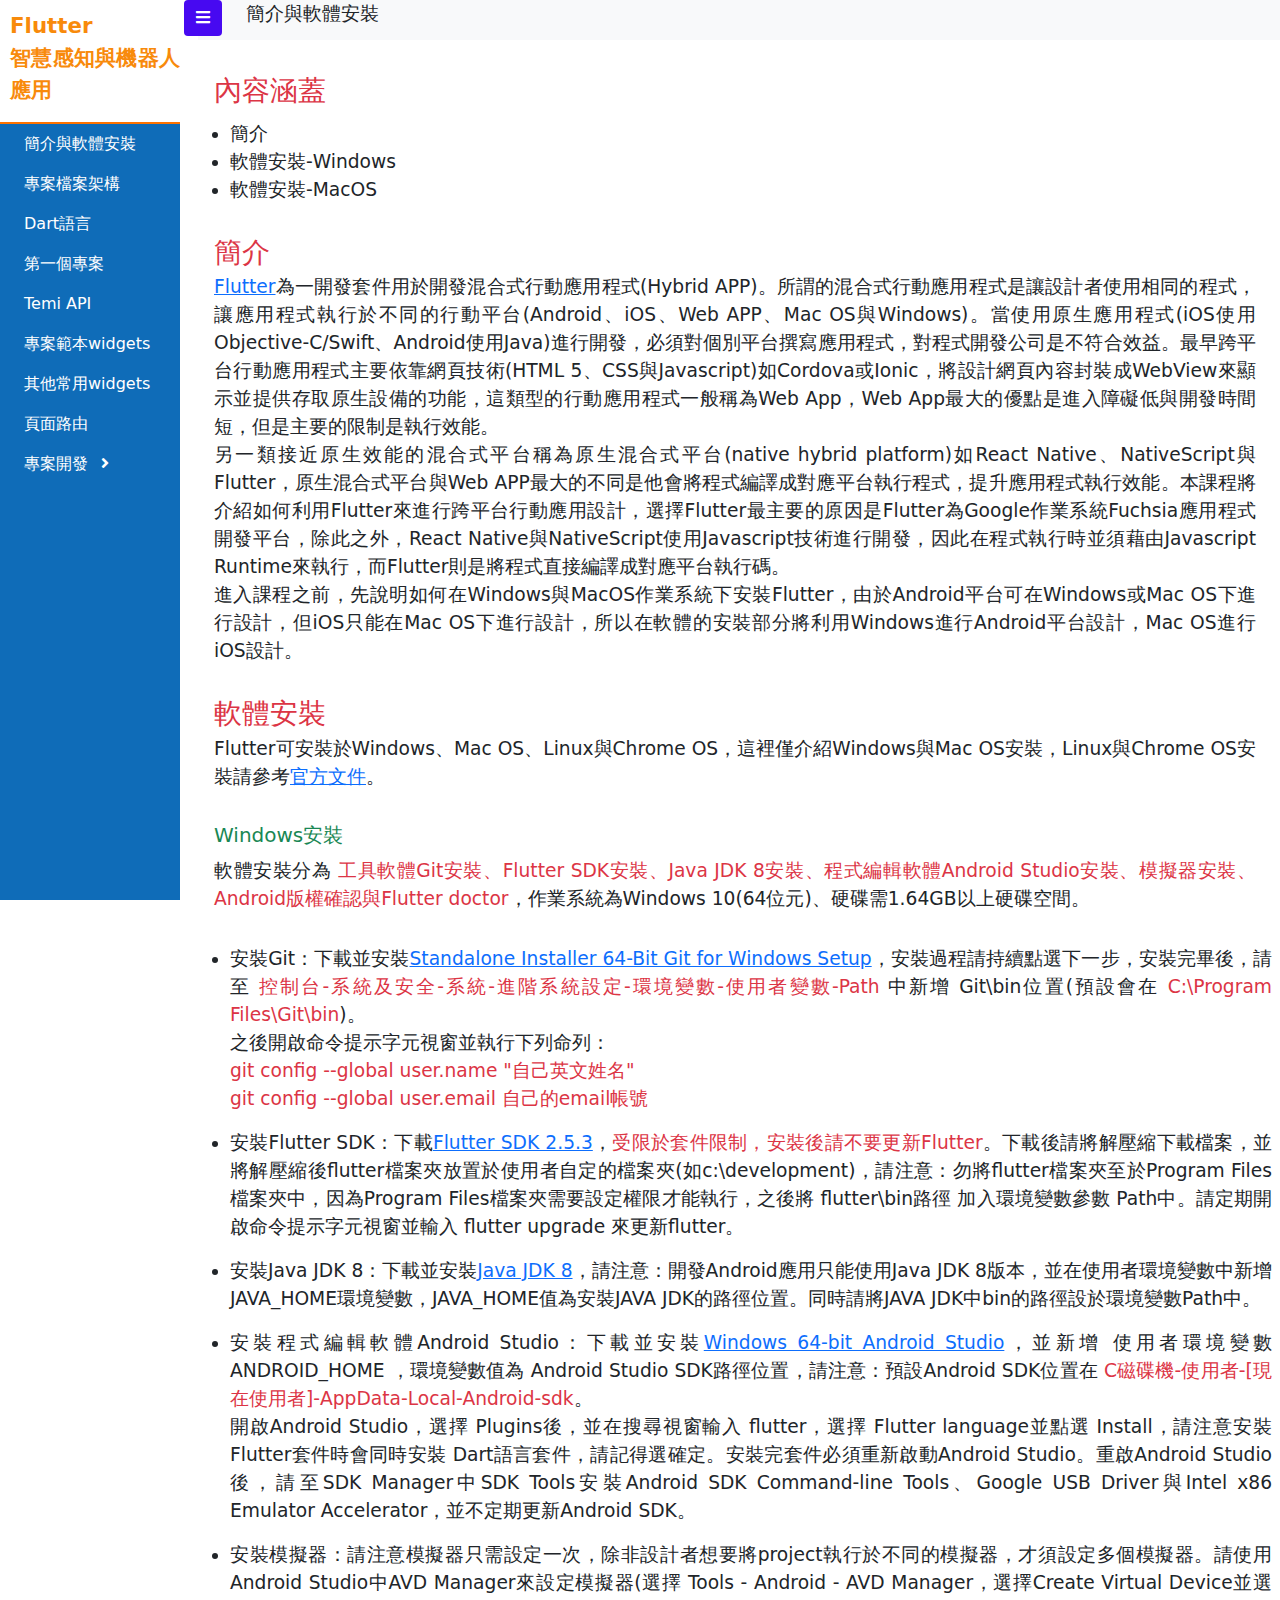
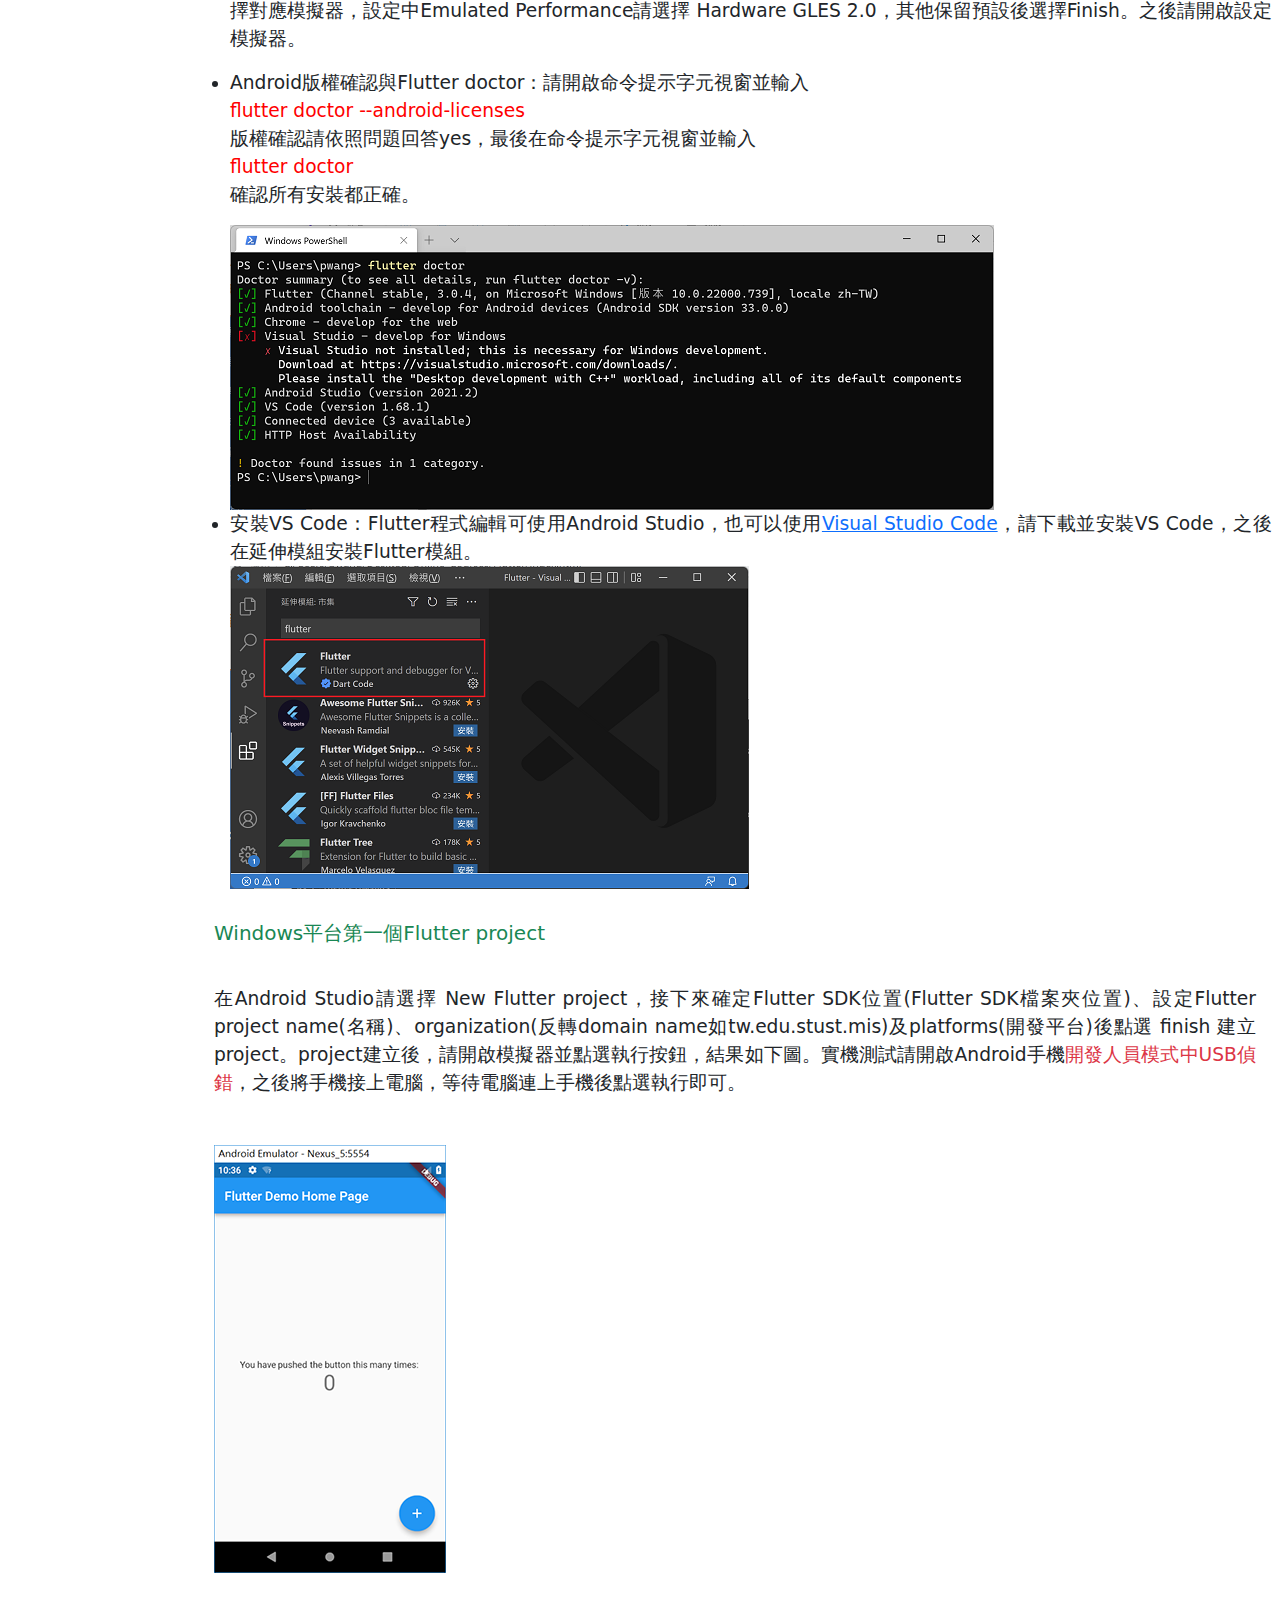
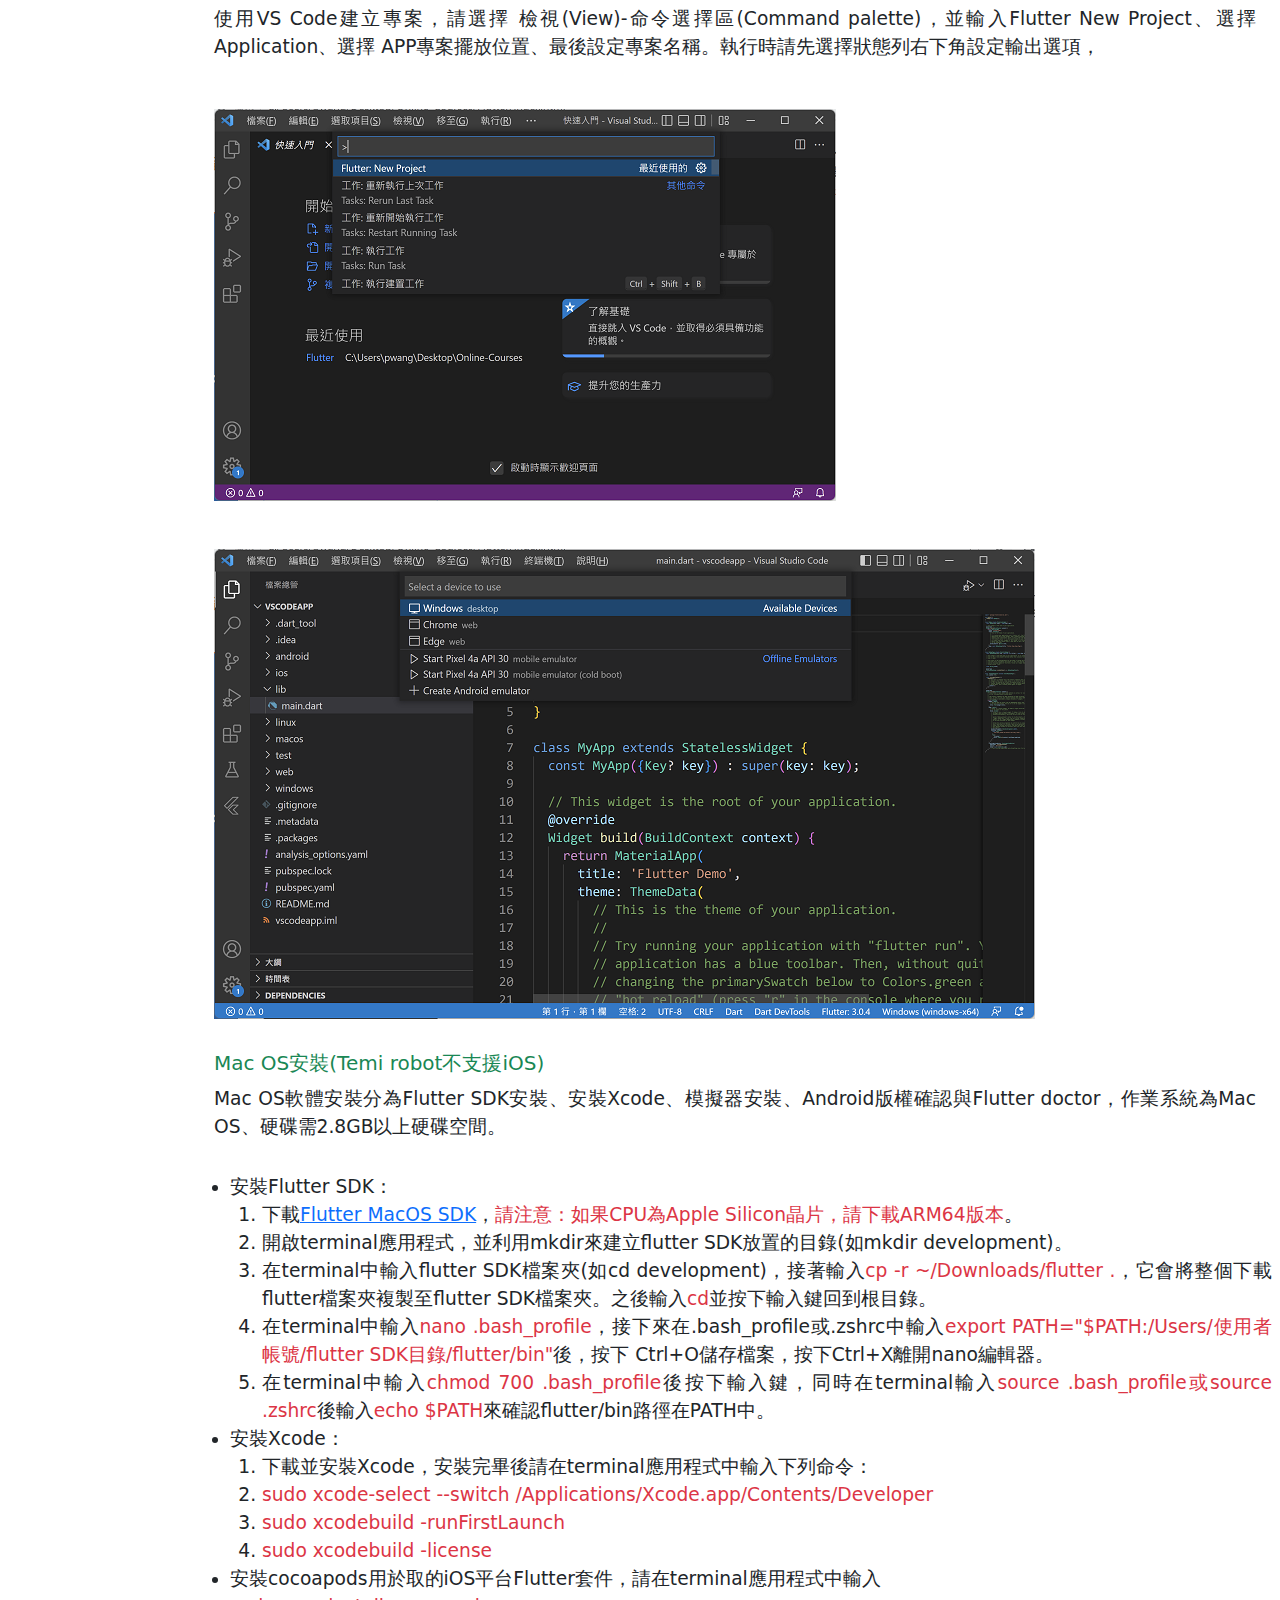
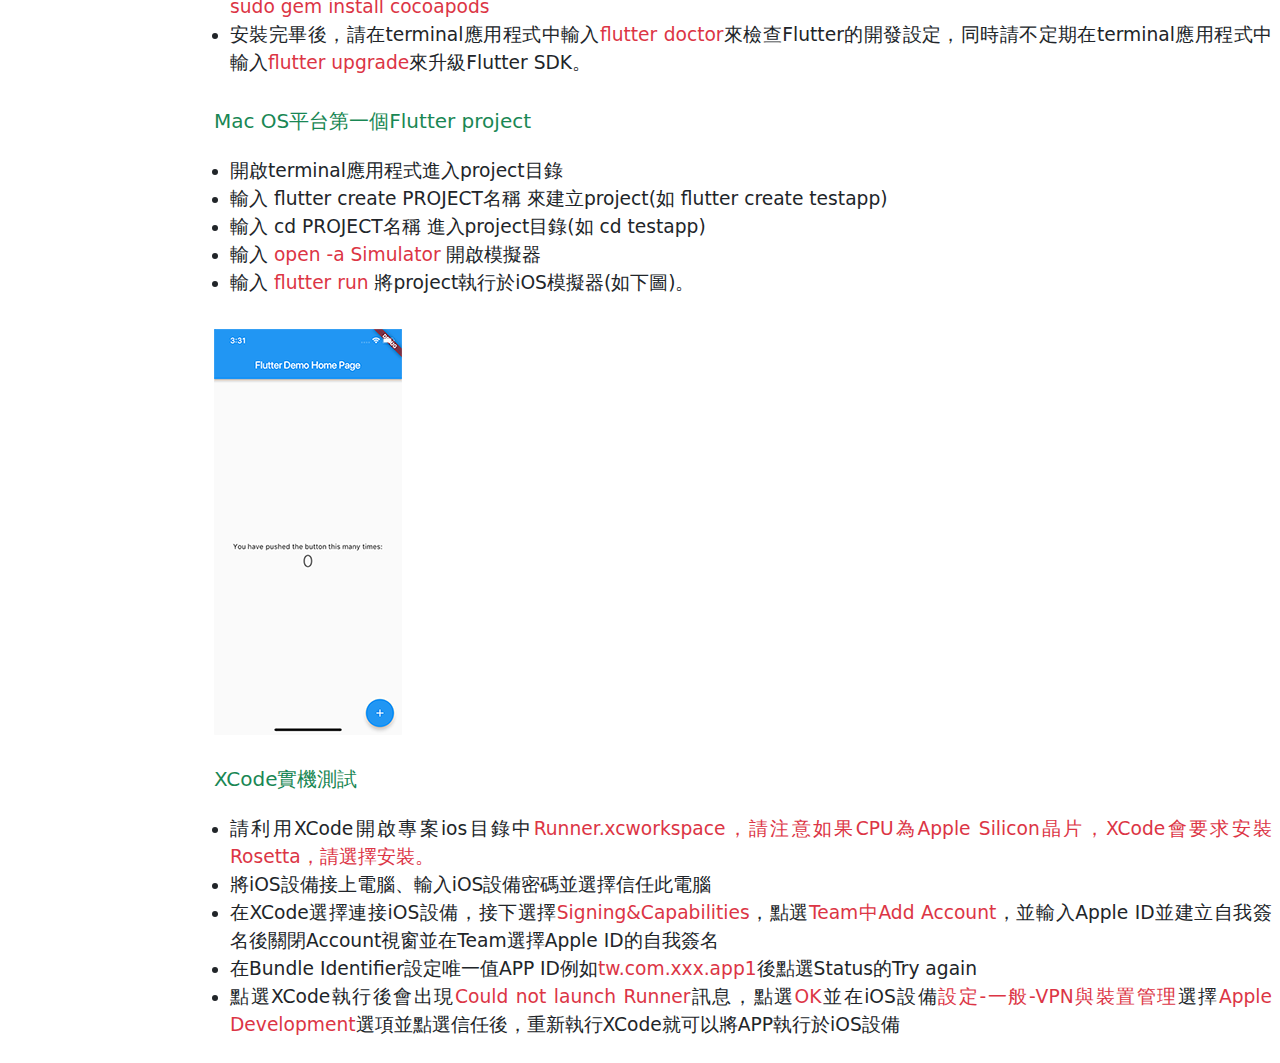
<file: index.html>
<!DOCTYPE html>
<html>
  <head>
    <meta charset="UTF-8" />
    <meta name="viewport" content="width=device-width, initial-scale=1.0" />
    <title>Flutter</title>
    <link href="css/bootstrap.min.css" rel="stylesheet"/>
    <link href="css/all.min.css" rel="stylesheet"/>
    <link rel="stylesheet" href="css/style.css" />
  </head>

  <body>

    <!-- Side-Nav -->
    <div class="side-navbar active-nav d-flex justify-content-between flex-wrap flex-column" id="sidebar">
      <ul class="nav flex-column text-white w-100">
        <li class="nav-item" style="background-color: #fff;padding-left:10px;padding-top:10px;border-bottom: rgb(255, 115, 0) 2px solid;font-size: 16pt;">
          <p style="color:rgb(248, 138, 11);font-weight: 700;">Flutter<br/>智慧感知與機器人應用</p>
        </li>
        <li class="mx-2">
          <span class="menuitem"><a href="index.html" class="nav-link">簡介與軟體安裝</a></span>
        </li>
        <li class="mx-2">
          <span class="menuitem"><a class="nav-link" href="project_structire.html">專案檔案架構</a></span>
        </li>
        <li class="mx-2">
          <span class="menuitem"><a class="nav-link" href="dart.html">Dart語言</a></span>
        </li>
        <li class="mx-2">
          <span class="menuitem"><a class="nav-link" href="first_project.html">第一個專案</a></span>
        </li>
        <li class="mx-2">
          <span class="menuitem"><a class="nav-link" href="temiapi.html">Temi API</a></span>
        </li>
        <li class="mx-2">
          <span class="menuitem"><a class="nav-link" href="material_widgets_1.html">專案範本widgets</a></span>
        </li>        
        <li class="mx-2">
          <span class="menuitem"><a class="nav-link" href="material_widgets_2.html">其他常用widgets</a></span>
        </li>
        <li class="mx-2">
          <span class="menuitem"><a class="nav-link" href="navigator_route.html">頁面路由</a></span>
        </li>
        <li class="nav-item">
          <div class="nav-link" href="#topic2" class="nav-item" data-bs-toggle="collapse" aria-expanded="false" aria-controls="topic2">
            <span class="mx-2">專案開發</span>
            <i class="fas fa-angle-right"></i>
          </div>
          <div class="collapse" id="topic2">
            <ul>
              <li class="menuitem"><a class="nav-link" href="project_1_launchicon.html">Launch icons</a></li>
              <li class="menuitem"><a class="nav-link" href="project_2_splashscreen.html">Splash screen</a></li>
              <li class="menuitem"><a class="nav-link" href="project_3_checklogin.html">是否登入</a></li>
              <li class="menuitem"><a class="nav-link" href="project_4_login.html">Login頁面</a></li>
            </ul>
          </div>
        </li>
            
      </ul>
    </div>


    <!-- Main Wrapper -->
    <div class="p-2 my-container active-cont">
      <!-- Breadcrumb -->
      <div class="bg-light px-5" aria-label="breadcrumb" style="height:40px;position:fixed;width:100%;top:0;">
        <a class="btn border-0" id="menu-btn" style="position:fixed"><i class="fas fa-bars"></i></a>
        <ol class="breadcrumb">
          <li class="breadcrumb-item">簡介與軟體安裝</li>
        </ol>
      </div>
      <!--End Top Nav -->

      <!-- main page -->
      <div style="margin-top:50px;">
        <h3 class="text-danger p-3">內容涵蓋</h3>
        <p class="px-3" style="margin-top:-20px;">
          <ul>
            <li>簡介</li>
            <li>軟體安裝-Windows</li>
            <li>軟體安裝-MacOS</li>
          </ul>
        </p>
        <h3 class="text-danger p-3">簡介</h3>
        <p class="px-3" style="margin-top:-20px;">
          <a href="https://flutter.io/">Flutter</a>為一開發套件用於開發混合式行動應用程式(Hybrid APP)。所謂的混合式行動應用程式是讓設計者使用相同的程式，讓應用程式執行於不同的行動平台(Android、iOS、Web APP、Mac OS與Windows)。當使用原生應用程式(iOS使用Objective-C/Swift、Android使用Java)進行開發，必須對個別平台撰寫應用程式，對程式開發公司是不符合效益。最早跨平台行動應用程式主要依靠網頁技術(HTML 5、CSS與Javascript)如Cordova或Ionic，將設計網頁內容封裝成WebView來顯示並提供存取原生設備的功能，這類型的行動應用程式一般稱為Web App，Web App最大的優點是進入障礙低與開發時間短，但是主要的限制是執行效能。<br/>
          另一類接近原生效能的混合式平台稱為原生混合式平台(native hybrid platform)如React Native、NativeScript與Flutter，原生混合式平台與Web APP最大的不同是他會將程式編譯成對應平台執行程式，提升應用程式執行效能。本課程將介紹如何利用Flutter來進行跨平台行動應用設計，選擇Flutter最主要的原因是Flutter為Google作業系統Fuchsia應用程式開發平台，除此之外，React Native與NativeScript使用Javascript技術進行開發，因此在程式執行時並須藉由Javascript Runtime來執行，而Flutter則是將程式直接編譯成對應平台執行碼。<br/>
          進入課程之前，先說明如何在Windows與MacOS作業系統下安裝Flutter，由於Android平台可在Windows或Mac OS下進行設計，但iOS只能在Mac OS下進行設計，所以在軟體的安裝部分將利用Windows進行Android平台設計，Mac OS進行iOS設計。
        </p>
        <h3 class="text-danger p-3">軟體安裝</h3>
        <p class="px-3" style="margin-top:-20px;">
          Flutter可安裝於Windows、Mac OS、Linux與Chrome OS，這裡僅介紹Windows與Mac OS安裝，Linux與Chrome OS安裝請參考<a href="https://docs.flutter.dev/get-started/install" target="_blank">官方文件</a>。
        </p>
        <h5 class="text-success p-3">Windows安裝</h5>
        <p class="p-3" style="margin-top:-30px;">軟體安裝分為 <span class="text-danger">工具軟體Git安裝、Flutter SDK安裝、Java JDK 8安裝、程式編輯軟體Android Studio安裝、模擬器安裝、Android版權確認與Flutter doctor</span>，作業系統為Windows 10(64位元)、硬碟需1.64GB以上硬碟空間。</p>
        <ul>
          <li>
            安裝Git：下載並安裝<a href="https://git-scm.com/download/win">Standalone Installer 64-Bit Git for Windows Setup</a>，安裝過程請持續點選下一步，安裝完畢後，請至 <span class="text-danger">控制台-系統及安全-系統-進階系統設定-環境變數-使用者變數-Path</span> 中新增 Git\bin位置(預設會在 <span class="text-danger">C:\Program Files\Git\bin</span>)。<br/>之後開啟命令提示字元視窗並執行下列命列：<br/><span class="text-danger">git config --global user.name "自己英文姓名"</span><br/><span class="text-danger">git config --global user.email 自己的email帳號</span><p></p>
          </li>
          <li>
            安裝Flutter SDK：下載<a href="https://docs.flutter.dev/development/tools/sdk/releases" target="_blank">Flutter SDK 2.5.3</a>，<span class="text-danger">受限於套件限制，安裝後請不要更新Flutter</span>。下載後請將解壓縮下載檔案，並將解壓縮後flutter檔案夾放置於使用者自定的檔案夾(如c:\development)，請注意：勿將flutter檔案夾至於Program Files檔案夾中，因為Program Files檔案夾需要設定權限才能執行，之後將 flutter\bin路徑 加入環境變數參數 Path中。請定期開啟命令提示字元視窗並輸入 flutter upgrade 來更新flutter。<p></p>
          </li>
          <li>
            安裝Java JDK 8：下載並安裝<a href="https://www.oracle.com/tw/java/technologies/javase/javase8u211-later-archive-downloads.html" target="_blank">Java JDK 8</a>，請注意：開發Android應用只能使用Java JDK 8版本，並在使用者環境變數中新增JAVA_HOME環境變數，JAVA_HOME值為安裝JAVA JDK的路徑位置。同時請將JAVA JDK中bin的路徑設於環境變數Path中。<p></p>
          </li>
          <li>
            安裝程式編輯軟體Android Studio：下載並安裝<a href="https://developer.android.com/studio" target="_blank">Windows 64-bit Android Studio</a>，並新增 使用者環境變數 ANDROID_HOME ，環境變數值為 Android Studio SDK路徑位置，請注意：預設Android SDK位置在 <span class="text-danger">C磁碟機-使用者-[現在使用者]-AppData-Local-Android-sdk</span>。<br/>開啟Android Studio，選擇 Plugins後，並在搜尋視窗輸入 flutter，選擇 Flutter language並點選 Install，請注意安裝Flutter套件時會同時安裝 Dart語言套件，請記得選確定。安裝完套件必須重新啟動Android Studio。重啟Android Studio後，請至SDK Manager中SDK Tools安裝Android SDK Command-line Tools、Google USB Driver與Intel x86 Emulator Accelerator，並不定期更新Android SDK。<p></p>
          </li>
          <li>
            安裝模擬器：請注意模擬器只需設定一次，除非設計者想要將project執行於不同的模擬器，才須設定多個模擬器。請使用Android Studio中AVD Manager來設定模擬器(選擇 Tools - Android - AVD Manager，選擇Create Virtual Device並選擇對應模擬器，設定中Emulated Performance請選擇 Hardware GLES 2.0，其他保留預設後選擇Finish。之後請開啟設定模擬器。<p></p>
          </li>
          <li>
            Android版權確認與Flutter doctor：請開啟命令提示字元視窗並輸入<br/><span style="color:#f00">flutter doctor --android-licenses</span><br/>版權確認請依照問題回答yes，最後在命令提示字元視窗並輸入<br/><span style="color:#f00">flutter doctor</span><br/>確認所有安裝都正確。<p></p>
          </li>
          <img src="imgs/introduction/flutter-doctor.png">
          <li>
            安裝VS Code：Flutter程式編輯可使用Android Studio，也可以使用<a href="https://code.visualstudio.com/" target="_blank">Visual Studio Code</a>，請下載並安裝VS Code，之後在延伸模組安裝Flutter模組。
          </li>
          <img src="imgs/introduction/vscode1.png">
        </ul>
        <h5 class="text-success p-3">Windows平台第一個Flutter project</h5>
        <p class="p-3">在Android Studio請選擇 New Flutter project，接下來確定Flutter SDK位置(Flutter SDK檔案夾位置)、設定Flutter project name(名稱)、organization(反轉domain name如tw.edu.stust.mis)及platforms(開發平台)後點選 finish 建立project。project建立後，請開啟模擬器並點選執行按鈕，結果如下圖。實機測試請開啟Android手機<span class="text-danger">開發人員模式中USB偵錯</span>，之後將手機接上電腦，等待電腦連上手機後點選執行即可。</p>
        <img src="imgs/introduction/wintestapp.png" class="p-3"/>
        <p class="p-3">
          使用VS Code建立專案，請選擇 檢視(View)-命令選擇區(Command palette)，並輸入Flutter New Project、選擇Application、選擇 APP專案擺放位置、最後設定專案名稱。執行時請先選擇狀態列右下角設定輸出選項，
        </p>
        <img src="imgs/introduction/vscode2.png" class="p-3"/><p></p>
        <img src="imgs/introduction/vscode3.png" class="p-3"/>
        
        <h5 class="text-success p-3">Mac OS安裝(Temi robot不支援iOS)</h5>
        <p class="p-3" style="margin-top:-30px;">Mac OS軟體安裝分為Flutter SDK安裝、安裝Xcode、模擬器安裝、Android版權確認與Flutter doctor，作業系統為Mac OS、硬碟需2.8GB以上硬碟空間。</p>
        <ul>
          <li>
            安裝Flutter SDK：
            <ol>
              <li>
                下載<a href="https://docs.flutter.dev/get-started/install/macos" target="_blank">Flutter MacOS SDK</a>，<span class="text-danger">請注意：如果CPU為Apple Silicon晶片，請下載ARM64版本</span>。
              </li>
              <li>
                開啟terminal應用程式，並利用mkdir來建立flutter SDK放置的目錄(如mkdir development)。
              </li>
              <li>
                在terminal中輸入flutter SDK檔案夾(如cd development)，接著輸入<text class="text-danger">cp -r ~/Downloads/flutter .</text>，它會將整個下載flutter檔案夾複製至flutter SDK檔案夾。之後輸入<text class="text-danger">cd</text>並按下輸入鍵回到根目錄。
              </li>
              <li>
                在terminal中輸入<span class="text-danger">nano .bash_profile</span>，接下來在.bash_profile或.zshrc中輸入<span class="text-danger">export PATH="$PATH:/Users/使用者帳號/flutter SDK目錄/flutter/bin"</span>後，按下 Ctrl+O儲存檔案，按下Ctrl+X離開nano編輯器。
              </li>
              <li>
                在terminal中輸入<span class="text-danger">chmod 700 .bash_profile</span>後按下輸入鍵，同時在terminal輸入<span class="text-danger">source .bash_profile或source .zshrc</span>後輸入<span class="text-danger">echo $PATH</span>來確認flutter/bin路徑在PATH中。
              </li>
            </ol>
          </li>
          <li>
            安裝Xcode：
            <ol>
              <li>下載並安裝Xcode，安裝完畢後請在terminal應用程式中輸入下列命令：</li>
              <li>
                <span class="text-danger">sudo xcode-select --switch /Applications/Xcode.app/Contents/Developer</span>
              </li>
              <li>
                <span class="text-danger">sudo xcodebuild -runFirstLaunch</span>
              </li>
              <li>
                <span class="text-danger">sudo xcodebuild -license</span>
              </li>
            </ol>
          </li>
          <li>
            安裝cocoapods用於取的iOS平台Flutter套件，請在terminal應用程式中輸入<br/><span class="text-danger">sudo gem install cocoapods</span>
          </li>
          <li>
            安裝完畢後，請在terminal應用程式中輸入<span class="text-danger">flutter doctor</span>來檢查Flutter的開發設定，同時請不定期在terminal應用程式中輸入<span class="text-danger">flutter upgrade</span>來升級Flutter SDK。
          </li>
        </ul>
        <h5 class="text-success p-3">Mac OS平台第一個Flutter project</h5>
          <ul>
            <li>
              開啟terminal應用程式進入project目錄
            </li>
            <li>
              輸入 flutter create PROJECT名稱 來建立project(如 flutter create testapp)
            </li>
            <li>
              輸入 cd PROJECT名稱 進入project目錄(如 cd testapp)
            </li>
            <li>
              輸入 <span class="text-danger">open -a Simulator</span> 開啟模擬器
            </li>
            <li>
              輸入 <span class="text-danger">flutter run</span> 將project執行於iOS模擬器(如下圖)。
            </li>
          </ul>
        <img src="imgs/introduction/maciPhoneX.png" class="p-3"/>
        <h5 class="text-success p-3">XCode實機測試</h5>
          <ul>
            <li>
              請利用XCode開啟專案ios目錄中<span class="text-danger">Runner.xcworkspace，請注意如果CPU為Apple Silicon晶片，XCode會要求安裝Rosetta，請選擇安裝。</span>
            </li>
            <li>
              將iOS設備接上電腦、輸入iOS設備密碼並選擇信任此電腦
            </li>
            <li>
              在XCode選擇連接iOS設備，接下選擇<span class="text-danger">Signing&Capabilities</span>，點選<span class="text-danger">Team中Add Account</span>，並輸入Apple ID並建立自我簽名後關閉Account視窗並在Team選擇Apple ID的自我簽名
            </li>
            <li>
              在Bundle Identifier設定唯一值APP ID例如<span class="text-danger">tw.com.xxx.app1</span>後點選Status的Try again
            </li>
            <li>
              點選XCode執行後會出現<span class="text-danger">Could not launch Runner</span>訊息，點選<span class="text-danger">OK</span>並在iOS設備<span class="text-danger">設定-一般-VPN與裝置管理</span>選擇<span class="text-danger">Apple Development</span>選項並點選信任後，重新執行XCode就可以將APP執行於iOS設備
            </li>
          </ul>
      </div>
    </div>

    <!-- bootstrap js -->
    <script src="js/popper.min.js"></script>
    <script src="js/bootstrap.bundle.min.js"></script>  
    
    <!-- custom js -->
    <script>
      var menu_btn = document.querySelector("#menu-btn");
      var sidebar = document.querySelector("#sidebar");
      var container = document.querySelector(".my-container");
      menu_btn.addEventListener("click", () => {
        sidebar.classList.toggle("active-nav");
        container.classList.toggle("active-cont");
      });
    </script>
  </body>
</html>
</file>
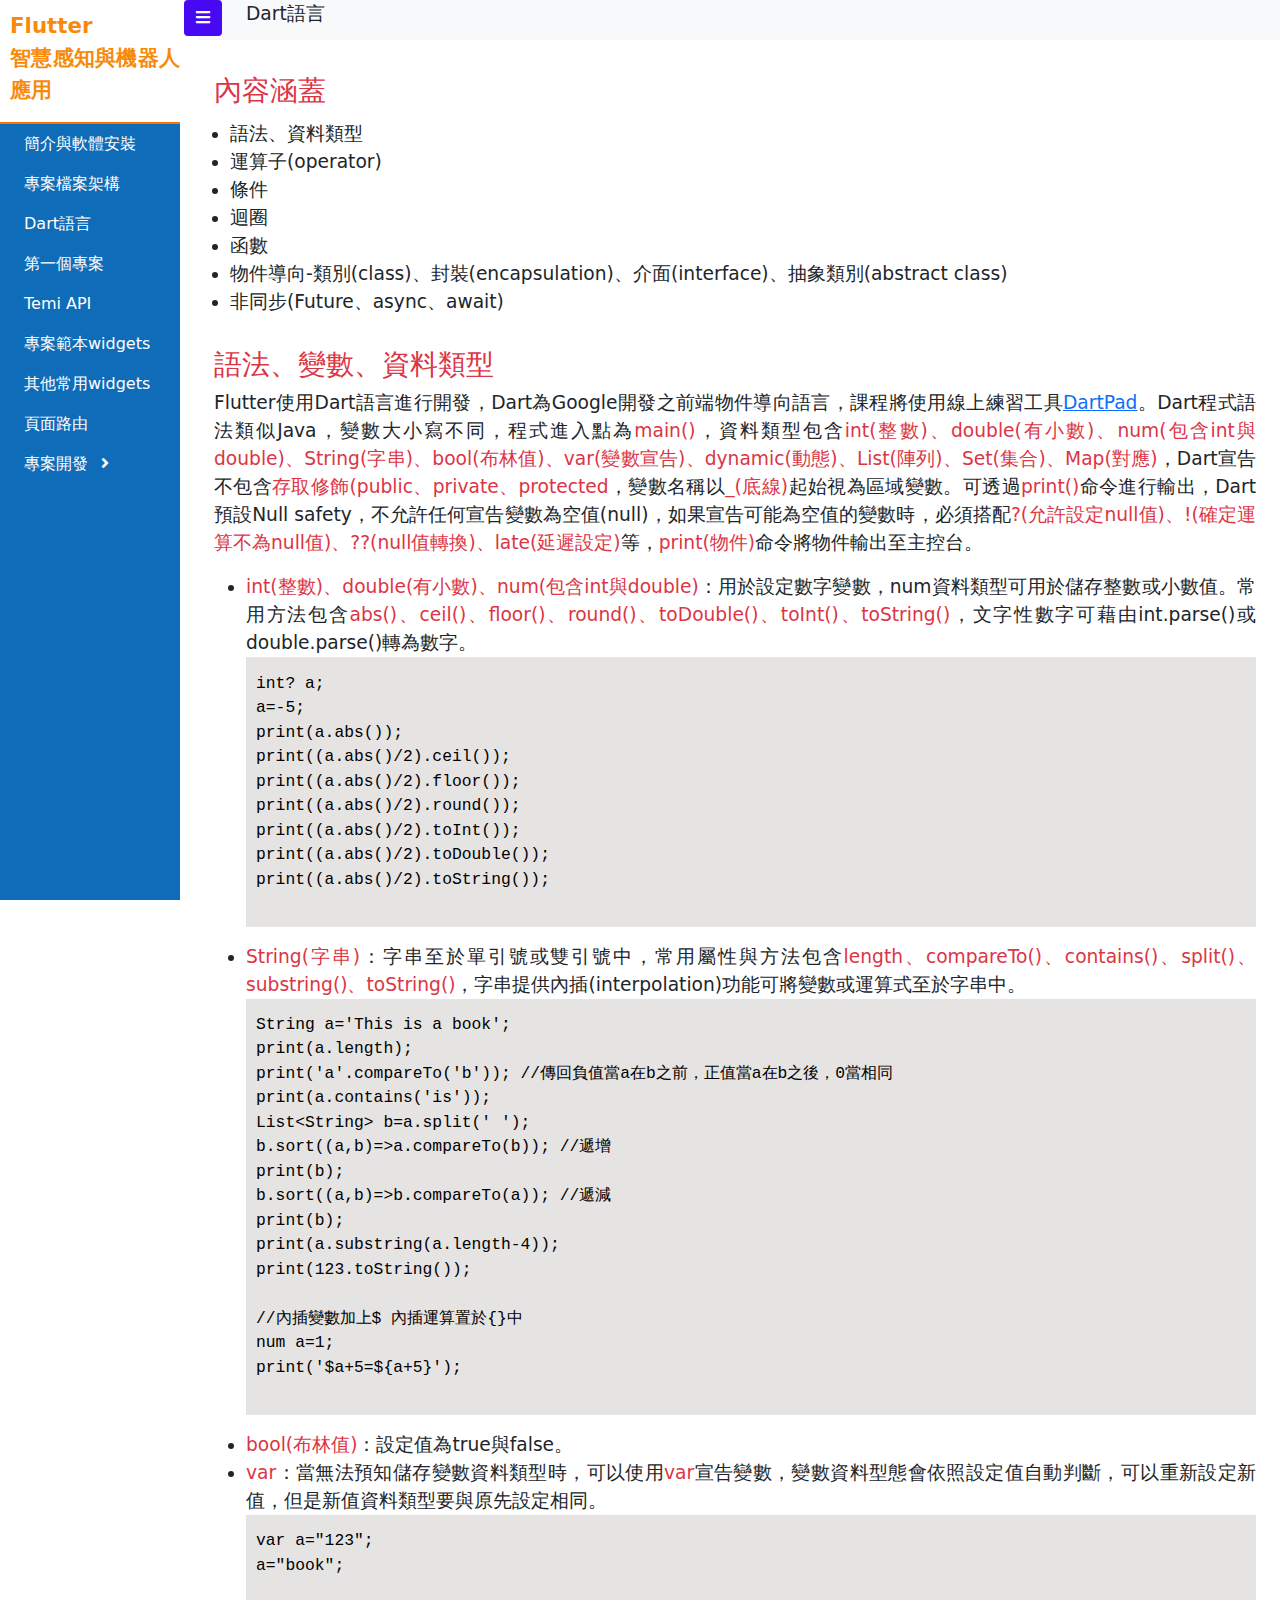
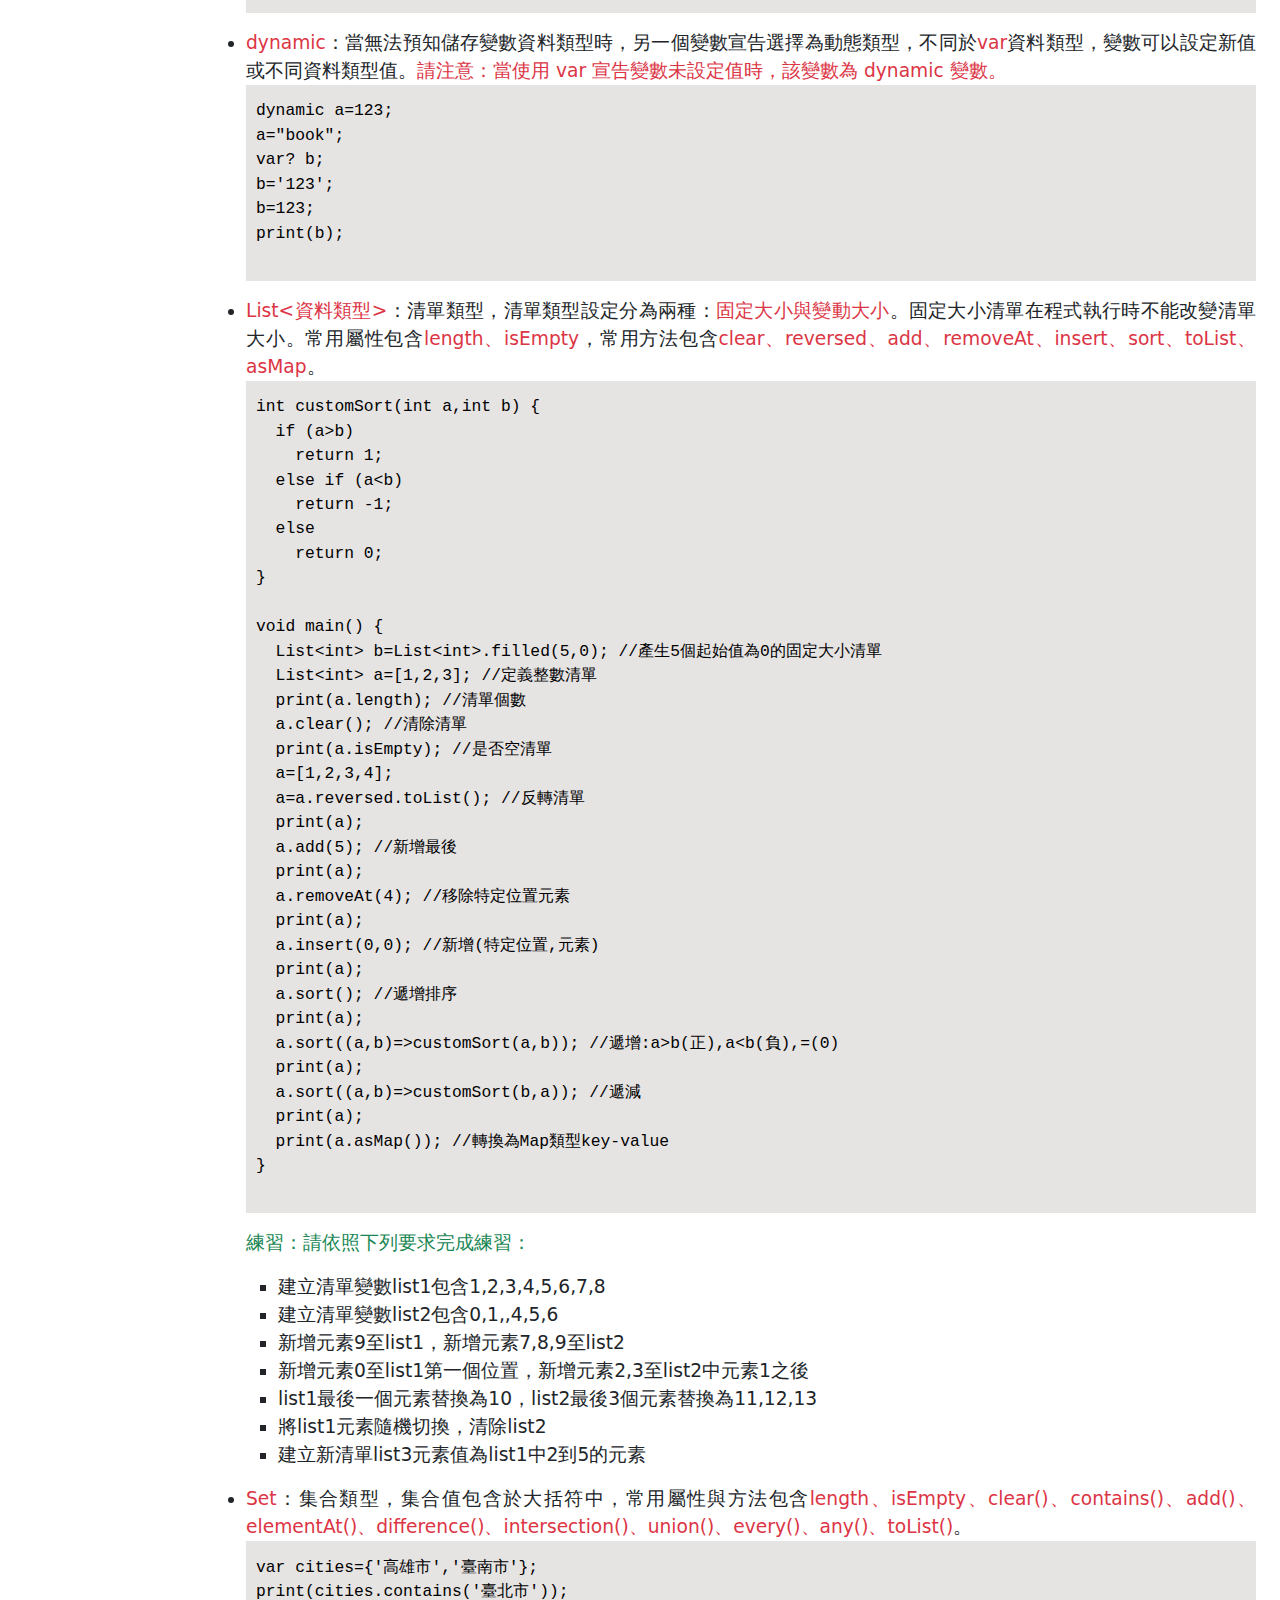
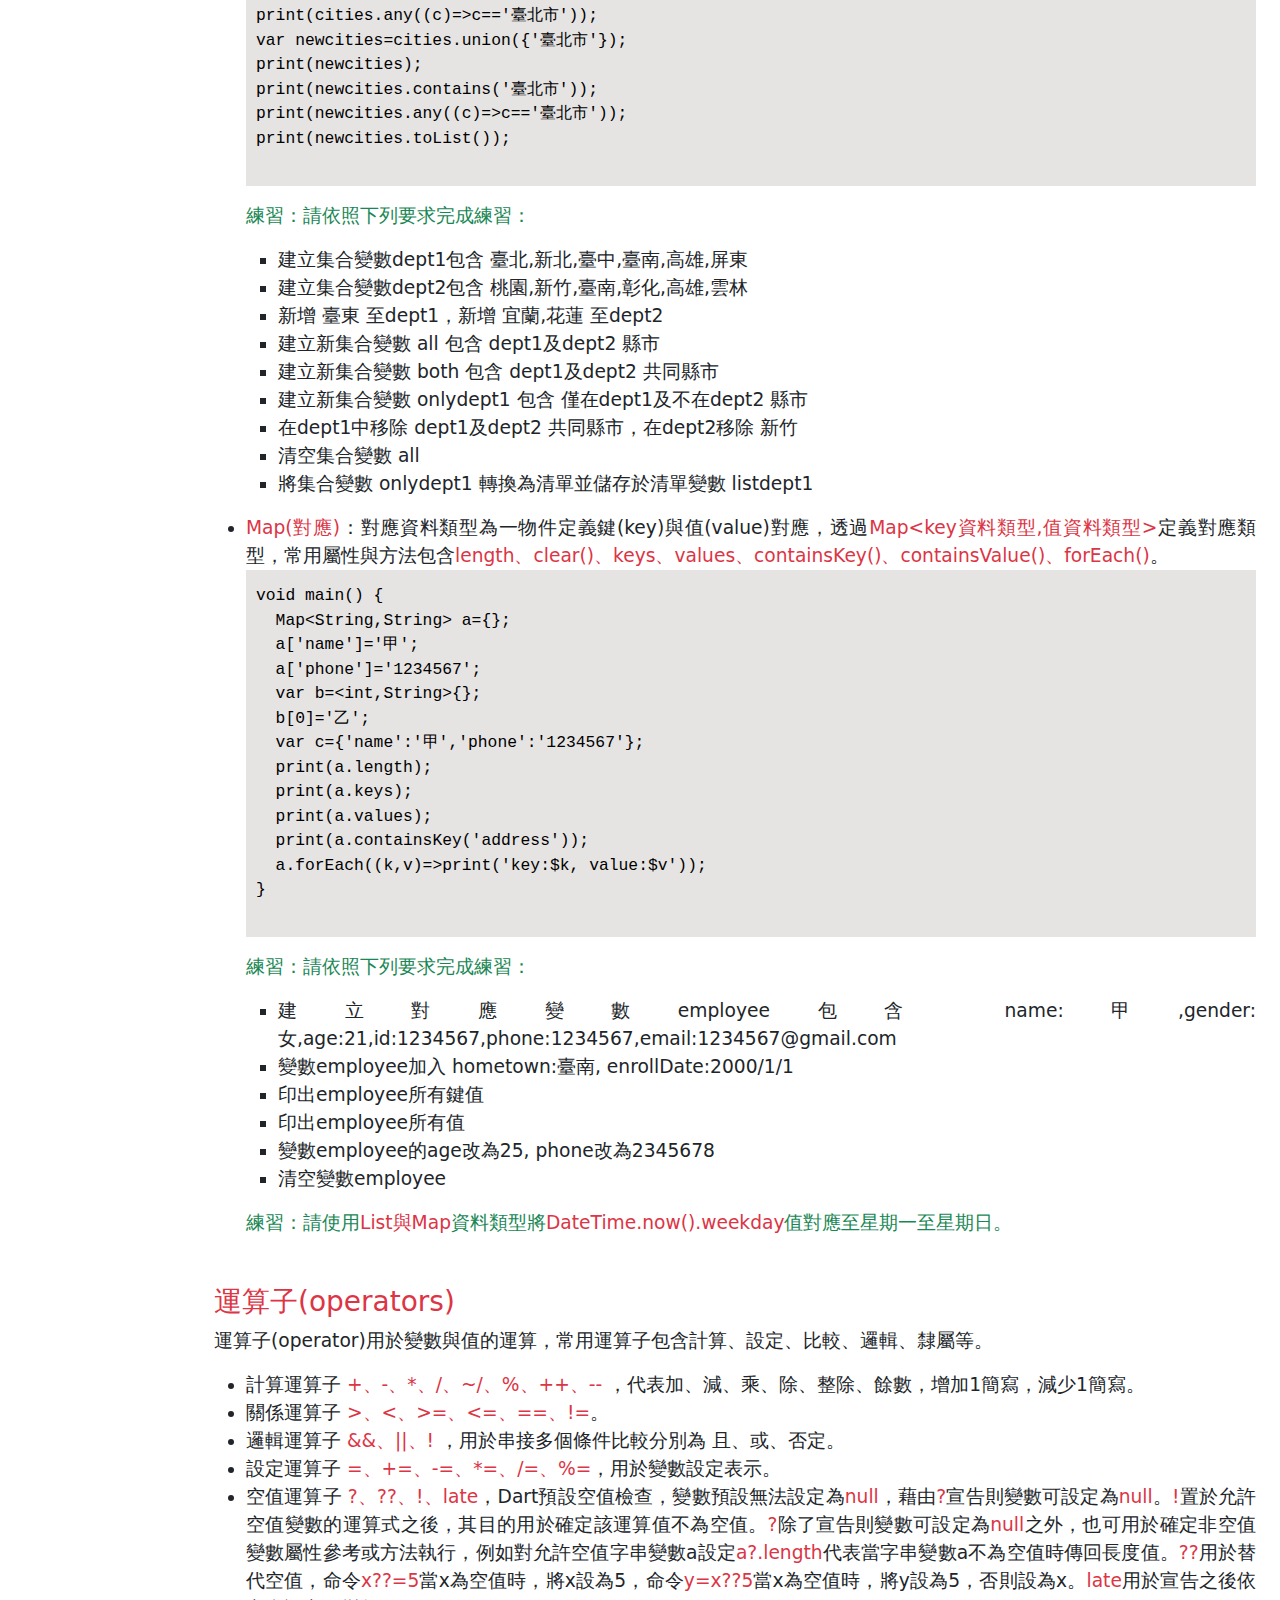
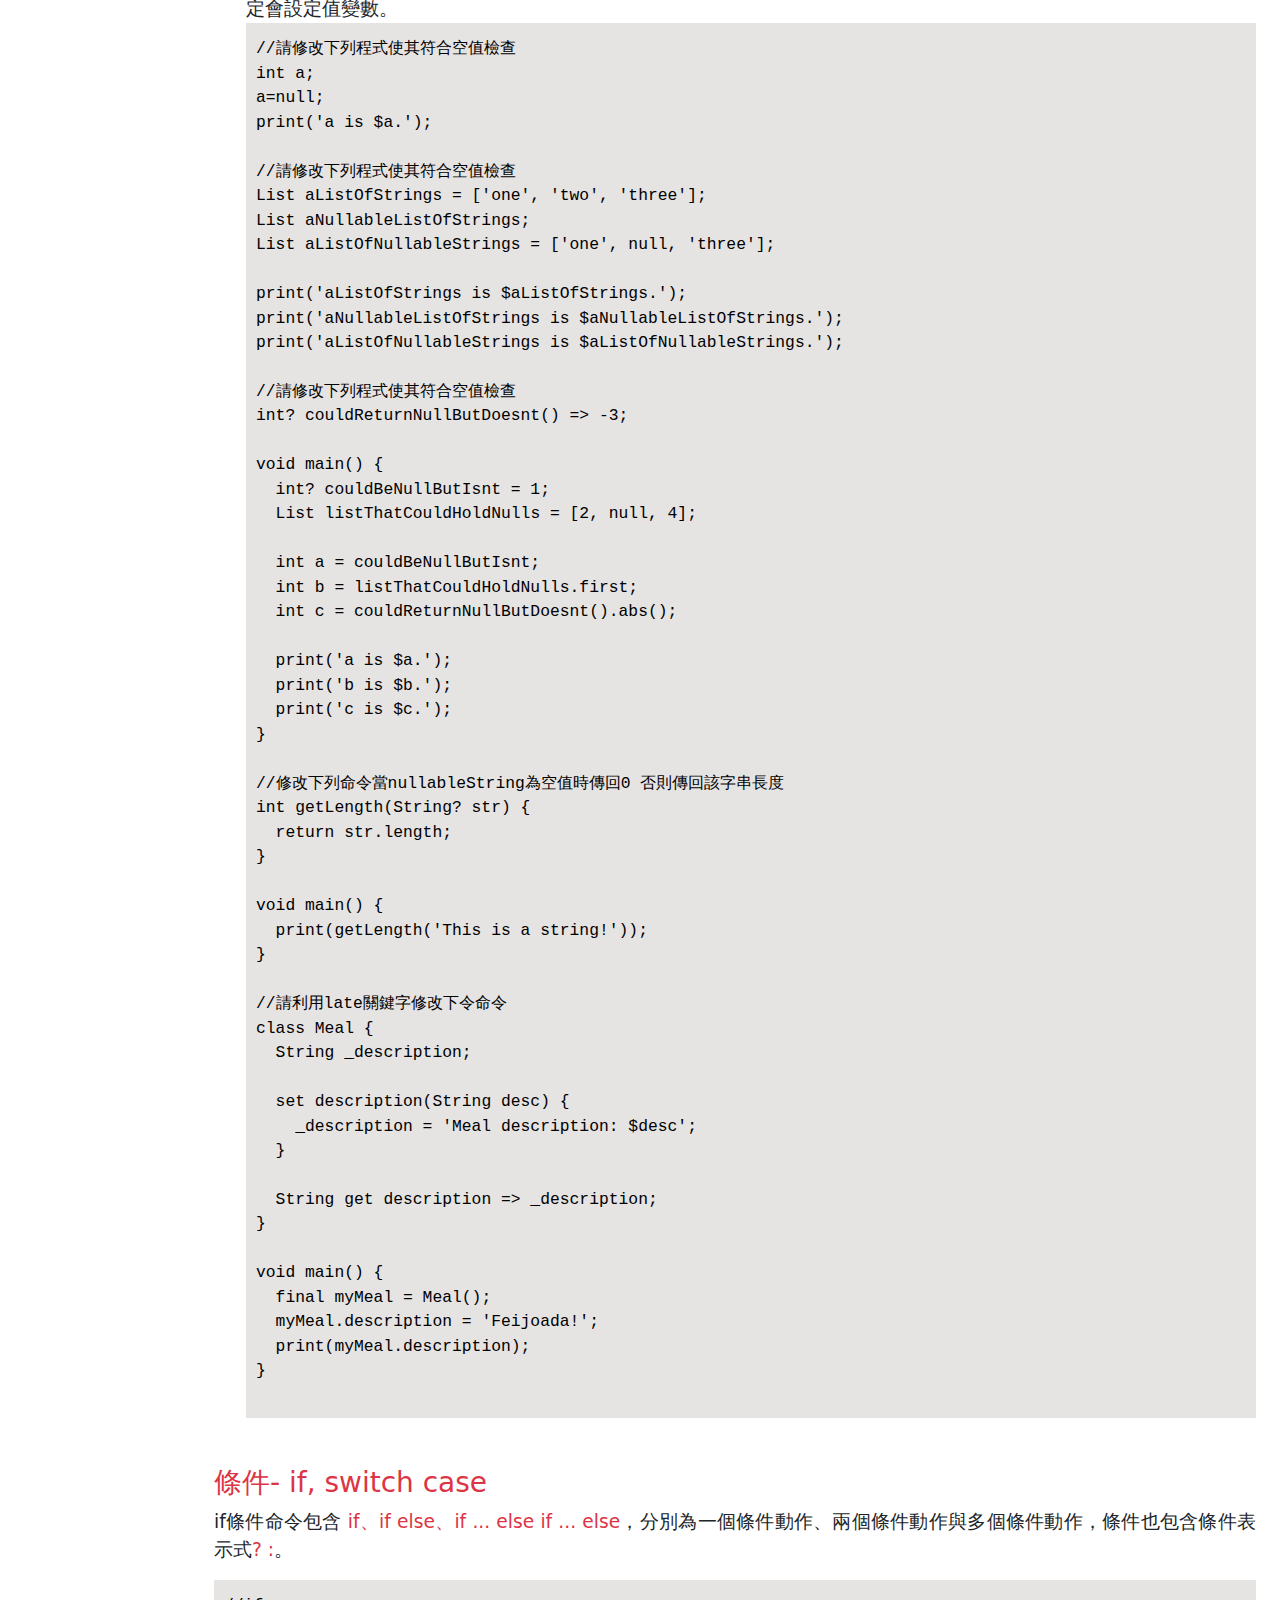
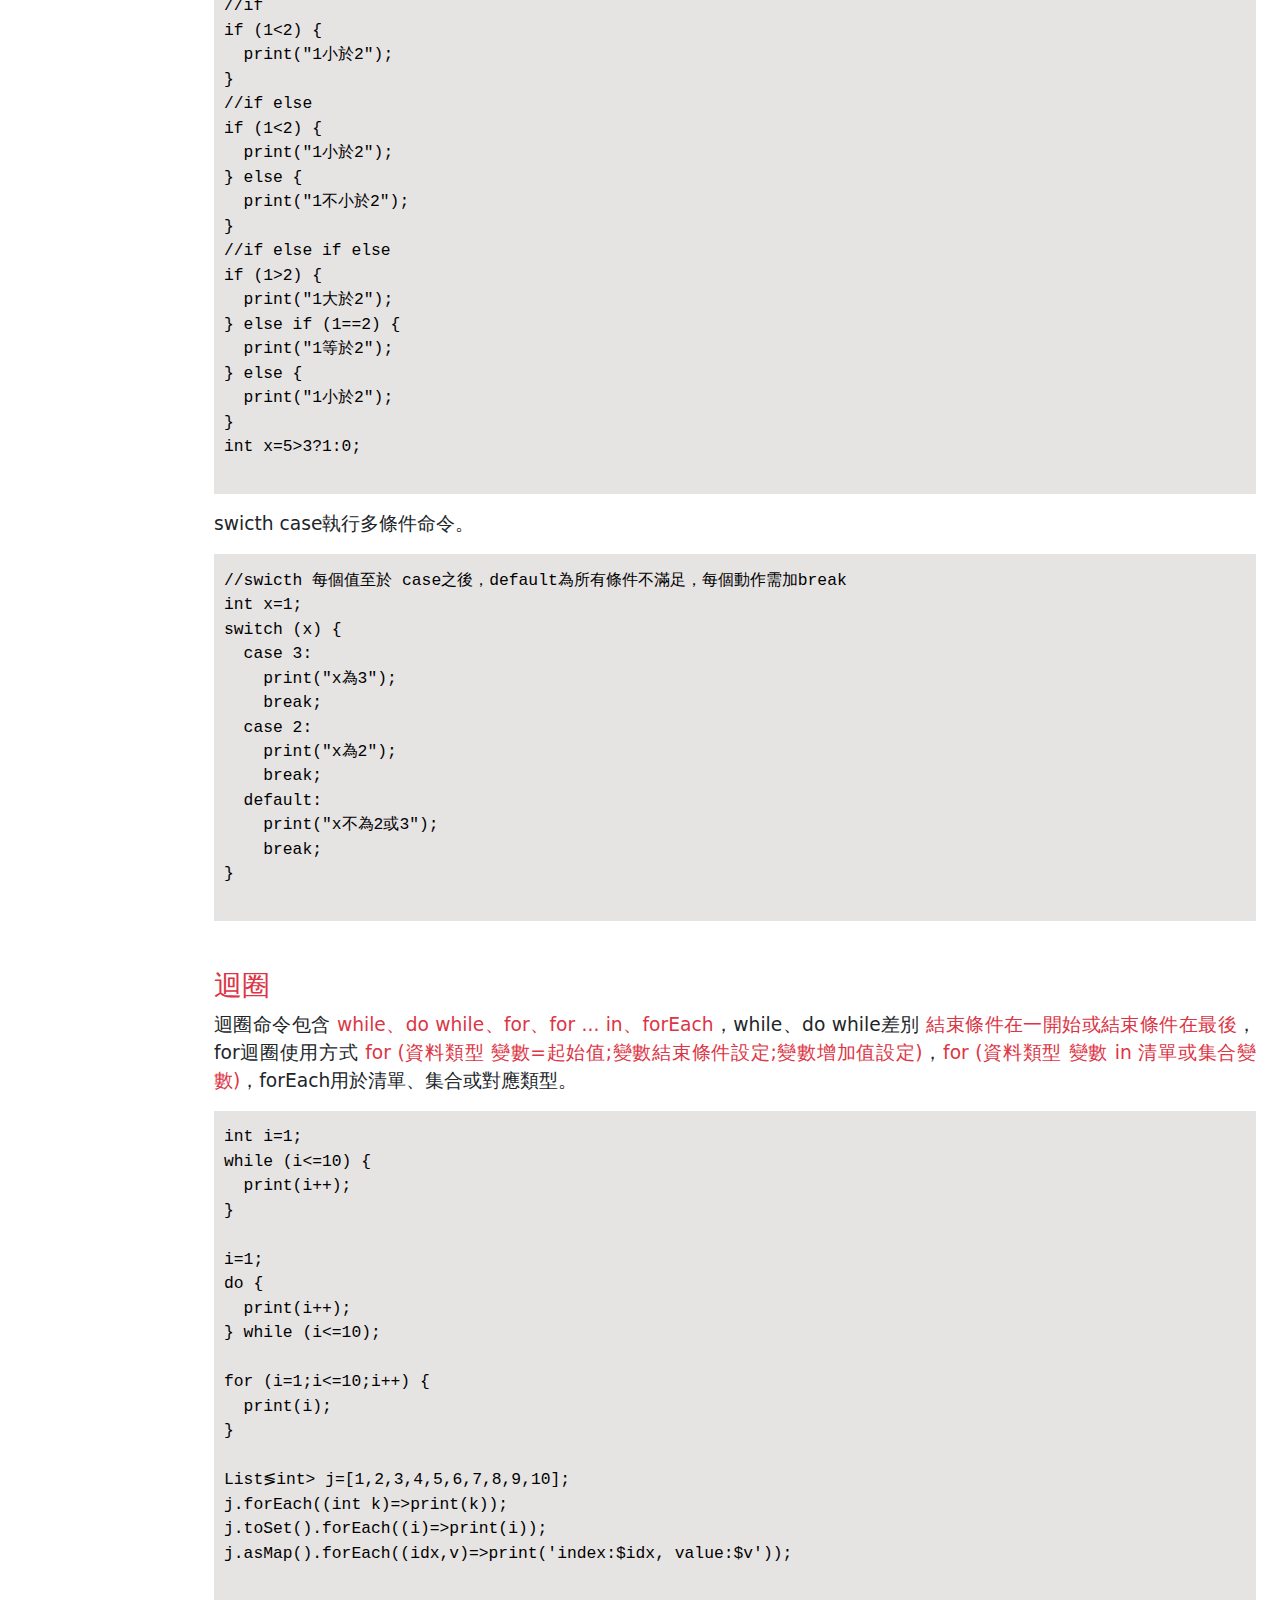
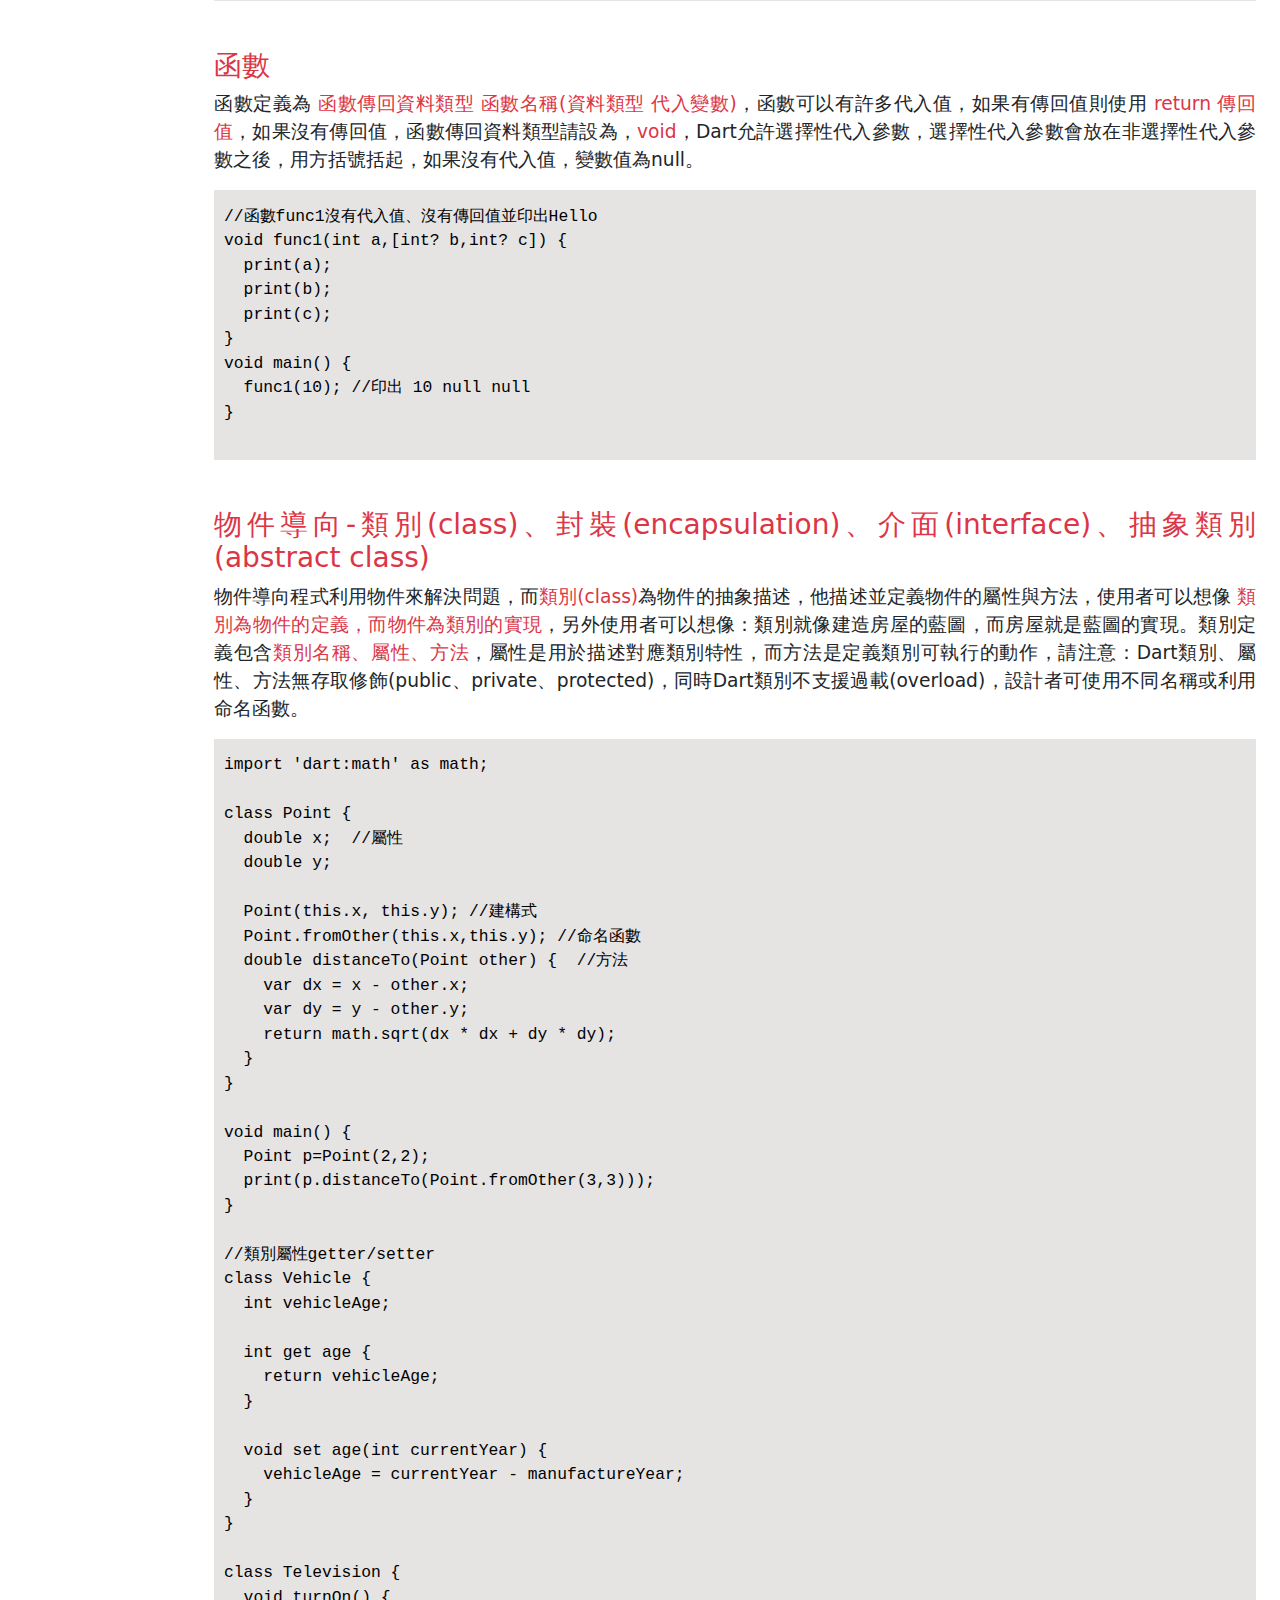
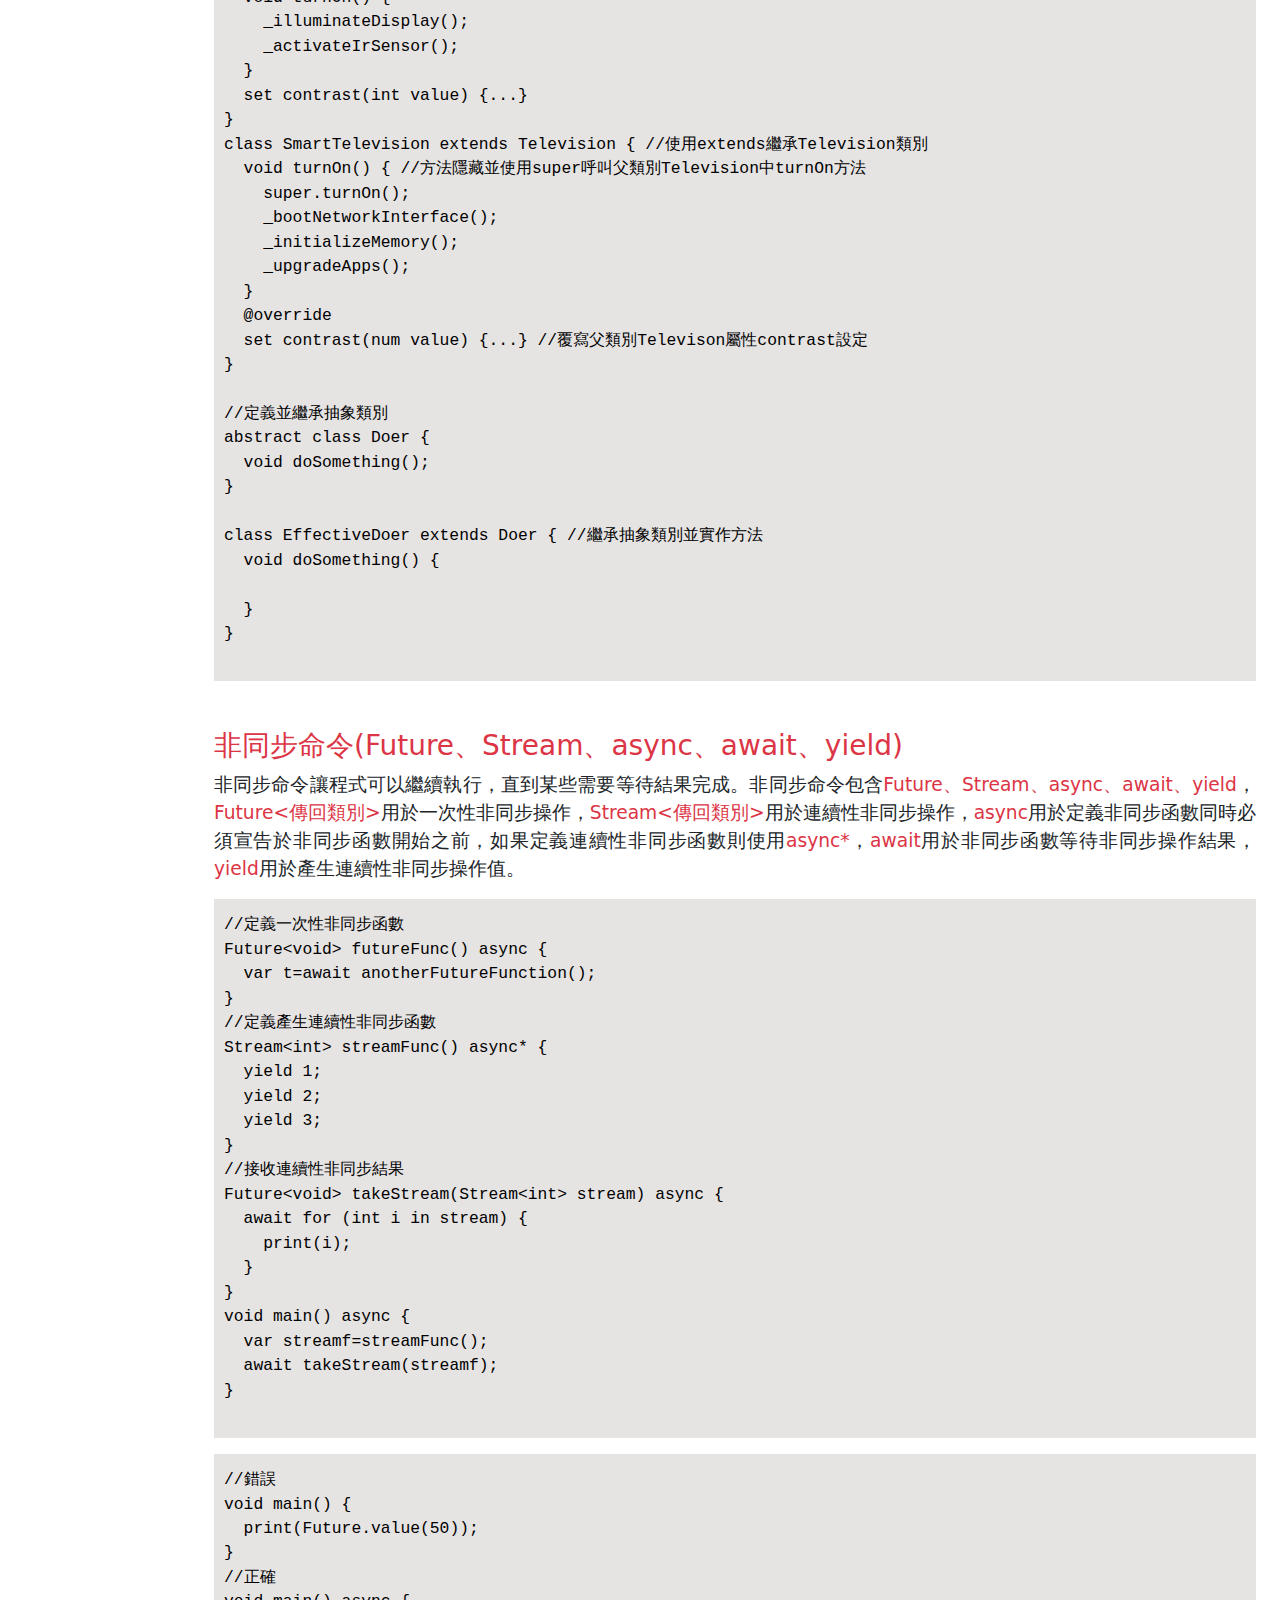
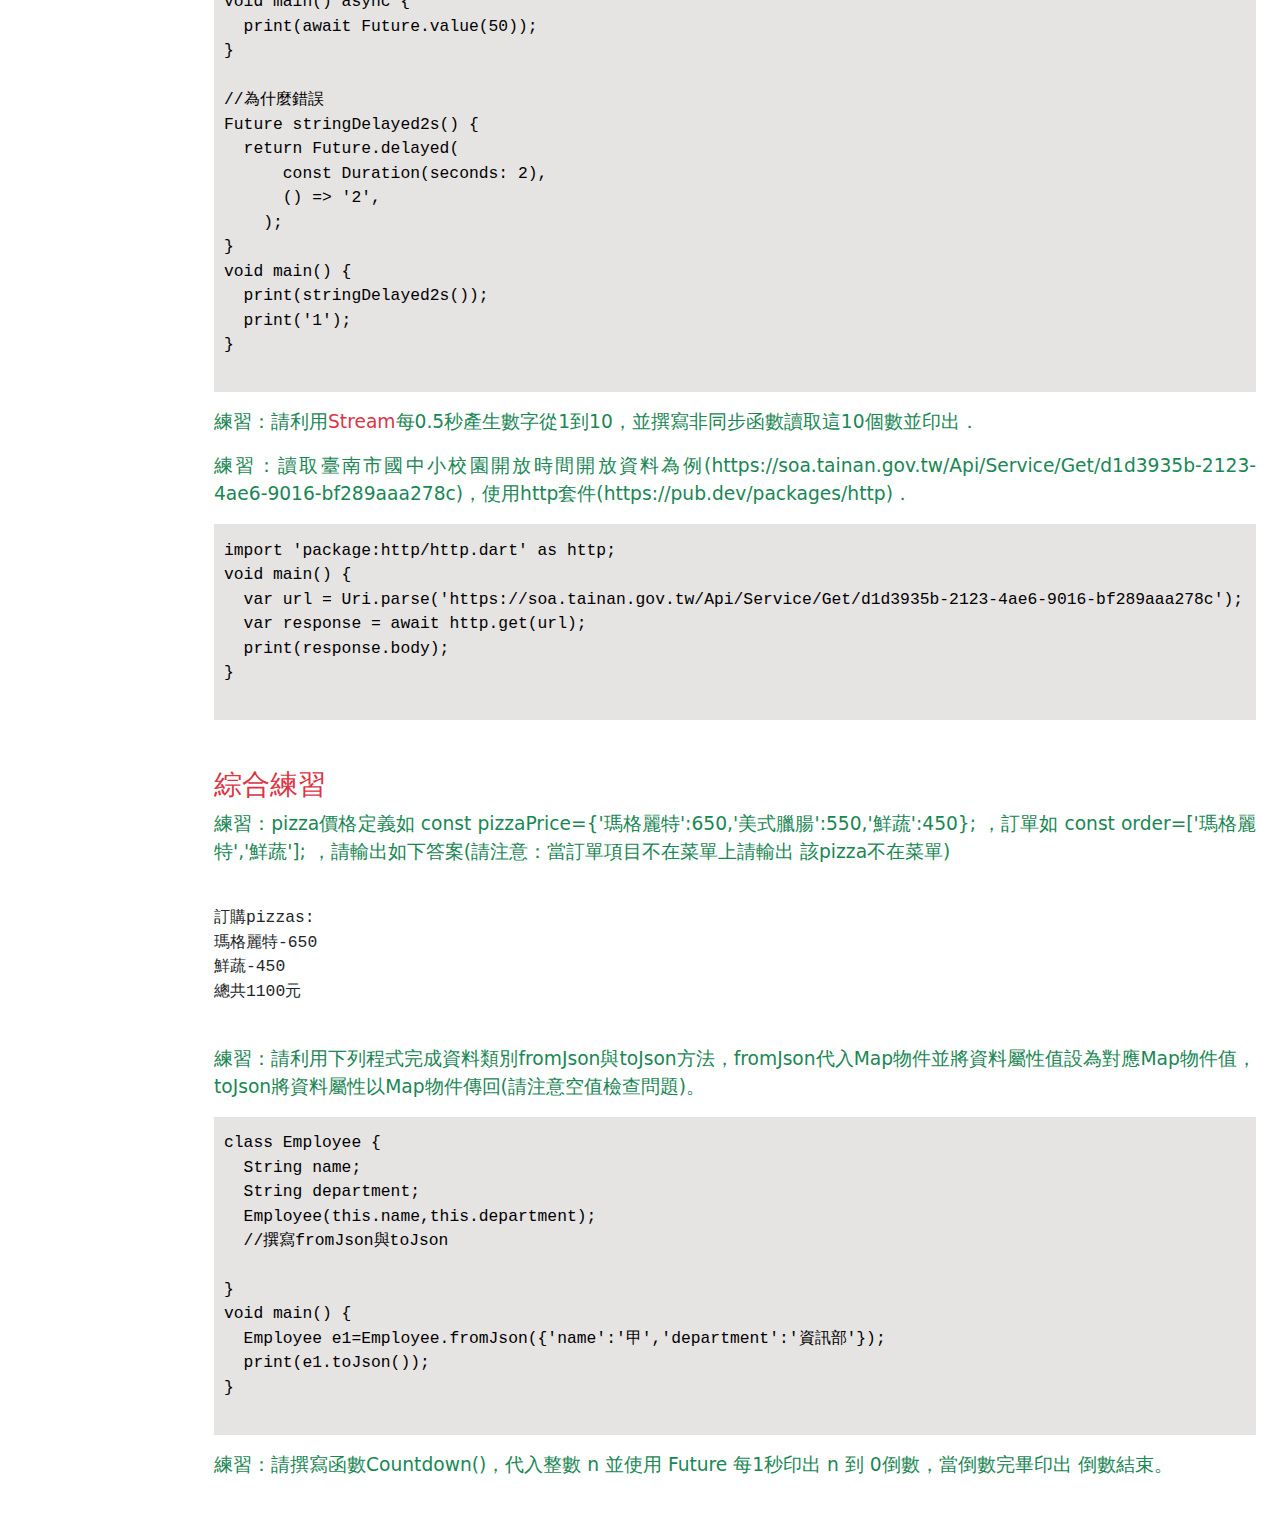
<file: dart.html>
<!DOCTYPE html>
<html>
  <head>
    <meta charset="UTF-8" />
    <meta name="viewport" content="width=device-width, initial-scale=1.0" />
    <title>Flutter</title>
    <link href="css/bootstrap.min.css" rel="stylesheet"/>
    <link href="css/all.min.css" rel="stylesheet"/>
    <link rel="stylesheet" href="css/style.css" />
  </head>

  <body>

    <!-- Side-Nav -->
    <div class="side-navbar active-nav d-flex justify-content-between flex-wrap flex-column" id="sidebar">
      <ul class="nav flex-column text-white w-100">
        <li class="nav-item" style="background-color: #fff;padding-left:10px;padding-top:10px;border-bottom: rgb(255, 115, 0) 2px solid;font-size: 16pt;">
          <p style="color:rgb(248, 138, 11);font-weight: 700;">Flutter<br/>智慧感知與機器人應用</p>
        </li>
        <li class="mx-2">
          <span class="menuitem"><a href="index.html" class="nav-link">簡介與軟體安裝</a></span>
        </li>
        <li class="mx-2">
          <span class="menuitem"><a class="nav-link" href="project_structire.html">專案檔案架構</a></span>
        </li>
        <li class="mx-2">
          <span class="menuitem"><a class="nav-link" href="dart.html">Dart語言</a></span>
        </li>
        <li class="mx-2">
          <span class="menuitem"><a class="nav-link" href="first_project.html">第一個專案</a></span>
        </li>
        <li class="mx-2">
          <span class="menuitem"><a class="nav-link" href="temiapi.html">Temi API</a></span>
        </li>
        <li class="mx-2">
          <span class="menuitem"><a class="nav-link" href="material_widgets_1.html">專案範本widgets</a></span>
        </li>        
        <li class="mx-2">
          <span class="menuitem"><a class="nav-link" href="material_widgets_2.html">其他常用widgets</a></span>
        </li>
        <li class="mx-2">
          <span class="menuitem"><a class="nav-link" href="navigator_route.html">頁面路由</a></span>
        </li>
        <li class="nav-item">
          <div class="nav-link" href="#topic2" class="nav-item" data-bs-toggle="collapse" aria-expanded="false" aria-controls="topic2">
            <span class="mx-2">專案開發</span>
            <i class="fas fa-angle-right"></i>
          </div>
          <div class="collapse" id="topic2">
            <ul>
              <li class="menuitem"><a class="nav-link" href="project_1_launchicon.html">Launch icons</a></li>
              <li class="menuitem"><a class="nav-link" href="project_2_splashscreen.html">Splash screen</a></li>
              <li class="menuitem"><a class="nav-link" href="project_3_checklogin.html">是否登入</a></li>
              <li class="menuitem"><a class="nav-link" href="project_4_login.html">Login頁面</a></li>
            </ul>
          </div>
        </li>
            
      </ul>
    </div>


    <!-- Main Wrapper -->
    <div class="p-2 my-container active-cont">
      <!-- Breadcrumb -->
      <div class="bg-light px-5" aria-label="breadcrumb" style="height:40px;position:fixed;width:100%;top:0;">
        <a class="btn border-0" id="menu-btn" style="position:fixed"><i class="fas fa-bars"></i></a>
        <ol class="breadcrumb">
          <li class="breadcrumb-item">Dart語言</li>
        </ol>
      </div>
      <!--End Top Nav -->

      <!-- main page -->
      <div style="margin-top:50px;">
        <h3 class="text-danger p-3">內容涵蓋</h3>
        <p class="px-3" style="margin-top:-20px;">
          <ul>
            <li>語法、資料類型</li>
            <li>運算子(operator)</li>
            <li>條件</li>
            <li>迴圈</li>
            <li>函數</li>
            <li>物件導向-類別(class)、封裝(encapsulation)、介面(interface)、抽象類別(abstract class)</li>
            <li>非同步(Future、async、await)</li>
          </ul>
        </p>
        <div class="p-3">
          <h3 class="text-danger">語法、變數、資料類型</h3>
          <p>
            Flutter使用Dart語言進行開發，Dart為Google開發之前端物件導向語言，課程將使用線上練習工具<a href="https://dartpad.dev/?" target="_blank">DartPad</a>。Dart程式語法類似Java，變數大小寫不同，程式進入點為<span class="text-danger">main()</span>，資料類型包含<span class="text-danger">int(整數)、double(有小數)、num(包含int與double)、String(字串)、bool(布林值)、var(變數宣告)、dynamic(動態)、List(陣列)、Set(集合)、Map(對應)</span>，Dart宣告不包含<span class="text-danger">存取修飾(public、private、protected</span>，變數名稱以<span class="text-danger">_(底線)</span>起始視為區域變數。可透過<span class="text-danger">print()</span>命令進行輸出，Dart預設Null safety，不允許任何宣告變數為空值(null)，如果宣告可能為空值的變數時，必須搭配<span class="text-danger">?(允許設定null值)、!(確定運算不為null值)、??(null值轉換)、late(延遲設定)</span>等，<span class="text-danger">print(物件)</span>命令將物件輸出至主控台。
            <ul>
              <li>
                <span class="text-danger">int(整數)、double(有小數)、num(包含int與double)</span>：用於設定數字變數，num資料類型可用於儲存整數或小數值。常用方法包含<span class="text-danger">abs()、ceil()、floor()、round()、toDouble()、toInt()、toString()</span>，文字性數字可藉由int.parse()或double.parse()轉為數字。
                <pre><code>
int? a;
a=-5;
print(a.abs());
print((a.abs()/2).ceil());
print((a.abs()/2).floor());
print((a.abs()/2).round());
print((a.abs()/2).toInt());
print((a.abs()/2).toDouble());
print((a.abs()/2).toString());
                </code></pre>             
              </li>
              <li>
                <span class="text-danger">String(字串)</span>：字串至於單引號或雙引號中，常用屬性與方法包含<span class="text-danger">length、compareTo()、contains()、split()、substring()、toString()</span>，字串提供內插(interpolation)功能可將變數或運算式至於字串中。
                <pre><code>
String a='This is a book';
print(a.length);
print('a'.compareTo('b')); //傳回負值當a在b之前，正值當a在b之後，0當相同
print(a.contains('is'));
List&lt;String&gt; b=a.split(' ');
b.sort((a,b)=>a.compareTo(b)); //遞增
print(b);
b.sort((a,b)=>b.compareTo(a)); //遞減
print(b);
print(a.substring(a.length-4));
print(123.toString());

//內插變數加上$ 內插運算置於{}中
num a=1;
print('$a+5=${a+5}');
                </code></pre>             
              </li>
              <li>
                <span class="text-danger">bool(布林值)</span>：設定值為true與false。            
              </li>
              <li>
                <span class="text-danger">var</span>：當無法預知儲存變數資料類型時，可以使用<span class="text-danger">var</span>宣告變數，變數資料型態會依照設定值自動判斷，可以重新設定新值，但是新值資料類型要與原先設定相同。
                <pre><code>
var a="123";
a="book";
                </code></pre>             
              </li>             
              <li>
                <span class="text-danger">dynamic</span>：當無法預知儲存變數資料類型時，另一個變數宣告選擇為動態類型，不同於<span class="text-danger">var</span>資料類型，變數可以設定新值或不同資料類型值。<span class="text-danger">請注意：當使用 var 宣告變數未設定值時，該變數為 dynamic 變數。</span>
                <pre><code>
dynamic a=123;
a="book";
var? b;
b='123';
b=123;
print(b);
                </code></pre>         
              </li>
              <li>
                <span class="text-danger">List&lt;資料類型&gt;</span>：清單類型，清單類型設定分為兩種：<span class="text-danger">固定大小與變動大小</span>。固定大小清單在程式執行時不能改變清單大小。常用屬性包含<span class="text-danger">length、isEmpty</span>，常用方法包含<span class="text-danger">clear、reversed、add、removeAt、insert、sort、toList、asMap</span>。
                <pre><code>
int customSort(int a,int b) {
  if (a&gt;b)
    return 1;
  else if (a&lt;b)
    return -1;
  else
    return 0;
}

void main() {
  List&lt;int&gt; b=List&lt;int&gt;.filled(5,0); //產生5個起始值為0的固定大小清單
  List&lt;int&gt; a=[1,2,3]; //定義整數清單
  print(a.length); //清單個數
  a.clear(); //清除清單
  print(a.isEmpty); //是否空清單
  a=[1,2,3,4];
  a=a.reversed.toList(); //反轉清單
  print(a);
  a.add(5); //新增最後
  print(a);
  a.removeAt(4); //移除特定位置元素
  print(a);
  a.insert(0,0); //新增(特定位置,元素)
  print(a);
  a.sort(); //遞增排序
  print(a);
  a.sort((a,b)=>customSort(a,b)); //遞增:a&gt;b(正),a&lt;b(負),=(0)
  print(a);
  a.sort((a,b)=>customSort(b,a)); //遞減
  print(a);
  print(a.asMap()); //轉換為Map類型key-value
}
                </code></pre>
                <p class="text-success">練習：請依照下列要求完成練習：
                  <ul>
                    <li style="list-style:square">
                      建立清單變數list1包含1,2,3,4,5,6,7,8
                    </li>
                    <li style="list-style:square">
                      建立清單變數list2包含0,1,,4,5,6
                    </li>
                    <li style="list-style:square">
                      新增元素9至list1，新增元素7,8,9至list2
                    </li>
                    <li style="list-style:square">
                      新增元素0至list1第一個位置，新增元素2,3至list2中元素1之後
                    </li>
                    <li style="list-style:square">
                      list1最後一個元素替換為10，list2最後3個元素替換為11,12,13
                    </li>
                    <li style="list-style:square">
                      將list1元素隨機切換，清除list2
                    </li>
                    <li style="list-style:square">
                      建立新清單list3元素值為list1中2到5的元素
                    </li>
                  </ul>
                </p>      
              </li>
              <li>
                <span class="text-danger">Set</span>：集合類型，集合值包含於大括符中，常用屬性與方法包含<span class="text-danger">length、isEmpty、clear()、contains()、add()、elementAt()、difference()、intersection()、union()、every()、any()、toList()</span>。
                <pre><code>
var cities={'高雄市','臺南市'};
print(cities.contains('臺北市'));
print(cities.any((c)=>c=='臺北市'));
var newcities=cities.union({'臺北市'});
print(newcities);
print(newcities.contains('臺北市'));
print(newcities.any((c)=>c=='臺北市'));
print(newcities.toList());
                </code></pre>
                <p class="text-success">練習：請依照下列要求完成練習：
                  <ul>
                    <li style="list-style:square">
                      建立集合變數dept1包含 臺北,新北,臺中,臺南,高雄,屏東
                    </li>
                    <li style="list-style:square">
                      建立集合變數dept2包含 桃園,新竹,臺南,彰化,高雄,雲林
                    </li>
                    <li style="list-style:square">
                      新增 臺東 至dept1，新增 宜蘭,花蓮 至dept2
                    </li>
                    <li style="list-style:square">
                      建立新集合變數 all 包含 dept1及dept2 縣市
                    </li>
                    <li style="list-style:square">
                      建立新集合變數 both 包含 dept1及dept2 共同縣市
                    </li>
                    <li style="list-style:square">
                      建立新集合變數 onlydept1 包含 僅在dept1及不在dept2 縣市
                    </li>
                    <li style="list-style:square">
                      在dept1中移除 dept1及dept2 共同縣市，在dept2移除 新竹
                    </li>
                    <li style="list-style:square">
                      清空集合變數 all
                    </li>
                    <li style="list-style:square">
                      將集合變數 onlydept1 轉換為清單並儲存於清單變數 listdept1
                    </li>
                  </ul>
                </p>       
              </li>
              <li>
                <span class="text-danger">Map(對應)</span>：對應資料類型為一物件定義鍵(key)與值(value)對應，透過<span class="text-danger">Map&lt;key資料類型,值資料類型&gt;</span>定義對應類型，常用屬性與方法包含<span class="text-danger">length、clear()、keys、values、containsKey()、containsValue()、forEach()</span>。
              </li>
              <pre><code>
void main() {
  Map&lt;String,String&gt; a={};
  a['name']='甲';
  a['phone']='1234567';
  var b=&lt;int,String&gt;{};
  b[0]='乙';
  var c={'name':'甲','phone':'1234567'};
  print(a.length);
  print(a.keys);
  print(a.values);
  print(a.containsKey('address'));
  a.forEach((k,v)=>print('key:$k, value:$v'));
}
              </code></pre>
              <p class="text-success">練習：請依照下列要求完成練習：
                <ul>
                  <li style="list-style:square">
                    建立對應變數employee包含 name:甲,gender:女,age:21,id:1234567,phone:1234567,email:1234567@gmail.com
                  </li>
                  <li style="list-style:square">
                    變數employee加入 hometown:臺南, enrollDate:2000/1/1
                  </li>
                  <li style="list-style:square">
                    印出employee所有鍵值
                  </li>
                  <li style="list-style:square">
                    印出employee所有值
                  </li>
                  <li style="list-style:square">
                    變數employee的age改為25, phone改為2345678
                  </li>
                  <li style="list-style:square">
                    清空變數employee
                  </li>
                </ul>
              </p>
              <p class="text-success">練習：請使用<span class="text-danger">List與Map</span>資料類型將<span class="text-danger">DateTime.now().weekday</span>值對應至星期一至星期日。</p>
            </ul>
          </p>         
        </div>
        <div class="p-3">
          <h3 class="text-danger">運算子(operators)</h3>
          <p>
            運算子(operator)用於變數與值的運算，常用運算子包含計算、設定、比較、邏輯、隸屬等。
            </p>
            <ul>
              <li>
                計算運算子 <span class="text-danger">+、-、*、/、~/、%、++、--</span> ，代表加、減、乘、除、整除、餘數，增加1簡寫，減少1簡寫。
              </li>
              <li>
                關係運算子 <span class="text-danger">&gt;、&lt;、&gt;=、&lt;=、==、!=</span>。
              </li>
              <li>
                邏輯運算子 <span class="text-danger">&&、||、!</span> ，用於串接多個條件比較分別為 且、或、否定。
              </li>
              <li>
                設定運算子 <span class="text-danger">=、+=、-=、*=、/=、%=</span>，用於變數設定表示。
              </li>
              <li>
                空值運算子 <span class="text-danger">?、??、!、late</span>，Dart預設空值檢查，變數預設無法設定為<span class="text-danger">null</span>，藉由<span class="text-danger">?</span>宣告則變數可設定為<span class="text-danger">null</span>。<span class="text-danger">!</span>置於允許空值變數的運算式之後，其目的用於確定該運算值不為空值。<span class="text-danger">?</span>除了宣告則變數可設定為<span class="text-danger">null</span>之外，也可用於確定非空值變數屬性參考或方法執行，例如對允許空值字串變數a設定<span class="text-danger">a?.length</span>代表當字串變數a不為空值時傳回長度值。<span class="text-danger">??</span>用於替代空值，命令<span class="text-danger">x??=5</span>當x為空值時，將x設為5，命令<span class="text-danger">y=x??5</span>當x為空值時，將y設為5，否則設為x。<span class="text-danger">late</span>用於宣告之後依定會設定值變數。
                <pre><code>
//請修改下列程式使其符合空值檢查
int a;
a=null;
print('a is $a.');

//請修改下列程式使其符合空值檢查
List<String> aListOfStrings = ['one', 'two', 'three'];
List<String> aNullableListOfStrings;
List<String> aListOfNullableStrings = ['one', null, 'three'];

print('aListOfStrings is $aListOfStrings.');
print('aNullableListOfStrings is $aNullableListOfStrings.');
print('aListOfNullableStrings is $aListOfNullableStrings.');

//請修改下列程式使其符合空值檢查
int? couldReturnNullButDoesnt() => -3;

void main() {
  int? couldBeNullButIsnt = 1;
  List<int?> listThatCouldHoldNulls = [2, null, 4];

  int a = couldBeNullButIsnt;
  int b = listThatCouldHoldNulls.first;
  int c = couldReturnNullButDoesnt().abs();

  print('a is $a.');
  print('b is $b.');
  print('c is $c.');
}

//修改下列命令當nullableString為空值時傳回0 否則傳回該字串長度
int getLength(String? str) {
  return str.length;
}

void main() {
  print(getLength('This is a string!'));
}

//請利用late關鍵字修改下令命令
class Meal {
  String _description;

  set description(String desc) {
    _description = 'Meal description: $desc';
  }

  String get description => _description;
}

void main() {
  final myMeal = Meal();
  myMeal.description = 'Feijoada!';
  print(myMeal.description);
}
                </code></pre>
              </li>
            </ul>         
        </div>
        <div class="p-3">
          <h3 class="text-danger">條件- if, switch case</h3>
          <p>
            if條件命令包含 <span class="text-danger">if、if else、if ... else if ... else</span>，分別為一個條件動作、兩個條件動作與多個條件動作，條件也包含條件表示式<span class="text-danger">? :</span>。
          </p>
          <pre><code>
//if
if (1&lt;2) {
  print("1小於2");
}
//if else
if (1&lt;2) {
  print("1小於2");
} else {
  print("1不小於2");
}
//if else if else
if (1&gt;2) {
  print("1大於2");
} else if (1==2) {
  print("1等於2");
} else {
  print("1小於2");
}
int x=5>3?1:0;
          </code></pre>
          <p>
            swicth case執行多條件命令。
          </p>
          <pre><code>
//swicth 每個值至於 case之後，default為所有條件不滿足，每個動作需加break
int x=1;
switch (x) {
  case 3:
    print("x為3");
    break;
  case 2:
    print("x為2");
    break;
  default:
    print("x不為2或3");
    break;
}
          </code></pre>
      </div>
      <div class="p-3">
          <h3 class="text-danger">迴圈</h3>
          <p>
              迴圈命令包含 <span class="text-danger">while、do while、for、for ... in、forEach</span>，while、do while差別 <span class="text-danger">結束條件在一開始或結束條件在最後</span>，for迴圈使用方式 <span class="text-danger">for (資料類型 變數=起始值;變數結束條件設定;變數增加值設定)</span>，<span class="text-danger">for (資料類型 變數 in 清單或集合變數)</span>，forEach用於清單、集合或對應類型。
          </p>
          <pre><code>
int i=1;
while (i&lt;=10) {
  print(i++);
}

i=1;
do {
  print(i++);
} while (i&lt;=10);

for (i=1;i&lt;=10;i++) {
  print(i);
}

List&lg;int&gt; j=[1,2,3,4,5,6,7,8,9,10];
j.forEach((int k)=>print(k));
j.toSet().forEach((i)=>print(i));
j.asMap().forEach((idx,v)=>print('index:$idx, value:$v'));
          </code></pre>
      </div>
      <div class="p-3">
        <h3 class="text-danger">函數</h3>
        <p>
            函數定義為 <span class="text-danger">函數傳回資料類型 函數名稱(資料類型 代入變數)</span>，函數可以有許多代入值，如果有傳回值則使用 <span class="text-danger">return 傳回值</span>，如果沒有傳回值，函數傳回資料類型請設為，<span class="text-danger">void</span>，Dart允許選擇性代入參數，選擇性代入參數會放在非選擇性代入參數之後，用方括號括起，如果沒有代入值，變數值為null。
        </p>
        <pre><code>
//函數func1沒有代入值、沒有傳回值並印出Hello
void func1(int a,[int? b,int? c]) {
  print(a);
  print(b);
  print(c);
}
void main() {
  func1(10); //印出 10 null null
}
        </code></pre>
    </div>
    <div class="p-3">
      <h3 class="text-danger">物件導向-類別(class)、封裝(encapsulation)、介面(interface)、抽象類別(abstract class)</h3>
      <p>
        物件導向程式利用物件來解決問題，而<span class="text-danger">類別(class)</span>為物件的抽象描述，他描述並定義物件的屬性與方法，使用者可以想像<span class="text-danger"> 類別為物件的定義，而物件為類別的實現</span>，另外使用者可以想像：類別就像建造房屋的藍圖，而房屋就是藍圖的實現。類別定義包含<span class="text-danger">類別名稱、屬性、方法</span>，屬性是用於描述對應類別特性，而方法是定義類別可執行的動作，請注意：Dart類別、屬性、方法無存取修飾(public、private、protected)，同時Dart類別不支援過載(overload)，設計者可使用不同名稱或利用命名函數。
      </p>
      <pre><code>
import 'dart:math' as math;

class Point {
  double x;  //屬性
  double y;
        
  Point(this.x, this.y); //建構式
  Point.fromOther(this.x,this.y); //命名函數    
  double distanceTo(Point other) {  //方法
    var dx = x - other.x;
    var dy = y - other.y;
    return math.sqrt(dx * dx + dy * dy);
  }
}

void main() {
  Point p=Point(2,2);
  print(p.distanceTo(Point.fromOther(3,3)));
}

//類別屬性getter/setter
class Vehicle {
  int vehicleAge;

  int get age {
    return vehicleAge;
  }

  void set age(int currentYear) {
    vehicleAge = currentYear - manufactureYear;
  }
}

class Television {
  void turnOn() {
    _illuminateDisplay();
    _activateIrSensor();
  }
  set contrast(int value) {...}
}
class SmartTelevision extends Television { //使用extends繼承Television類別
  void turnOn() { //方法隱藏並使用super呼叫父類別Television中turnOn方法
    super.turnOn();
    _bootNetworkInterface();
    _initializeMemory();
    _upgradeApps();
  }
  @override
  set contrast(num value) {...} //覆寫父類別Televison屬性contrast設定
}

//定義並繼承抽象類別
abstract class Doer {
  void doSomething(); 
}

class EffectiveDoer extends Doer { //繼承抽象類別並實作方法
  void doSomething() {
    
  }
}
      </code></pre>
      </div>
      <div class="p-3">
        <h3 class="text-danger">非同步命令(Future、Stream、async、await、yield)</h3>
        <p>
          非同步命令讓程式可以繼續執行，直到某些需要等待結果完成。非同步命令包含<span class="text-danger">Future、Stream、async、await、yield</span>，<span class="text-danger">Future&lt;傳回類別&gt;</span>用於一次性非同步操作，<span class="text-danger">Stream&lt;傳回類別&gt;</span>用於連續性非同步操作，<span class="text-danger">async</span>用於定義非同步函數同時必須宣告於非同步函數開始之前，如果定義連續性非同步函數則使用<span class="text-danger">async*</span>，<span class="text-danger">await</span>用於非同步函數等待非同步操作結果，<span class="text-danger">yield</span>用於產生連續性非同步操作值。
        </p>
        <pre><code>
//定義一次性非同步函數
Future&lt;void&gt; futureFunc() async {
  var t=await anotherFutureFunction();
}
//定義產生連續性非同步函數
Stream&lt;int&gt; streamFunc() async* {
  yield 1;
  yield 2;
  yield 3;
}
//接收連續性非同步結果
Future&lt;void&gt; takeStream(Stream&lt;int&gt; stream) async {
  await for (int i in stream) {
    print(i);
  }
}
void main() async {
  var streamf=streamFunc();
  await takeStream(streamf);
}
        </code></pre>
        <pre><code>
//錯誤
void main() {
  print(Future.value(50)); 
}
//正確
void main() async {
  print(await Future.value(50)); 
}

//為什麼錯誤
Future<String> stringDelayed2s() {
  return Future.delayed(
      const Duration(seconds: 2),
      () => '2',
    );
}
void main() {
  print(stringDelayed2s());
  print('1');
}
        </code></pre>
        <p class="text-success">
          練習：請利用<span class="text-danger">Stream</span>每0.5秒產生數字從1到10，並撰寫非同步函數讀取這10個數並印出．
        </p>
        <p class="text-success">
          練習：讀取臺南市國中小校園開放時間開放資料為例(https://soa.tainan.gov.tw/Api/Service/Get/d1d3935b-2123-4ae6-9016-bf289aaa278c)，使用http套件(https://pub.dev/packages/http)．
        </p>
        <pre><code>
import 'package:http/http.dart' as http;
void main() {
  var url = Uri.parse('https://soa.tainan.gov.tw/Api/Service/Get/d1d3935b-2123-4ae6-9016-bf289aaa278c');
  var response = await http.get(url);
  print(response.body);
}
        </code></pre>
      </div>
      <div class="p-3">
        <h3 class="text-danger">綜合練習</h3>
        <p class="text-success">
          練習：pizza價格定義如 const pizzaPrice={'瑪格麗特':650,'美式臘腸':550,'鮮蔬':450}; ，訂單如 const order=['瑪格麗特','鮮蔬']; ，請輸出如下答案(請注意：當訂單項目不在菜單上請輸出 該pizza不在菜單)
        </p>
        <pre><core>
訂購pizzas:
瑪格麗特-650
鮮蔬-450
總共1100元
        </core></pre>
        <p class="text-success">
          練習：請利用下列程式完成資料類別fromJson與toJson方法，fromJson代入Map物件並將資料屬性值設為對應Map物件值，toJson將資料屬性以Map物件傳回(請注意空值檢查問題)。
          <pre><code>
class Employee {
  String name;
  String department;
  Employee(this.name,this.department);
  //撰寫fromJson與toJson
  
}
void main() {
  Employee e1=Employee.fromJson({'name':'甲','department':'資訊部'});
  print(e1.toJson());
}
          </code></pre>
        </p>
        <p class="text-success">
          練習：請撰寫函數Countdown()，代入整數 n 並使用 Future 每1秒印出 n 到 0倒數，當倒數完畢印出 倒數結束。
        </p>
      </div>
        
        


      </div>
    </div>

    <!-- bootstrap js -->
    <script src="js/popper.min.js"></script>
    <script src="js/bootstrap.bundle.min.js"></script>  
    
    <!-- custom js -->
    <script>
      var menu_btn = document.querySelector("#menu-btn");
      var sidebar = document.querySelector("#sidebar");
      var container = document.querySelector(".my-container");
      menu_btn.addEventListener("click", () => {
        sidebar.classList.toggle("active-nav");
        container.classList.toggle("active-cont");
      });
    </script>
  </body>
</html>
</file>
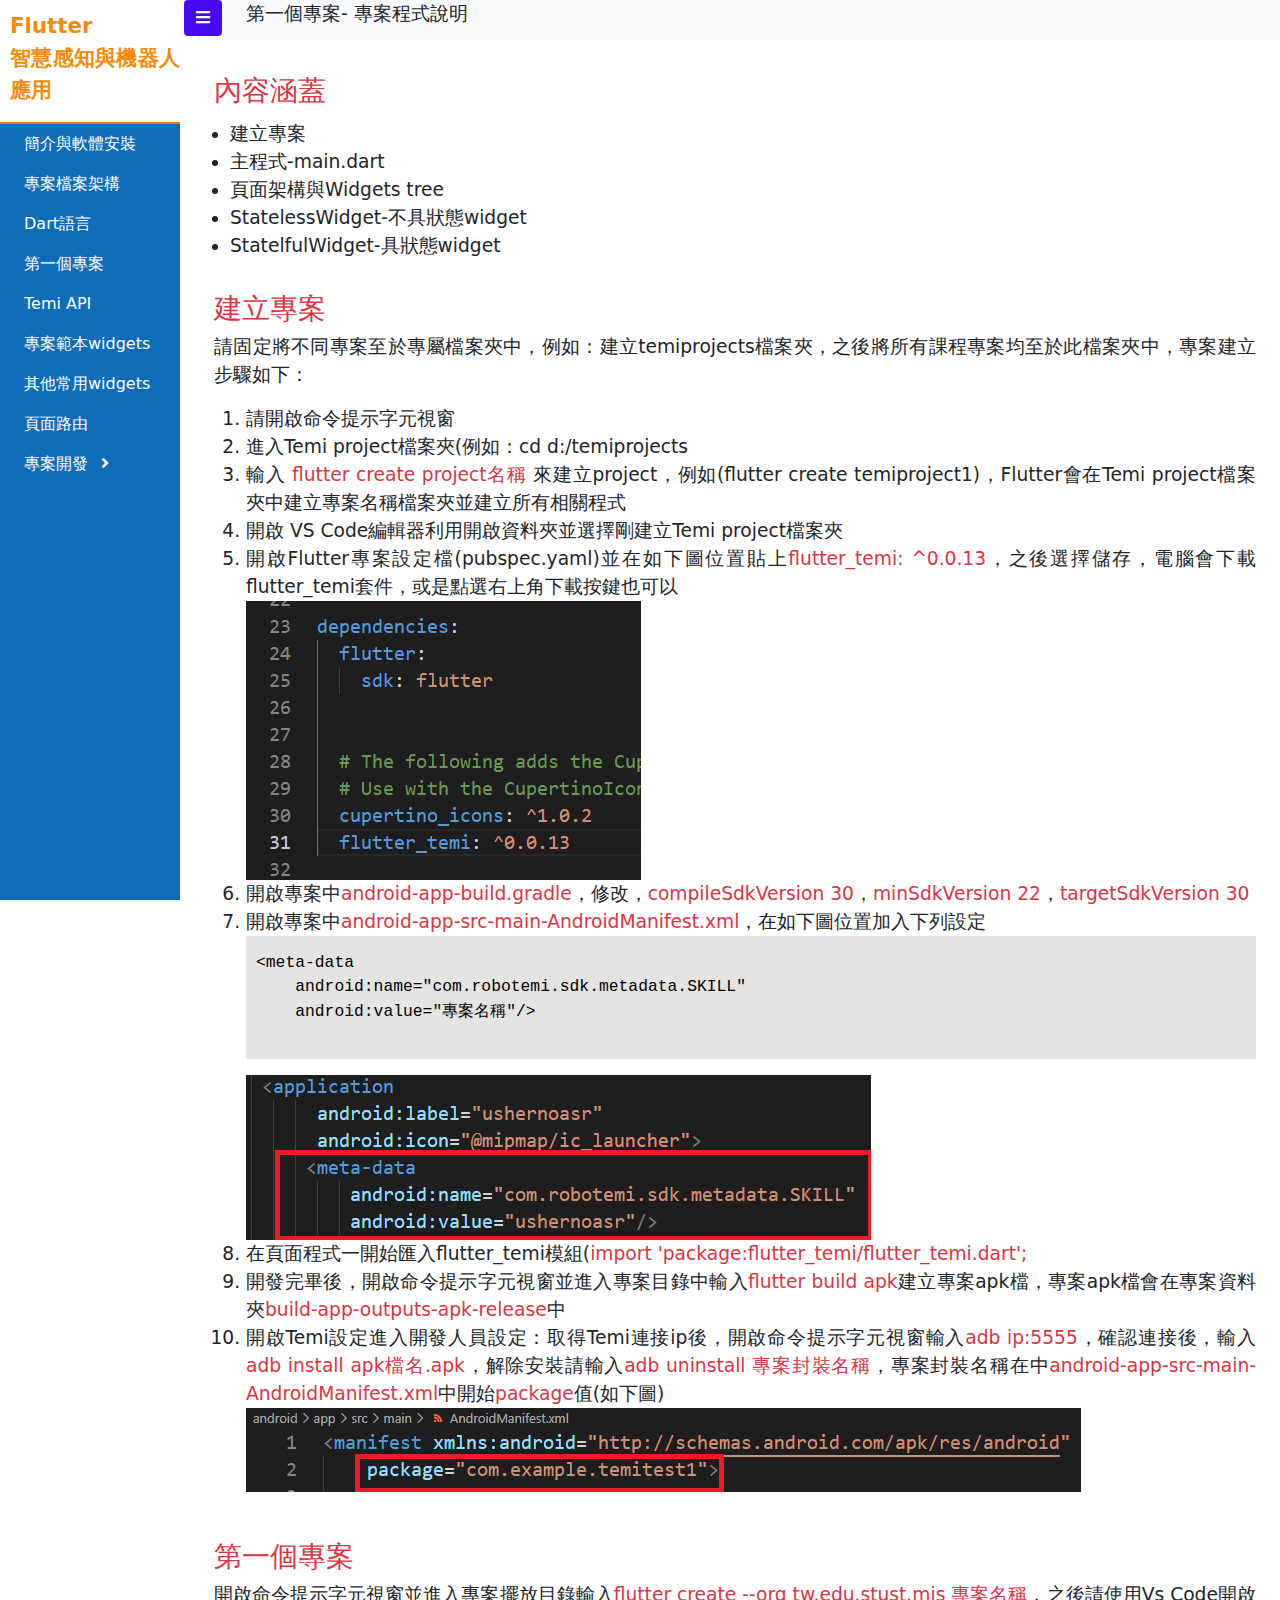
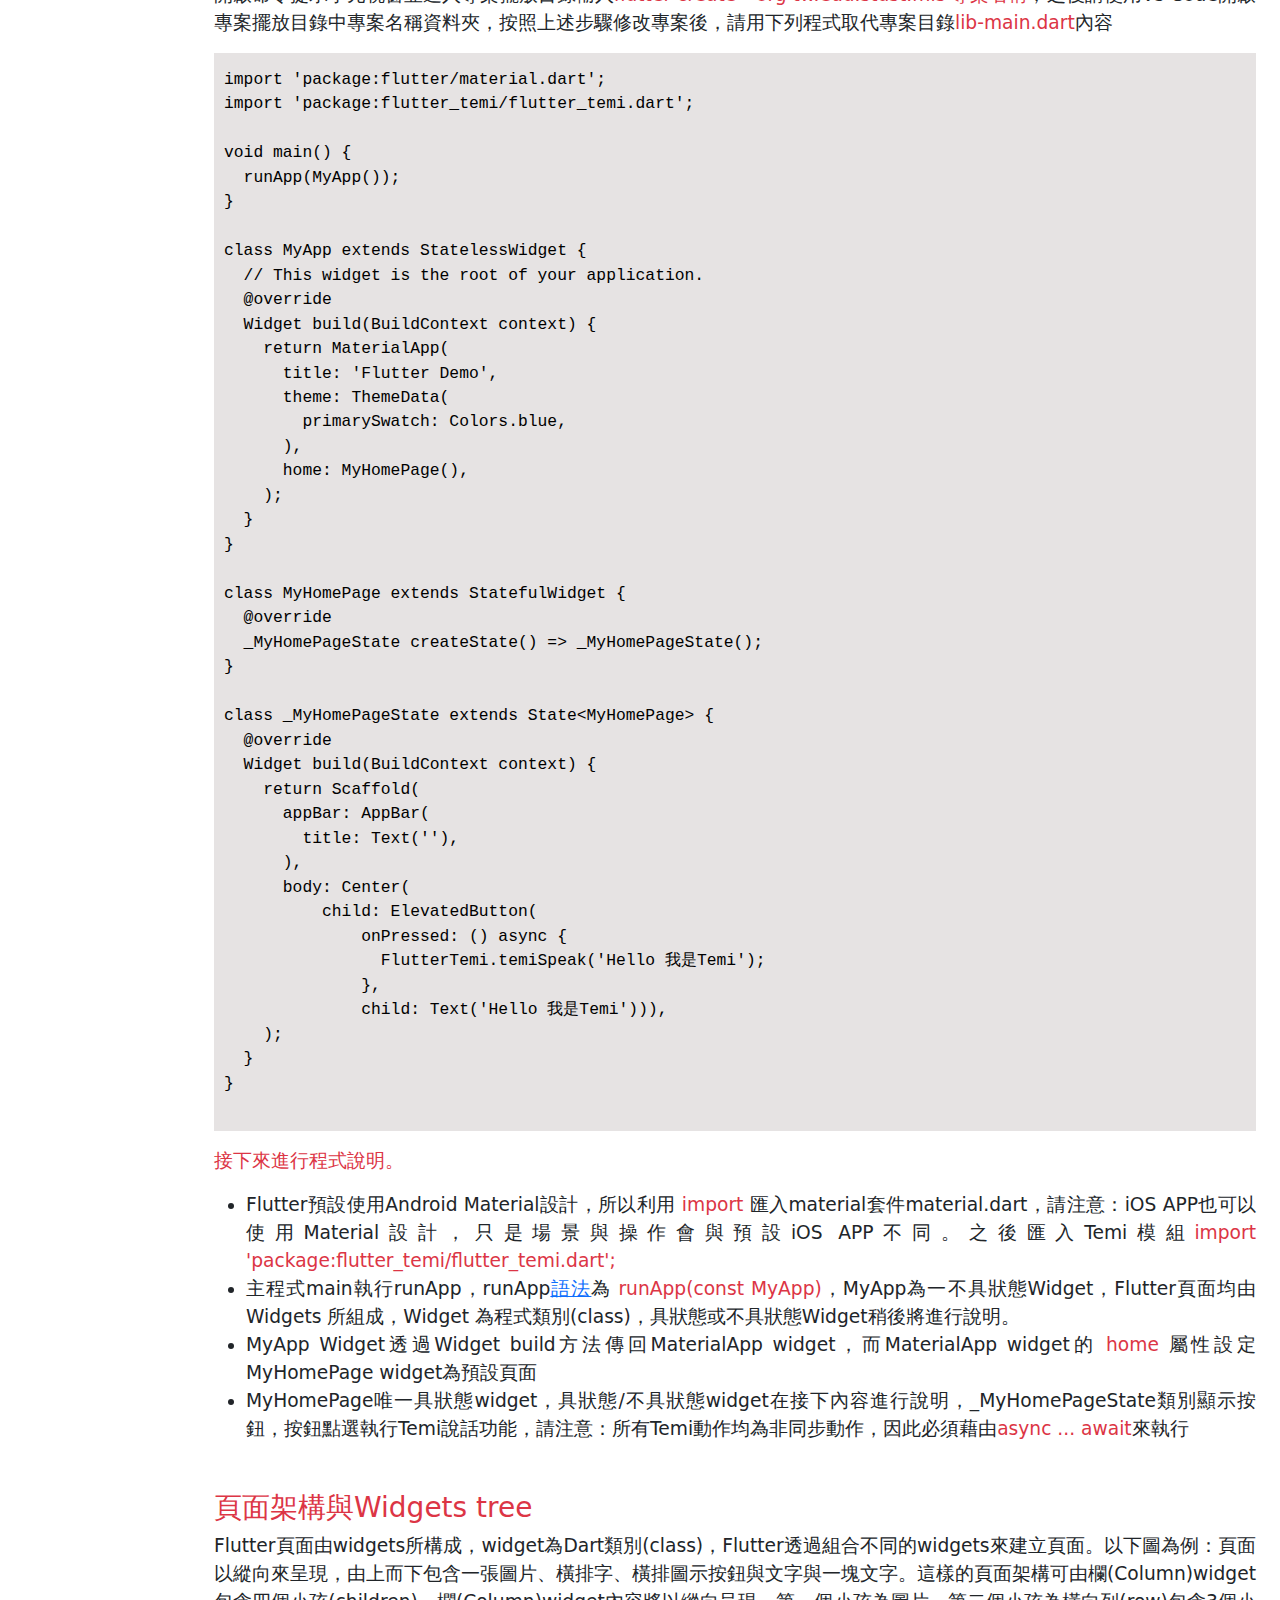
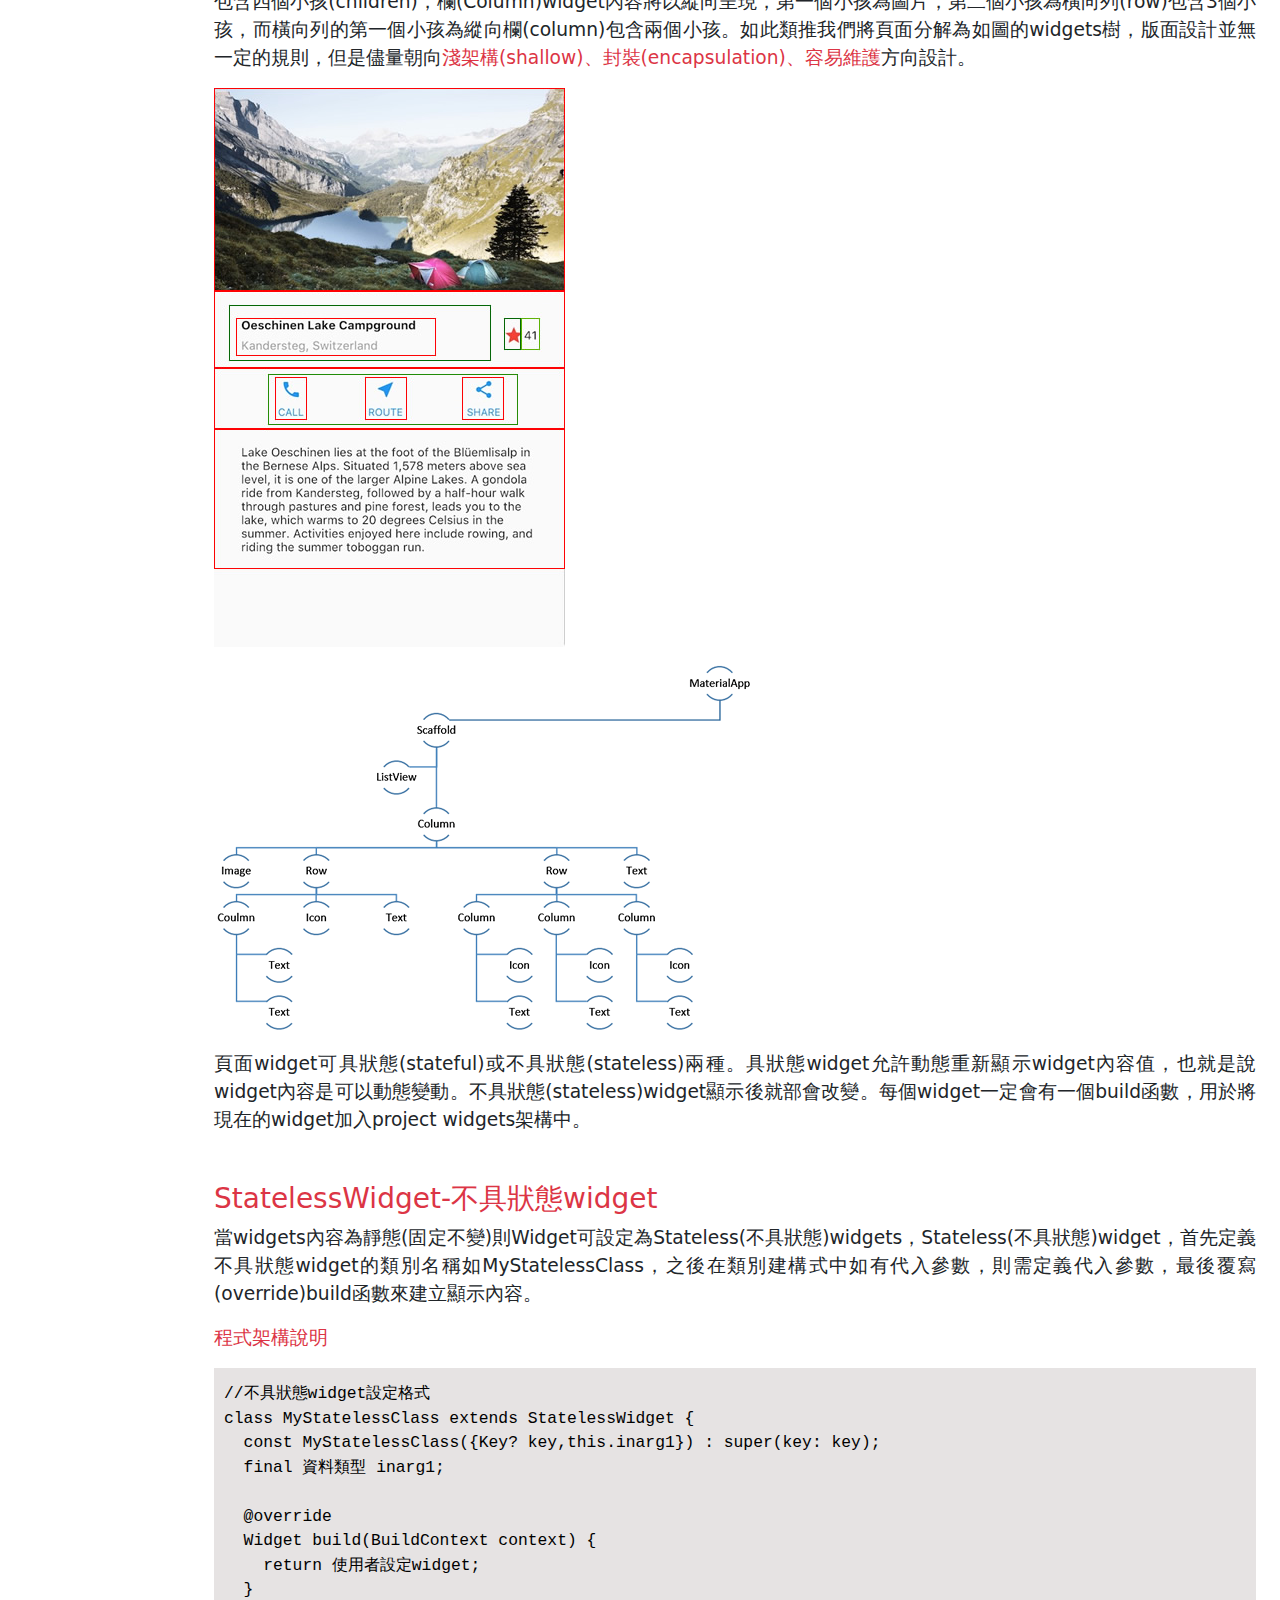
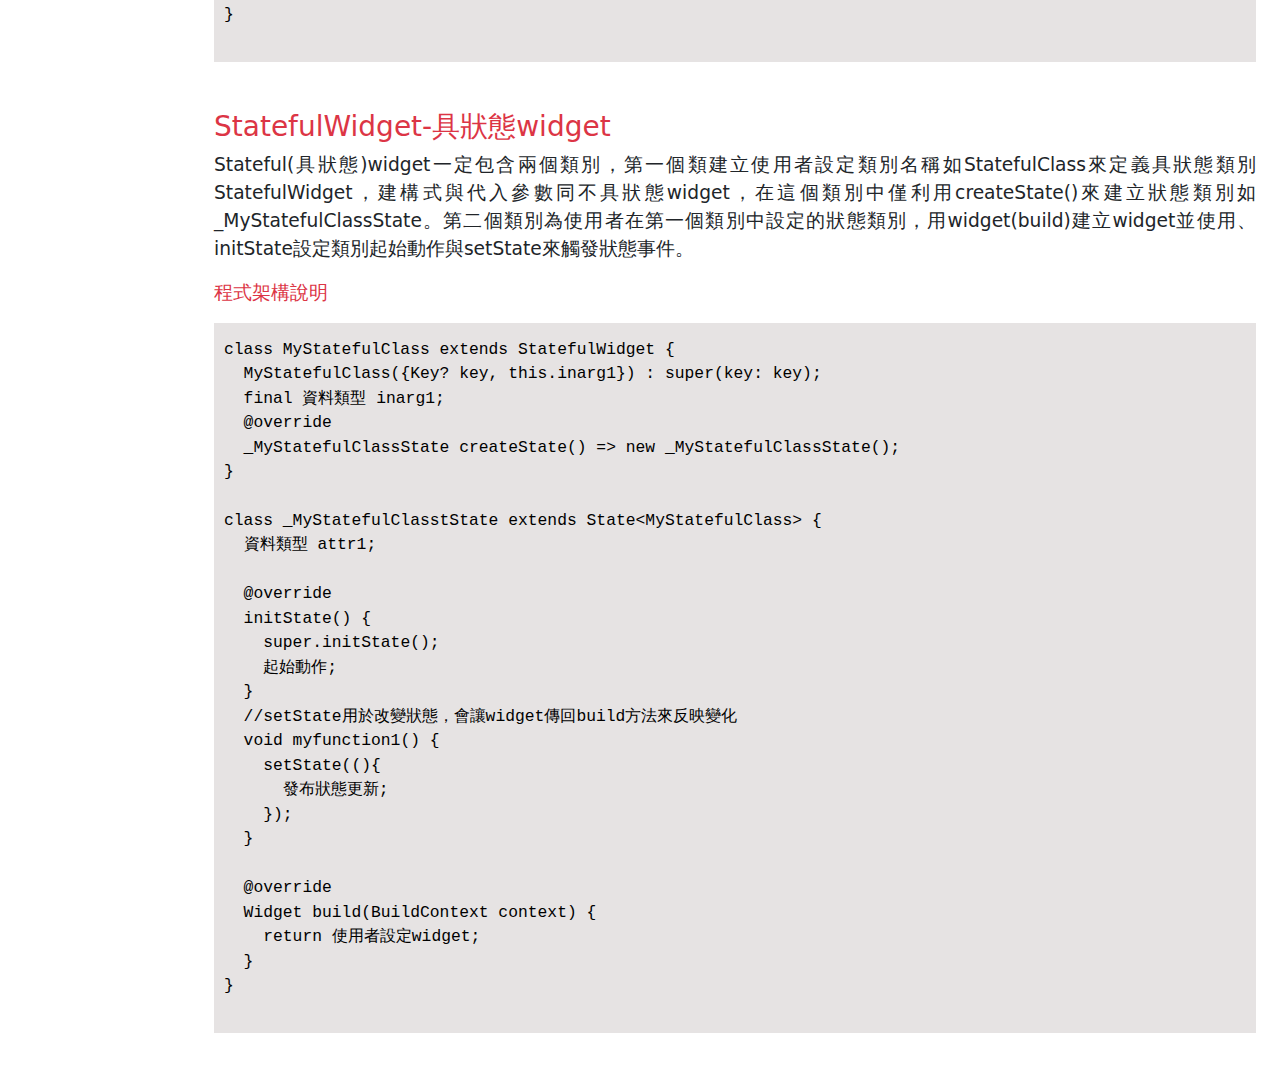
<file: first_project.html>
<!DOCTYPE html>
<html>
  <head>
    <meta charset="UTF-8" />
    <meta name="viewport" content="width=device-width, initial-scale=1.0" />
    <title>Flutter</title>
    <link href="css/bootstrap.min.css" rel="stylesheet"/>
    <link href="css/all.min.css" rel="stylesheet"/>
    <link rel="stylesheet" href="css/style.css" />
  </head>

  <body>

    <!-- Side-Nav -->
    <div class="side-navbar active-nav d-flex justify-content-between flex-wrap flex-column" id="sidebar">
      <ul class="nav flex-column text-white w-100">
        <li class="nav-item" style="background-color: #fff;padding-left:10px;padding-top:10px;border-bottom: rgb(255, 115, 0) 2px solid;font-size: 16pt;">
          <p style="color:rgb(248, 138, 11);font-weight: 700;">Flutter<br/>智慧感知與機器人應用</p>
        </li>
        <li class="mx-2">
          <span class="menuitem"><a href="index.html" class="nav-link">簡介與軟體安裝</a></span>
        </li>
        <li class="mx-2">
          <span class="menuitem"><a class="nav-link" href="project_structire.html">專案檔案架構</a></span>
        </li>
        <li class="mx-2">
          <span class="menuitem"><a class="nav-link" href="dart.html">Dart語言</a></span>
        </li>
        <li class="mx-2">
          <span class="menuitem"><a class="nav-link" href="first_project.html">第一個專案</a></span>
        </li>
        <li class="mx-2">
          <span class="menuitem"><a class="nav-link" href="temiapi.html">Temi API</a></span>
        </li>
        <li class="mx-2">
          <span class="menuitem"><a class="nav-link" href="material_widgets_1.html">專案範本widgets</a></span>
        </li>        
        <li class="mx-2">
          <span class="menuitem"><a class="nav-link" href="material_widgets_2.html">其他常用widgets</a></span>
        </li>
        <li class="mx-2">
          <span class="menuitem"><a class="nav-link" href="navigator_route.html">頁面路由</a></span>
        </li>
        <li class="nav-item">
          <div class="nav-link" href="#topic2" class="nav-item" data-bs-toggle="collapse" aria-expanded="false" aria-controls="topic2">
            <span class="mx-2">專案開發</span>
            <i class="fas fa-angle-right"></i>
          </div>
          <div class="collapse" id="topic2">
            <ul>
              <li class="menuitem"><a class="nav-link" href="project_1_launchicon.html">Launch icons</a></li>
              <li class="menuitem"><a class="nav-link" href="project_2_splashscreen.html">Splash screen</a></li>
              <li class="menuitem"><a class="nav-link" href="project_3_checklogin.html">是否登入</a></li>
              <li class="menuitem"><a class="nav-link" href="project_4_login.html">Login頁面</a></li>
            </ul>
          </div>
        </li>
            
      </ul>
    </div>


    <!-- Main Wrapper -->
    <div class="p-2 my-container active-cont">
      <!-- Breadcrumb -->
      <div class="bg-light px-5" aria-label="breadcrumb" style="height:40px;position:fixed;width:100%;top:0;">
        <a class="btn border-0" id="menu-btn" style="position:fixed"><i class="fas fa-bars"></i></a>
        <ol class="breadcrumb">
          <li class="breadcrumb-item">第一個專案- 專案程式說明</li>
        </ol>
      </div>
      <!--End Top Nav -->

      <!-- main page -->
      <div style="margin-top:50px;">
        <h3 class="text-danger p-3">內容涵蓋</h3>
        <p class="px-3" style="margin-top:-20px;">
          <ul>
            <li>建立專案</li>
            <li>主程式-main.dart</li>
            <li>頁面架構與Widgets tree</li>
            <li>StatelessWidget-不具狀態widget</li>
            <li>StatelfulWidget-具狀態widget</li>
          </ul>
        </p>
        <div class="p-3">
          <h3 class="text-danger">建立專案</h3>
          <p>
            請固定將不同專案至於專屬檔案夾中，例如：建立temiprojects檔案夾，之後將所有課程專案均至於此檔案夾中，專案建立步驟如下：
          </p>
          <ol>
            <li>請開啟命令提示字元視窗</li>
            <li>進入Temi project檔案夾(例如：cd d:/temiprojects</li>
            <li>輸入 <span class="text-danger">flutter create project名稱</span> 來建立project，例如(flutter create temiproject1)，Flutter會在Temi project檔案夾中建立專案名稱檔案夾並建立所有相關程式</li>
            <li>開啟 VS Code編輯器利用開啟資料夾並選擇剛建立Temi project檔案夾</li>
            <li>開啟Flutter專案設定檔(pubspec.yaml)並在如下圖位置貼上<span class="text-danger">flutter_temi: ^0.0.13</span>，之後選擇儲存，電腦會下載flutter_temi套件，或是點選右上角下載按鍵也可以</li>
            <img src="imgs/introduction/temipackage.png"/>
            <li>開啟專案中<span class="text-danger">android-app-build.gradle</span>，修改，<span class="text-danger">compileSdkVersion 30</span>，<span class="text-danger">minSdkVersion 22</span>，<span class="text-danger">targetSdkVersion 30</span></li>
            <li>開啟專案中<span class="text-danger">android-app-src-main-AndroidManifest.xml</span>，在如下圖位置加入下列設定</span></li>
            <pre><code>
&lt;meta-data
    android:name="com.robotemi.sdk.metadata.SKILL"
    android:value="專案名稱"/&gt;
            </code></pre>
            <img src="imgs/first_project/setmanifest.png"/>
            <li>在頁面程式一開始匯入flutter_temi模組(<span class="text-danger">import 'package:flutter_temi/flutter_temi.dart';</span></li>
            <li>開發完畢後，開啟命令提示字元視窗並進入專案目錄中輸入<span class="text-danger">flutter build apk</span>建立專案apk檔，專案apk檔會在專案資料夾<span class="text-danger">build-app-outputs-apk-release</span>中</li>
            <li>
              開啟Temi設定進入開發人員設定：取得Temi連接ip後，開啟命令提示字元視窗輸入<span class="text-danger">adb ip:5555</span>，確認連接後，輸入<span class="text-danger">adb install apk檔名.apk</span>，解除安裝請輸入<span class="text-danger">adb uninstall 專案封裝名稱</span>，專案封裝名稱在中<span class="text-danger">android-app-src-main-AndroidManifest.xml</span>中開始<span class="text-danger">package</span>值(如下圖)
            </li>
            <img src="imgs/first_project/manifestpackagename.png"/>
          </ol>
        </div>
        <div class="p-3">
          <h3 class="text-danger">第一個專案</h3>
          <p>
            開啟命令提示字元視窗並進入專案擺放目錄輸入<span class="text-danger">flutter create --org tw.edu.stust.mis 專案名稱</span>，之後請使用Vs Code開啟專案擺放目錄中專案名稱資料夾，按照上述步驟修改專案後，請用下列程式取代專案目錄<span class="text-danger">lib-main.dart</span>內容
          </p>
          <pre><code>
import 'package:flutter/material.dart';
import 'package:flutter_temi/flutter_temi.dart';

void main() {
  runApp(MyApp());
}

class MyApp extends StatelessWidget {
  // This widget is the root of your application.
  @override
  Widget build(BuildContext context) {
    return MaterialApp(
      title: 'Flutter Demo',
      theme: ThemeData(
        primarySwatch: Colors.blue,
      ),
      home: MyHomePage(),
    );
  }
}

class MyHomePage extends StatefulWidget {
  @override
  _MyHomePageState createState() => _MyHomePageState();
}

class _MyHomePageState extends State&lt;MyHomePage&gt; {
  @override
  Widget build(BuildContext context) {
    return Scaffold(
      appBar: AppBar(
        title: Text(''),
      ),
      body: Center(
          child: ElevatedButton(
              onPressed: () async {
                FlutterTemi.temiSpeak('Hello 我是Temi');
              },
              child: Text('Hello 我是Temi'))),
    );
  }
}
          </code></pre>
          <p class="text-danger">
            接下來進行程式說明。
            <ul>
              <li>
                Flutter預設使用Android Material設計，所以利用 <span class="text-danger">import</span> 匯入material套件material.dart，請注意：iOS APP也可以使用Material設計，只是場景與操作會與預設iOS APP不同。之後匯入Temi模組<span class="text-danger">import 'package:flutter_temi/flutter_temi.dart';</span>
              </li>
              <li>
                主程式main執行runApp，runApp<a href="https://api.flutter.dev/flutter/widgets/runApp.html" target="_blank">語法</a>為 <span class="text-danger">runApp(const MyApp)</span>，MyApp為一不具狀態Widget，Flutter頁面均由 Widgets 所組成，Widget 為程式類別(class)，具狀態或不具狀態Widget稍後將進行說明。
              </li>
              <li>
                MyApp Widget透過Widget build方法傳回MaterialApp widget，而MaterialApp widget的 <span class="text-danger">home</span> 屬性設定MyHomePage widget為預設頁面
              </li>
              <li>MyHomePage唯一具狀態widget，具狀態/不具狀態widget在接下內容進行說明，_MyHomePageState類別顯示按鈕，按鈕點選執行Temi說話功能，請注意：所有Temi動作均為非同步動作，因此必須藉由<span class="text-danger">async ... await</span>來執行</li>
            </ul>
          </p>
        </div>

        <div class="p-3">
          <h3 class="text-danger">頁面架構與Widgets tree</h3>
          <p>
            Flutter頁面由widgets所構成，widget為Dart類別(class)，Flutter透過組合不同的widgets來建立頁面。以下圖為例：頁面以縱向來呈現，由上而下包含一張圖片、橫排字、橫排圖示按鈕與文字與一塊文字。這樣的頁面架構可由欄(Column)widget包含四個小孩(children)，欄(Column)widget內容將以縱向呈現，第一個小孩為圖片，第二個小孩為橫向列(row)包含3個小孩，而橫向列的第一個小孩為縱向欄(column)包含兩個小孩。如此類推我們將頁面分解為如圖的widgets樹，版面設計並無一定的規則，但是儘量朝向<span class="text-danger">淺架構(shallow)、封裝(encapsulation)、容易維護</span>方向設計。
          </p>
          <p><img src="imgs/material_widgets/pagesample.jpg"></p>
          <p><img src="imgs/material_widgets/samplewidgetstree.png"></p>
          <p>
            頁面widget可具狀態(stateful)或不具狀態(stateless)兩種。具狀態widget允許動態重新顯示widget內容值，也就是說widget內容是可以動態變動。不具狀態(stateless)widget顯示後就部會改變。每個widget一定會有一個build函數，用於將現在的widget加入project widgets架構中。
          </p>
            
        </div>
        <div class="p-3">
          <h3 class="text-danger">StatelessWidget-不具狀態widget</h3>
          <p>
            當widgets內容為靜態(固定不變)則Widget可設定為Stateless(不具狀態)widgets，Stateless(不具狀態)widget，首先定義不具狀態widget的類別名稱如MyStatelessClass，之後在類別建構式中如有代入參數，則需定義代入參數，最後覆寫(override)build函數來建立顯示內容。
          </p>
          <p class="text-danger">程式架構說明</p>
          <pre><code>
//不具狀態widget設定格式
class MyStatelessClass extends StatelessWidget {
  const MyStatelessClass({Key? key,this.inarg1}) : super(key: key);
  final 資料類型 inarg1;
              
  @override
  Widget build(BuildContext context) {
    return 使用者設定widget;
  }
}
          </code></pre>
        </div>
        <div class="p-3">
          <h3 class="text-danger">StatefulWidget-具狀態widget</h3>
          <p>
            Stateful(具狀態)widget一定包含兩個類別，第一個類建立使用者設定類別名稱如StatefulClass來定義具狀態類別StatefulWidget，建構式與代入參數同不具狀態widget，在這個類別中僅利用createState()來建立狀態類別如_MyStatefulClassState。第二個類別為使用者在第一個類別中設定的狀態類別，用widget(build)建立widget並使用、initState設定類別起始動作與setState來觸發狀態事件。
          </p>
          <p class="text-danger">程式架構說明</p>
          <pre><code>
class MyStatefulClass extends StatefulWidget {
  MyStatefulClass({Key? key, this.inarg1}) : super(key: key);
  final 資料類型 inarg1;
  @override
  _MyStatefulClassState createState() => new _MyStatefulClassState();
}
            
class _MyStatefulClasstState extends State&lt;MyStatefulClass&gt; {
  資料類型 attr1;
            
  @override
  initState() {
    super.initState();
    起始動作;
  }
  //setState用於改變狀態，會讓widget傳回build方法來反映變化
  void myfunction1() {
    setState((){
      發布狀態更新;
    });
  }
            
  @override
  Widget build(BuildContext context) {
    return 使用者設定widget;
  }
}
          </code></pre>
        </div>
        


      </div>
    </div>

    <!-- bootstrap js -->
    <script src="js/popper.min.js"></script>
    <script src="js/bootstrap.bundle.min.js"></script>  
    
    <!-- custom js -->
    <script>
      var menu_btn = document.querySelector("#menu-btn");
      var sidebar = document.querySelector("#sidebar");
      var container = document.querySelector(".my-container");
      menu_btn.addEventListener("click", () => {
        sidebar.classList.toggle("active-nav");
        container.classList.toggle("active-cont");
      });
    </script>
  </body>
</html>
</file>
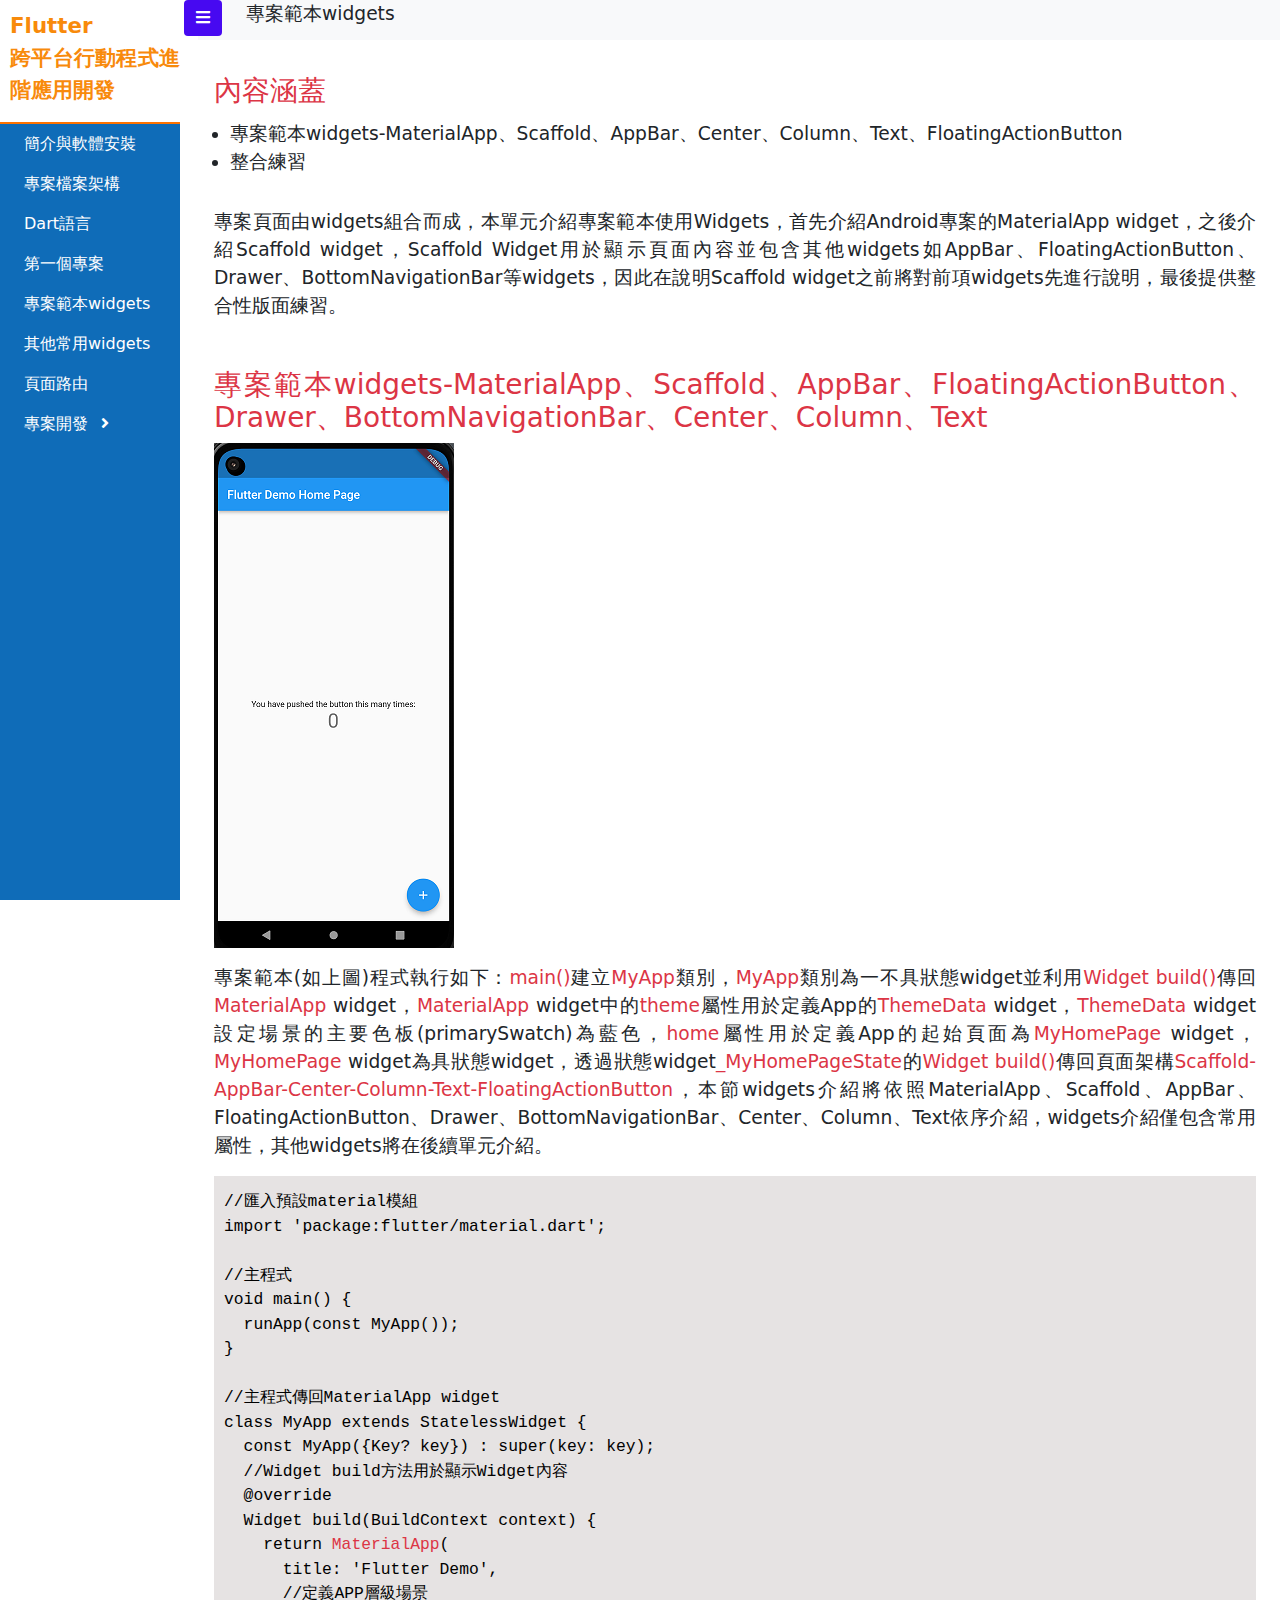
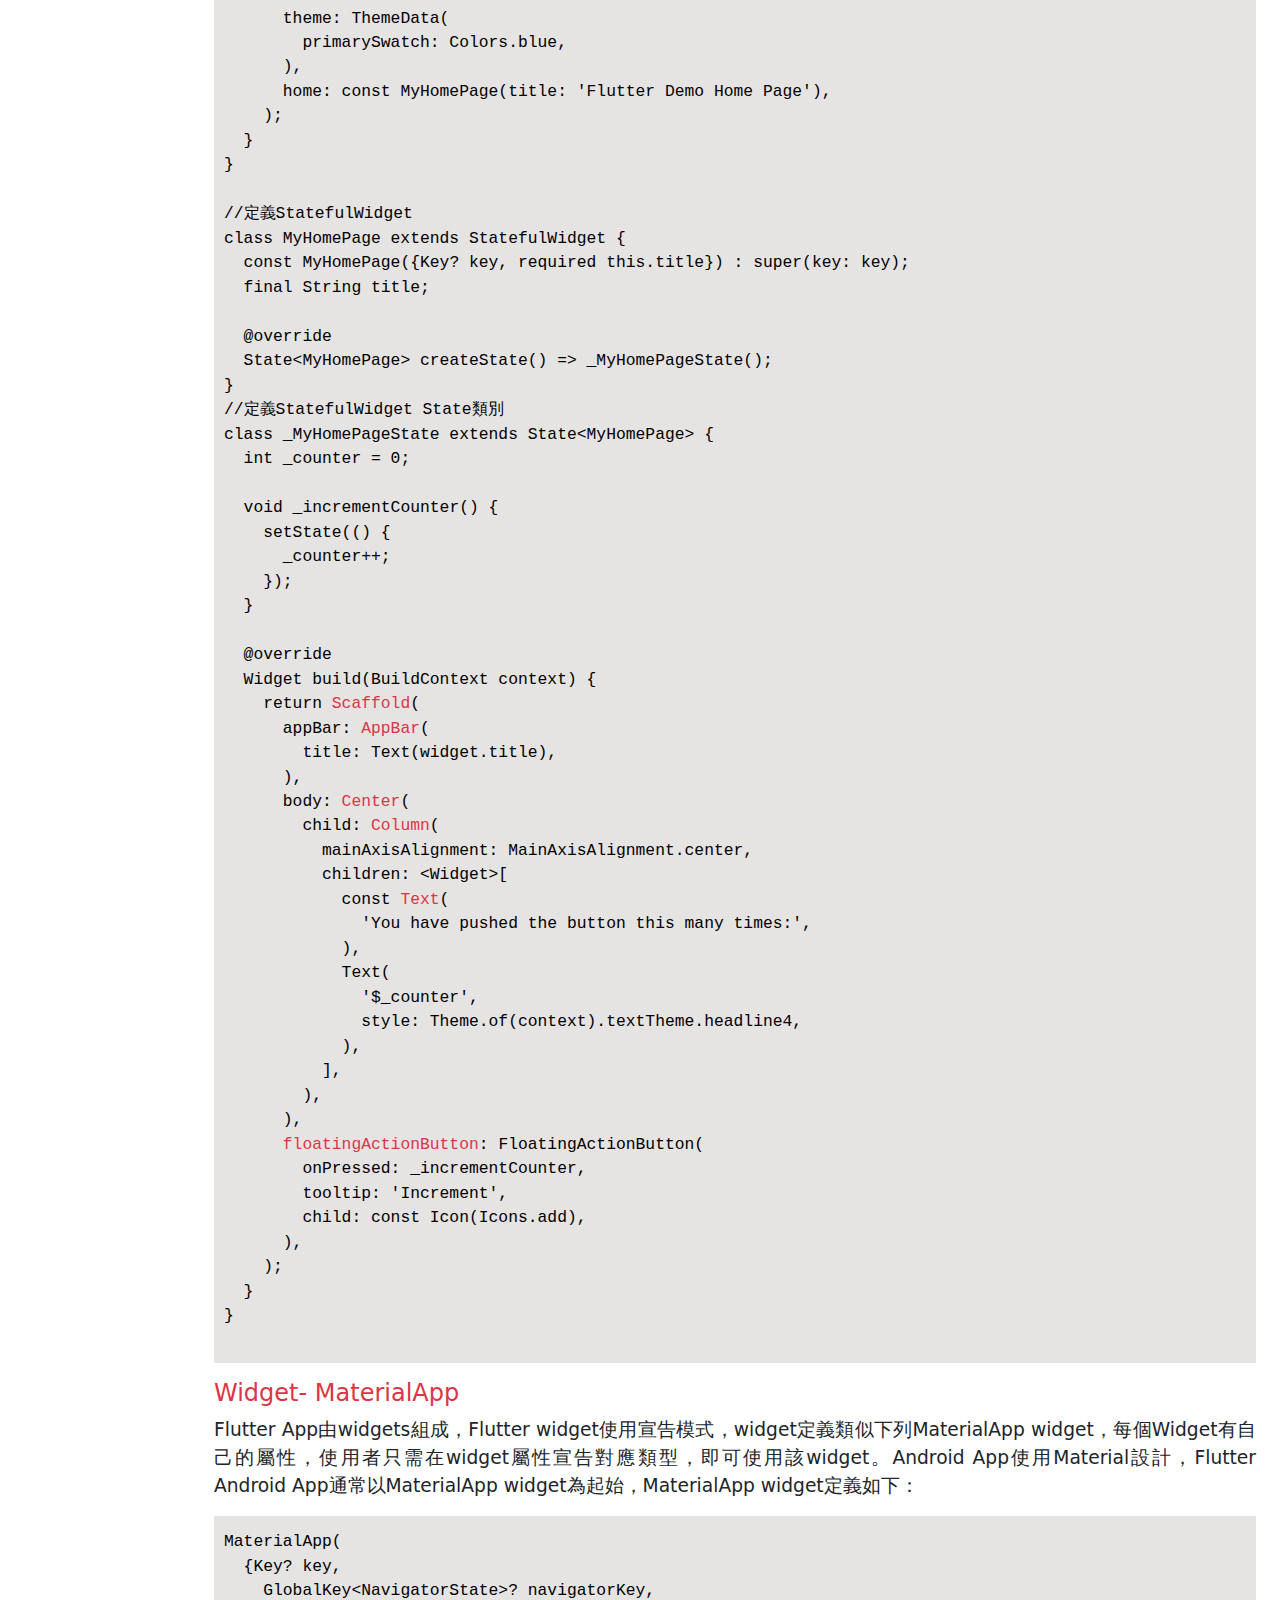
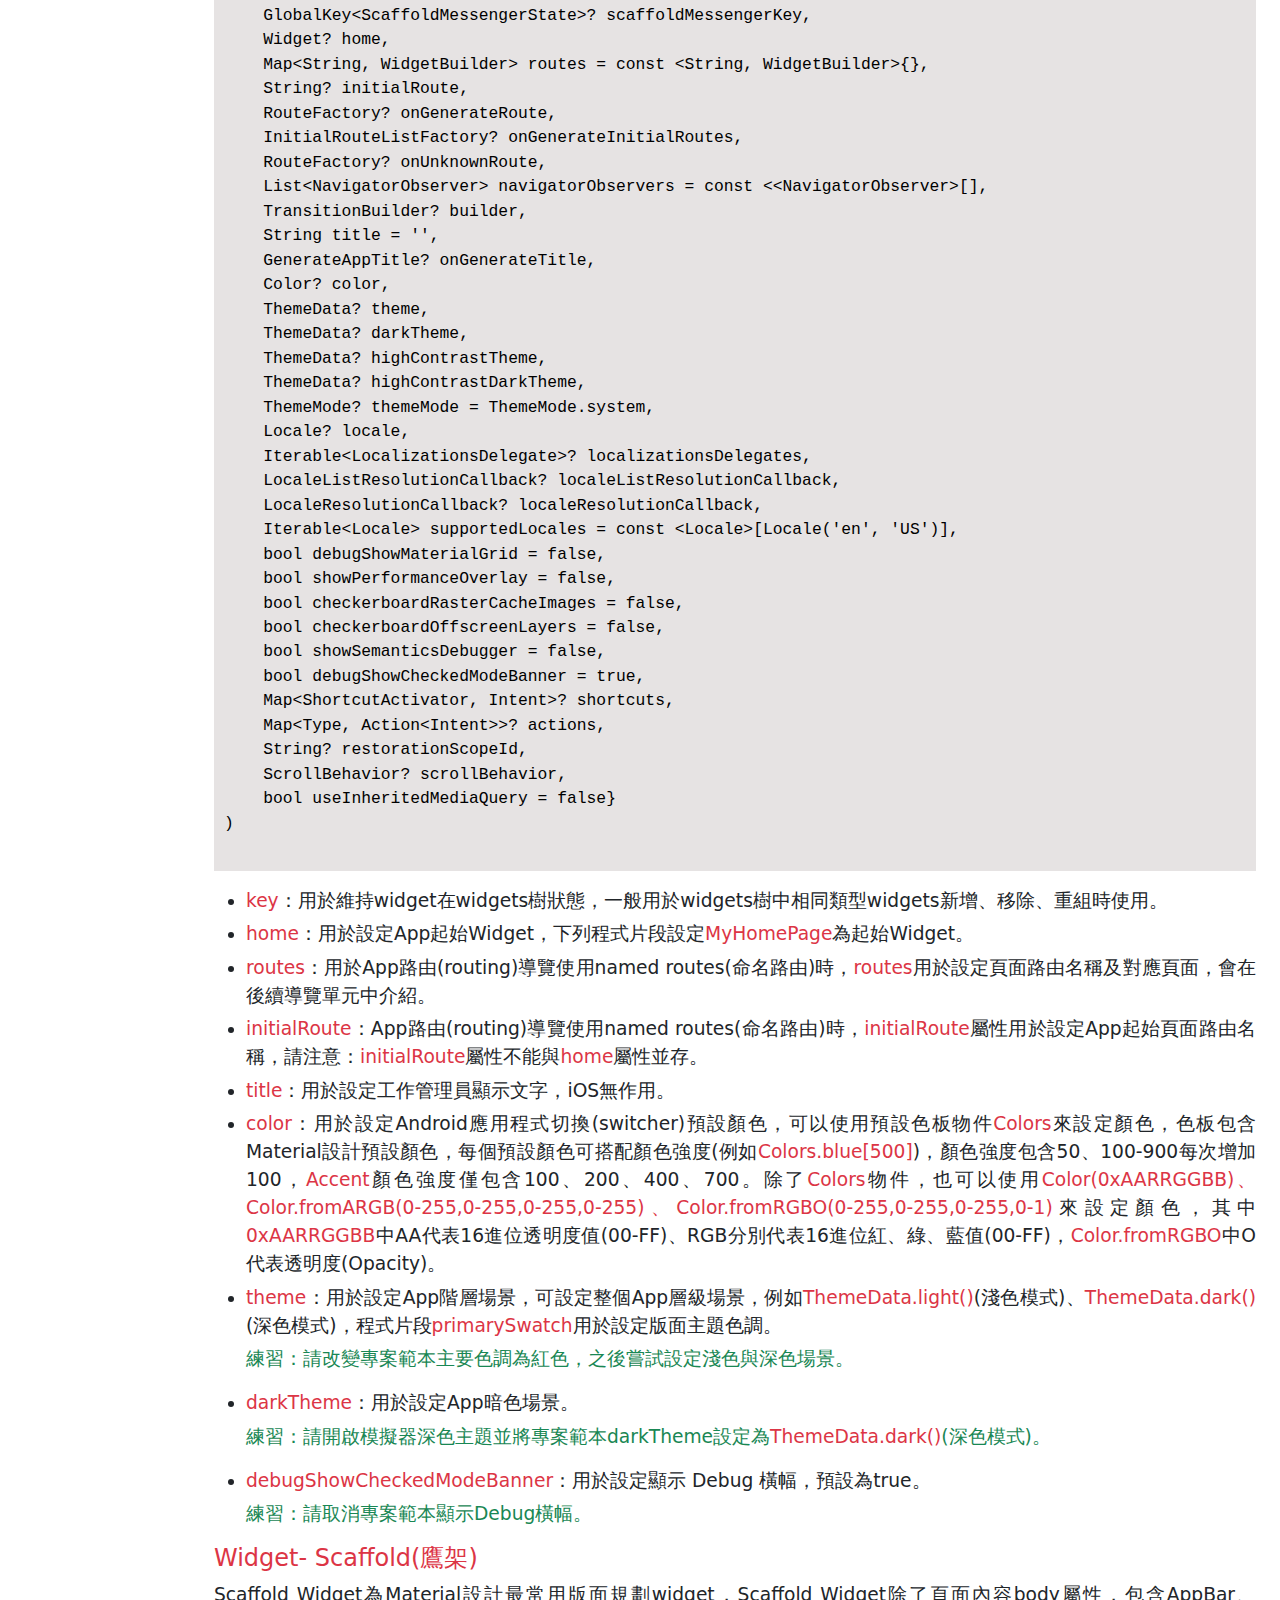
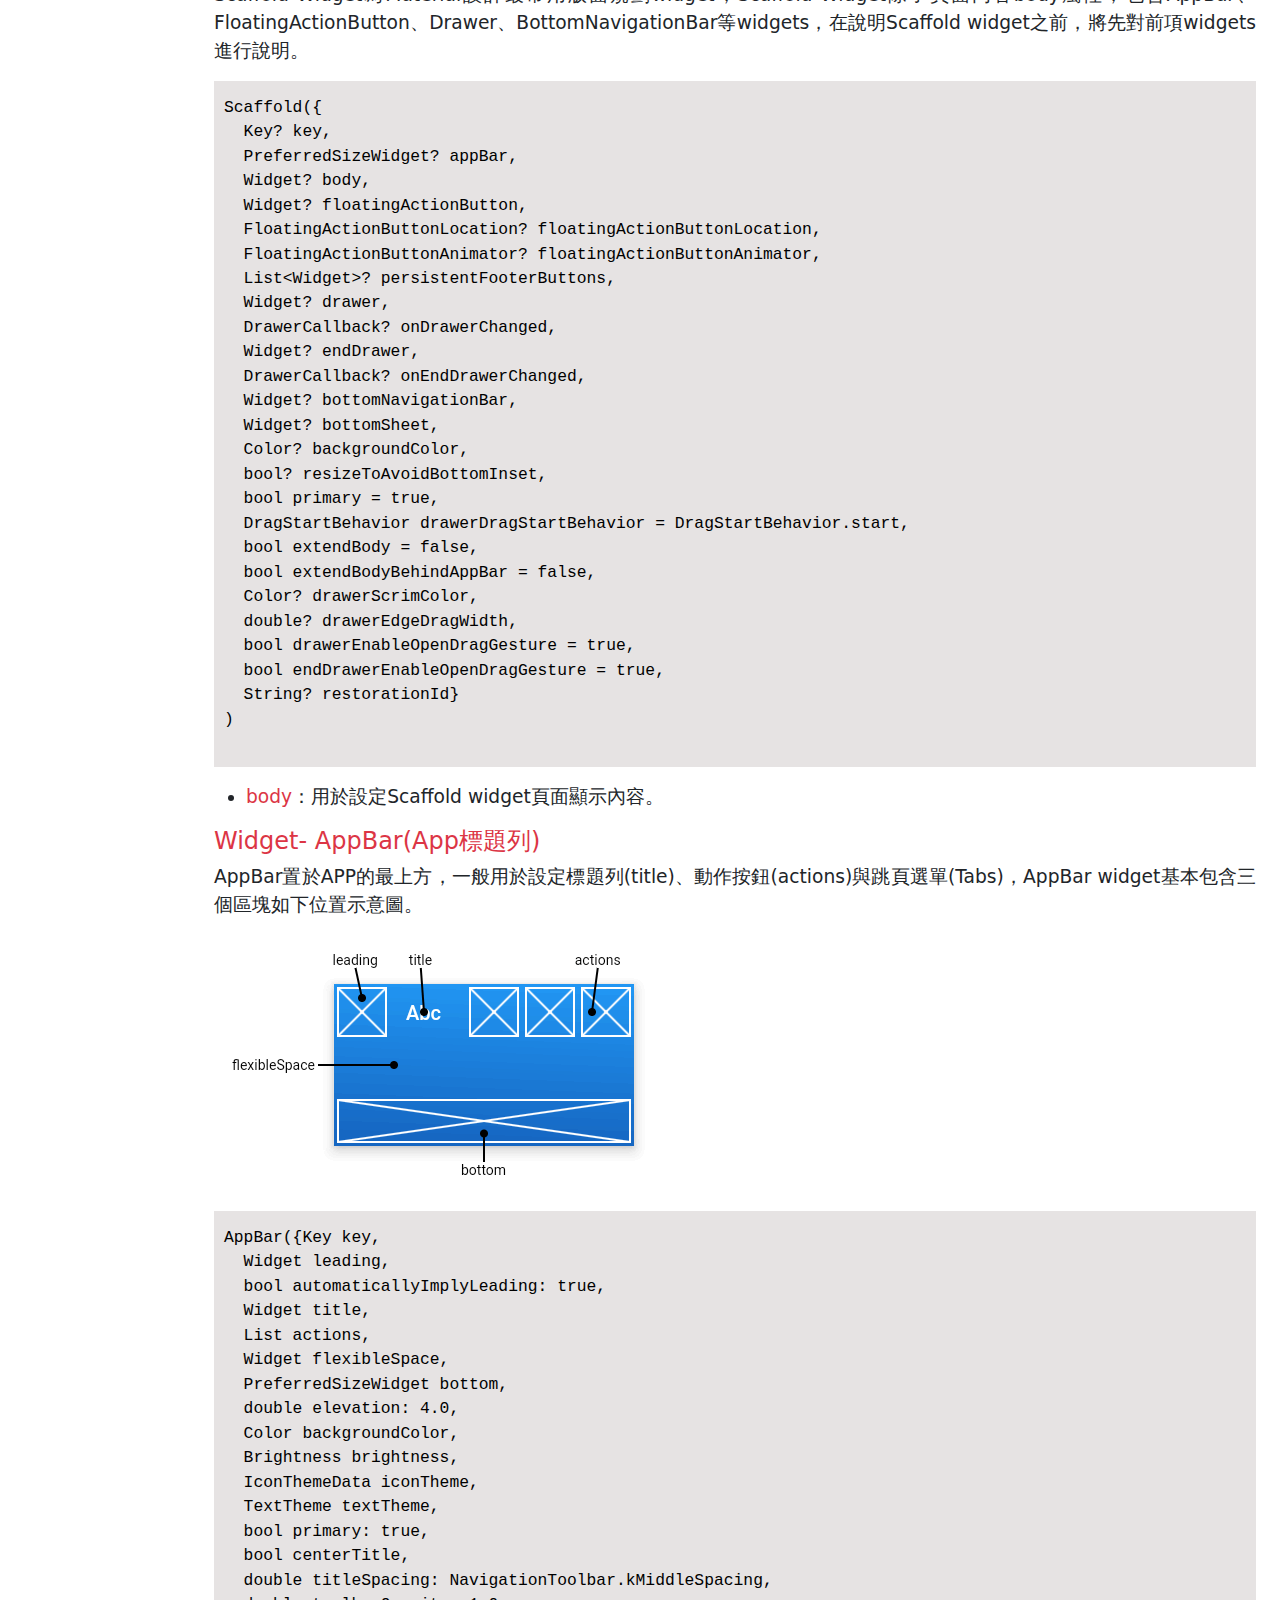
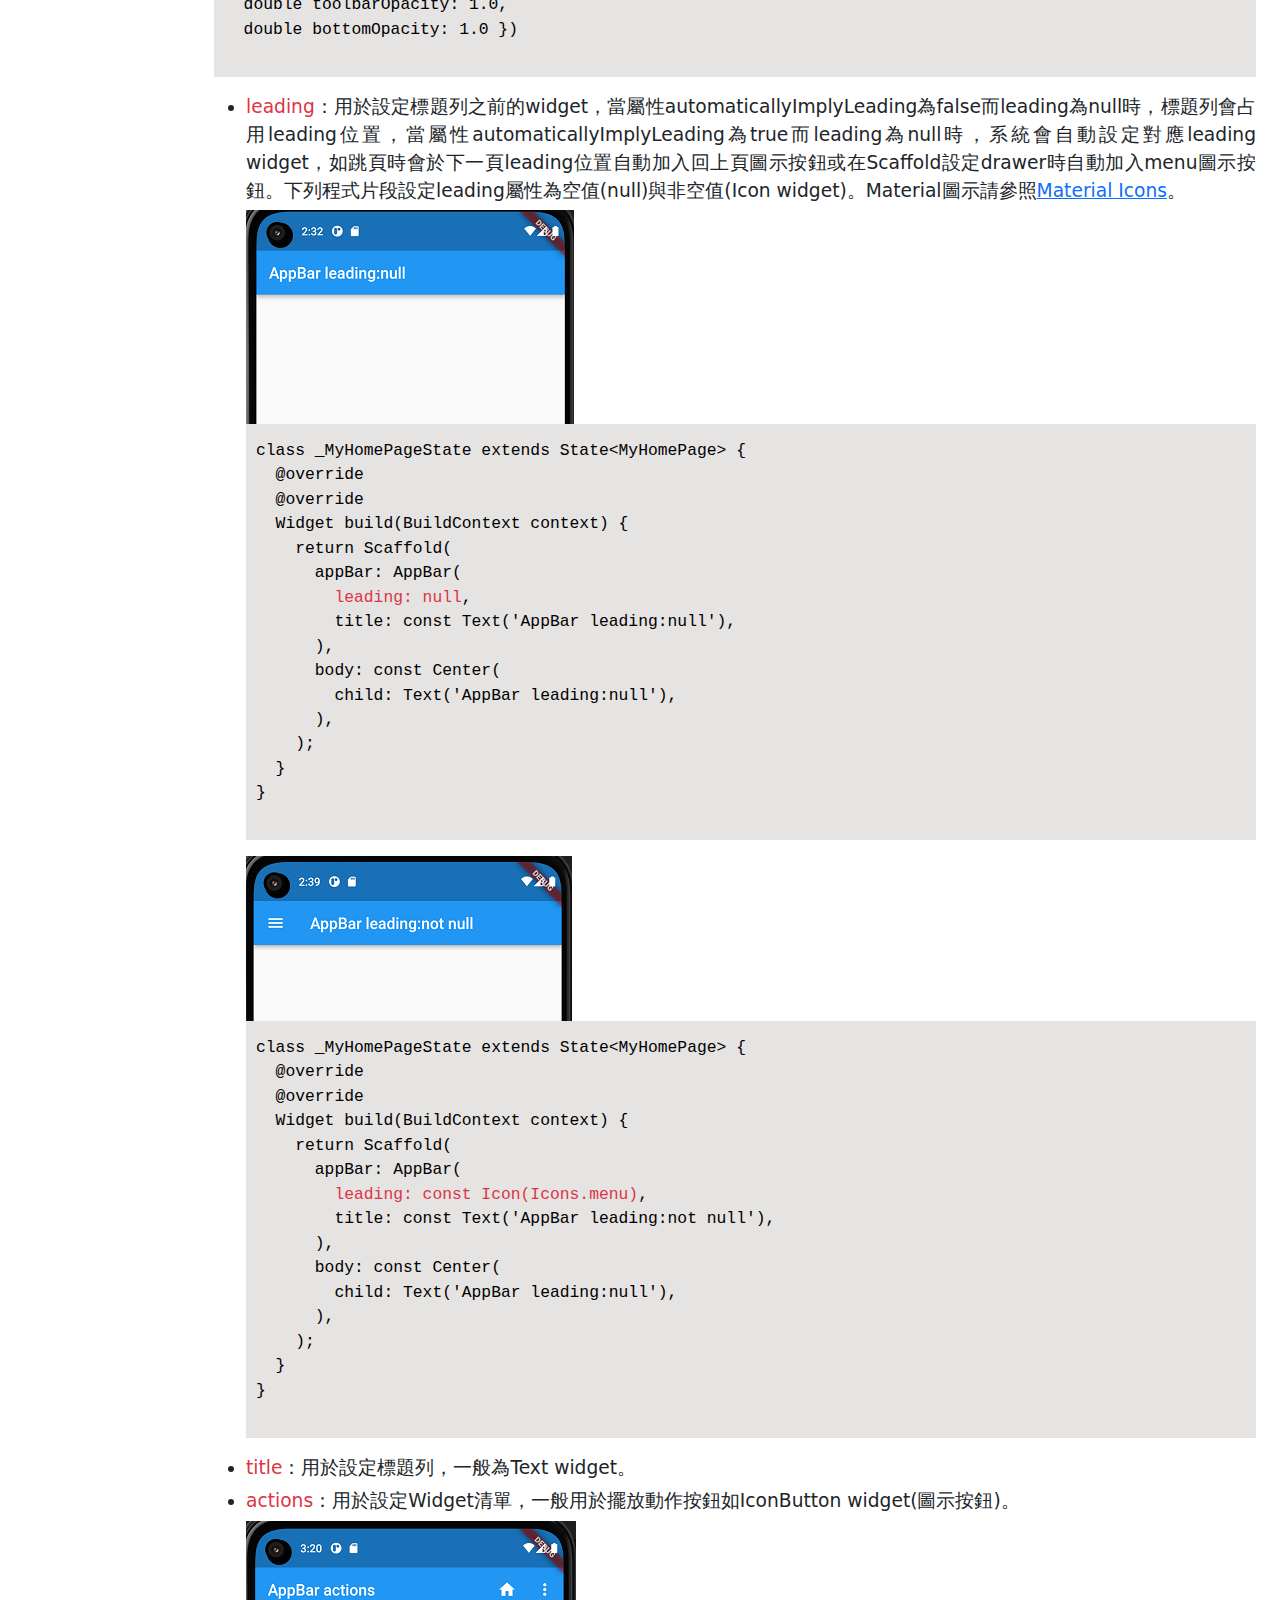
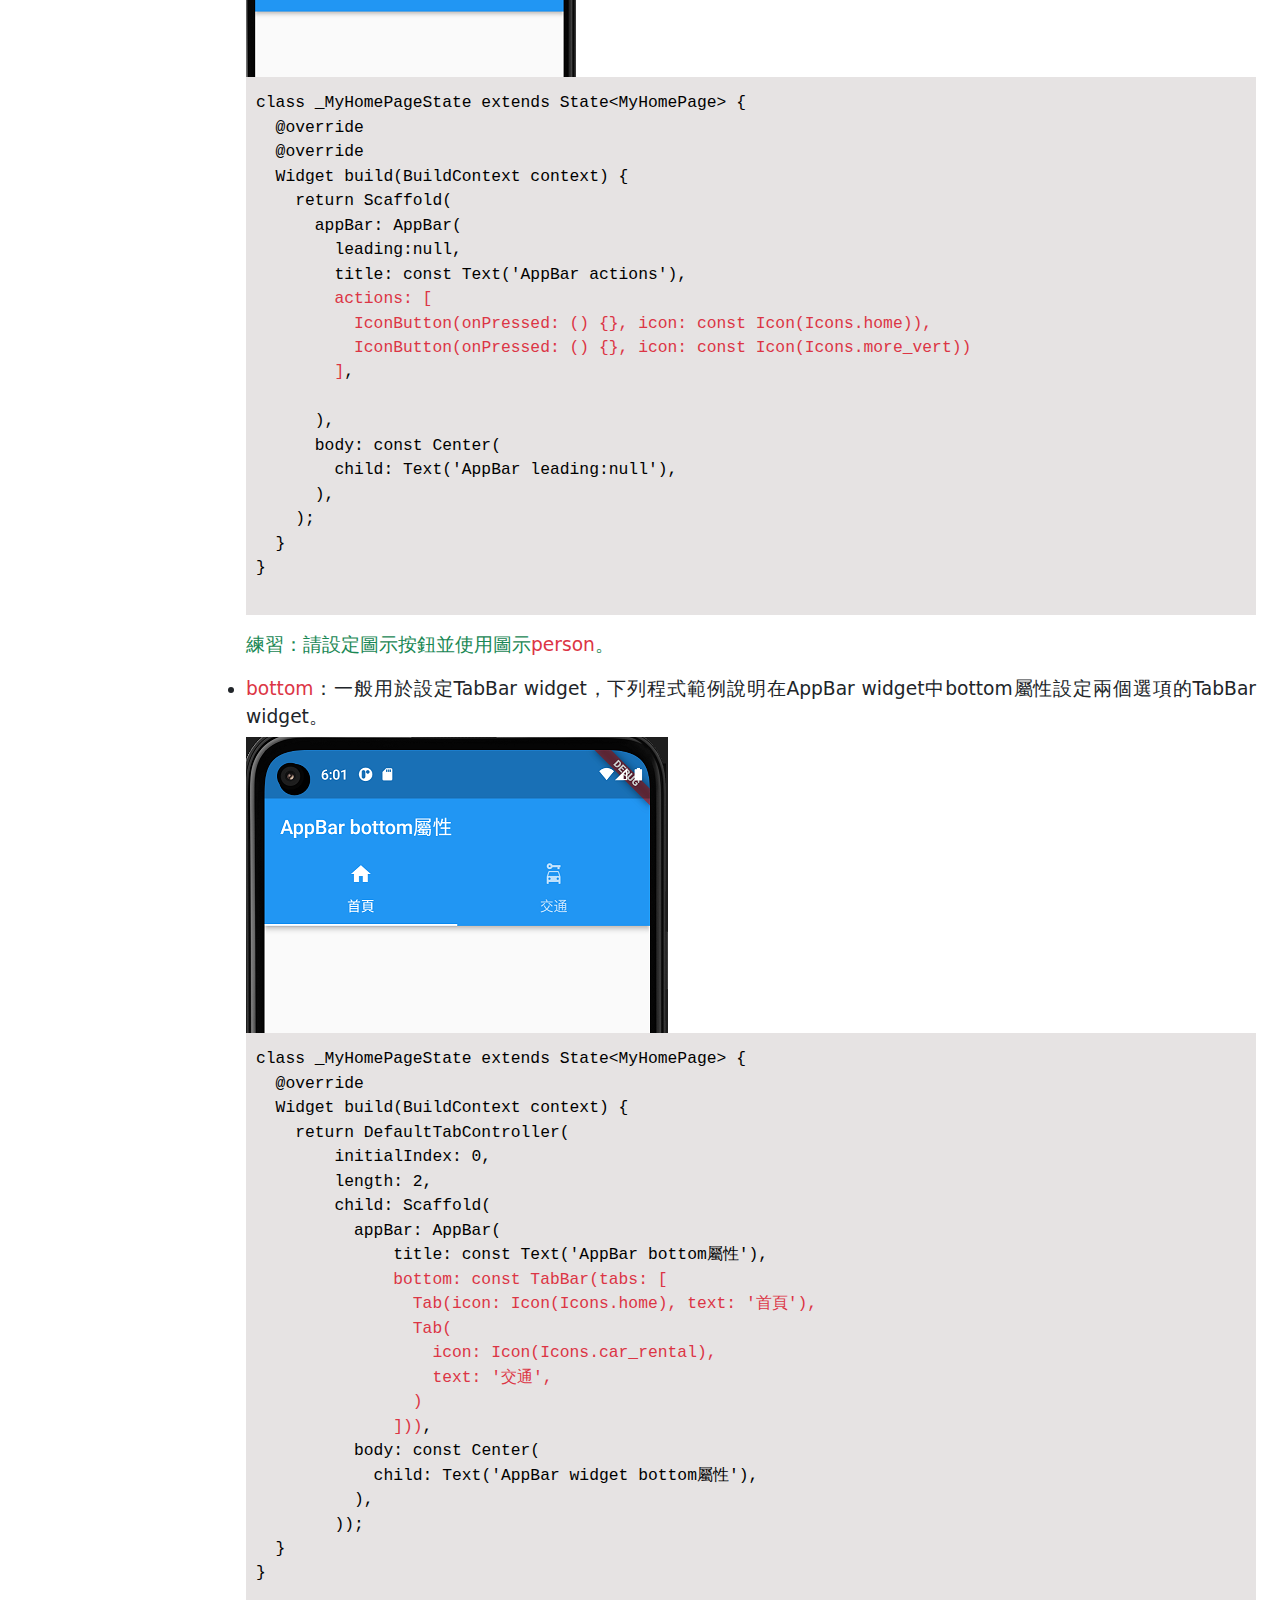
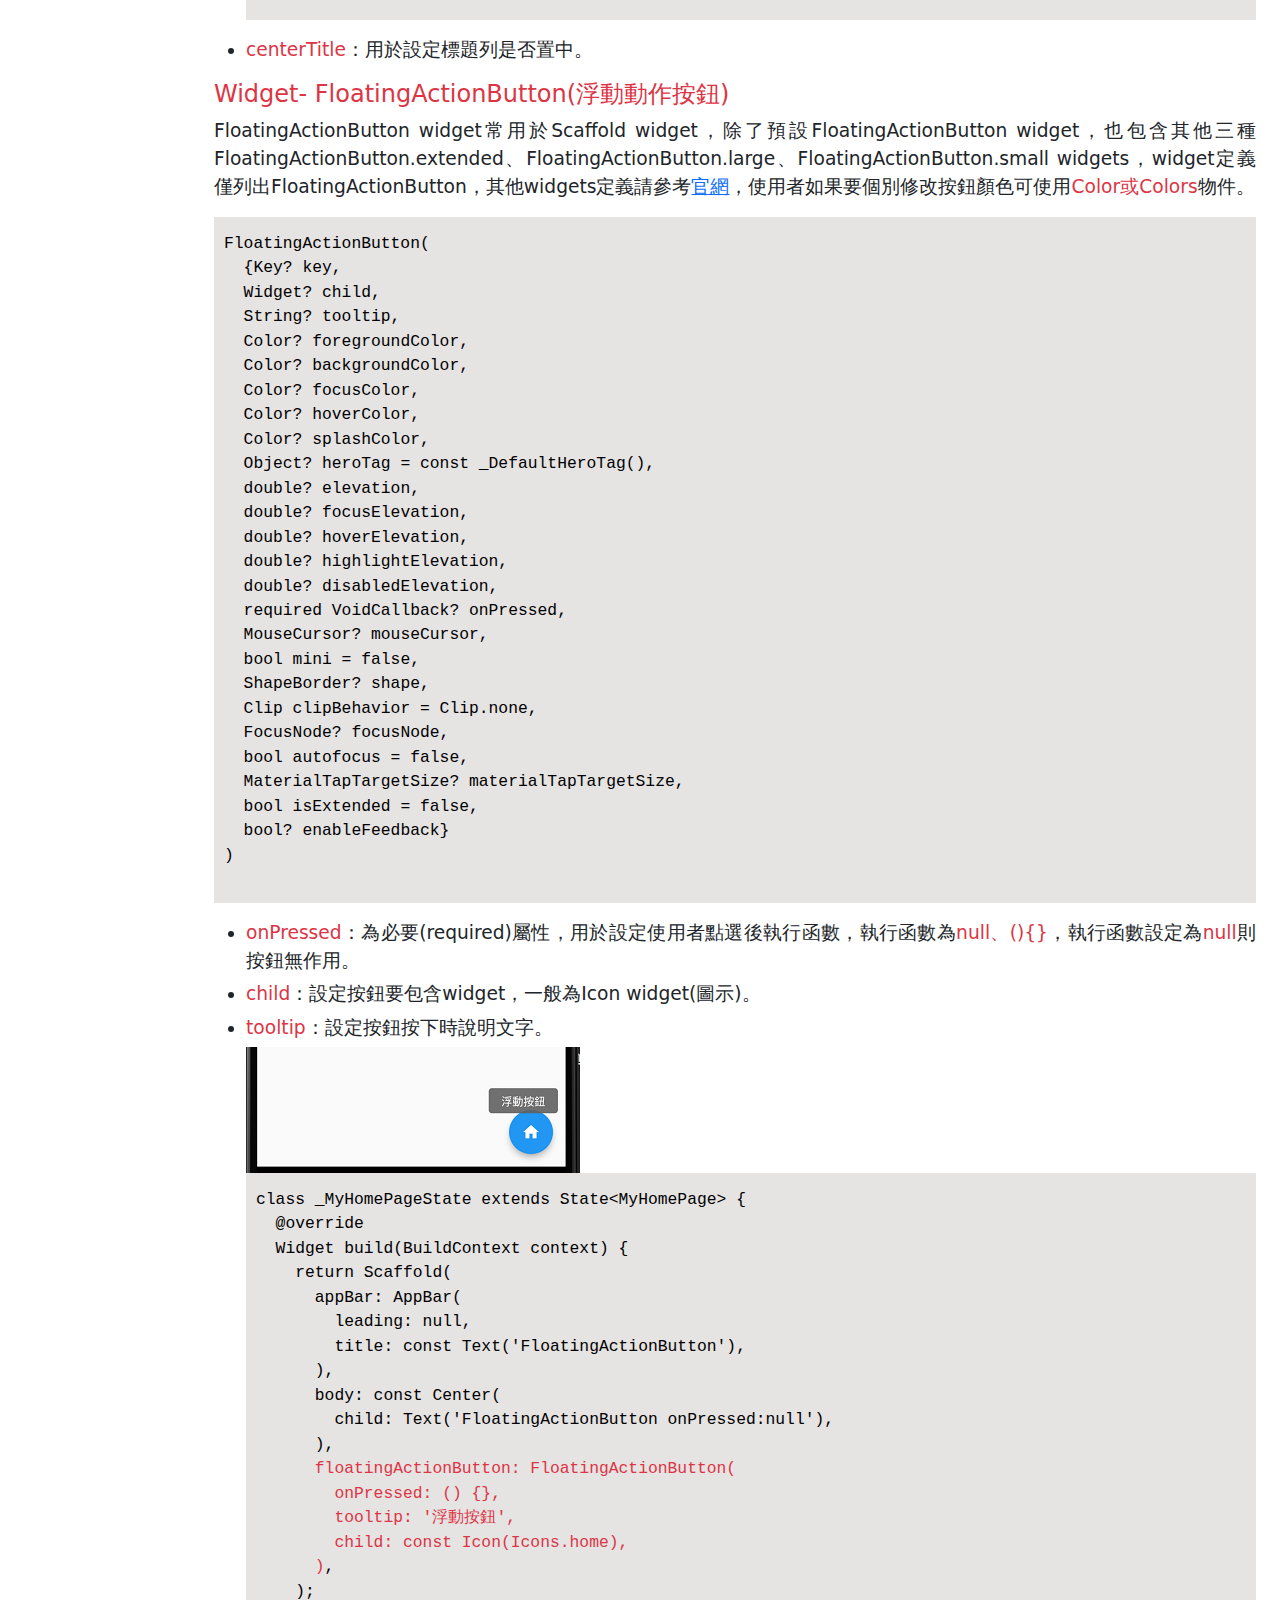
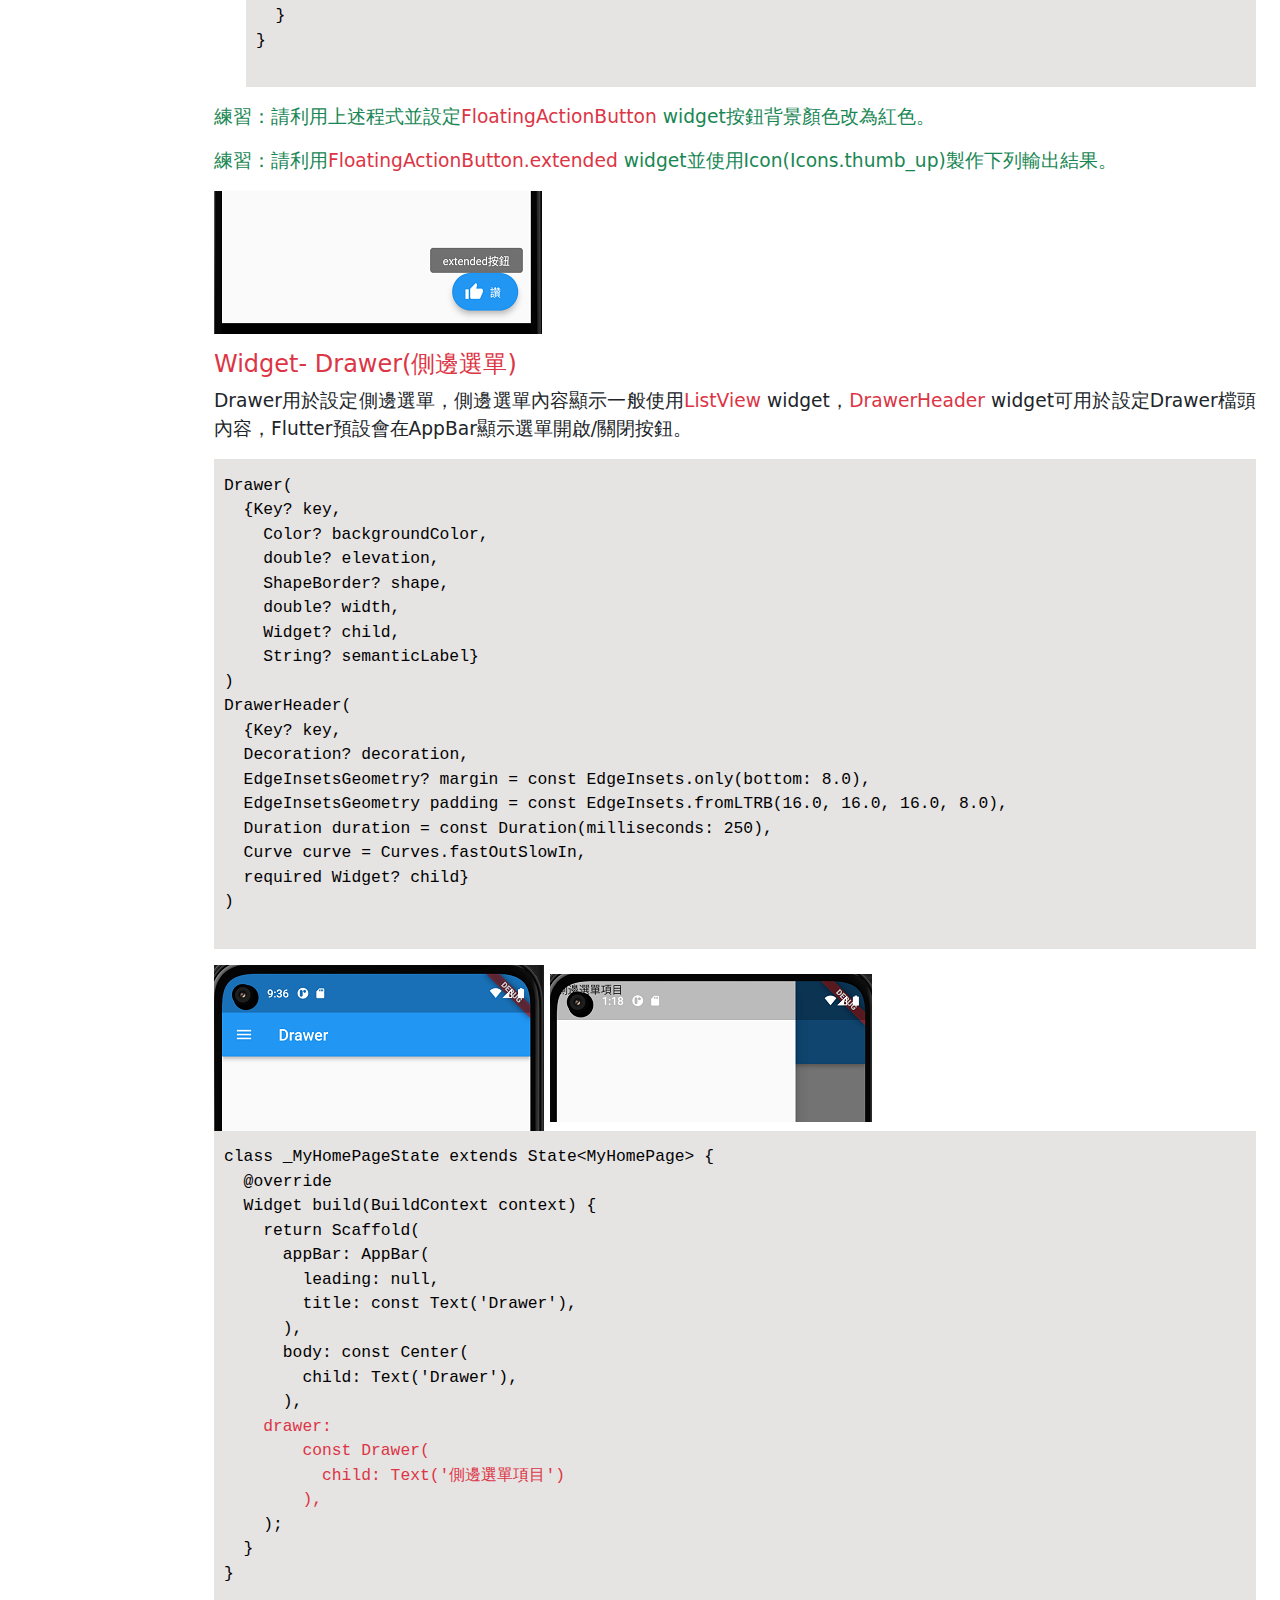
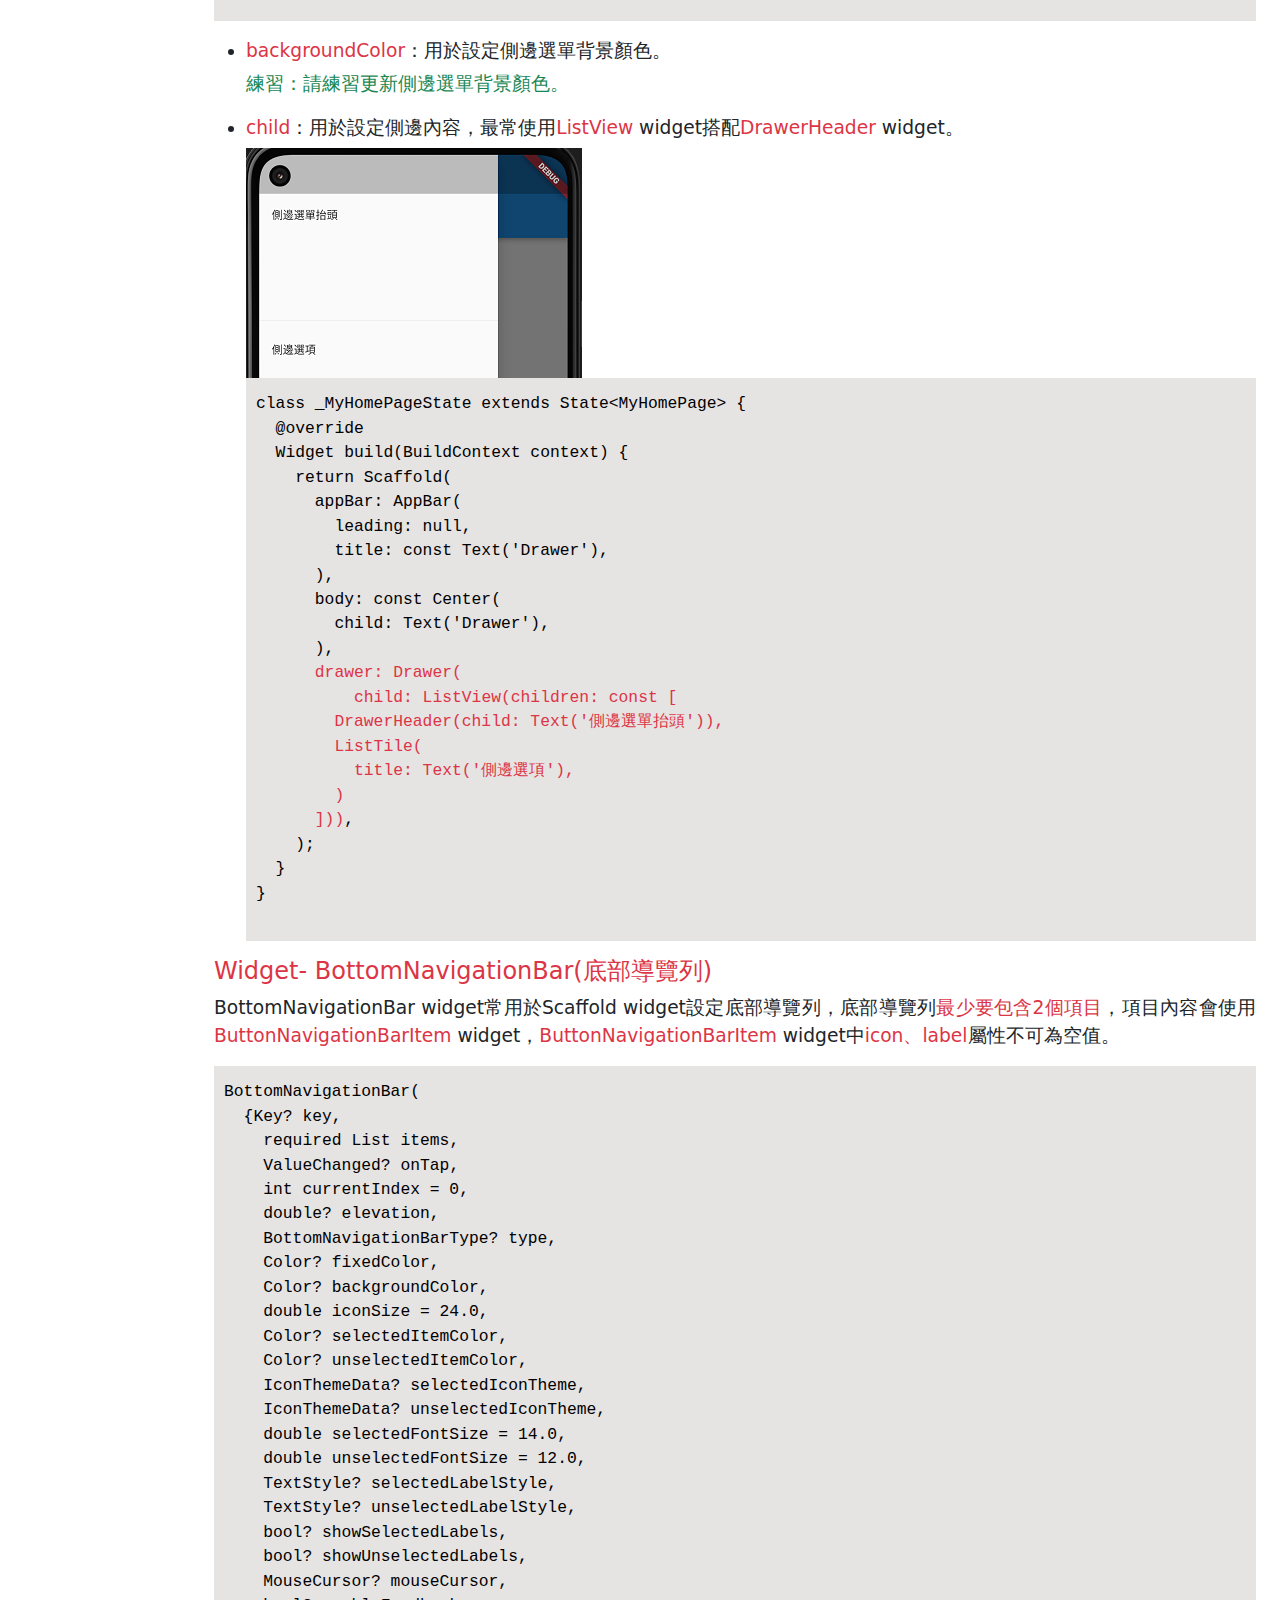
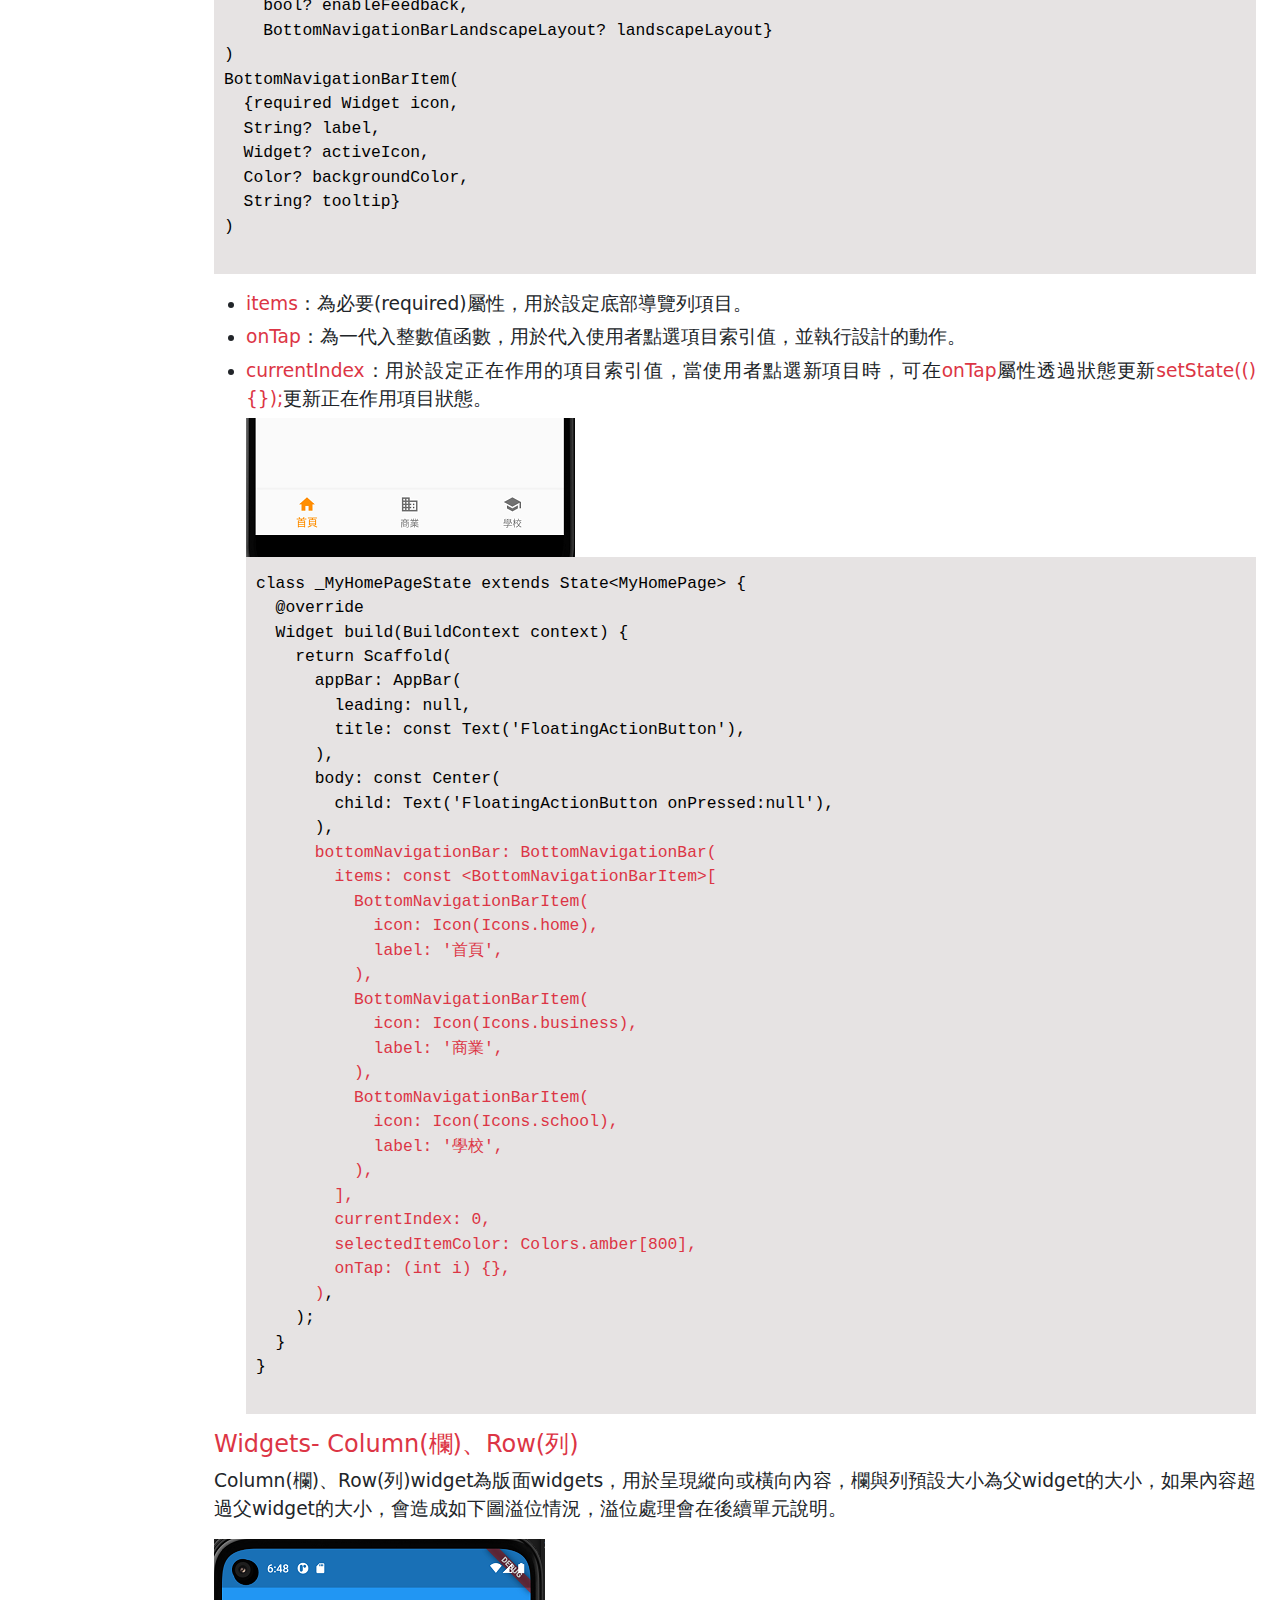
<file: material_widgets_1.html>
<!DOCTYPE html>
<html>
  <head>
    <meta charset="UTF-8" />
    <meta name="viewport" content="width=device-width, initial-scale=1.0" />
    <title>Flutter</title>
    <link href="css/bootstrap.min.css" rel="stylesheet"/>
    <link href="css/all.min.css" rel="stylesheet"/>
    <link rel="stylesheet" href="css/style.css" />
  </head>

  <body>

    <!-- Side-Nav -->
    <div class="side-navbar active-nav d-flex justify-content-between flex-wrap flex-column" id="sidebar">
      <ul class="nav flex-column text-white w-100">
        <li class="nav-item" style="background-color: #fff;padding-left:10px;padding-top:10px;border-bottom: rgb(255, 115, 0) 2px solid;font-size: 16pt;">
          <p style="color:rgb(248, 138, 11);font-weight: 700;">Flutter<br/>跨平台行動程式進階應用開發</p>
        </li>
        <li class="mx-2">
          <span class="menuitem"><a href="index.html" class="nav-link">簡介與軟體安裝</a></span>
        </li>
        <li class="mx-2">
          <span class="menuitem"><a class="nav-link" href="project_structire.html">專案檔案架構</a></span>
        </li>
        <li class="mx-2">
          <span class="menuitem"><a class="nav-link" href="dart.html">Dart語言</a></span>
        </li>
        <li class="mx-2">
          <span class="menuitem"><a class="nav-link" href="first_project.html">第一個專案</a></span>
        </li>
        <li class="mx-2">
          <span class="menuitem"><a class="nav-link" href="material_widgets_1.html">專案範本widgets</a></span>
        </li>        
        <li class="mx-2">
          <span class="menuitem"><a class="nav-link" href="material_widgets_2.html">其他常用widgets</a></span>
        </li>
        <li class="mx-2">
          <span class="menuitem"><a class="nav-link" href="navigator_route.html">頁面路由</a></span>
        </li>
        <li class="nav-item">
          <div class="nav-link" href="#topic2" class="nav-item" data-bs-toggle="collapse" aria-expanded="false" aria-controls="topic2">
            <span class="mx-2">專案開發</span>
            <i class="fas fa-angle-right"></i>
          </div>
          <div class="collapse" id="topic2">
            <ul>
              <li class="menuitem"><a class="nav-link" href="project_1_launchicon.html">Launch icons</a></li>
              <li class="menuitem"><a class="nav-link" href="project_2_splashscreen.html">Splash screen</a></li>
              <li class="menuitem"><a class="nav-link" href="project_3_checklogin.html">是否登入</a></li>
              <li class="menuitem"><a class="nav-link" href="project_4_login.html">Login頁面</a></li>
            </ul>
          </div>
        </li>
            
      </ul>
    </div>


    <!-- Main Wrapper -->
    <div class="p-2 my-container active-cont">
      <!-- Breadcrumb -->
      <div class="bg-light px-5" aria-label="breadcrumb" style="height:40px;position:fixed;width:100%;top:0;">
        <a class="btn border-0" id="menu-btn" style="position:fixed"><i class="fas fa-bars"></i></a>
        <ol class="breadcrumb">
          <li class="breadcrumb-item">專案範本widgets</li>
        </ol>
      </div>
      <!--End Top Nav -->

      <!-- main page -->
      <div style="margin-top:50px;">
        <h3 class="text-danger p-3">內容涵蓋</h3>
        <p class="px-3" style="margin-top:-20px;">
          <ul>            
            <li>專案範本widgets-MaterialApp、Scaffold、AppBar、Center、Column、Text、FloatingActionButton</li>
            <li>整合練習</li>
          </ul>
        </p>
        <p class="p-3">
          專案頁面由widgets組合而成，本單元介紹專案範本使用Widgets，首先介紹Android專案的MaterialApp widget，之後介紹Scaffold widget，Scaffold Widget用於顯示頁面內容並包含其他widgets如AppBar、FloatingActionButton、Drawer、BottomNavigationBar等widgets，因此在說明Scaffold widget之前將對前項widgets先進行說明，最後提供整合性版面練習。
        </p>
        
        <div class="p-3">
          <h3 class="text-danger">專案範本widgets-MaterialApp、Scaffold、AppBar、FloatingActionButton、Drawer、BottomNavigationBar、Center、Column、Text</h3>
          <p>
            <img src="imgs/material_widgets/sampleapp.png"/>
          </p>
          <p>
            專案範本(如上圖)程式執行如下：<span class='text-danger'>main()</span>建立<span class='text-danger'>MyApp</span>類別，<span class='text-danger'>MyApp</span>類別為一不具狀態widget並利用<span class='text-danger'>Widget build()</span>傳回<span class='text-danger'>MaterialApp</span> widget，<span class='text-danger'>MaterialApp</span> widget中的<span class='text-danger'>theme</span>屬性用於定義App的<span class='text-danger'>ThemeData</span> widget，<span class='text-danger'>ThemeData</span> widget設定場景的主要色板(primarySwatch)為藍色，<span class='text-danger'>home</span>屬性用於定義App的起始頁面為<span class='text-danger'>MyHomePage</span> widget，<span class='text-danger'>MyHomePage</span> widget為具狀態widget，透過狀態widget<span class='text-danger'>_MyHomePageState</span>的<span class='text-danger'>Widget build()</span>傳回頁面架構<span class='text-danger'>Scaffold-AppBar-Center-Column-Text-FloatingActionButton</span>，本節widgets介紹將依照MaterialApp、Scaffold、AppBar、FloatingActionButton、Drawer、BottomNavigationBar、Center、Column、Text依序介紹，widgets介紹僅包含常用屬性，其他widgets將在後續單元介紹。
          </p>
          <pre><code>
//匯入預設material模組
import 'package:flutter/material.dart';

//主程式
void main() {
  runApp(const MyApp());
}

//主程式傳回MaterialApp widget
class MyApp extends StatelessWidget {
  const MyApp({Key? key}) : super(key: key);
  //Widget build方法用於顯示Widget內容
  @override
  Widget build(BuildContext context) {
    return <span class='text-danger'>MaterialApp</span>(
      title: 'Flutter Demo',
      //定義APP層級場景
      theme: ThemeData(
        primarySwatch: Colors.blue,
      ),
      home: const MyHomePage(title: 'Flutter Demo Home Page'),
    );
  }
}

//定義StatefulWidget
class MyHomePage extends StatefulWidget {
  const MyHomePage({Key? key, required this.title}) : super(key: key);
  final String title;

  @override
  State&lt;MyHomePage&gt; createState() => _MyHomePageState();
}
//定義StatefulWidget State類別
class _MyHomePageState extends State&lt;MyHomePage&gt; {
  int _counter = 0;

  void _incrementCounter() {
    setState(() {
      _counter++;
    });
  }

  @override
  Widget build(BuildContext context) {
    return <span class='text-danger'>Scaffold</span>(
      appBar: <span class='text-danger'>AppBar</span>(
        title: Text(widget.title),
      ),
      body: <span class='text-danger'>Center</span>(
        child: <span class='text-danger'>Column</span>(
          mainAxisAlignment: MainAxisAlignment.center,
          children: &lt;Widget&gt;[
            const <span class='text-danger'>Text</span>(
              'You have pushed the button this many times:',
            ),
            Text(
              '$_counter',
              style: Theme.of(context).textTheme.headline4,
            ),
          ],
        ),
      ),
      <span class='text-danger'>floatingActionButton</span>: FloatingActionButton(
        onPressed: _incrementCounter,
        tooltip: 'Increment',
        child: const Icon(Icons.add),
      ),
    );
  }
}
          </code></pre>
          <h4 class="text-danger">Widget- MaterialApp</h4>
          <p>
            Flutter App由widgets組成，Flutter widget使用宣告模式，widget定義類似下列MaterialApp widget，每個Widget有自己的屬性，使用者只需在widget屬性宣告對應類型，即可使用該widget。Android App使用Material設計，Flutter Android App通常以MaterialApp widget為起始，MaterialApp widget定義如下：
          </p>
          <pre><code>
MaterialApp(
  {Key? key,
    GlobalKey&lt;NavigatorState&gt;? navigatorKey,
    GlobalKey&lt;ScaffoldMessengerState&gt;? scaffoldMessengerKey,
    Widget? home,
    Map&lt;String, WidgetBuilder> routes = const &lt;String, WidgetBuilder&gt;{},
    String? initialRoute,
    RouteFactory? onGenerateRoute,
    InitialRouteListFactory? onGenerateInitialRoutes,
    RouteFactory? onUnknownRoute,
    List&lt;NavigatorObserver&gt; navigatorObservers = const &lt;&lt;NavigatorObserver&gt;[],
    TransitionBuilder? builder,
    String title = '',
    GenerateAppTitle? onGenerateTitle,
    Color? color,
    ThemeData? theme,
    ThemeData? darkTheme,
    ThemeData? highContrastTheme,
    ThemeData? highContrastDarkTheme,
    ThemeMode? themeMode = ThemeMode.system,
    Locale? locale,
    Iterable&lt;LocalizationsDelegate&gt;? localizationsDelegates,
    LocaleListResolutionCallback? localeListResolutionCallback,
    LocaleResolutionCallback? localeResolutionCallback,
    Iterable&lt;Locale&gt; supportedLocales = const &lt;Locale&gt;[Locale('en', 'US')],
    bool debugShowMaterialGrid = false,
    bool showPerformanceOverlay = false,
    bool checkerboardRasterCacheImages = false,
    bool checkerboardOffscreenLayers = false,
    bool showSemanticsDebugger = false,
    bool debugShowCheckedModeBanner = true,
    Map&lt;ShortcutActivator, Intent&gt;? shortcuts,
    Map&lt;Type, Action&lt;Intent&gt;&gt;? actions,
    String? restorationScopeId,
    ScrollBehavior? scrollBehavior,
    bool useInheritedMediaQuery = false}
)         
          </code></pre>
          <ul>
            <li style="margin-bottom:0.5ex;">
              <span class="text-danger">key</span>：用於維持widget在widgets樹狀態，一般用於widgets樹中相同類型widgets新增、移除、重組時使用。
            </li>
            <li style="margin-bottom:0.5ex;">
              <span class="text-danger">home</span>：用於設定App起始Widget，下列程式片段設定<span class="text-danger">MyHomePage</span>為起始Widget。
            </li>
            <li style="margin-bottom:0.5ex;">
              <span class="text-danger">routes</span>：用於App路由(routing)導覽使用named routes(命名路由)時，<span class="text-danger">routes</span>用於設定頁面路由名稱及對應頁面，會在後續導覽單元中介紹。
            </li>
            <li style="margin-bottom:0.5ex;">
              <span class="text-danger">initialRoute</span>：App路由(routing)導覽使用named routes(命名路由)時，<span class="text-danger">initialRoute</span>屬性用於設定App起始頁面路由名稱，請注意：<span class="text-danger">initialRoute</span>屬性不能與<span class="text-danger">home</span>屬性並存。
            </li>
            <li style="margin-bottom:0.5ex;">
              <span class="text-danger">title</span>：用於設定工作管理員顯示文字，iOS無作用。
            </li>
            <li style="margin-bottom:0.5ex;">
              <span class="text-danger">color</span>：用於設定Android應用程式切換(switcher)預設顏色，可以使用預設色板物件<span class="text-danger">Colors</span>來設定顏色，色板包含Material設計預設顏色，每個預設顏色可搭配顏色強度(例如<span class="text-danger">Colors.blue[500]</span>)，顏色強度包含50、100-900每次增加100，<span class="text-danger">Accent</span>顏色強度僅包含100、200、400、700。除了<span class="text-danger">Colors</span>物件，也可以使用<span class="text-danger">Color(0xAARRGGBB)、Color.fromARGB(0-255,0-255,0-255,0-255)、Color.fromRGBO(0-255,0-255,0-255,0-1)</span>來設定顏色，其中<span class="text-danger">0xAARRGGBB</span>中AA代表16進位透明度值(00-FF)、RGB分別代表16進位紅、綠、藍值(00-FF)，<span class="text-danger">Color.fromRGBO</span>中O代表透明度(Opacity)。
            </li>
            <li style="margin-bottom:0.5ex;">
              <span class="text-danger">theme</span>：用於設定App階層場景，可設定整個App層級場景，例如<span class="text-danger">ThemeData.light()</span>(淺色模式)、<span class="text-danger">ThemeData.dark()</span>(深色模式)，程式片段<span class="text-danger">primarySwatch</span>用於設定版面主題色調。       
            </li>
            <p class="text-success">練習：請改變專案範本主要色調為紅色，之後嘗試設定淺色與深色場景。</p>
            <li style="margin-bottom:0.5ex;">
              <span class="text-danger">darkTheme</span>：用於設定App暗色場景。       
            </li>
            <p class="text-success">練習：請開啟模擬器深色主題並將專案範本darkTheme設定為<span class="text-danger">ThemeData.dark()</span>(深色模式)。</p>           
            <li style="margin-bottom:0.5ex;">
              <span class="text-danger">debugShowCheckedModeBanner</span>：用於設定顯示 Debug 橫幅，預設為true。
            </li>
            <p class="text-success">
              練習：請取消專案範本顯示Debug橫幅。
            </p>            
          </ul>
          <h4 class="text-danger">Widget- Scaffold(鷹架)</h4>
          <p>
            Scaffold Widget為Material設計最常用版面規劃widget，Scaffold Widget除了頁面內容body屬性，包含AppBar、FloatingActionButton、Drawer、BottomNavigationBar等widgets，在說明Scaffold widget之前，將先對前項widgets進行說明。
          </p>
          <pre><code>
Scaffold({
  Key? key,
  PreferredSizeWidget? appBar,
  Widget? body,
  Widget? floatingActionButton,
  FloatingActionButtonLocation? floatingActionButtonLocation,
  FloatingActionButtonAnimator? floatingActionButtonAnimator,
  List&lt;Widget&gt;? persistentFooterButtons,
  Widget? drawer,
  DrawerCallback? onDrawerChanged,
  Widget? endDrawer,
  DrawerCallback? onEndDrawerChanged,
  Widget? bottomNavigationBar,
  Widget? bottomSheet,
  Color? backgroundColor,
  bool? resizeToAvoidBottomInset,
  bool primary = true,
  DragStartBehavior drawerDragStartBehavior = DragStartBehavior.start,
  bool extendBody = false,
  bool extendBodyBehindAppBar = false,
  Color? drawerScrimColor,
  double? drawerEdgeDragWidth,
  bool drawerEnableOpenDragGesture = true,
  bool endDrawerEnableOpenDragGesture = true,
  String? restorationId}
)     
          </code></pre>
          <ul>
            <li style="margin-bottom:0.5ex;">
              <span class="text-danger">body</span>：用於設定Scaffold widget頁面顯示內容。
            </li>
          </ul>
          <h4 class="text-danger">Widget- AppBar(App標題列)</h4>
          <p>
            AppBar置於APP的最上方，一般用於設定標題列(title)、動作按鈕(actions)與跳頁選單(Tabs)，AppBar widget基本包含三個區塊如下位置示意圖。
          </p>
          <p><img src="imgs/material_widgets/scaffold_appbar.png"></p>
          <pre><code>
AppBar({Key key,
  Widget leading,
  bool automaticallyImplyLeading: true,
  Widget title,
  List actions,
  Widget flexibleSpace,
  PreferredSizeWidget bottom,
  double elevation: 4.0,
  Color backgroundColor,
  Brightness brightness,
  IconThemeData iconTheme,
  TextTheme textTheme,
  bool primary: true,
  bool centerTitle,
  double titleSpacing: NavigationToolbar.kMiddleSpacing,
  double toolbarOpacity: 1.0,
  double bottomOpacity: 1.0 })     
          </code></pre>
          <ul>
            <li style="margin-bottom:0.5ex;">
              <span class="text-danger">leading</span>：用於設定標題列之前的widget，當屬性automaticallyImplyLeading為false而leading為null時，標題列會占用leading位置，當屬性automaticallyImplyLeading為true而leading為null時，系統會自動設定對應leading widget，如跳頁時會於下一頁leading位置自動加入回上頁圖示按鈕或在Scaffold設定drawer時自動加入menu圖示按鈕。下列程式片段設定leading屬性為空值(null)與非空值(Icon widget)。Material圖示請參照<a href="https://fonts.google.com/icons?selected=Material+Icons" target="_blank">Material Icons</a>。
            </li>
            <img src="imgs/material_widgets/appbar_leadingnull.png"/>
            <pre><code>
class _MyHomePageState extends State&lt;MyHomePage&gt; {
  @override
  @override
  Widget build(BuildContext context) {
    return Scaffold(
      appBar: AppBar(
        <span class="text-danger">leading: null</span>,
        title: const Text('AppBar leading:null'),
      ),
      body: const Center(
        child: Text('AppBar leading:null'),
      ),
    );
  }
}
            </code></pre>
            <img src="imgs/material_widgets/appbar_leadingnotnull.png"/>
            <pre><code>
class _MyHomePageState extends State&lt;MyHomePage&gt; {
  @override
  @override
  Widget build(BuildContext context) {
    return Scaffold(
      appBar: AppBar(
        <span class="text-danger">leading: const Icon(Icons.menu)</span>,
        title: const Text('AppBar leading:not null'),
      ),
      body: const Center(
        child: Text('AppBar leading:null'),
      ),
    );
  }
}
            </code></pre>
            <li style="margin-bottom:0.5ex;">
              <span class="text-danger">title</span>：用於設定標題列，一般為Text widget。
            </li>
            <li style="margin-bottom:0.5ex;">
              <span class="text-danger">actions</span>：用於設定Widget清單，一般用於擺放動作按鈕如IconButton widget(圖示按鈕)。
            </li>
            <img src="imgs/material_widgets/appbar_actions.png"/>
            <pre><code>
class _MyHomePageState extends State&lt;MyHomePage&gt; {
  @override
  @override
  Widget build(BuildContext context) {
    return Scaffold(
      appBar: AppBar(
        leading:null,
        title: const Text('AppBar actions'),
        <span class="text-danger">actions: [
          IconButton(onPressed: () {}, icon: const Icon(Icons.home)),
          IconButton(onPressed: () {}, icon: const Icon(Icons.more_vert))
        ]</span>,

      ),
      body: const Center(
        child: Text('AppBar leading:null'),
      ),
    );
  }
}
            </code></pre>
            <p class="text-success">練習：請設定圖示按鈕並使用圖示<span class="text-danger">person</span>。</p>
            <li style="margin-bottom:0.5ex;">
              <span class="text-danger">bottom</span>：一般用於設定TabBar widget，下列程式範例說明在AppBar widget中bottom屬性設定兩個選項的TabBar widget。
            </li>
            <img src="imgs/material_widgets/appbar_bottom.png"/>
            <pre><code>
class _MyHomePageState extends State&lt;MyHomePage&gt; {
  @override
  Widget build(BuildContext context) {
    return DefaultTabController(
        initialIndex: 0,
        length: 2,
        child: Scaffold(
          appBar: AppBar(
              title: const Text('AppBar bottom屬性'),
              <span class="text-danger">bottom: const TabBar(tabs: [
                Tab(icon: Icon(Icons.home), text: '首頁'),
                Tab(
                  icon: Icon(Icons.car_rental),
                  text: '交通',
                )
              ]))</span>,
          body: const Center(
            child: Text('AppBar widget bottom屬性'),
          ),
        ));
  }
}
            </code></pre>            
            <li style="margin-bottom:0.5ex;">
              <span class="text-danger">centerTitle</span>：用於設定標題列是否置中。
            </li>
          </ul>
          <h4 class="text-danger">Widget- FloatingActionButton(浮動動作按鈕)</h4>
          <p>
            FloatingActionButton widget常用於Scaffold widget，除了預設FloatingActionButton widget，也包含其他三種FloatingActionButton.extended、FloatingActionButton.large、FloatingActionButton.small widgets，widget定義僅列出FloatingActionButton，其他widgets定義請參考<a href="https://api.flutter.dev/flutter/material/FloatingActionButton-class.html" target="_blank">官網</a>，使用者如果要個別修改按鈕顏色可使用<span class="text-danger">Color或Colors</span>物件。
          </p>
          <pre><code>
FloatingActionButton(
  {Key? key,
  Widget? child,
  String? tooltip,
  Color? foregroundColor,
  Color? backgroundColor,
  Color? focusColor,
  Color? hoverColor,
  Color? splashColor,
  Object? heroTag = const _DefaultHeroTag(),
  double? elevation,
  double? focusElevation,
  double? hoverElevation,
  double? highlightElevation,
  double? disabledElevation,
  required VoidCallback? onPressed,
  MouseCursor? mouseCursor,
  bool mini = false,
  ShapeBorder? shape,
  Clip clipBehavior = Clip.none,
  FocusNode? focusNode,
  bool autofocus = false,
  MaterialTapTargetSize? materialTapTargetSize,
  bool isExtended = false,
  bool? enableFeedback}
)     
          </code></pre>
          <ul>
            <li style="margin-bottom:0.5ex;">
              <span class="text-danger">onPressed</span>：為必要(required)屬性，用於設定使用者點選後執行函數，執行函數為<span class="text-danger">null、(){}</span>，執行函數設定為<span class="text-danger">null</span>則按鈕無作用。
            </li>
            <li style="margin-bottom:0.5ex;">
              <span class="text-danger">child</span>：設定按鈕要包含widget，一般為Icon widget(圖示)。
            </li>
            <li style="margin-bottom:0.5ex;">
              <span class="text-danger">tooltip</span>：設定按鈕按下時說明文字。
            </li style="margin-bottom:0.5ex;">
            <img src="imgs/material_widgets/floatingactionbutton.png"/>
            <pre><code>
class _MyHomePageState extends State&lt;MyHomePage&gt; {
  @override
  Widget build(BuildContext context) {
    return Scaffold(
      appBar: AppBar(
        leading: null,
        title: const Text('FloatingActionButton'),
      ),
      body: const Center(
        child: Text('FloatingActionButton onPressed:null'),
      ),
      <span class="text-danger">floatingActionButton: FloatingActionButton(
        onPressed: () {},
        tooltip: '浮動按鈕',
        child: const Icon(Icons.home),
      )</span>,
    );
  }
}
            </code></pre> 
          </ul>
          <p class="text-success">練習：請利用上述程式並設定<span class="text-danger">FloatingActionButton</span> widget按鈕背景顏色改為紅色。</p>
          <p class="text-success">練習：請利用<span class="text-danger">FloatingActionButton.extended</span> widget並使用Icon(Icons.thumb_up)製作下列輸出結果。</p>
          <img src="imgs/material_widgets/floatingactionbutton_extend_exer.png"/><p></p>
          <h4 class="text-danger">Widget- Drawer(側邊選單)</h4>
          <p>
            Drawer用於設定側邊選單，側邊選單內容顯示一般使用<span class="text-danger">ListView</span> widget，<span class="text-danger">DrawerHeader</span> widget可用於設定Drawer檔頭內容，Flutter預設會在AppBar顯示選單開啟/關閉按鈕。
          </p>
          <pre><code>
Drawer(
  {Key? key,
    Color? backgroundColor,
    double? elevation,
    ShapeBorder? shape,
    double? width,
    Widget? child,
    String? semanticLabel}
)
DrawerHeader(
  {Key? key,
  Decoration? decoration,
  EdgeInsetsGeometry? margin = const EdgeInsets.only(bottom: 8.0),
  EdgeInsetsGeometry padding = const EdgeInsets.fromLTRB(16.0, 16.0, 16.0, 8.0),
  Duration duration = const Duration(milliseconds: 250),
  Curve curve = Curves.fastOutSlowIn,
  required Widget? child}
)   
          </code></pre>
          <img src="imgs/material_widgets/drawer_1.png"/>
            <img src="imgs/material_widgets/drawer_2.png"/>
             <pre><code>
class _MyHomePageState extends State&lt;MyHomePage&gt; {
  @override
  Widget build(BuildContext context) {
    return Scaffold(
      appBar: AppBar(
        leading: null,
        title: const Text('Drawer'),
      ),
      body: const Center(
        child: Text('Drawer'),
      ),
    <span class="text-danger">drawer:
        const Drawer(
          child: Text('側邊選單項目')
        ),</span>
    );
  }
}   
          </code></pre>
          <ul>
            <li style="margin-bottom:0.5ex;">
              <span class="text-danger">backgroundColor</span>：用於設定側邊選單背景顏色。
            </li>
            <p class="text-success">
              練習：請練習更新側邊選單背景顏色。
            </p>
            <li style="margin-bottom:0.5ex;">
              <span class="text-danger">child</span>：用於設定側邊內容，最常使用<span class="text-danger">ListView</span> widget搭配<span class="text-danger">DrawerHeader</span> widget。
            </li>
            <img src="imgs/material_widgets/drawer_3.png"/>
             <pre><code>
class _MyHomePageState extends State&lt;MyHomePage&gt; {
  @override
  Widget build(BuildContext context) {
    return Scaffold(
      appBar: AppBar(
        leading: null,
        title: const Text('Drawer'),
      ),
      body: const Center(
        child: Text('Drawer'),
      ),
      <span class="text-danger">drawer: Drawer(
          child: ListView(children: const [
        DrawerHeader(child: Text('側邊選單抬頭')),
        ListTile(
          title: Text('側邊選項'),
        )
      ]))</span>,
    );
  }
}   
          </code></pre>
          </ul>

          <h4 class="text-danger">Widget- BottomNavigationBar(底部導覽列)</h4>
          <p>
            BottomNavigationBar widget常用於Scaffold widget設定底部導覽列，底部導覽列<span class="text-danger">最少要包含2個項目</span>，項目內容會使用<span class="text-danger">ButtonNavigationBarItem</span> widget，<span class="text-danger">ButtonNavigationBarItem</span> widget中<span class="text-danger">icon、label</span>屬性不可為空值。
          </p>
          <pre><code>
BottomNavigationBar(
  {Key? key,
    required List<BottomNavigationBarItem> items,
    ValueChanged<int>? onTap,
    int currentIndex = 0,
    double? elevation,
    BottomNavigationBarType? type,
    Color? fixedColor,
    Color? backgroundColor,
    double iconSize = 24.0,
    Color? selectedItemColor,
    Color? unselectedItemColor,
    IconThemeData? selectedIconTheme,
    IconThemeData? unselectedIconTheme,
    double selectedFontSize = 14.0,
    double unselectedFontSize = 12.0,
    TextStyle? selectedLabelStyle,
    TextStyle? unselectedLabelStyle,
    bool? showSelectedLabels,
    bool? showUnselectedLabels,
    MouseCursor? mouseCursor,
    bool? enableFeedback,
    BottomNavigationBarLandscapeLayout? landscapeLayout}
)
BottomNavigationBarItem(
  {required Widget icon,
  String? label,
  Widget? activeIcon,
  Color? backgroundColor,
  String? tooltip}
)   
          </code></pre>
          <ul>
            <li style="margin-bottom:0.5ex;">
              <span class="text-danger">items</span>：為必要(required)屬性，用於設定底部導覽列項目。
            </li>
            <li style="margin-bottom:0.5ex;">
              <span class="text-danger">onTap</span>：為一代入整數值函數，用於代入使用者點選項目索引值，並執行設計的動作。
            </li>
            <li style="margin-bottom:0.5ex;">
              <span class="text-danger">currentIndex</span>：用於設定正在作用的項目索引值，當使用者點選新項目時，可在<span class="text-danger">onTap</span>屬性透過狀態更新<span class="text-danger">setState((){});</span>更新正在作用項目狀態。
            </li>
            <img src="imgs/material_widgets/bottomnavigationbar.png"/>
            <pre><code>
class _MyHomePageState extends State&lt;MyHomePage&gt; {
  @override
  Widget build(BuildContext context) {
    return Scaffold(
      appBar: AppBar(
        leading: null,
        title: const Text('FloatingActionButton'),
      ),
      body: const Center(
        child: Text('FloatingActionButton onPressed:null'),
      ),
      <span class="text-danger">bottomNavigationBar: BottomNavigationBar(
        items: const &lt;BottomNavigationBarItem&gt;[
          BottomNavigationBarItem(
            icon: Icon(Icons.home),
            label: '首頁',
          ),
          BottomNavigationBarItem(
            icon: Icon(Icons.business),
            label: '商業',
          ),
          BottomNavigationBarItem(
            icon: Icon(Icons.school),
            label: '學校',
          ),
        ],
        currentIndex: 0,
        selectedItemColor: Colors.amber[800],
        onTap: (int i) {},
      )</span>,
    );
  }
}
            </code></pre> 
          </ul>

          <h4 class="text-danger">Widgets- Column(欄)、Row(列)</h4>
          <p>
            Column(欄)、Row(列)widget為版面widgets，用於呈現縱向或橫向內容，欄與列預設大小為父widget的大小，如果內容超過父widget的大小，會造成如下圖溢位情況，溢位處理會在後續單元說明。
          </p>
          <img src="imgs/material_widgets/row_overflow.png"/><p></p>
          <pre><code>
Column(
  {Key key, 
  MainAxisAlignment mainAxisAlignment: MainAxisAlignment.start,
  MainAxisSize mainAxisSize: MainAxisSize.max,
  CrossAxisAlignment crossAxisAlignment: CrossAxisAlignment.center,
  TextDirection textDirection,
  VerticalDirection verticalDirection: VerticalDirection.down,
  TextBaseline textBaseline,
  List children: const [] }
)

Row(
  {Key key,
  MainAxisAlignment mainAxisAlignment: MainAxisAlignment.start,
  MainAxisSize mainAxisSize: MainAxisSize.max,
  CrossAxisAlignment crossAxisAlignment: CrossAxisAlignment.center,
  TextDirection textDirection,
  VerticalDirection verticalDirection: VerticalDirection.down,
  TextBaseline textBaseline,
  List children: const [] }
  )     
          </code></pre>
          <ul>
            <li style="margin-bottom:0.5ex;">
              <span class="text-danger">mainAxisAlignment</span>：設定放置區域主要坐標軸對齊方式(列為橫，欄為直)，使用MainAxisAlignment列舉類別。包含center(置中)、end(列靠右、欄靠下)、spaceAround(項目中間先平均空間，剩下再平均)、spaceBetween(項目中間平均空間)、spaceEvenly(全部平均空間)與start(列靠左、欄靠上)，預設為start。程式片段僅顯示MainAxisAlignment.start設定。
            </li>
            <img src="imgs/material_widgets/row_mainaxisalignment_start.png"/>
            <img src="imgs/material_widgets/row_mainaxisalignment_center.png"/><p></p>
            <img src="imgs/material_widgets/row_mainaxisalignment_end.png"/>
            <img src="imgs/material_widgets/row_mainaxisalignment_spacearound.png"/><p></p>
            <img src="imgs/material_widgets/row_mainaxisalignment_spacebetween.png"/>
            <img src="imgs/material_widgets/row_mainaxisalignment_spaceevenly.png"/>
            <pre><code>
class _MyHomePageState extends State&lt;MyHomePage&gt; {
  @override
  Widget build(BuildContext context) {
    return Scaffold(
      appBar: AppBar(
        leading: null,
        title: const Text('Row-MainAxisAlignment.start'),
      ),
      body: Row(
          mainAxisAlignment: MainAxisAlignment.start,
          children: const [Text('How'), Text('are'), Text('you?')]),
    );
  }
}
            </code></pre> 
            <li style="margin-bottom:0.5ex;">
              <span class="text-danger">mainAxisSize</span>：設定放置區域主要坐標軸方向的大小，Column為縱向，Row為橫向，MainAxisSize列舉類別。包含max(最大)與min(最小)，預設為max(最大)。
            </li>
            <p class="text-success">
              練習：請設定Row widget主要坐標軸方向的大小為min，搭配<span class="text-danger">mainAxisAlignment</span>，解釋為何結果與前項結果不同。
            </p>
            <li style="margin-bottom:0.5ex;">
              <span class="text-danger">crossAxisAlignment</span>：設定Column或Row次要坐標軸方向對齊方式(Row為縱向直，Column為橫向)，使用CrossAxisAlignment列舉類別。包含baseline(基線)、center(置中)、end(列靠下、欄靠右)。<span class="text-danger">思考下列程式結果並加修改</span>。
            </li>
            <pre><code>
class _MyHomePageState extends State&lt;MyHomePage&gt; {
  @override
  Widget build(BuildContext context) {
    return Scaffold(
      appBar: AppBar(
        leading: null,
        title: const Text('Row-MainAxisAlignment.start'),
      ),
      body: Row(
          mainAxisAlignment: MainAxisAlignment.start,
          crossAxisAlignment: CrossAxisAlignment.center,
          children: const [Text('How'), Text('are'), Text('you?')]),
    );
  }
}
            </code></pre>
            <li style="margin-bottom:0.5ex;">
              <span class="text-danger">textDirection</span>：設定文字方向，使用TextDirection列舉類別。包含TextDirection.ltr(左到右)與TextDirection.rtl(右到左)，預設為ltr。
            </li>
            <li style="margin-bottom:0.5ex;">
              <span class="text-danger">verticalDirection</span>：設定垂直的擺放方向(欄)，使用VerticalDirection列舉類別。包含VerticalDirection.down(由上往下擺放)與VerticalDirection.up(由下往上擺放)。
            </li>
            <li style="margin-bottom:0.5ex;">
              <span class="text-danger">textBaseline</span>：設定文字對齊基礎線(baseline)，使用TextBaseline列舉類別。包含TextBaseline.alphabetic(用於設定文字)與TextBaseline.ideographic(用於設定示意圖)。
            </li>
            
          </ul>
          <h4 class="text-danger">Widget- Center(置中)</h4>
          <p>
            Center widget相對於父widget大小將內容置中，Center widget置中取決於父widget是否為限制大小，會於後續單元說明。
          </p>
          <pre><code>
Center(
{Key? key,
double? widthFactor,
double? heightFactor,
Widget? child}
)  
          </code></pre>
          <ul>
            <li>
              <span class="text-danger">child</span>：欲置中的內容。
            </li>
            <pre><code>
class _MyHomePageState extends State&lt;MyHomePage&gt; {
  @override
  Widget build(BuildContext context) {
    return Scaffold(
      appBar: AppBar(
        leading: null,
        title: const Text('Center'),
      ),
      body: const <span class="text-danger">Center(
        child: Text('Center'),
      )</span>,
    );
  }
}
            </code></pre> 
          </ul>
          <h4 class="text-danger">基本Widgets- Text(文字)</h4>
          <p>
            Text widget用於顯示文字。Text widgets包含Text與Text.rich widgets，Text widget所有的文字套用相同文字樣式，而Text.rich widget可對部分文字設定不同樣式。請注意設定文字可包含特殊符號如<span class="text-danger">\n(強迫跳行)、\t(跳格)</span>等。
          </p>
          <pre><code>
Text(String data,
  { Key key,
    TextStyle style,
    TextAlign textAlign,
    TextDirection textDirection,
    Locale locale,
    bool softWrap,
    TextOverflow overflow,
    double textScaleFactor,
    int maxLines, 
    String semanticsLabel })   
          </code></pre>
          <ul>
            <li>
              <span class="text-danger">String data</span>：欲顯示的文字，置於單括號或雙括內。
            </li>
            <li>
              <span class="text-danger">textAlign</span>：使用TextAlign列舉類別包含center(置中)、end(文字方向左到右則靠右，文字方向又到左則靠左)、justify(分散對其)、left(靠左)、right(靠右)、start((文字方向左到右則靠左，文字方向又到左則靠右)。
            </li>
            <li>
              <span class="text-danger">textDirection</span>：利用TextDirection列舉類別，包含ltr(文字左到右)與rtl(文字右到左)。
            </li>
            <li>
              <span class="text-danger">locale</span>：在地化設定，用於設定語言及國家。
            </li>
            <li>
              <span class="text-danger">softWrap</span>：布林值用於設定是否自動跳行。
            </li>
            <li>
              <span class="text-danger">style</span>：利用TextStyle類別來設定文字樣式包含color(顏色)、fontSize(字體大小)、fontWeight(字體粗細)、fontStyle(字體樣式如斜體)、letterSpaceing(字母間距)、wordSpacing(字間距)、textBaseline(文字對齊基準線)、height(行高)、locale(設定本地化語言)、foreground(前景樣式)、background(背景樣式)、decoration(設定底線或刪除線等裝飾)、decorationColor(設定裝飾線顏色)、decorationStyle(設定裝飾線樣式)、debugLabel(除錯狀態樣式說明文字)、fontFamily(字型)與package(套件名稱)。
            </li>
            <pre><code>
  TextStyle({bool inherit: true,
    Color color,
    double fontSize,
    FontWeight fontWeight,
    FontStyle fontStyle,
    double letterSpacing,
    double wordSpacing,
    TextBaseline textBaseline,
    double height,
    Locale locale,
    Paint foreground,
    Paint background,
    TextDecoration decoration,
    Color decorationColor,
    TextDecorationStyle decorationStyle,
    String debugLabel,
    String fontFamily,
    String package })
            </code></pre>
            <ul>
              <li>
                <span class="text-danger">color</span>：用於設定顏色，使用Colors或Color類別。Colors藉由選擇顏色並套用顏色樣本值來設定顏色強度，顏色強度值在0到900之間，例如Colors.green代表預設強度為500的綠色(Colors.green[500])。Color類別則是代入透明度及紅綠藍的16進位值如Color(0xAARRGGBB)，其中AA,RR,GG,BB為16進位數字從00到ff，分別代表透明度與紅綠藍的值(例如Color(0xffff0000)為紅色完全不透明)。使用者也可使用Color.fromARGB(AA,RR,GG,BB)代入透明度與紅綠藍的值，代入值可以是16進位或10進位值。Color.fromRGBO(RR,GG,BB,O)，其中O為透明度，值從0.0到1.0，分別代表完全透明到完全不透明。
                <p class="text-success">練習：請使用Colors與Color類別練習不同顏色與透明度設定。</p>
              </li>
              <li>
                <span class="text-danger">fontWeight</span>：FontWeight類別用於設定字體粗細，可用normal、bold或w100到w900等常數來設定字體粗細。
              </li>
              <li>
                <span class="text-danger">fontStyle</span>：FontStyle類別，使用normal或italic常數設定正常字體或斜體。
              </li>
              <li>
                <span class="text-danger">textBaseline</span>：TextBaseline類別，用於設定底線對齊，包含alphabetic(文字)與ideographic(表意圖示)兩個常數值。
              </li>
              <li>
                <span class="text-danger">decoration</span>：TextDecoration類別，用於設定lineThrough(刪除線)、overline(上標線)與underline(底線)。
              </li>
              <li>
                <span class="text-danger">decorationStyle</span>：TextDecorationStyle類別，用於設定decoration樣式包含常數dashed(虛線)、dotted(點線)、double(雙線)、solid(實線)與wavy(波浪線)。
              </li>
            </ul>
          </ul>
          <p>
            當設計者希望將不同的樣式套用於一段文字，則需使用Text.rich widget，Text.rich widget使用TextSpan widget來包含多段不同樣式的文字，TextSpan widget又可包含多個TextSpan widgets，而每個TextSpan均可設定樣式。
          </p>
          <pre><code>
Text.rich(TextSpan textSpan,
{ Key key,
  TextStyle style,
  TextAlign textAlign,
  TextDirection textDirection,
  Locale locale,
  bool softWrap,
  TextOverflow overflow,
  double textScaleFactor,
  int maxLines, 
  String semanticsLabel })
  
TextSpan({TextStyle style,
  String text,
  List children,
  GestureRecognizer recognizer })
          </code></pre>


        </div>





        <div class="p-3">
          <h3 class="text-danger">Widget-重新審視</h3>
          <p>
            Widgets可以透過宣告方式來進行設定，也可以透過<span class="text-danger">函數傳回widget或宣告具狀態/不具狀態類別完成</span>。
          </p>
          <p class="text-success">練習：請用宣告方式在Scaffold頁面置中顯示一段文字。</p>
          <p class="text-success">練習：請用函數傳回方式在Scaffold頁面置中顯示一段文字。</p>
          <p class="text-success">練習：請用不具狀態類別方式在Scaffold頁面置中顯示一段文字。</p>
          <p class="text-success">練習：請用具狀態類別方式在Scaffold頁面置中顯示一段文字。</p>
        </div>


      </div>
    </div>

    <!-- bootstrap js -->
    <script src="js/popper.min.js"></script>
    <script src="js/bootstrap.bundle.min.js"></script>  
    
    <!-- custom js -->
    <script>
      var menu_btn = document.querySelector("#menu-btn");
      var sidebar = document.querySelector("#sidebar");
      var container = document.querySelector(".my-container");
      menu_btn.addEventListener("click", () => {
        sidebar.classList.toggle("active-nav");
        container.classList.toggle("active-cont");
      });
    </script>
  </body>
</html>
</file>
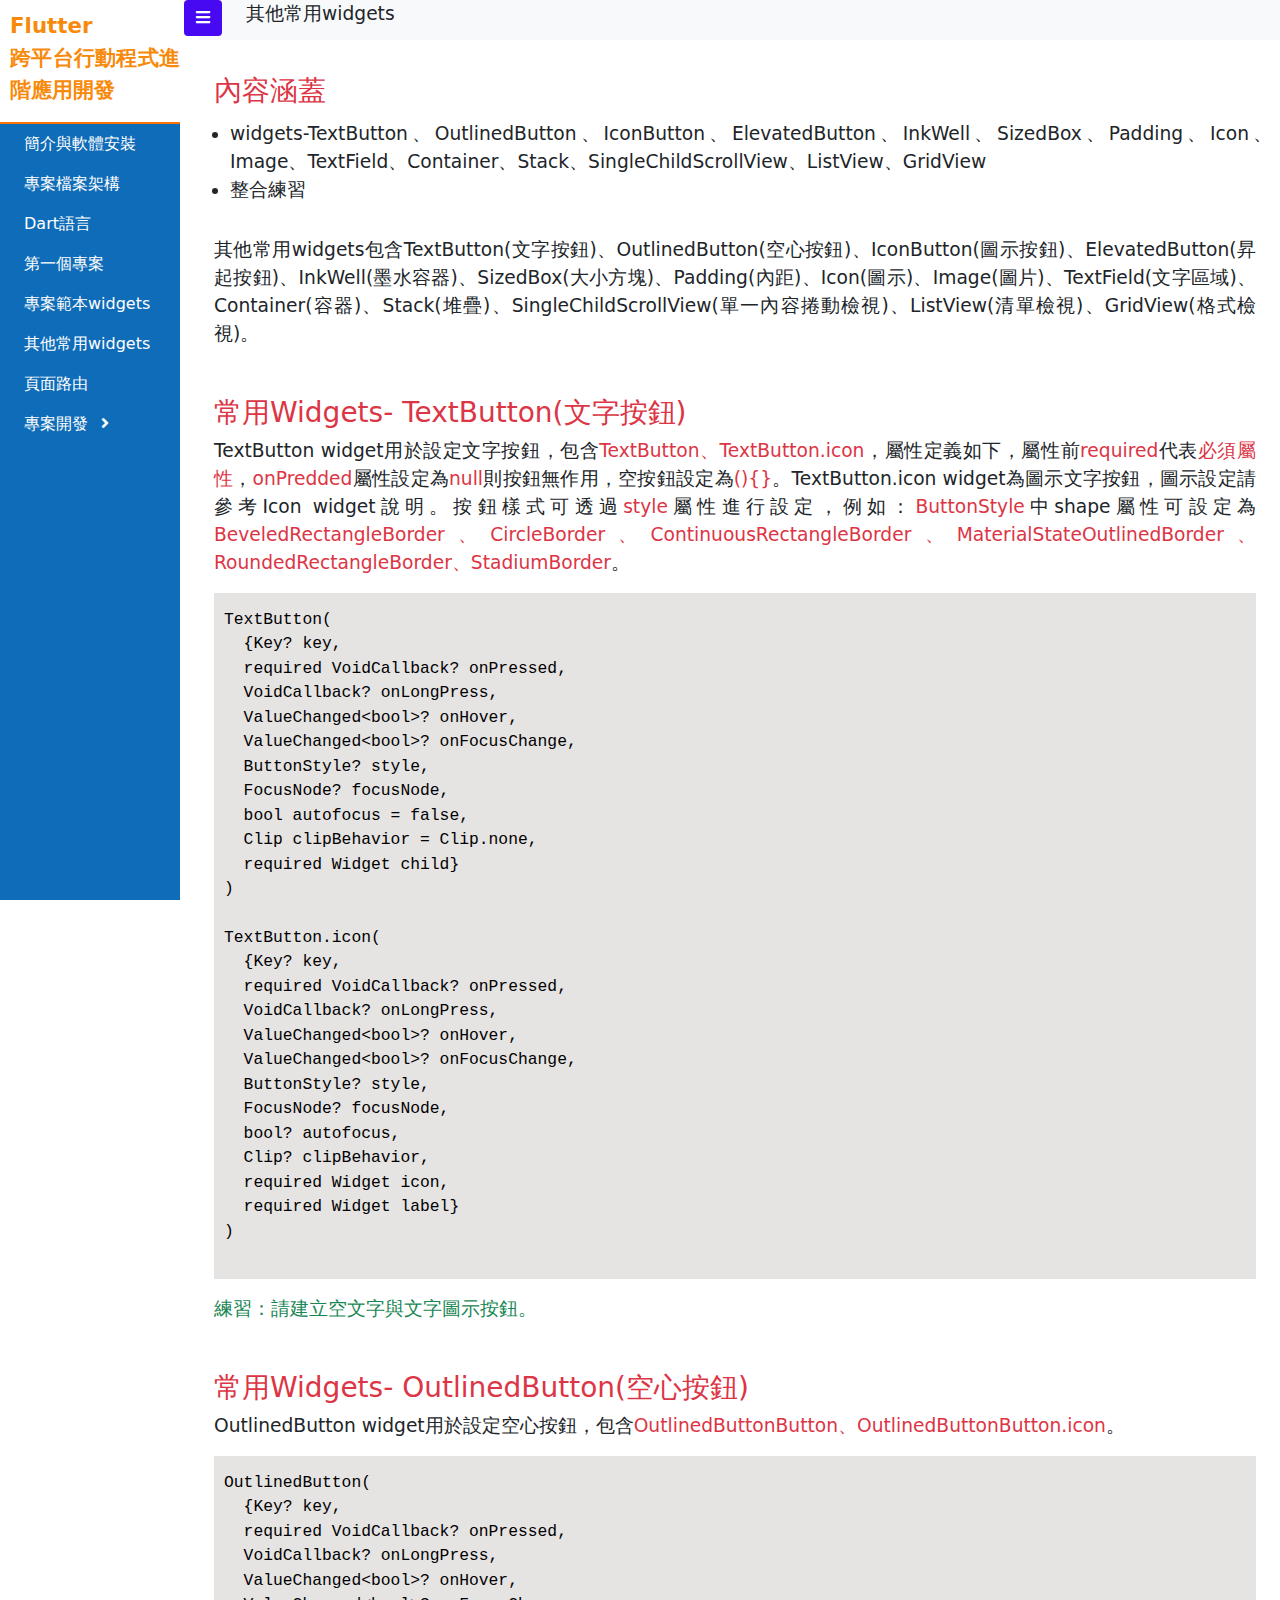
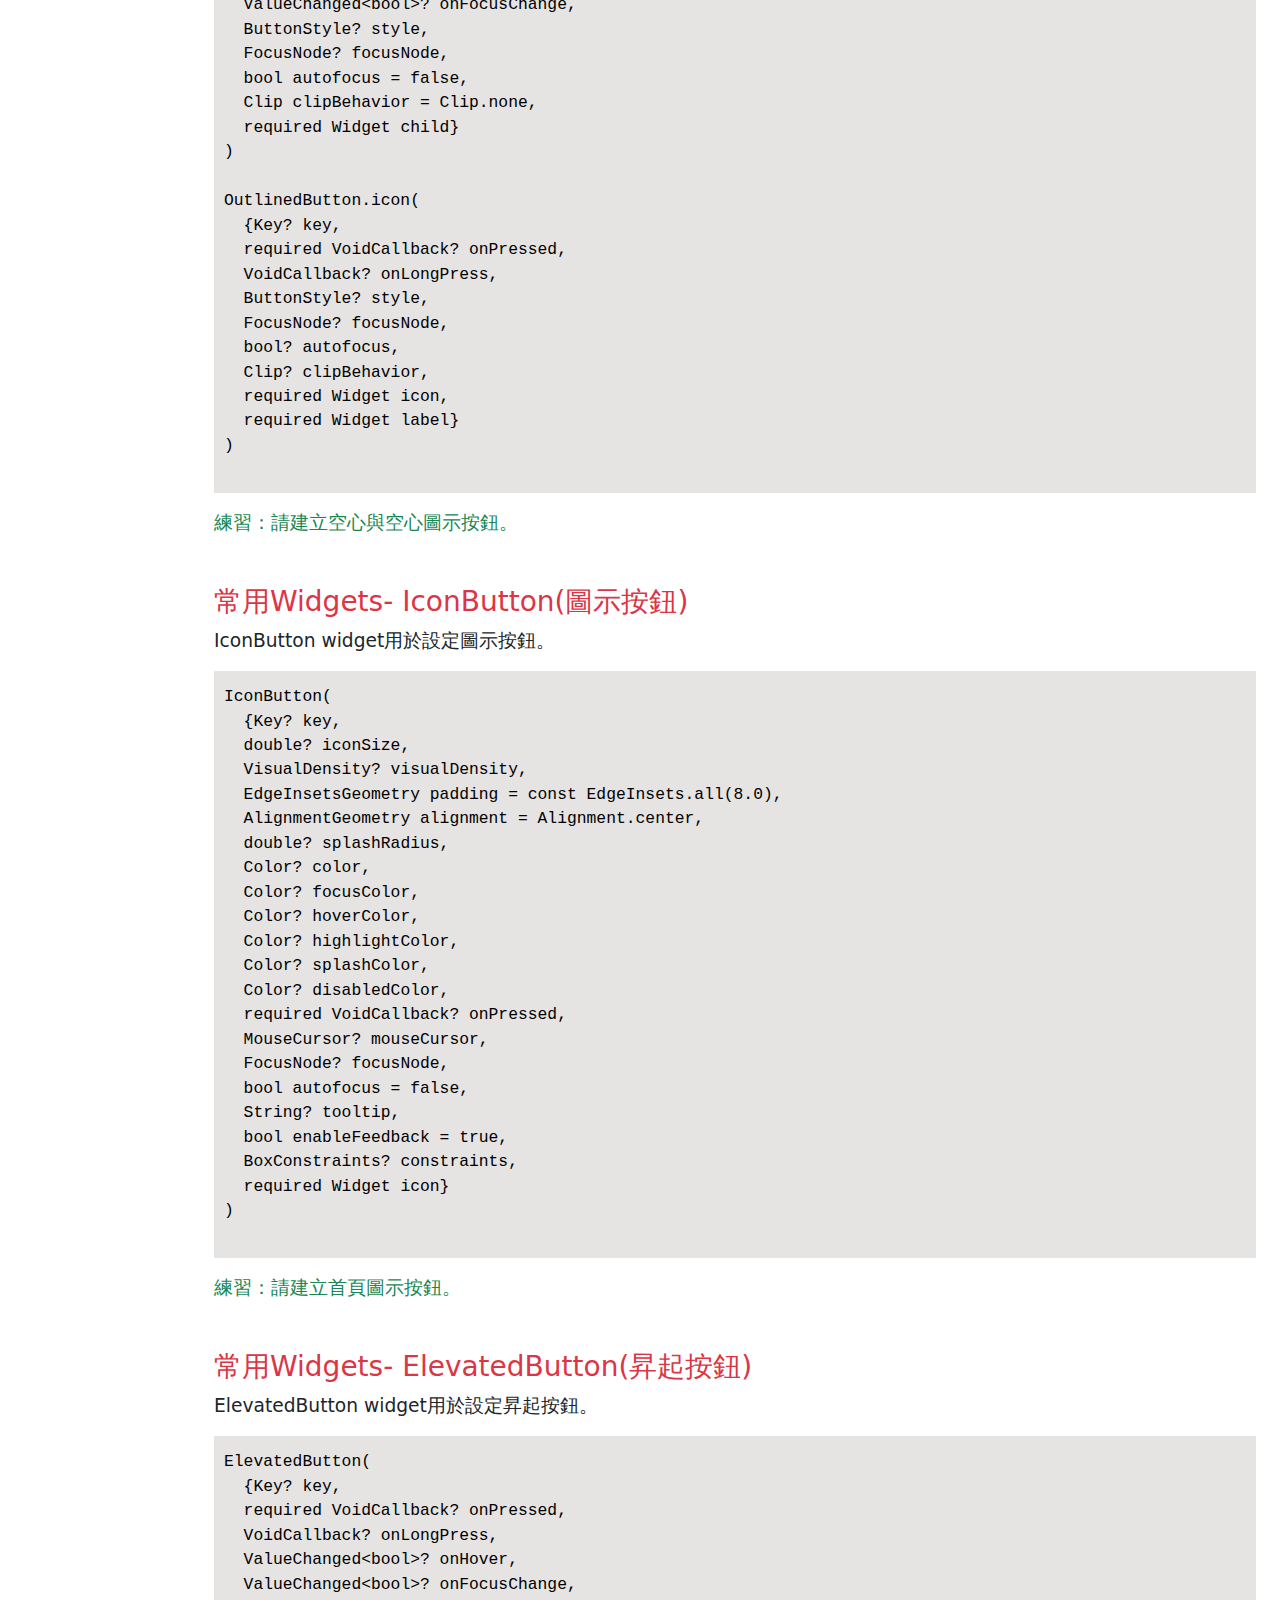
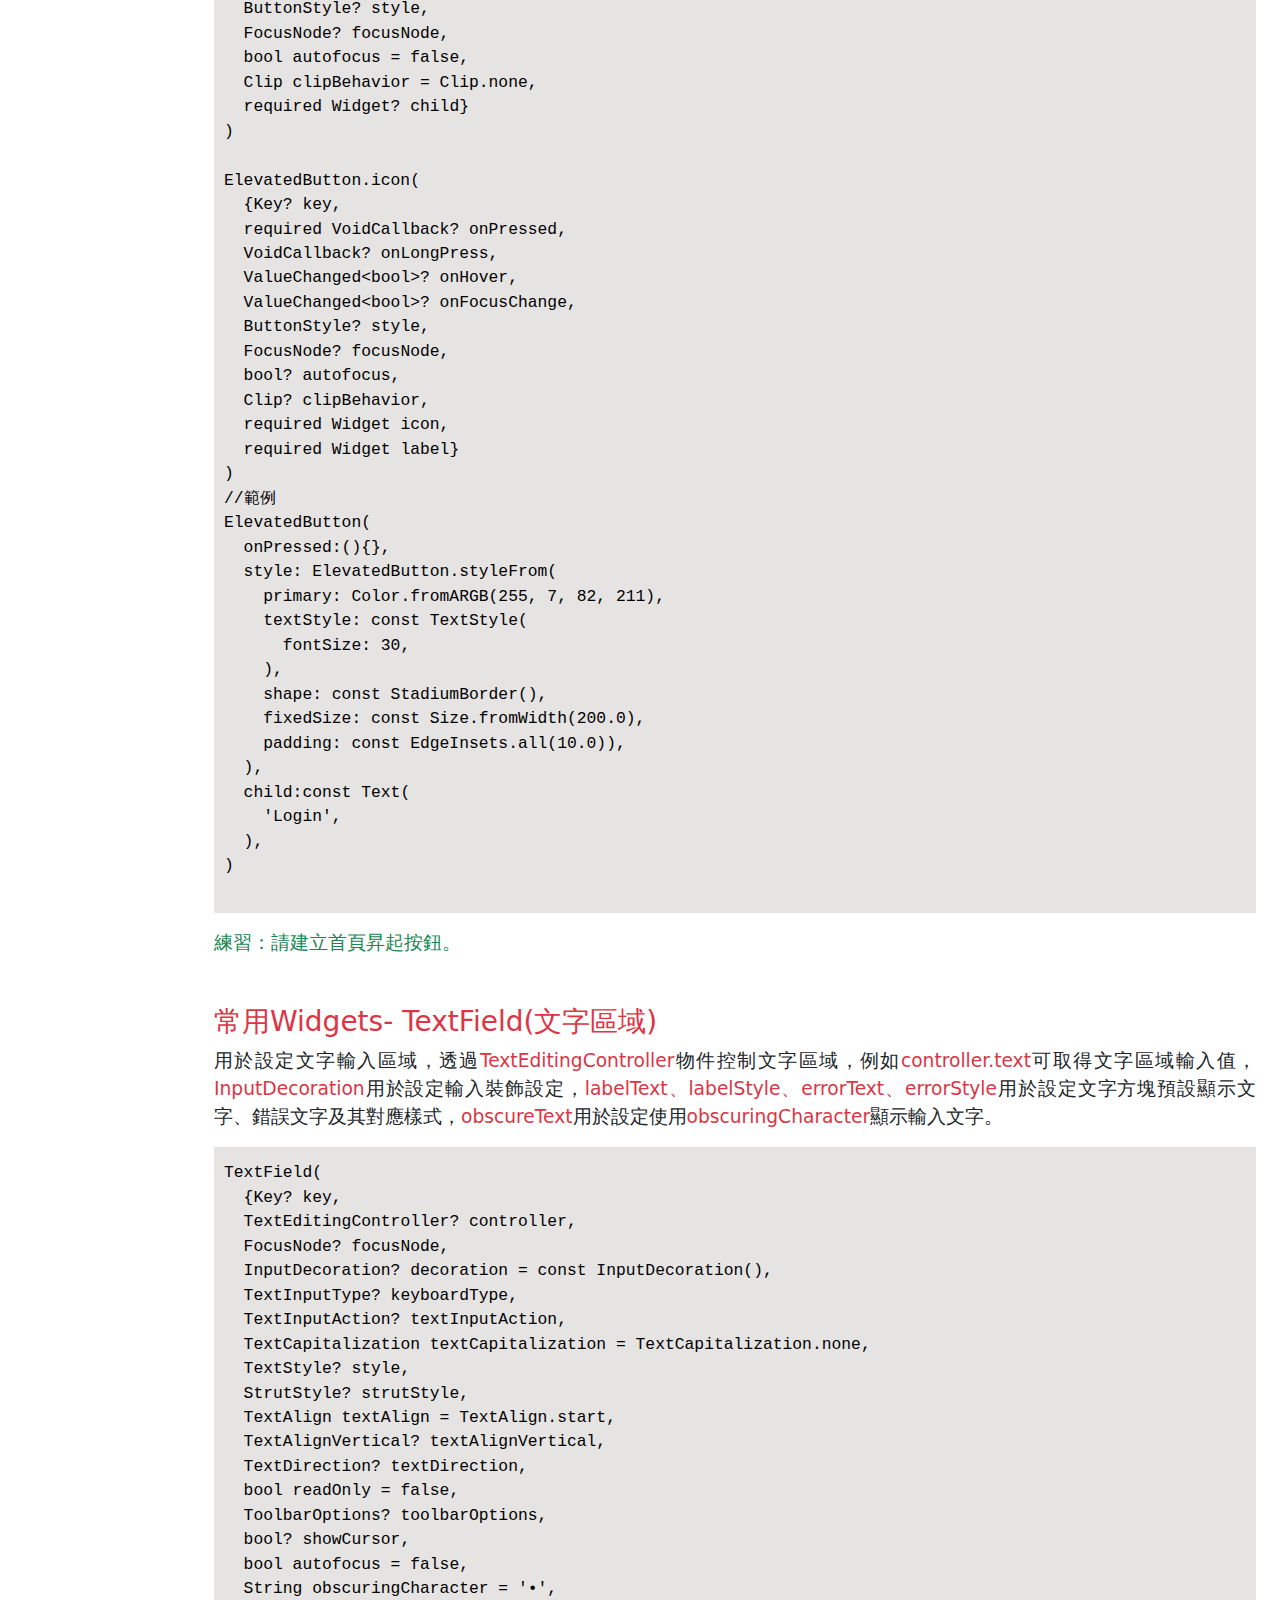
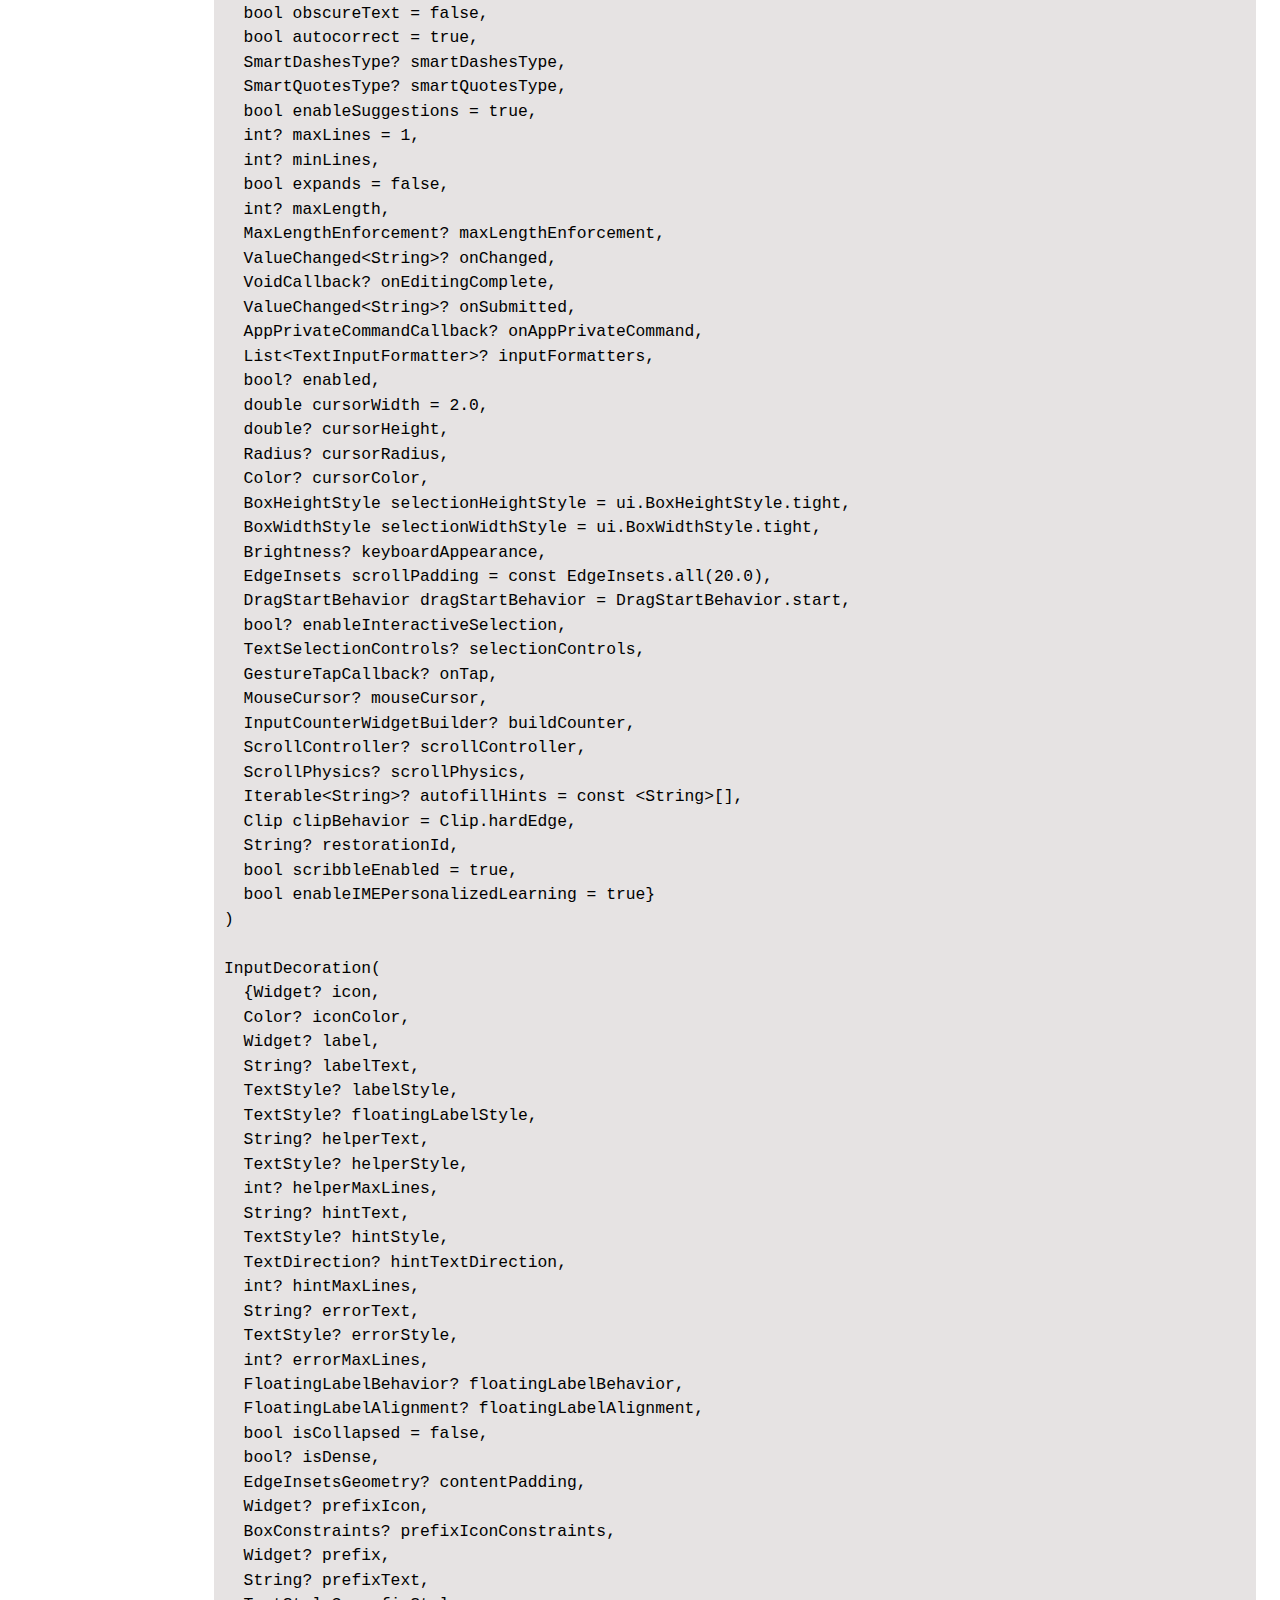
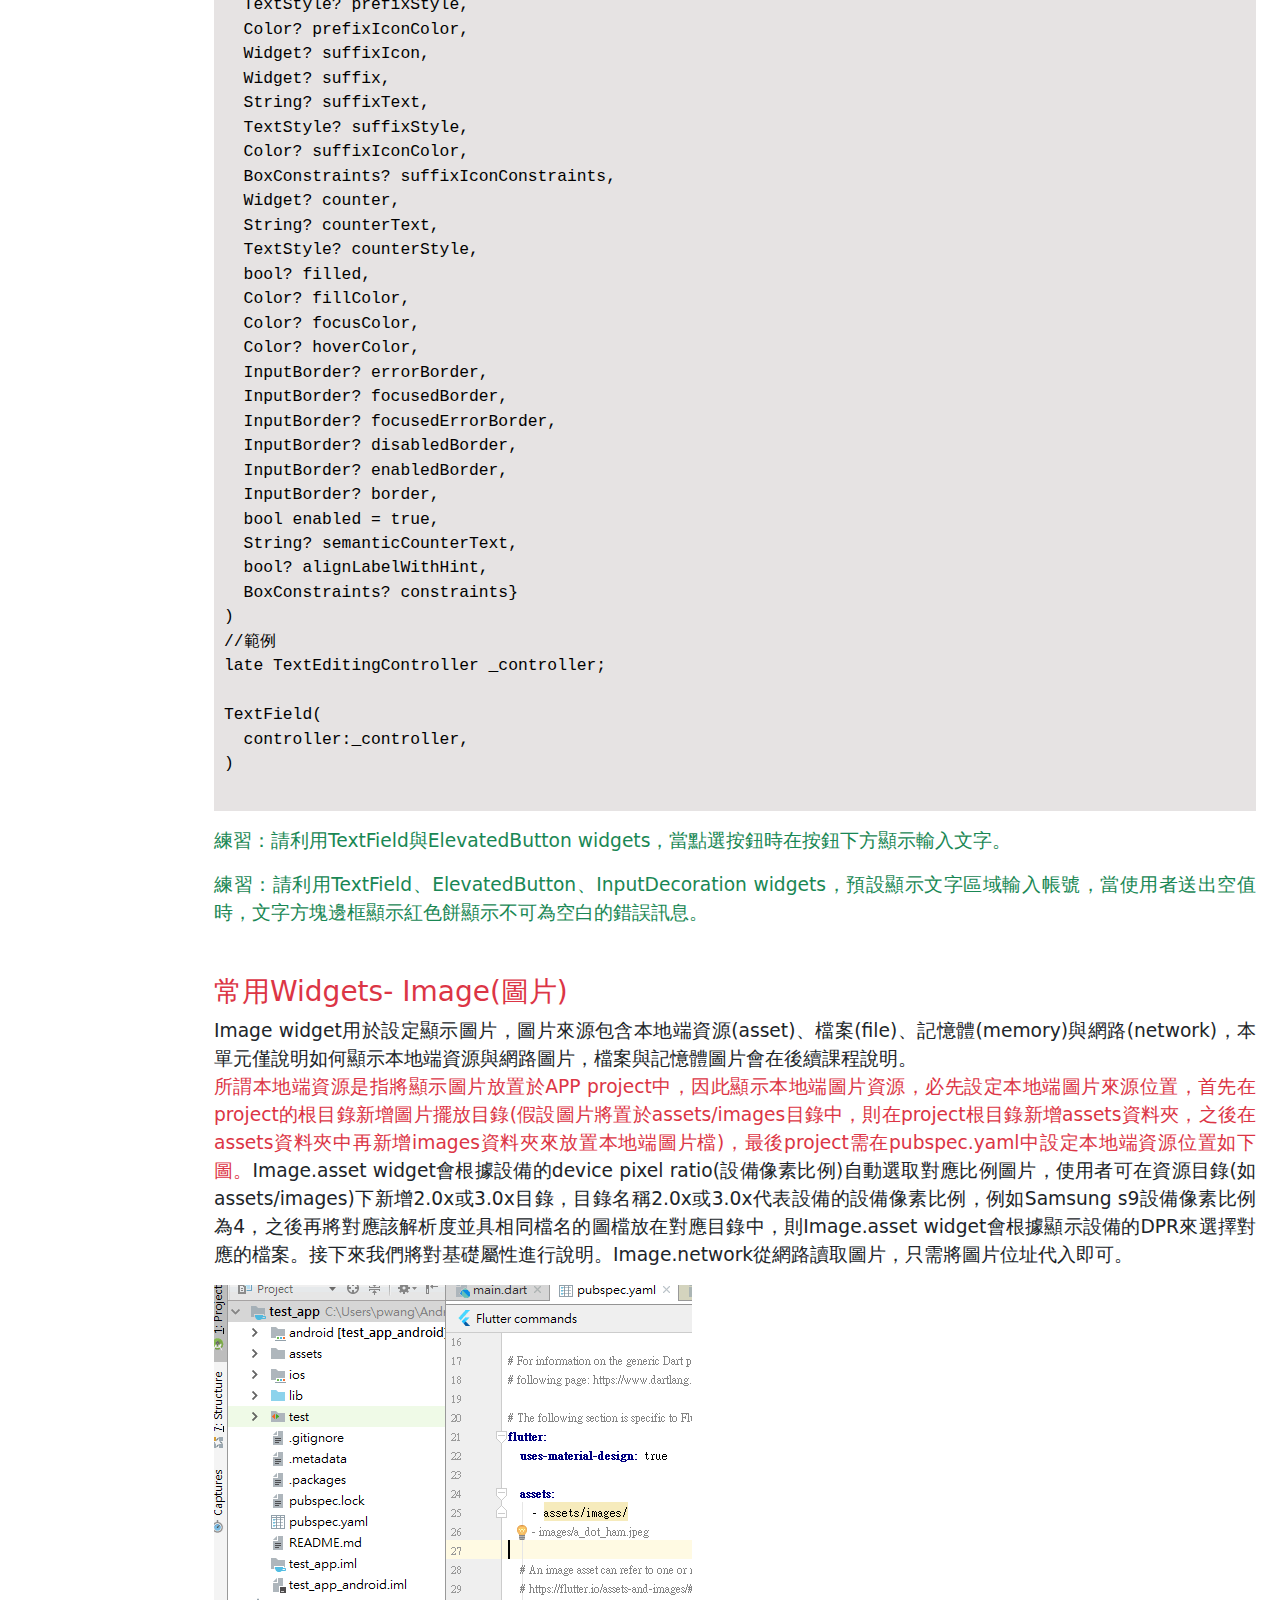
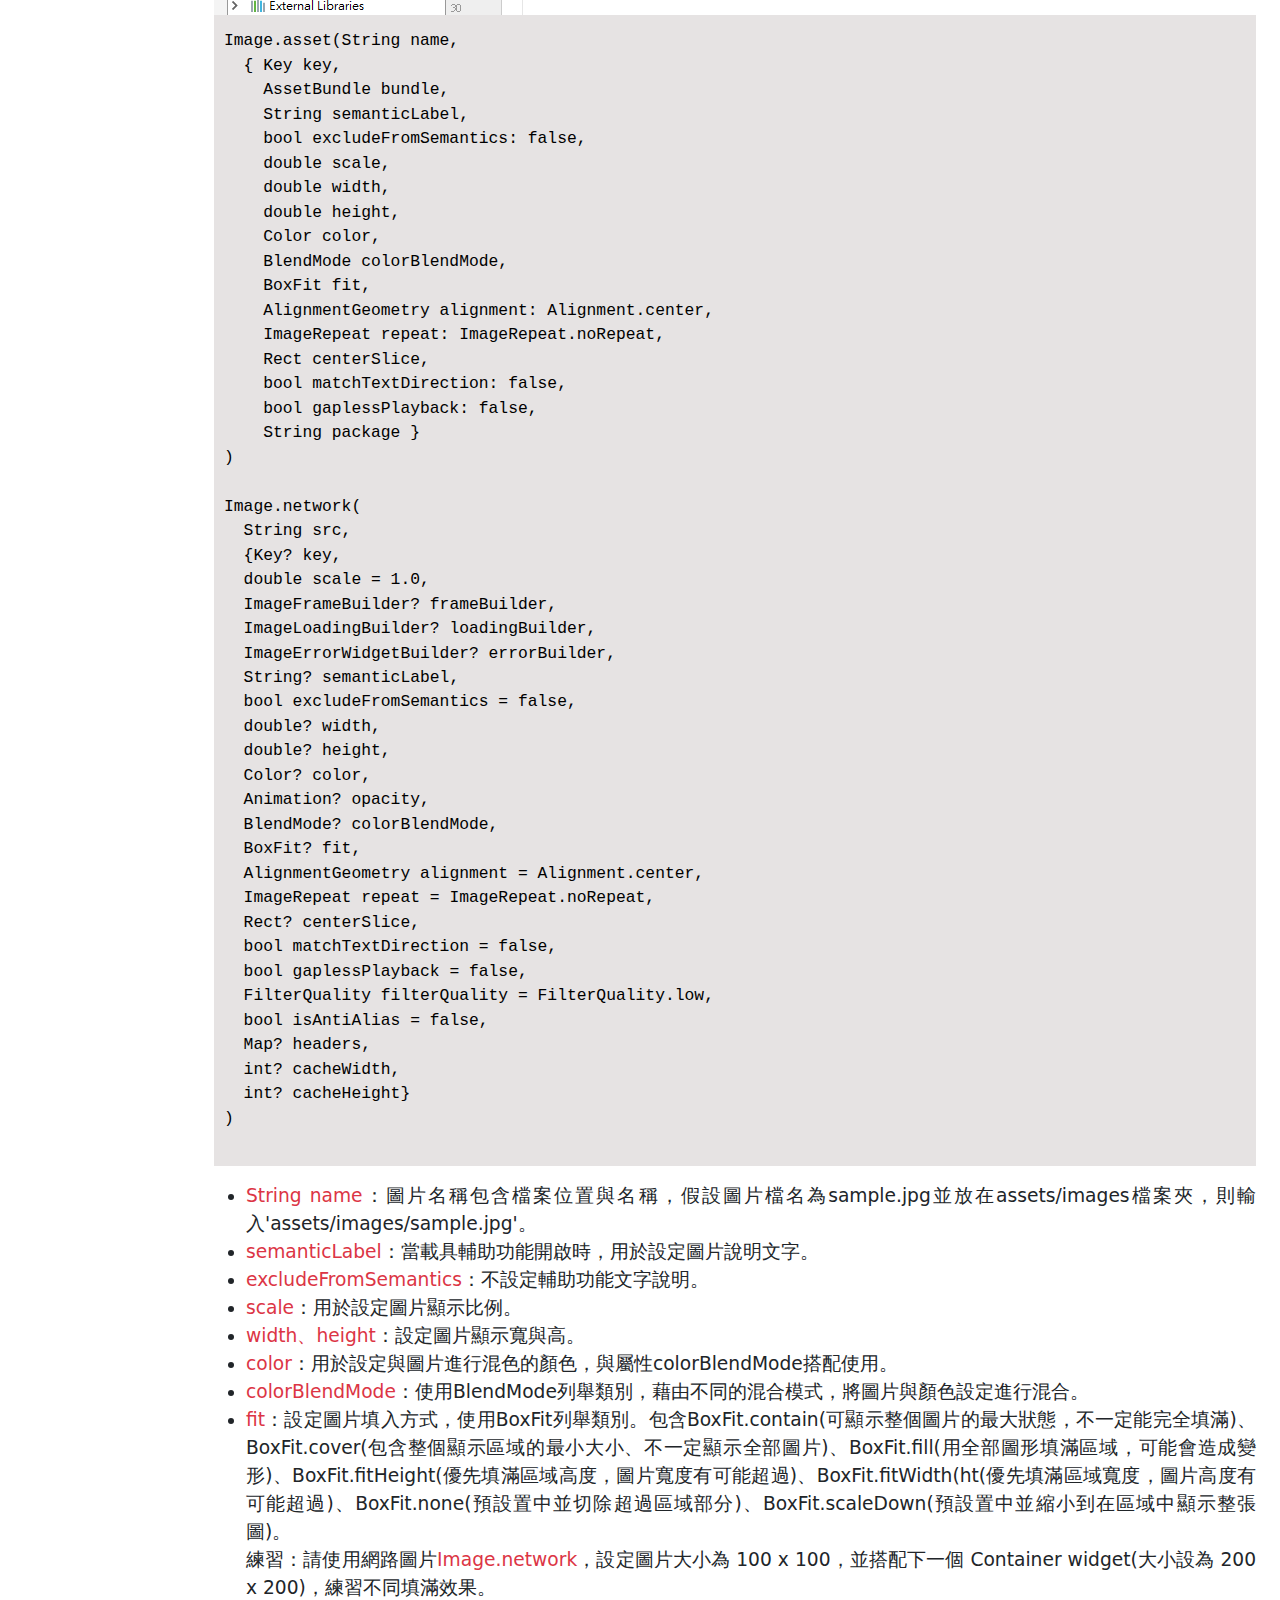
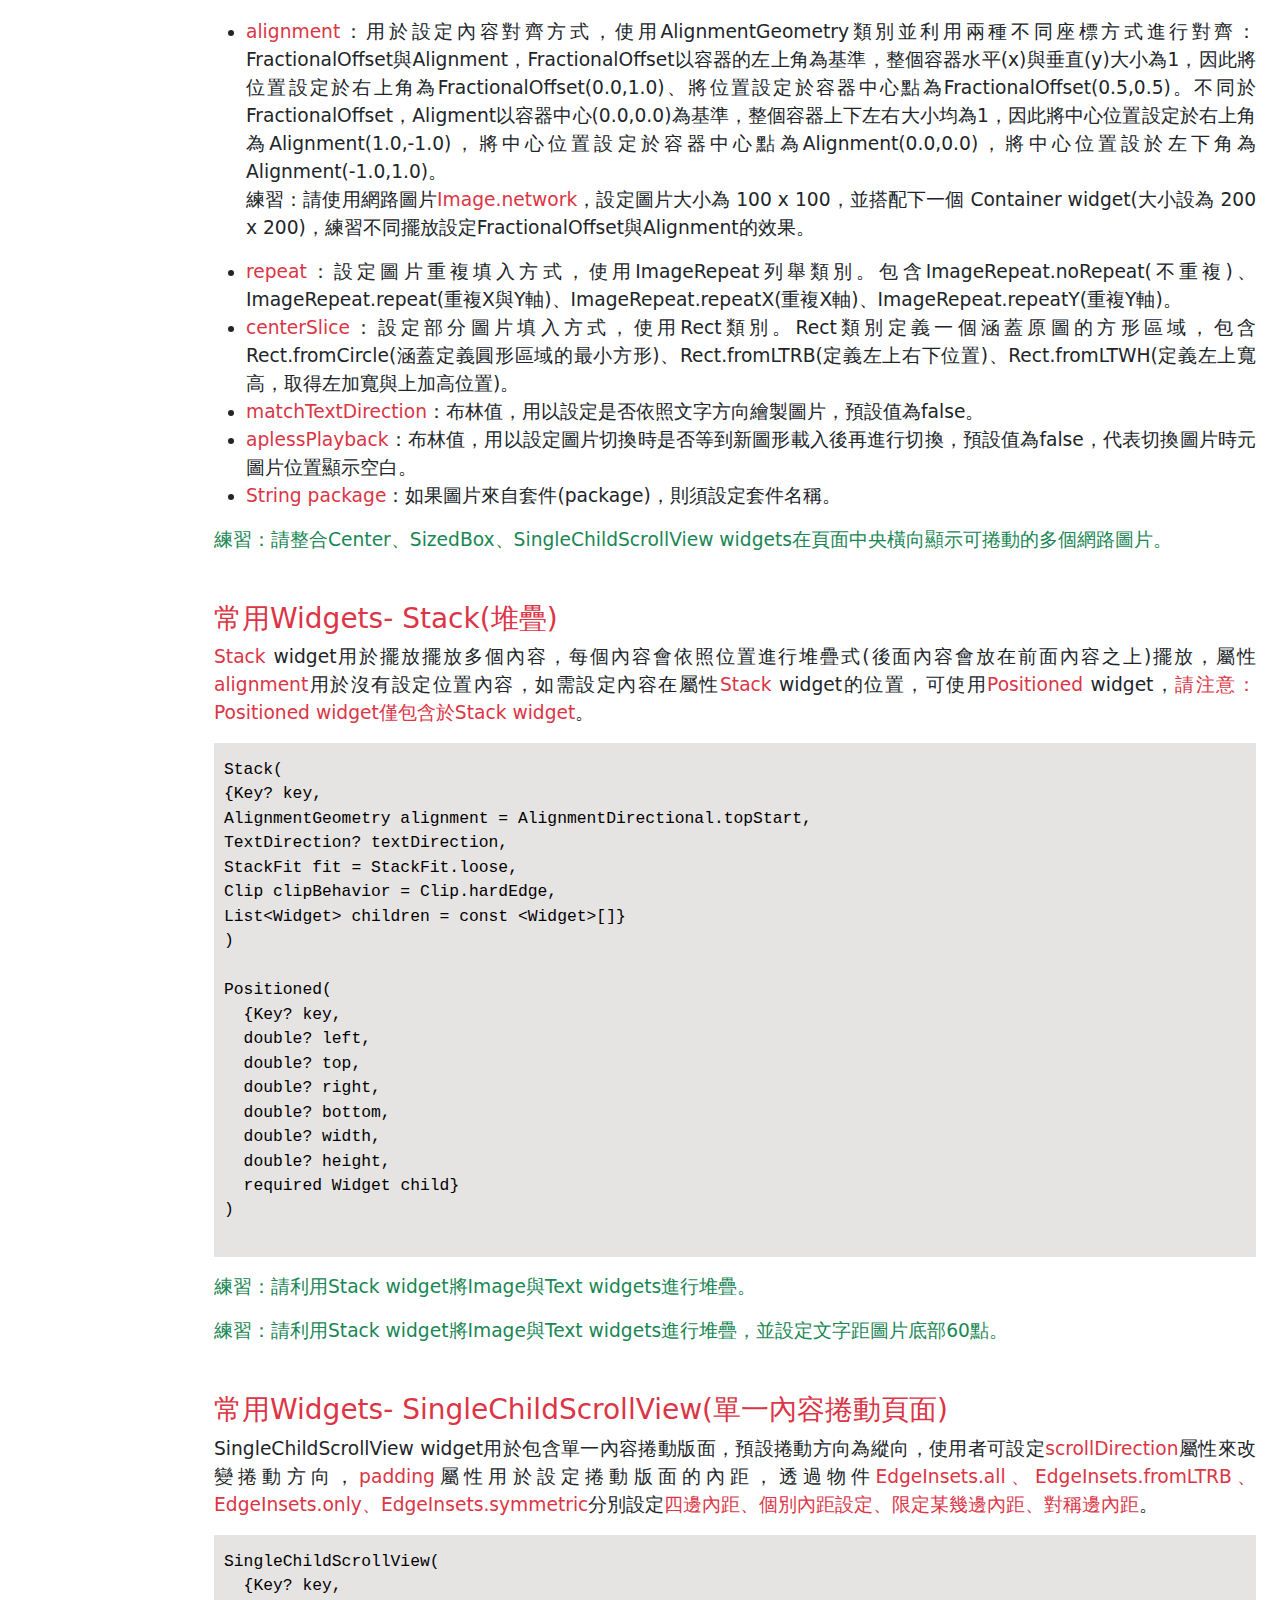
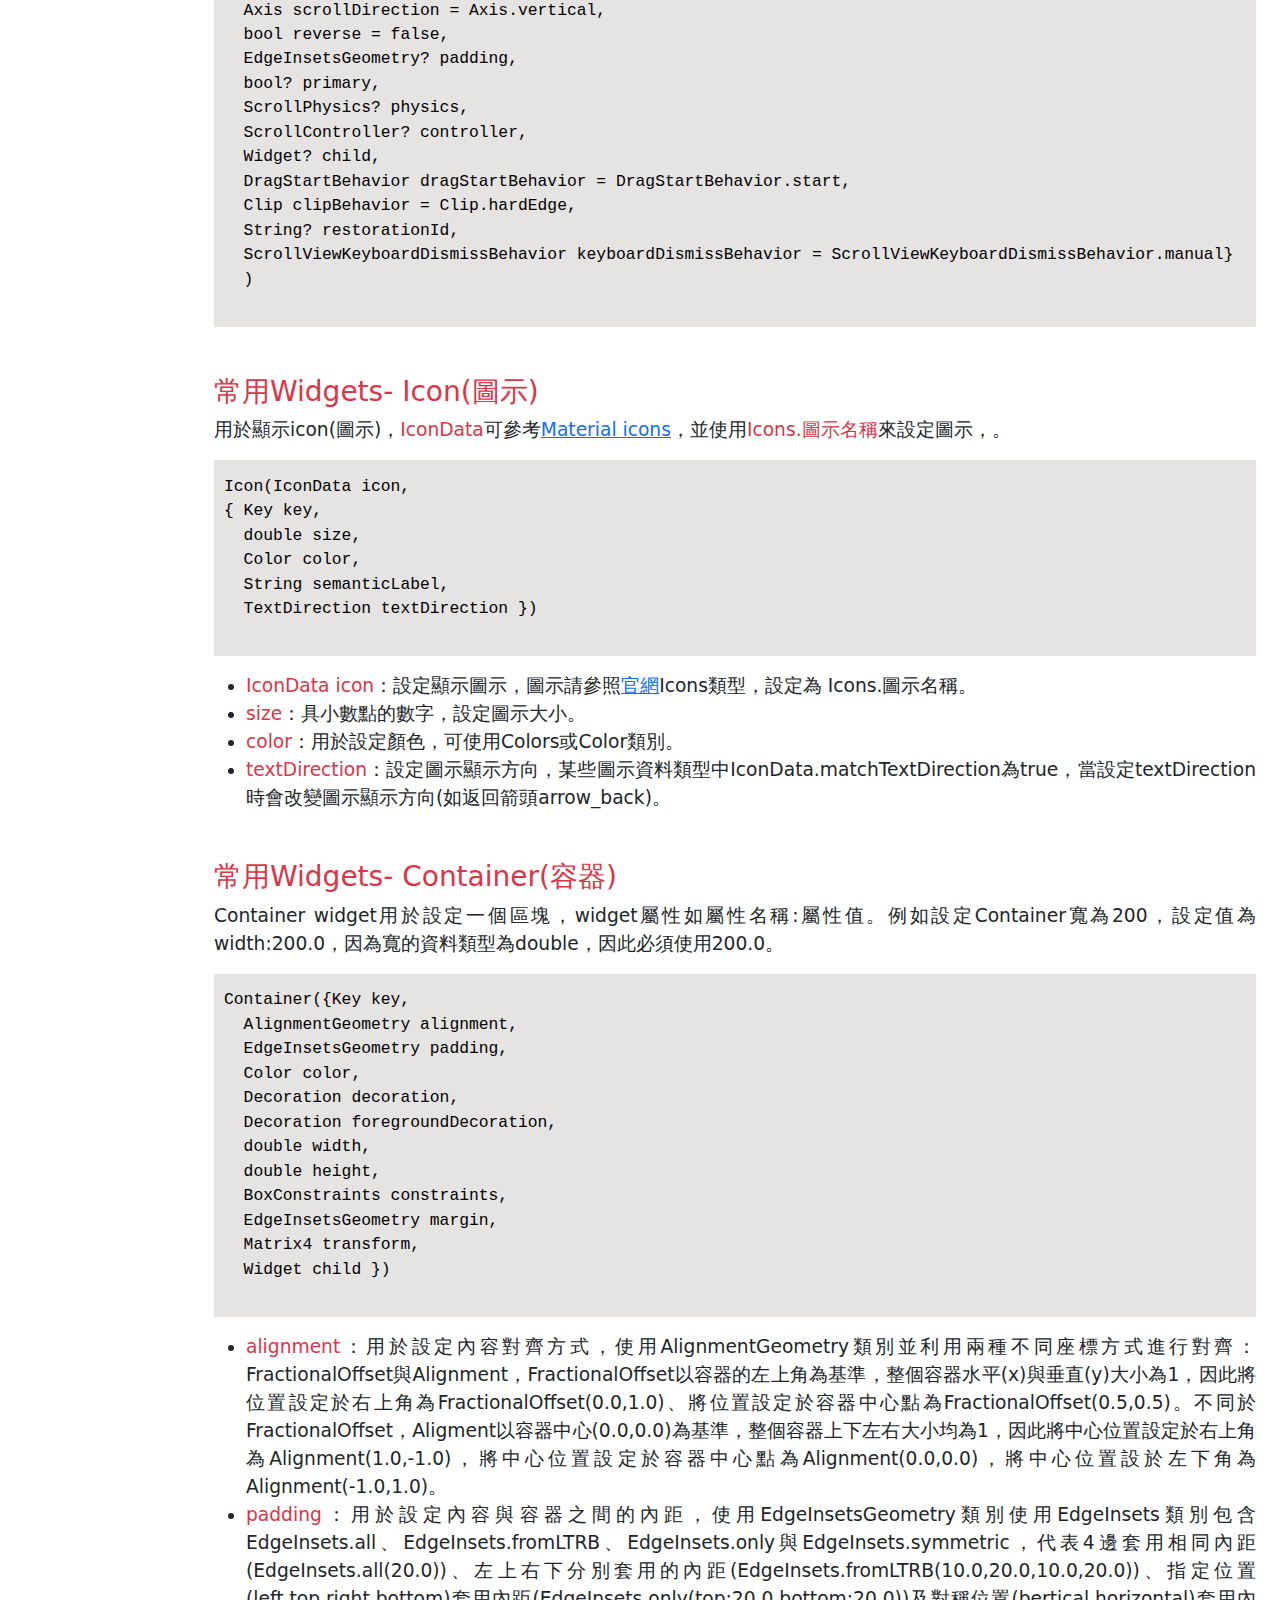
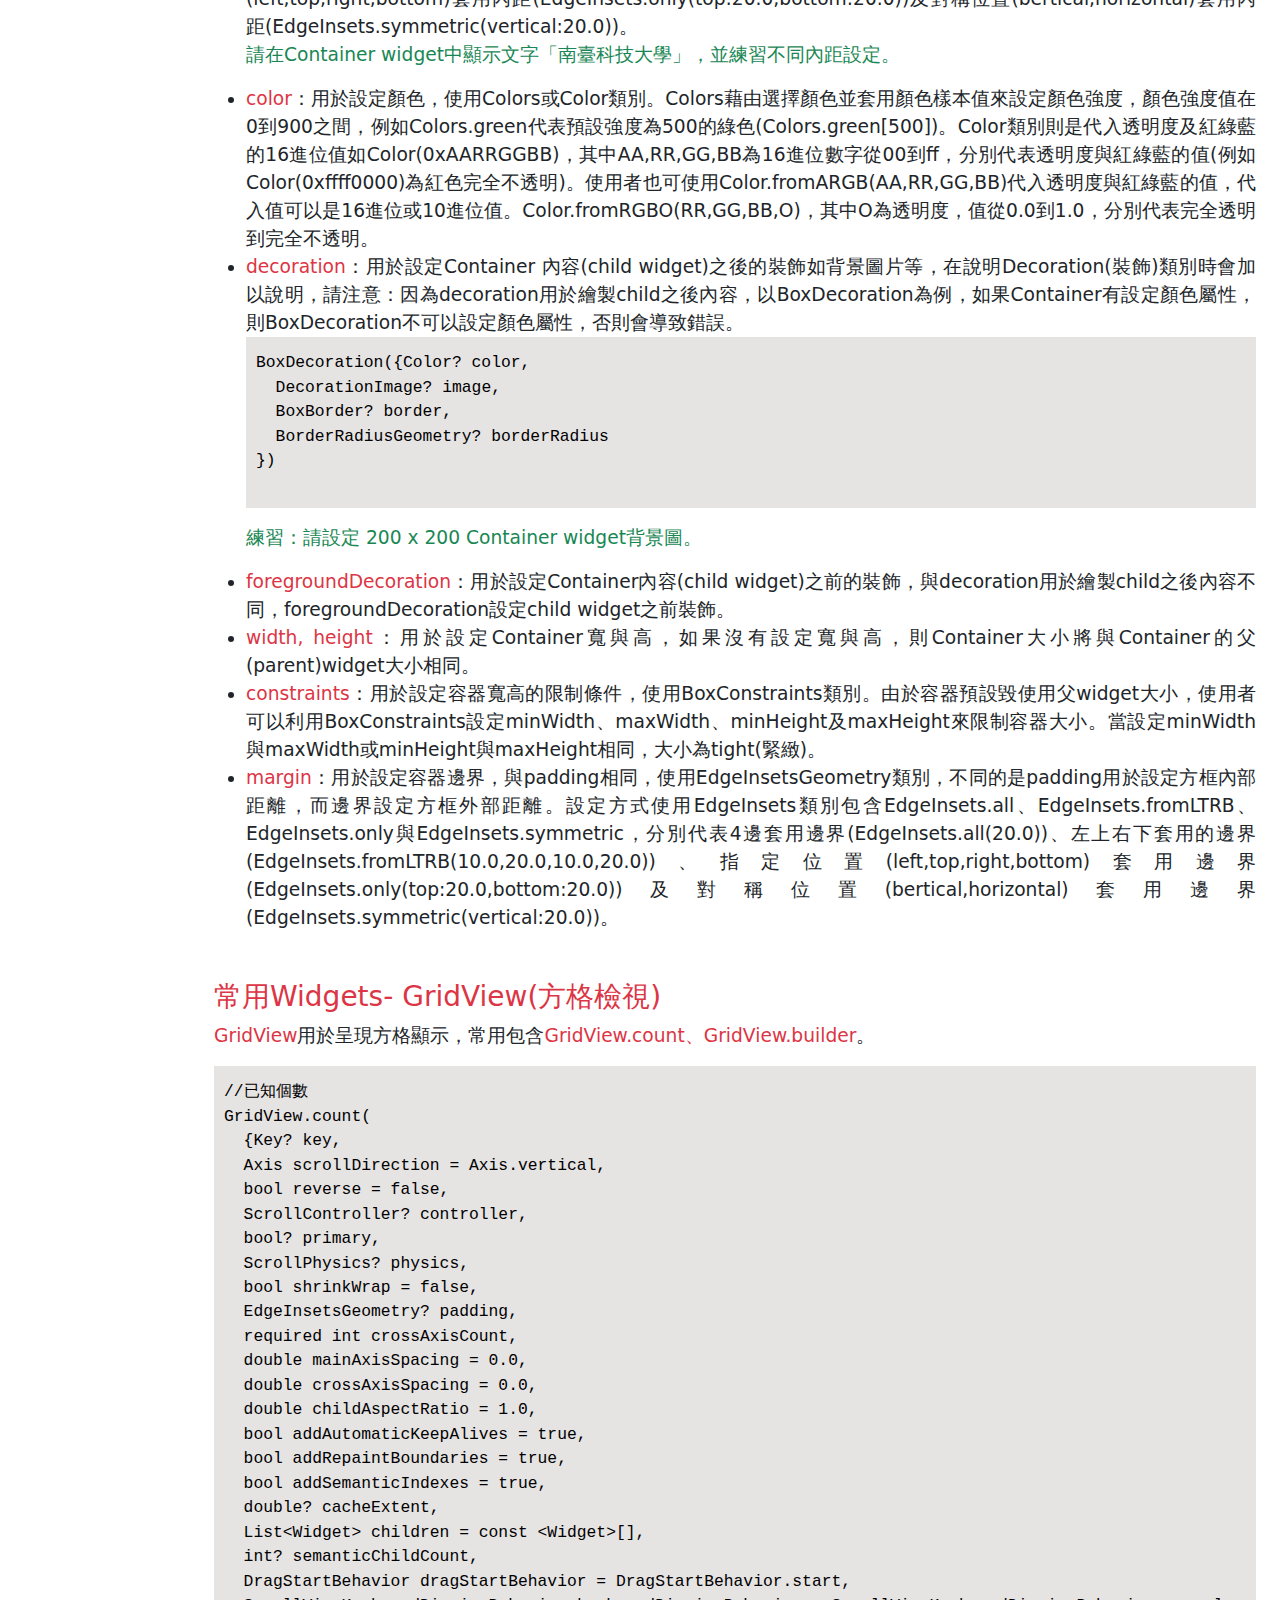
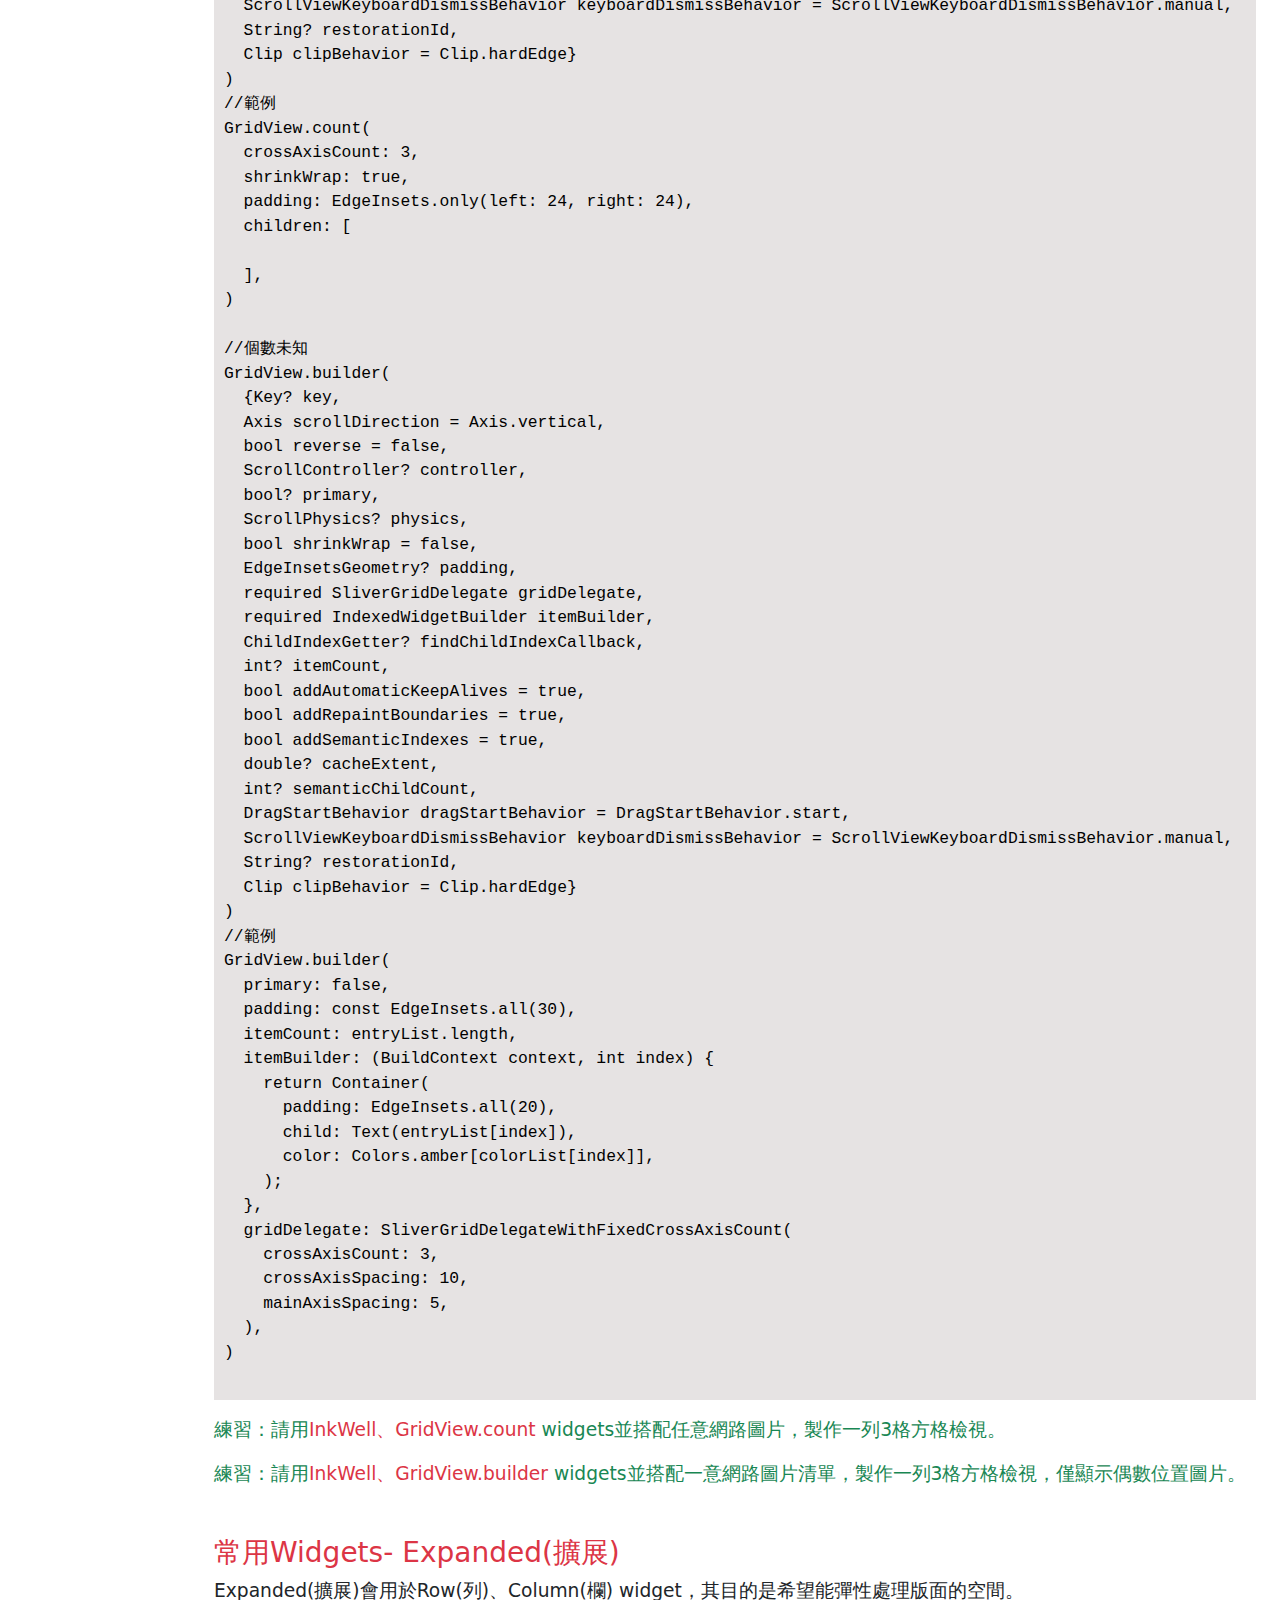
<file: material_widgets_2.html>
<!DOCTYPE html>
<html>
  <head>
    <meta charset="UTF-8" />
    <meta name="viewport" content="width=device-width, initial-scale=1.0" />
    <title>Flutter</title>
    <link href="css/bootstrap.min.css" rel="stylesheet"/>
    <link href="css/all.min.css" rel="stylesheet"/>
    <link rel="stylesheet" href="css/style.css" />
  </head>

  <body>

    <!-- Side-Nav -->
    <div class="side-navbar active-nav d-flex justify-content-between flex-wrap flex-column" id="sidebar">
      <ul class="nav flex-column text-white w-100">
        <li class="nav-item" style="background-color: #fff;padding-left:10px;padding-top:10px;border-bottom: rgb(255, 115, 0) 2px solid;font-size: 16pt;">
          <p style="color:rgb(248, 138, 11);font-weight: 700;">Flutter<br/>跨平台行動程式進階應用開發</p>
        </li>
        <li class="mx-2">
          <span class="menuitem"><a href="index.html" class="nav-link">簡介與軟體安裝</a></span>
        </li>
        <li class="mx-2">
          <span class="menuitem"><a class="nav-link" href="project_structire.html">專案檔案架構</a></span>
        </li>
        <li class="mx-2">
          <span class="menuitem"><a class="nav-link" href="dart.html">Dart語言</a></span>
        </li>
        <li class="mx-2">
          <span class="menuitem"><a class="nav-link" href="first_project.html">第一個專案</a></span>
        </li>
        <li class="mx-2">
          <span class="menuitem"><a class="nav-link" href="material_widgets_1.html">專案範本widgets</a></span>
        </li>        
        <li class="mx-2">
          <span class="menuitem"><a class="nav-link" href="material_widgets_2.html">其他常用widgets</a></span>
        </li>
        <li class="mx-2">
          <span class="menuitem"><a class="nav-link" href="navigator_route.html">頁面路由</a></span>
        </li>
        <li class="nav-item">
          <div class="nav-link" href="#topic2" class="nav-item" data-bs-toggle="collapse" aria-expanded="false" aria-controls="topic2">
            <span class="mx-2">專案開發</span>
            <i class="fas fa-angle-right"></i>
          </div>
          <div class="collapse" id="topic2">
            <ul>
              <li class="menuitem"><a class="nav-link" href="project_1_launchicon.html">Launch icons</a></li>
              <li class="menuitem"><a class="nav-link" href="project_2_splashscreen.html">Splash screen</a></li>
              <li class="menuitem"><a class="nav-link" href="project_3_checklogin.html">是否登入</a></li>
              <li class="menuitem"><a class="nav-link" href="project_4_login.html">Login頁面</a></li>
            </ul>
          </div>
        </li>
            
      </ul>
    </div>


    <!-- Main Wrapper -->
    <div class="p-2 my-container active-cont">
      <!-- Breadcrumb -->
      <div class="bg-light px-5" aria-label="breadcrumb" style="height:40px;position:fixed;width:100%;top:0;">
        <a class="btn border-0" id="menu-btn" style="position:fixed"><i class="fas fa-bars"></i></a>
        <ol class="breadcrumb">
          <li class="breadcrumb-item">其他常用widgets</li>
        </ol>
      </div>
      <!--End Top Nav -->

      <!-- main page -->
      <div style="margin-top:50px;">
        <h3 class="text-danger p-3">內容涵蓋</h3>
        <p class="px-3" style="margin-top:-20px;">
          <ul>            
            <li>widgets-TextButton、OutlinedButton、IconButton、ElevatedButton、InkWell、SizedBox、Padding、Icon、Image、TextField、Container、Stack、SingleChildScrollView、ListView、GridView</li>
            <li>整合練習</li>
          </ul>
        </p>
        <p class="p-3">
          其他常用widgets包含TextButton(文字按鈕)、OutlinedButton(空心按鈕)、IconButton(圖示按鈕)、ElevatedButton(昇起按鈕)、InkWell(墨水容器)、SizedBox(大小方塊)、Padding(內距)、Icon(圖示)、Image(圖片)、TextField(文字區域)、Container(容器)、Stack(堆疊)、SingleChildScrollView(單一內容捲動檢視)、ListView(清單檢視)、GridView(格式檢視)。
        </p>
        <div class="p-3">
          <h3 class="text-danger">常用Widgets- TextButton(文字按鈕)</h3>
          <p>
            TextButton widget用於設定文字按鈕，包含<span class="text-danger">TextButton、TextButton.icon</span>，屬性定義如下，屬性前<span class="text-danger">required</span>代表<span class="text-danger">必須屬性</span>，<span class="text-danger">onPredded</span>屬性設定為<span class="text-danger">null</span>則按鈕無作用，空按鈕設定為<span class="text-danger">(){}</span>。TextButton.icon widget為圖示文字按鈕，圖示設定請參考Icon widget說明。按鈕樣式可透過<span class="text-danger">style</span>屬性進行設定，例如：<span class="text-danger">ButtonStyle</span>中shape屬性可設定為<span class="text-danger">BeveledRectangleBorder、CircleBorder、ContinuousRectangleBorder、MaterialStateOutlinedBorder、RoundedRectangleBorder、StadiumBorder</span>。
          </p>
          <pre><code>
TextButton(
  {Key? key,
  required VoidCallback? onPressed,
  VoidCallback? onLongPress,
  ValueChanged&lt;bool&gt;? onHover,
  ValueChanged&lt;bool&gt;? onFocusChange,
  ButtonStyle? style,
  FocusNode? focusNode,
  bool autofocus = false,
  Clip clipBehavior = Clip.none,
  required Widget child}
)

TextButton.icon(
  {Key? key,
  required VoidCallback? onPressed,
  VoidCallback? onLongPress,
  ValueChanged&lt;bool&gt;? onHover,
  ValueChanged&lt;bool&gt;? onFocusChange,
  ButtonStyle? style,
  FocusNode? focusNode,
  bool? autofocus,
  Clip? clipBehavior,
  required Widget icon,
  required Widget label}
)
          </code></pre>
          <p class="text-success">練習：請建立空文字與文字圖示按鈕。</p>    
        </div>
        <div class="p-3">
          <h3 class="text-danger">常用Widgets- OutlinedButton(空心按鈕)</h3>
          <p>
            OutlinedButton widget用於設定空心按鈕，包含<span class="text-danger">OutlinedButtonButton、OutlinedButtonButton.icon</span>。
          </p>
          <pre><code>
OutlinedButton(
  {Key? key,
  required VoidCallback? onPressed,
  VoidCallback? onLongPress,
  ValueChanged&lt;bool&gt;? onHover,
  ValueChanged&lt;bool&gt;? onFocusChange,
  ButtonStyle? style,
  FocusNode? focusNode,
  bool autofocus = false,
  Clip clipBehavior = Clip.none,
  required Widget child}
)

OutlinedButton.icon(
  {Key? key,
  required VoidCallback? onPressed,
  VoidCallback? onLongPress,
  ButtonStyle? style,
  FocusNode? focusNode,
  bool? autofocus,
  Clip? clipBehavior,
  required Widget icon,
  required Widget label}
)
          </code></pre>
          <p class="text-success">練習：請建立空心與空心圖示按鈕。</p>    
        </div>
        <div class="p-3">
          <h3 class="text-danger">常用Widgets- IconButton(圖示按鈕)</h3>
          <p>
            IconButton widget用於設定圖示按鈕。
          </p>
          <pre><code>
IconButton(
  {Key? key,
  double? iconSize,
  VisualDensity? visualDensity,
  EdgeInsetsGeometry padding = const EdgeInsets.all(8.0),
  AlignmentGeometry alignment = Alignment.center,
  double? splashRadius,
  Color? color,
  Color? focusColor,
  Color? hoverColor,
  Color? highlightColor,
  Color? splashColor,
  Color? disabledColor,
  required VoidCallback? onPressed,
  MouseCursor? mouseCursor,
  FocusNode? focusNode,
  bool autofocus = false,
  String? tooltip,
  bool enableFeedback = true,
  BoxConstraints? constraints,
  required Widget icon}
)
          </code></pre>
          <p class="text-success">練習：請建立首頁圖示按鈕。</p>    
        </div>
        <div class="p-3">
          <h3 class="text-danger">常用Widgets- ElevatedButton(昇起按鈕)</h3>
          <p>
            ElevatedButton widget用於設定昇起按鈕。
          </p>
          <pre><code>
ElevatedButton(
  {Key? key,
  required VoidCallback? onPressed,
  VoidCallback? onLongPress,
  ValueChanged&lt;bool&gt;? onHover,
  ValueChanged&lt;bool&gt;? onFocusChange,
  ButtonStyle? style,
  FocusNode? focusNode,
  bool autofocus = false,
  Clip clipBehavior = Clip.none,
  required Widget? child}
)

ElevatedButton.icon(
  {Key? key,
  required VoidCallback? onPressed,
  VoidCallback? onLongPress,
  ValueChanged&lt;bool&gt;? onHover,
  ValueChanged&lt;bool&gt;? onFocusChange,
  ButtonStyle? style,
  FocusNode? focusNode,
  bool? autofocus,
  Clip? clipBehavior,
  required Widget icon,
  required Widget label}
)
//範例
ElevatedButton(
  onPressed:(){},
  style: ElevatedButton.styleFrom(
    primary: Color.fromARGB(255, 7, 82, 211),
    textStyle: const TextStyle(
      fontSize: 30,
    ),
    shape: const StadiumBorder(),
    fixedSize: const Size.fromWidth(200.0),
    padding: const EdgeInsets.all(10.0)),
  ),
  child:const Text(
    'Login',
  ),
)
          </code></pre>
          <p class="text-success">練習：請建立首頁昇起按鈕。</p>    
        </div>
        <div class="p-3">
          <h3 class="text-danger">常用Widgets- TextField(文字區域)</h3>
          <p>
            用於設定文字輸入區域，透過<span class="text-danger">TextEditingController</span>物件控制文字區域，例如<span class="text-danger">controller.text</span>可取得文字區域輸入值，<span class="text-danger">InputDecoration</span>用於設定輸入裝飾設定，<span class="text-danger">labelText、labelStyle、errorText、errorStyle</span>用於設定文字方塊預設顯示文字、錯誤文字及其對應樣式，<span class="text-danger">obscureText</span>用於設定使用<span class="text-danger">obscuringCharacter</span>顯示輸入文字。
          </p>
          <pre><code>
TextField(
  {Key? key,
  TextEditingController? controller,
  FocusNode? focusNode,
  InputDecoration? decoration = const InputDecoration(),
  TextInputType? keyboardType,
  TextInputAction? textInputAction,
  TextCapitalization textCapitalization = TextCapitalization.none,
  TextStyle? style,
  StrutStyle? strutStyle,
  TextAlign textAlign = TextAlign.start,
  TextAlignVertical? textAlignVertical,
  TextDirection? textDirection,
  bool readOnly = false,
  ToolbarOptions? toolbarOptions,
  bool? showCursor,
  bool autofocus = false,
  String obscuringCharacter = '•',
  bool obscureText = false,
  bool autocorrect = true,
  SmartDashesType? smartDashesType,
  SmartQuotesType? smartQuotesType,
  bool enableSuggestions = true,
  int? maxLines = 1,
  int? minLines,
  bool expands = false,
  int? maxLength,
  MaxLengthEnforcement? maxLengthEnforcement,
  ValueChanged&lt;String&gt;? onChanged,
  VoidCallback? onEditingComplete,
  ValueChanged&lt;String&gt;? onSubmitted,
  AppPrivateCommandCallback? onAppPrivateCommand,
  List&lt;TextInputFormatter&gt;? inputFormatters,
  bool? enabled,
  double cursorWidth = 2.0,
  double? cursorHeight,
  Radius? cursorRadius,
  Color? cursorColor,
  BoxHeightStyle selectionHeightStyle = ui.BoxHeightStyle.tight,
  BoxWidthStyle selectionWidthStyle = ui.BoxWidthStyle.tight,
  Brightness? keyboardAppearance,
  EdgeInsets scrollPadding = const EdgeInsets.all(20.0),
  DragStartBehavior dragStartBehavior = DragStartBehavior.start,
  bool? enableInteractiveSelection,
  TextSelectionControls? selectionControls,
  GestureTapCallback? onTap,
  MouseCursor? mouseCursor,
  InputCounterWidgetBuilder? buildCounter,
  ScrollController? scrollController,
  ScrollPhysics? scrollPhysics,
  Iterable&lt;String&gt;? autofillHints = const &lt;String&gt;[],
  Clip clipBehavior = Clip.hardEdge,
  String? restorationId,
  bool scribbleEnabled = true,
  bool enableIMEPersonalizedLearning = true}
)

InputDecoration(
  {Widget? icon,
  Color? iconColor,
  Widget? label,
  String? labelText,
  TextStyle? labelStyle,
  TextStyle? floatingLabelStyle,
  String? helperText,
  TextStyle? helperStyle,
  int? helperMaxLines,
  String? hintText,
  TextStyle? hintStyle,
  TextDirection? hintTextDirection,
  int? hintMaxLines,
  String? errorText,
  TextStyle? errorStyle,
  int? errorMaxLines,
  FloatingLabelBehavior? floatingLabelBehavior,
  FloatingLabelAlignment? floatingLabelAlignment,
  bool isCollapsed = false,
  bool? isDense,
  EdgeInsetsGeometry? contentPadding,
  Widget? prefixIcon,
  BoxConstraints? prefixIconConstraints,
  Widget? prefix,
  String? prefixText,
  TextStyle? prefixStyle,
  Color? prefixIconColor,
  Widget? suffixIcon,
  Widget? suffix,
  String? suffixText,
  TextStyle? suffixStyle,
  Color? suffixIconColor,
  BoxConstraints? suffixIconConstraints,
  Widget? counter,
  String? counterText,
  TextStyle? counterStyle,
  bool? filled,
  Color? fillColor,
  Color? focusColor,
  Color? hoverColor,
  InputBorder? errorBorder,
  InputBorder? focusedBorder,
  InputBorder? focusedErrorBorder,
  InputBorder? disabledBorder,
  InputBorder? enabledBorder,
  InputBorder? border,
  bool enabled = true,
  String? semanticCounterText,
  bool? alignLabelWithHint,
  BoxConstraints? constraints}
)
//範例
late TextEditingController _controller;

TextField(
  controller:_controller,
)
          </code></pre>
          <p class="text-success">練習：請利用TextField與ElevatedButton widgets，當點選按鈕時在按鈕下方顯示輸入文字。</p>
          <p class="text-success">練習：請利用TextField、ElevatedButton、InputDecoration widgets，預設顯示文字區域輸入帳號，當使用者送出空值時，文字方塊邊框顯示紅色餅顯示不可為空白的錯誤訊息。</p>  
        </div>

        <div class="p-3">
          <h3 class="text-danger">常用Widgets- Image(圖片)</h3>
          <p>
            Image widget用於設定顯示圖片，圖片來源包含本地端資源(asset)、檔案(file)、記憶體(memory)與網路(network)，本單元僅說明如何顯示本地端資源與網路圖片，檔案與記憶體圖片會在後續課程說明。<br/><span class="text-danger">所謂本地端資源是指將顯示圖片放置於APP project中，因此顯示本地端圖片資源，必先設定本地端圖片來源位置，首先在project的根目錄新增圖片擺放目錄(假設圖片將置於assets/images目錄中，則在project根目錄新增assets資料夾，之後在assets資料夾中再新增images資料夾來放置本地端圖片檔)，最後project需在pubspec.yaml中設定本地端資源位置如下圖。</span>Image.asset widget會根據設備的device pixel ratio(設備像素比例)自動選取對應比例圖片，使用者可在資源目錄(如assets/images)下新增2.0x或3.0x目錄，目錄名稱2.0x或3.0x代表設備的設備像素比例，例如Samsung s9設備像素比例為4，之後再將對應該解析度並具相同檔名的圖檔放在對應目錄中，則Image.asset widget會根據顯示設備的DPR來選擇對應的檔案。接下來我們將對基礎屬性進行說明。Image.network從網路讀取圖片，只需將圖片位址代入即可。
          </p>
          <img src="imgs/basicwidgets/pubspec_assets.png"/>
          <pre><code>
Image.asset(String name,
  { Key key,
    AssetBundle bundle,
    String semanticLabel,
    bool excludeFromSemantics: false,
    double scale,
    double width,
    double height,
    Color color,
    BlendMode colorBlendMode,
    BoxFit fit,
    AlignmentGeometry alignment: Alignment.center,
    ImageRepeat repeat: ImageRepeat.noRepeat,
    Rect centerSlice,
    bool matchTextDirection: false,
    bool gaplessPlayback: false,
    String package }
)

Image.network(
  String src,
  {Key? key,
  double scale = 1.0,
  ImageFrameBuilder? frameBuilder,
  ImageLoadingBuilder? loadingBuilder,
  ImageErrorWidgetBuilder? errorBuilder,
  String? semanticLabel,
  bool excludeFromSemantics = false,
  double? width,
  double? height,
  Color? color,
  Animation<double>? opacity,
  BlendMode? colorBlendMode,
  BoxFit? fit,
  AlignmentGeometry alignment = Alignment.center,
  ImageRepeat repeat = ImageRepeat.noRepeat,
  Rect? centerSlice,
  bool matchTextDirection = false,
  bool gaplessPlayback = false,
  FilterQuality filterQuality = FilterQuality.low,
  bool isAntiAlias = false,
  Map<String, String>? headers,
  int? cacheWidth,
  int? cacheHeight}
) 
          </code></pre>
          <ul>
            <li>
              <span class="text-danger">String name</span>：圖片名稱包含檔案位置與名稱，假設圖片檔名為sample.jpg並放在assets/images檔案夾，則輸入'assets/images/sample.jpg'。
            </li>
            <li>
              <span class="text-danger">semanticLabel</span>：當載具輔助功能開啟時，用於設定圖片說明文字。
            </li>
            <li>
              <span class="text-danger">excludeFromSemantics</span>：不設定輔助功能文字說明。
            </li>
            <li>
              <span class="text-danger">scale</span>：用於設定圖片顯示比例。
            </li>
            <li>
              <span class="text-danger">width、height</span>：設定圖片顯示寬與高。
            </li>
            <li>
              <span class="text-danger">color</span>：用於設定與圖片進行混色的顏色，與屬性colorBlendMode搭配使用。
            </li>
            <li>
              <span class="text-danger">colorBlendMode</span>：使用BlendMode列舉類別，藉由不同的混合模式，將圖片與顏色設定進行混合。
            </li>
            <li>
              <span class="text-danger">fit</span>：設定圖片填入方式，使用BoxFit列舉類別。包含BoxFit.contain(可顯示整個圖片的最大狀態，不一定能完全填滿)、BoxFit.cover(包含整個顯示區域的最小大小、不一定顯示全部圖片)、BoxFit.fill(用全部圖形填滿區域，可能會造成變形)、BoxFit.fitHeight(優先填滿區域高度，圖片寬度有可能超過)、BoxFit.fitWidth(ht(優先填滿區域寬度，圖片高度有可能超過)、BoxFit.none(預設置中並切除超過區域部分)、BoxFit.scaleDown(預設置中並縮小到在區域中顯示整張圖)。
              <p>練習：請使用網路圖片<span class="text-danger">Image.network</span>，設定圖片大小為 100 x 100，並搭配下一個 Container widget(大小設為 200 x 200)，練習不同填滿效果。</p>
            </li>
            <li>
              <span class="text-danger">alignment</span>：用於設定內容對齊方式，使用AlignmentGeometry類別並利用兩種不同座標方式進行對齊：FractionalOffset與Alignment，FractionalOffset以容器的左上角為基準，整個容器水平(x)與垂直(y)大小為1，因此將位置設定於右上角為FractionalOffset(0.0,1.0)、將位置設定於容器中心點為FractionalOffset(0.5,0.5)。不同於FractionalOffset，Aligment以容器中心(0.0,0.0)為基準，整個容器上下左右大小均為1，因此將中心位置設定於右上角為Alignment(1.0,-1.0)，將中心位置設定於容器中心點為Alignment(0.0,0.0)，將中心位置設於左下角為Alignment(-1.0,1.0)。
            </li>
            <p>練習：請使用網路圖片<span class="text-danger">Image.network</span>，設定圖片大小為 100 x 100，並搭配下一個 Container widget(大小設為 200 x 200)，練習不同擺放設定FractionalOffset與Alignment的效果。</p>
            <li>
              <span class="text-danger">repeat</span>：設定圖片重複填入方式，使用ImageRepeat列舉類別。包含ImageRepeat.noRepeat(不重複)、ImageRepeat.repeat(重複X與Y軸)、ImageRepeat.repeatX(重複X軸)、ImageRepeat.repeatY(重複Y軸)。
            </li>
            <li>
              <span class="text-danger">centerSlice</span>：設定部分圖片填入方式，使用Rect類別。Rect類別定義一個涵蓋原圖的方形區域，包含Rect.fromCircle(涵蓋定義圓形區域的最小方形)、Rect.fromLTRB(定義左上右下位置)、Rect.fromLTWH(定義左上寬高，取得左加寬與上加高位置)。
            </li>
            <li>
              <span class="text-danger">matchTextDirection</span>：布林值，用以設定是否依照文字方向繪製圖片，預設值為false。
            </li>
            <li>
              <span class="text-danger">aplessPlayback</span>：布林值，用以設定圖片切換時是否等到新圖形載入後再進行切換，預設值為false，代表切換圖片時元圖片位置顯示空白。
            </li>
            <li>
              <span class="text-danger">String package</span>：如果圖片來自套件(package)，則須設定套件名稱。
            </li>
          </ul>
          <p class="text-success">練習：請整合Center、SizedBox、SingleChildScrollView widgets在頁面中央橫向顯示可捲動的多個網路圖片。</p>
          
        </div>
        <div class="p-3">
          <h3 class="text-danger">常用Widgets- Stack(堆疊)</h3>
          <p>
            <span class="text-danger">Stack</span> widget用於擺放擺放多個內容，每個內容會依照位置進行堆疊式(後面內容會放在前面內容之上)擺放，屬性<span class="text-danger">alignment</span>用於沒有設定位置內容，如需設定內容在屬性<span class="text-danger">Stack</span> widget的位置，可使用<span class="text-danger">Positioned</span> widget，<span class="text-danger">請注意：Positioned widget僅包含於Stack widget</span>。
          </p>
          <pre><code>
Stack(
{Key? key,
AlignmentGeometry alignment = AlignmentDirectional.topStart,
TextDirection? textDirection,
StackFit fit = StackFit.loose,
Clip clipBehavior = Clip.hardEdge,
List&lt;Widget&gt; children = const &lt;Widget&gt;[]}
)

Positioned(
  {Key? key,
  double? left,
  double? top,
  double? right,
  double? bottom,
  double? width,
  double? height,
  required Widget child}
)
          </code></pre>
          <p class="text-success">練習：請利用Stack widget將Image與Text widgets進行堆疊。</p>
          <p class="text-success">練習：請利用Stack widget將Image與Text widgets進行堆疊，並設定文字距圖片底部60點。</p>  
        </div>

        <div class="p-3">
          <h3 class="text-danger">常用Widgets- SingleChildScrollView(單一內容捲動頁面)</h3>
          <p>
            SingleChildScrollView widget用於包含單一內容捲動版面，預設捲動方向為縱向，使用者可設定<span class="text-danger">scrollDirection</span>屬性來改變捲動方向，<span class="text-danger">padding</span>屬性用於設定捲動版面的內距，透過物件<span class="text-danger">EdgeInsets.all、EdgeInsets.fromLTRB、EdgeInsets.only、EdgeInsets.symmetric</span>分別設定<span class="text-danger">四邊內距、個別內距設定、限定某幾邊內距、對稱邊內距</span>。
          </p>
          <pre><code>
SingleChildScrollView(
  {Key? key,
  Axis scrollDirection = Axis.vertical,
  bool reverse = false,
  EdgeInsetsGeometry? padding,
  bool? primary,
  ScrollPhysics? physics,
  ScrollController? controller,
  Widget? child,
  DragStartBehavior dragStartBehavior = DragStartBehavior.start,
  Clip clipBehavior = Clip.hardEdge,
  String? restorationId,
  ScrollViewKeyboardDismissBehavior keyboardDismissBehavior = ScrollViewKeyboardDismissBehavior.manual}
  )     
          </code></pre>        
        </div>

        <div class="p-3">
          <h3 class="text-danger">常用Widgets- Icon(圖示)</h3>
          <p>
            用於顯示icon(圖示)，<span class="text-danger">IconData</span>可參考<a href="https://fonts.google.com/icons?selected=Material+Icons" target="_blank">Material icons</a>，並使用<span class="text-danger">Icons.圖示名稱</span>來設定圖示，。
          </p>
          <pre><code>
Icon(IconData icon,
{ Key key,
  double size,
  Color color,
  String semanticLabel,
  TextDirection textDirection })    
          </code></pre>
          <ul>
            <li>
              <span class="text-danger">IconData icon</span>：設定顯示圖示，圖示請參照<a href="https://api.flutter.dev/flutter/material/Icons-class.html" target="_blank">官網</a>Icons類型，設定為 Icons.圖示名稱。
            </li>
            <li>
              <span class="text-danger">size</span>：具小數點的數字，設定圖示大小。
            </li>
            <li>
              <span class="text-danger">color</span>：用於設定顏色，可使用Colors或Color類別。
            </li>
            <li>
              <span class="text-danger">textDirection</span>：設定圖示顯示方向，某些圖示資料類型中IconData.matchTextDirection為true，當設定textDirection時會改變圖示顯示方向(如返回箭頭arrow_back)。
            </li>
          </ul>
        </div>
        
        <div class="p-3">
          <h3 class="text-danger">常用Widgets- Container(容器)</h3>
          <p>
            Container widget用於設定一個區塊，widget屬性如屬性名稱:屬性值。例如設定Container寬為200，設定值為width:200.0，因為寬的資料類型為double，因此必須使用200.0。
          </p>
          <pre><code>
Container({Key key,
  AlignmentGeometry alignment,
  EdgeInsetsGeometry padding,
  Color color,
  Decoration decoration,
  Decoration foregroundDecoration,
  double width,
  double height,
  BoxConstraints constraints,
  EdgeInsetsGeometry margin,
  Matrix4 transform,
  Widget child })    
          </code></pre>
          <ul>
            <li>
              <span class="text-danger">alignment</span>：用於設定內容對齊方式，使用AlignmentGeometry類別並利用兩種不同座標方式進行對齊：FractionalOffset與Alignment，FractionalOffset以容器的左上角為基準，整個容器水平(x)與垂直(y)大小為1，因此將位置設定於右上角為FractionalOffset(0.0,1.0)、將位置設定於容器中心點為FractionalOffset(0.5,0.5)。不同於FractionalOffset，Aligment以容器中心(0.0,0.0)為基準，整個容器上下左右大小均為1，因此將中心位置設定於右上角為Alignment(1.0,-1.0)，將中心位置設定於容器中心點為Alignment(0.0,0.0)，將中心位置設於左下角為Alignment(-1.0,1.0)。
            </li>
            <li>
              <span class="text-danger">padding</span>：用於設定內容與容器之間的內距，使用EdgeInsetsGeometry類別使用EdgeInsets類別包含EdgeInsets.all、EdgeInsets.fromLTRB、EdgeInsets.only與EdgeInsets.symmetric，代表4邊套用相同內距(EdgeInsets.all(20.0))、左上右下分別套用的內距(EdgeInsets.fromLTRB(10.0,20.0,10.0,20.0))、指定位置(left,top,right,bottom)套用內距(EdgeInsets.only(top:20.0,bottom:20.0))及對稱位置(bertical,horizontal)套用內距(EdgeInsets.symmetric(vertical:20.0))。
              <p class="text-success">請在Container widget中顯示文字「南臺科技大學」，並練習不同內距設定。</p>
            </li>
            <li>
              <span class="text-danger">color</span>：用於設定顏色，使用Colors或Color類別。Colors藉由選擇顏色並套用顏色樣本值來設定顏色強度，顏色強度值在0到900之間，例如Colors.green代表預設強度為500的綠色(Colors.green[500])。Color類別則是代入透明度及紅綠藍的16進位值如Color(0xAARRGGBB)，其中AA,RR,GG,BB為16進位數字從00到ff，分別代表透明度與紅綠藍的值(例如Color(0xffff0000)為紅色完全不透明)。使用者也可使用Color.fromARGB(AA,RR,GG,BB)代入透明度與紅綠藍的值，代入值可以是16進位或10進位值。Color.fromRGBO(RR,GG,BB,O)，其中O為透明度，值從0.0到1.0，分別代表完全透明到完全不透明。
            </li>
            <li>
              <span class="text-danger">decoration</span>：用於設定Container 內容(child widget)之後的裝飾如背景圖片等，在說明Decoration(裝飾)類別時會加以說明，請注意：因為decoration用於繪製child之後內容，以BoxDecoration為例，如果Container有設定顏色屬性，則BoxDecoration不可以設定顏色屬性，否則會導致錯誤。
              <pre><code>
BoxDecoration({Color? color, 
  DecorationImage? image, 
  BoxBorder? border, 
  BorderRadiusGeometry? borderRadius
})
              </code></pre>
              <p class="text-success">練習：請設定 200 x 200 Container widget背景圖。
              </p>
            </li>
            <li>
              <span class="text-danger">foregroundDecoration</span>：用於設定Container內容(child widget)之前的裝飾，與decoration用於繪製child之後內容不同，foregroundDecoration設定child widget之前裝飾。
            </li>
            <li>
              <span class="text-danger">width, height</span>：用於設定Container寬與高，如果沒有設定寬與高，則Container大小將與Container的父(parent)widget大小相同。
            </li>
            <li>
              <span class="text-danger">constraints</span>：用於設定容器寬高的限制條件，使用BoxConstraints類別。由於容器預設毀使用父widget大小，使用者可以利用BoxConstraints設定minWidth、maxWidth、minHeight及maxHeight來限制容器大小。當設定minWidth與maxWidth或minHeight與maxHeight相同，大小為tight(緊緻)。
            </li>
            <li>
              <span class="text-danger">margin</span>：用於設定容器邊界，與padding相同，使用EdgeInsetsGeometry類別，不同的是padding用於設定方框內部距離，而邊界設定方框外部距離。設定方式使用EdgeInsets類別包含EdgeInsets.all、EdgeInsets.fromLTRB、EdgeInsets.only與EdgeInsets.symmetric，分別代表4邊套用邊界(EdgeInsets.all(20.0))、左上右下套用的邊界(EdgeInsets.fromLTRB(10.0,20.0,10.0,20.0))、指定位置(left,top,right,bottom)套用邊界(EdgeInsets.only(top:20.0,bottom:20.0))及對稱位置(bertical,horizontal)套用邊界(EdgeInsets.symmetric(vertical:20.0))。
            </li>
          </ul>
          
        </div>
        <div class="p-3">
          <h3 class="text-danger">常用Widgets- GridView(方格檢視)</h3>
          <p>
            <span class="text-danger">GridView</span>用於呈現方格顯示，常用包含<span class="text-danger">GridView.count、GridView.builder</span>。
          </p>
          <pre><code>
//已知個數
GridView.count(
  {Key? key,
  Axis scrollDirection = Axis.vertical,
  bool reverse = false,
  ScrollController? controller,
  bool? primary,
  ScrollPhysics? physics,
  bool shrinkWrap = false,
  EdgeInsetsGeometry? padding,
  required int crossAxisCount,
  double mainAxisSpacing = 0.0,
  double crossAxisSpacing = 0.0,
  double childAspectRatio = 1.0,
  bool addAutomaticKeepAlives = true,
  bool addRepaintBoundaries = true,
  bool addSemanticIndexes = true,
  double? cacheExtent,
  List&lt;Widget&gt; children = const &lt;Widget&gt;[],
  int? semanticChildCount,
  DragStartBehavior dragStartBehavior = DragStartBehavior.start,
  ScrollViewKeyboardDismissBehavior keyboardDismissBehavior = ScrollViewKeyboardDismissBehavior.manual,
  String? restorationId,
  Clip clipBehavior = Clip.hardEdge}
)
//範例
GridView.count(
  crossAxisCount: 3,
  shrinkWrap: true,
  padding: EdgeInsets.only(left: 24, right: 24),
  children: [

  ],
)

//個數未知
GridView.builder(
  {Key? key,
  Axis scrollDirection = Axis.vertical,
  bool reverse = false,
  ScrollController? controller,
  bool? primary,
  ScrollPhysics? physics,
  bool shrinkWrap = false,
  EdgeInsetsGeometry? padding,
  required SliverGridDelegate gridDelegate,
  required IndexedWidgetBuilder itemBuilder,
  ChildIndexGetter? findChildIndexCallback,
  int? itemCount,
  bool addAutomaticKeepAlives = true,
  bool addRepaintBoundaries = true,
  bool addSemanticIndexes = true,
  double? cacheExtent,
  int? semanticChildCount,
  DragStartBehavior dragStartBehavior = DragStartBehavior.start,
  ScrollViewKeyboardDismissBehavior keyboardDismissBehavior = ScrollViewKeyboardDismissBehavior.manual,
  String? restorationId,
  Clip clipBehavior = Clip.hardEdge}
)
//範例
GridView.builder(
  primary: false,
  padding: const EdgeInsets.all(30),
  itemCount: entryList.length,
  itemBuilder: (BuildContext context, int index) {
    return Container(
      padding: EdgeInsets.all(20),
      child: Text(entryList[index]),
      color: Colors.amber[colorList[index]],
    );
  },
  gridDelegate: SliverGridDelegateWithFixedCrossAxisCount(
    crossAxisCount: 3,
    crossAxisSpacing: 10,
    mainAxisSpacing: 5,
  ),
)
          </code></pre>
          <p class="text-success">練習：請用<span class="text-danger">InkWell、GridView.count</span> widgets並搭配任意網路圖片，製作一列3格方格檢視。</p>
          <p class="text-success">練習：請用<span class="text-danger">InkWell、GridView.builder</span> widgets並搭配一意網路圖片清單，製作一列3格方格檢視，僅顯示偶數位置圖片。</p>
          
        </div>
        
        <div class="p-3">
          <h3 class="text-danger">常用Widgets- Expanded(擴展)</h3>
          <p>
            Expanded(擴展)會用於Row(列)、Column(欄) widget，其目的是希望能彈性處理版面的空間。
          </p>
          <pre><code>
Expanded({Key? key, 
  int flex = 1, 
  required Widget child})     
          </code></pre>
          <ul>
            <li>
              <span class="text-danger">flex</span>：用於設定彈性空間比例，舉例來說：Column(欄)widget有三個內容widgets，個別置於Expanded(擴展)widget中並設定<span class="text-danger">flex</span>為1，則顯示會將整個頁面平均切成三等份。
            </li>
          </ul>
          
        </div>
        
        
        
        





        


      </div>
    </div>

    <!-- bootstrap js -->
    <script src="js/popper.min.js"></script>
    <script src="js/bootstrap.bundle.min.js"></script>  
    
    <!-- custom js -->
    <script>
      var menu_btn = document.querySelector("#menu-btn");
      var sidebar = document.querySelector("#sidebar");
      var container = document.querySelector(".my-container");
      menu_btn.addEventListener("click", () => {
        sidebar.classList.toggle("active-nav");
        container.classList.toggle("active-cont");
      });
    </script>
  </body>
</html>
</file>
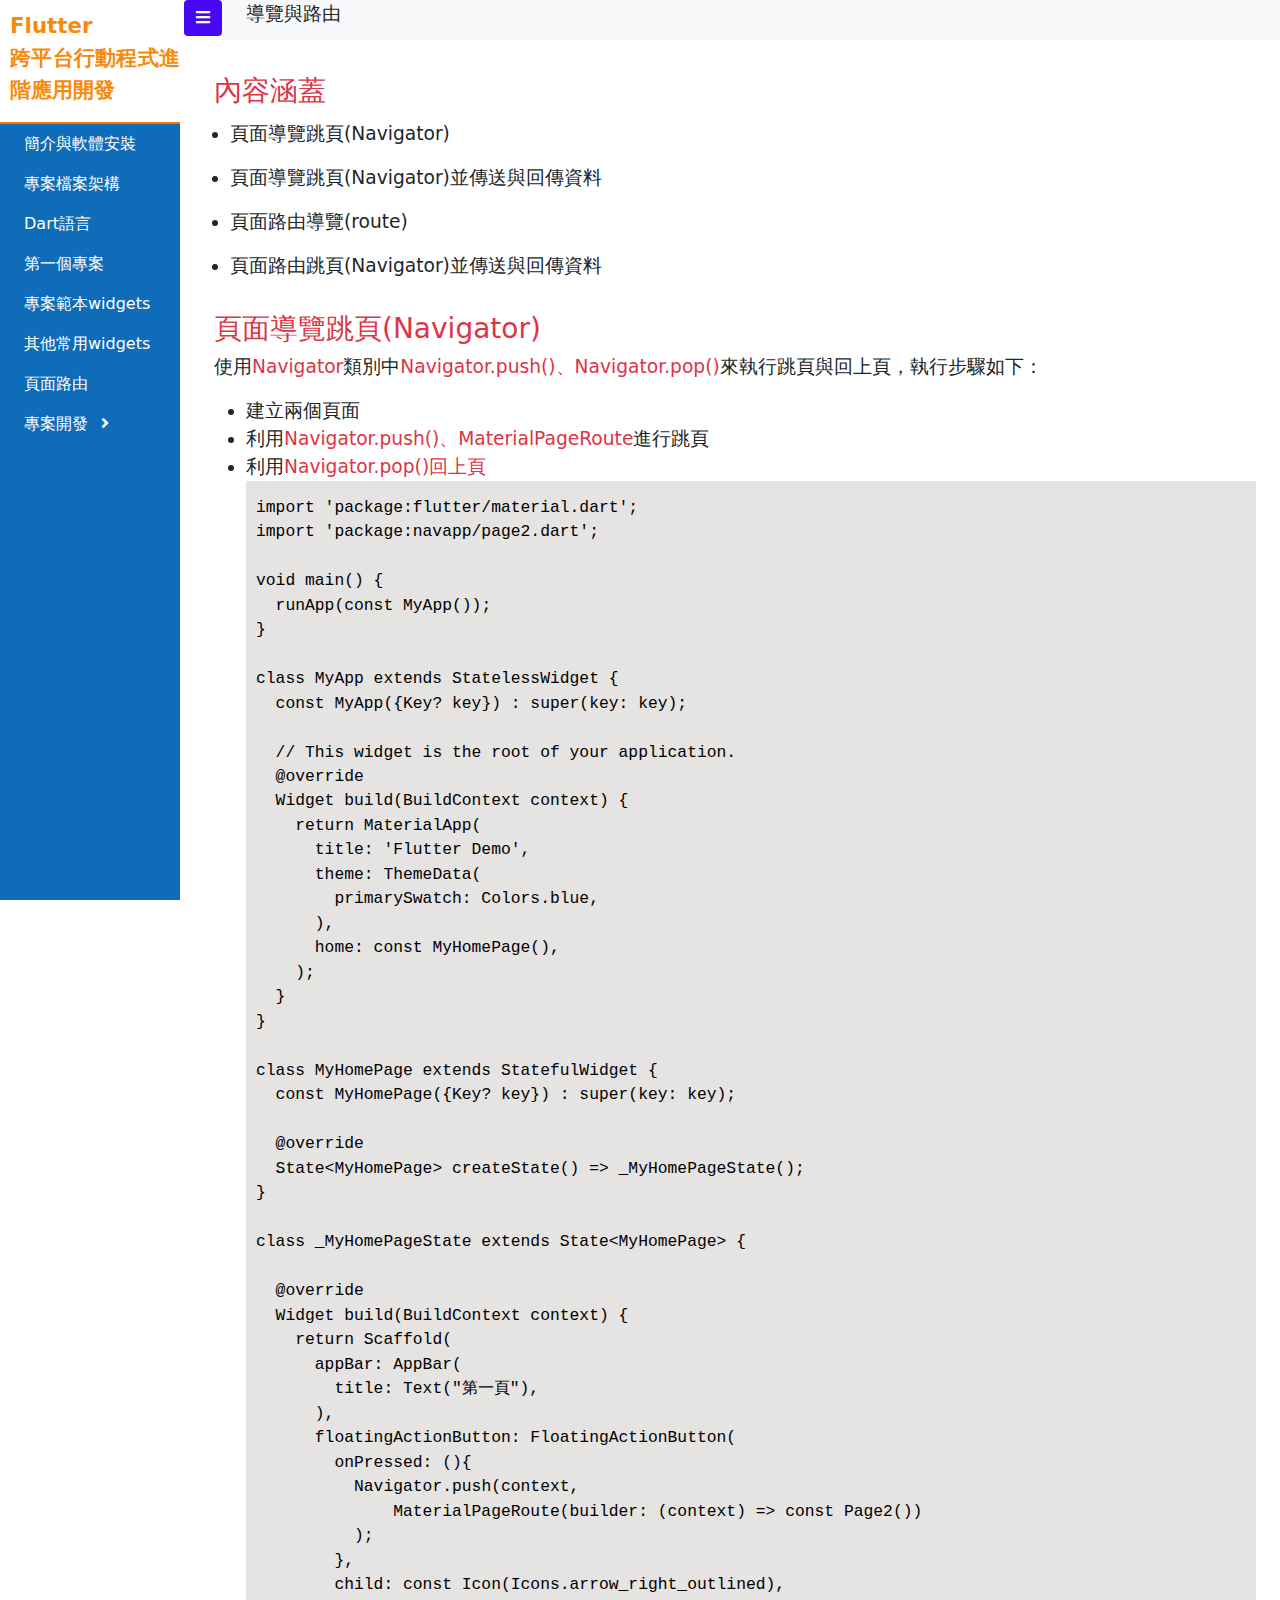
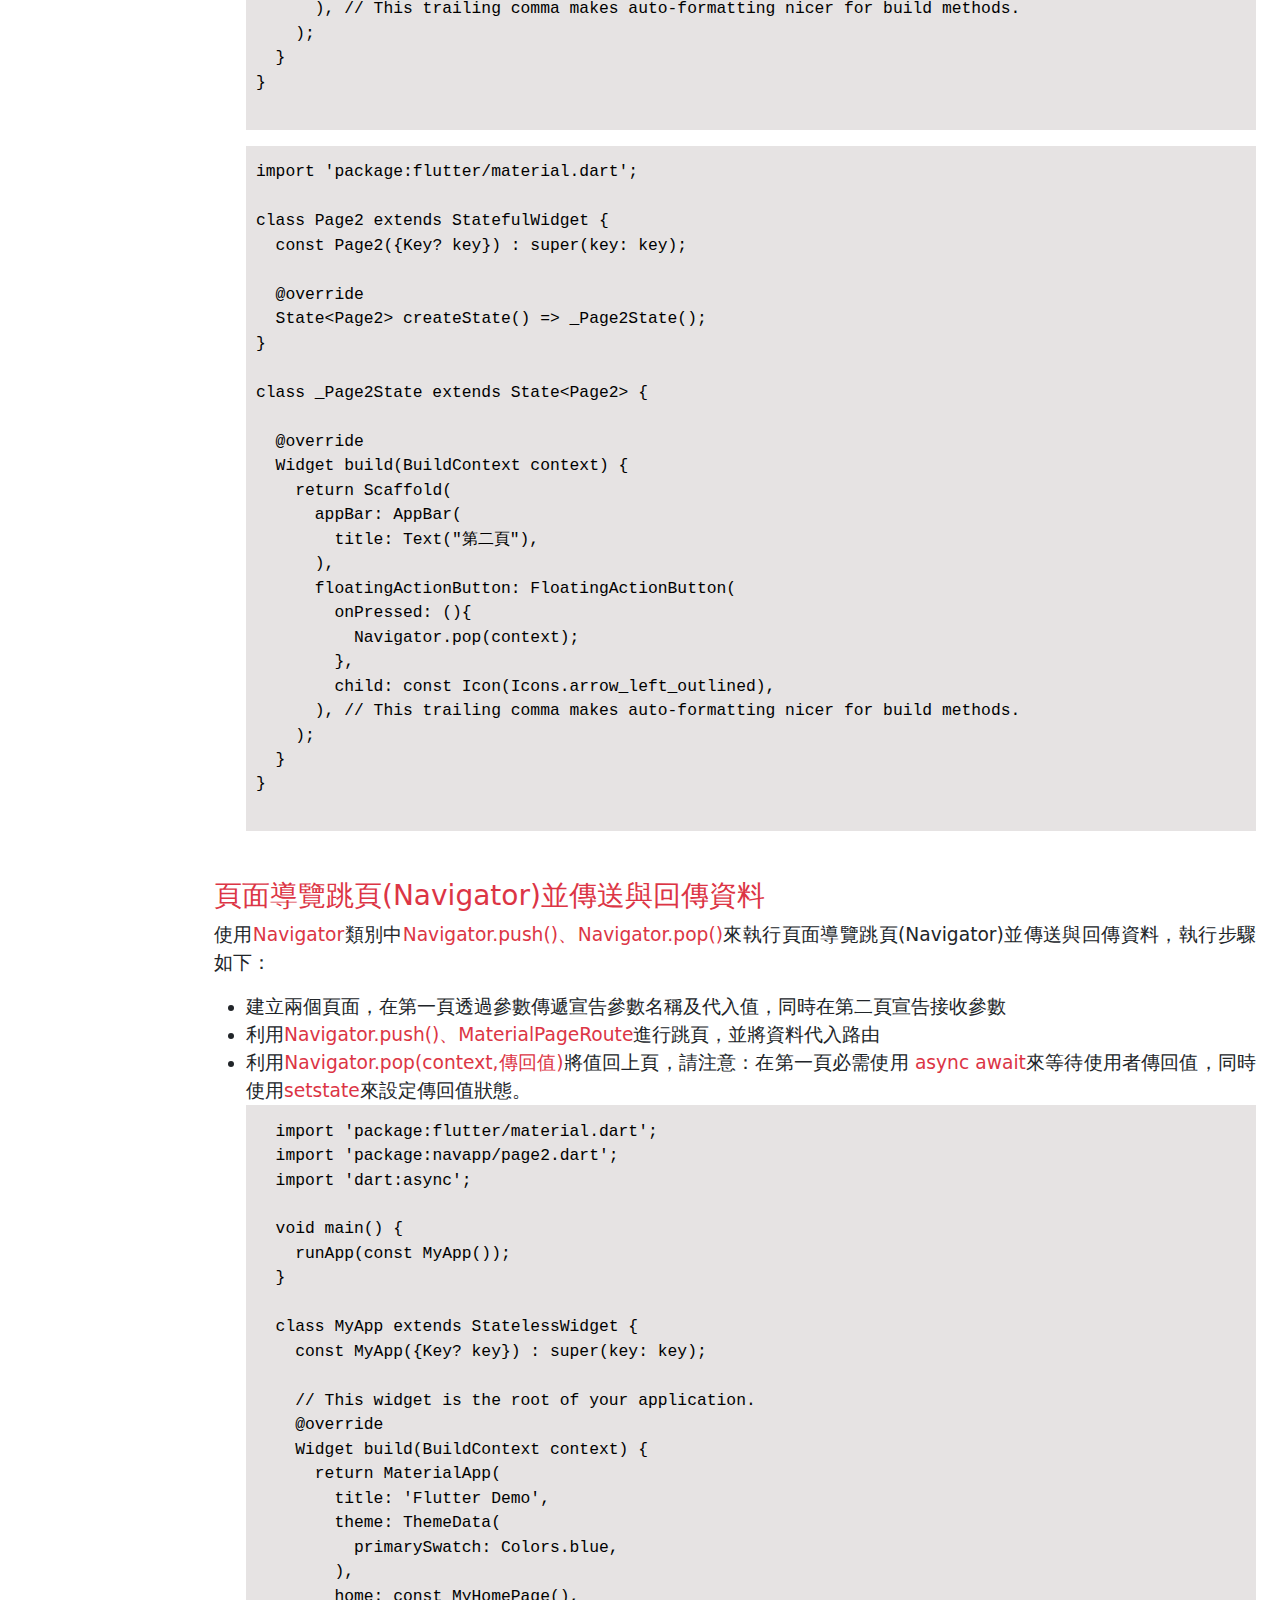
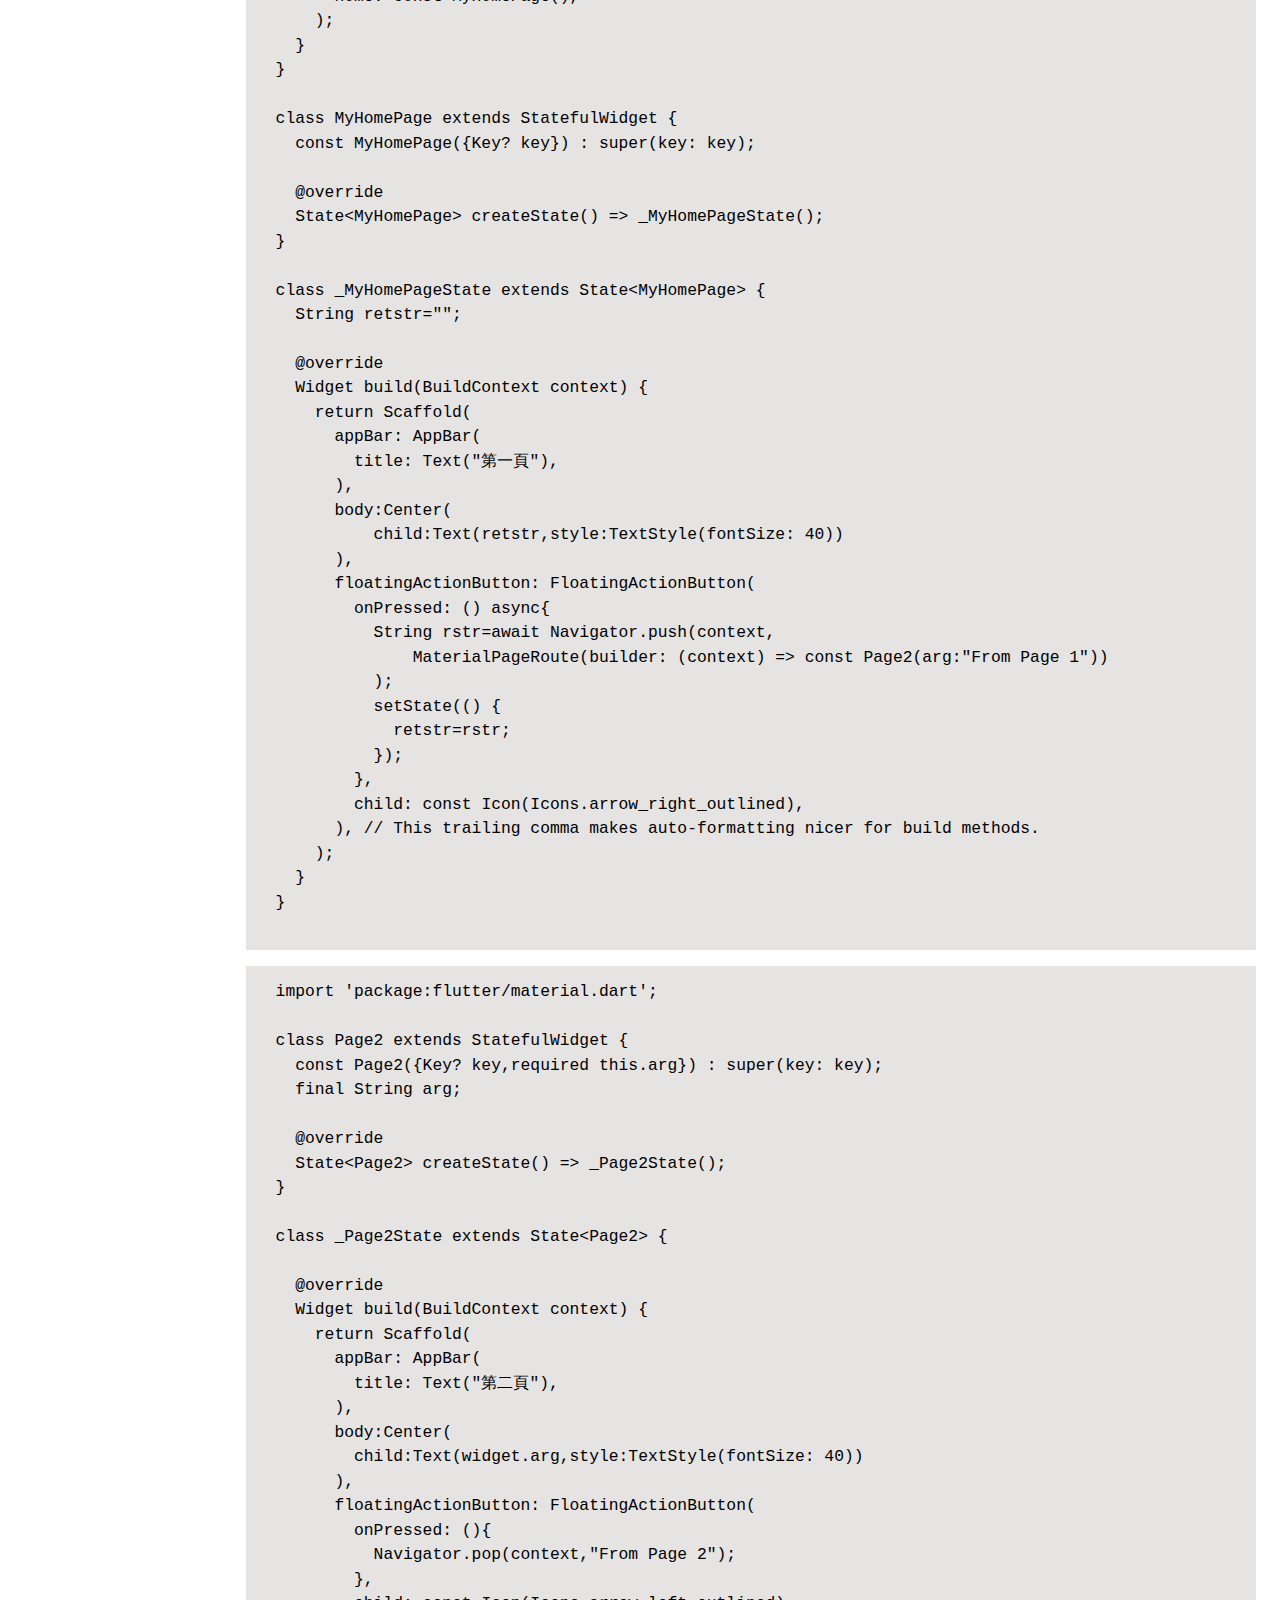
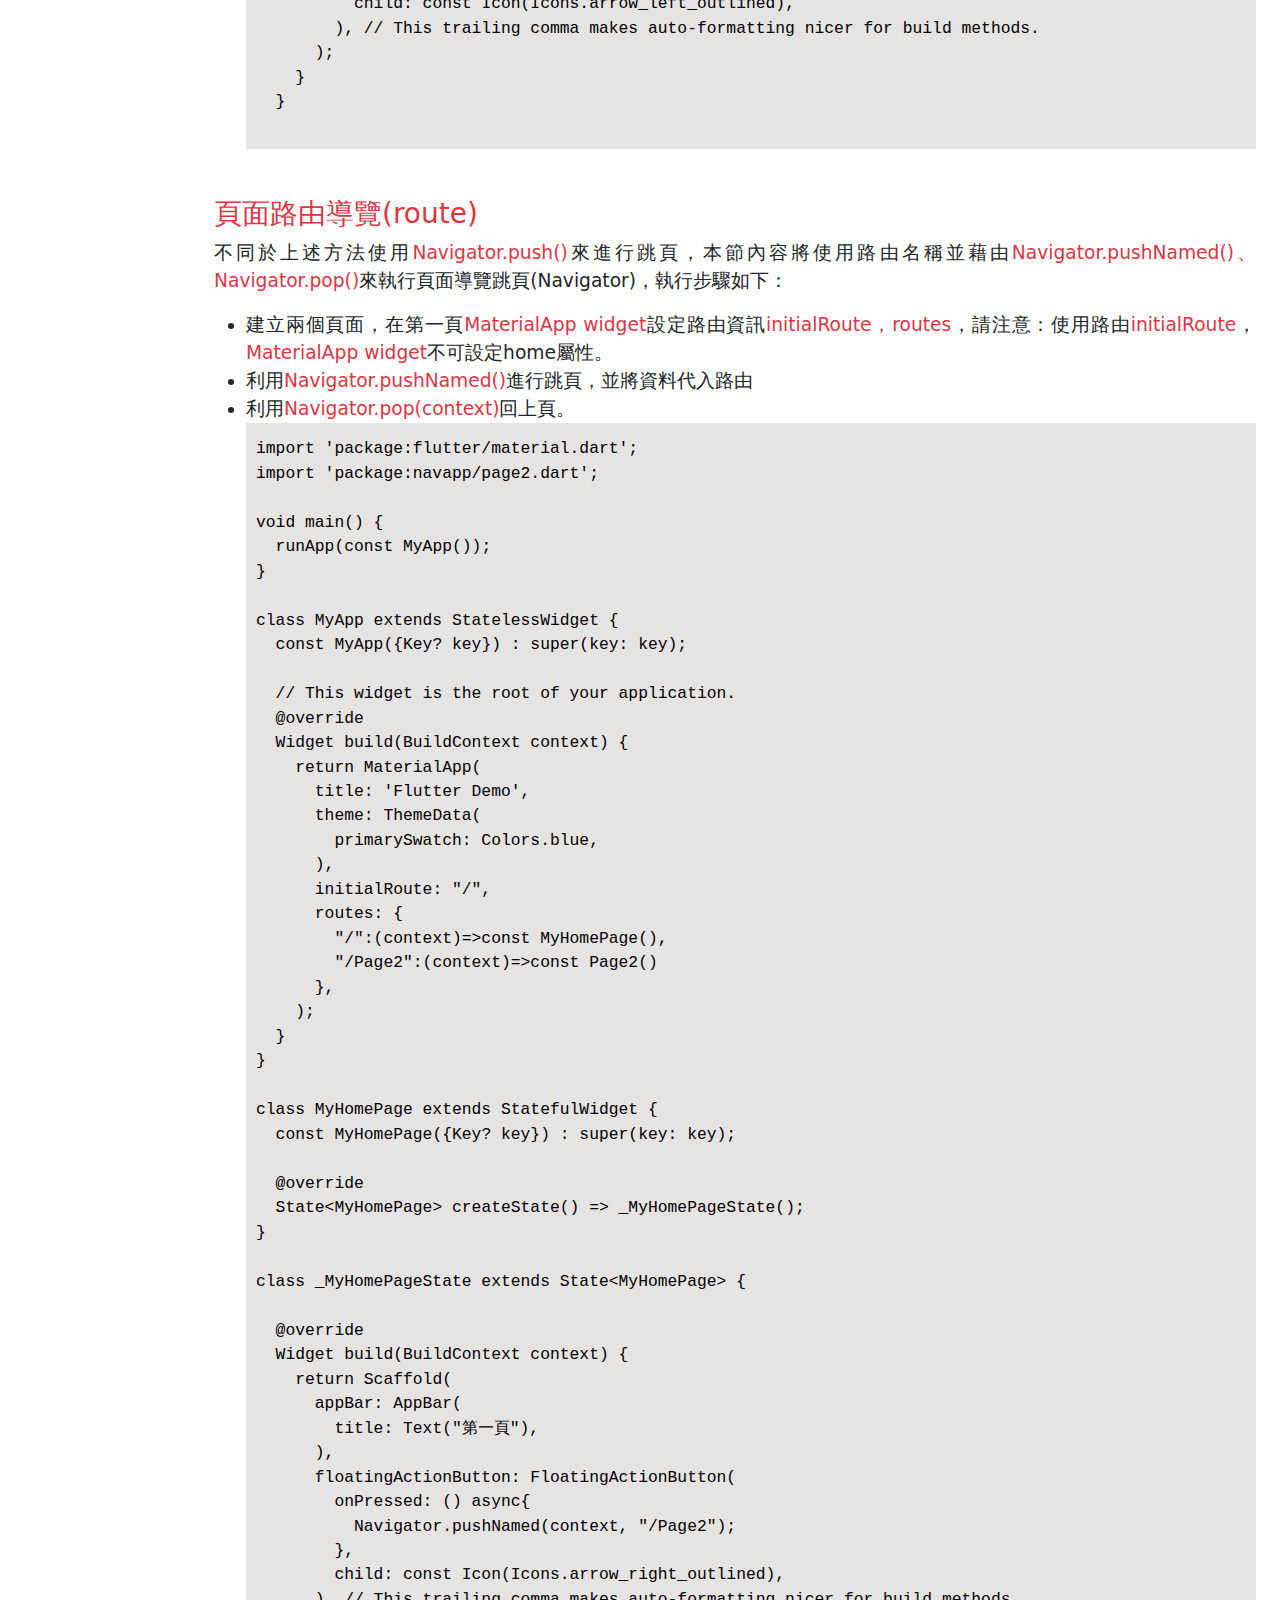
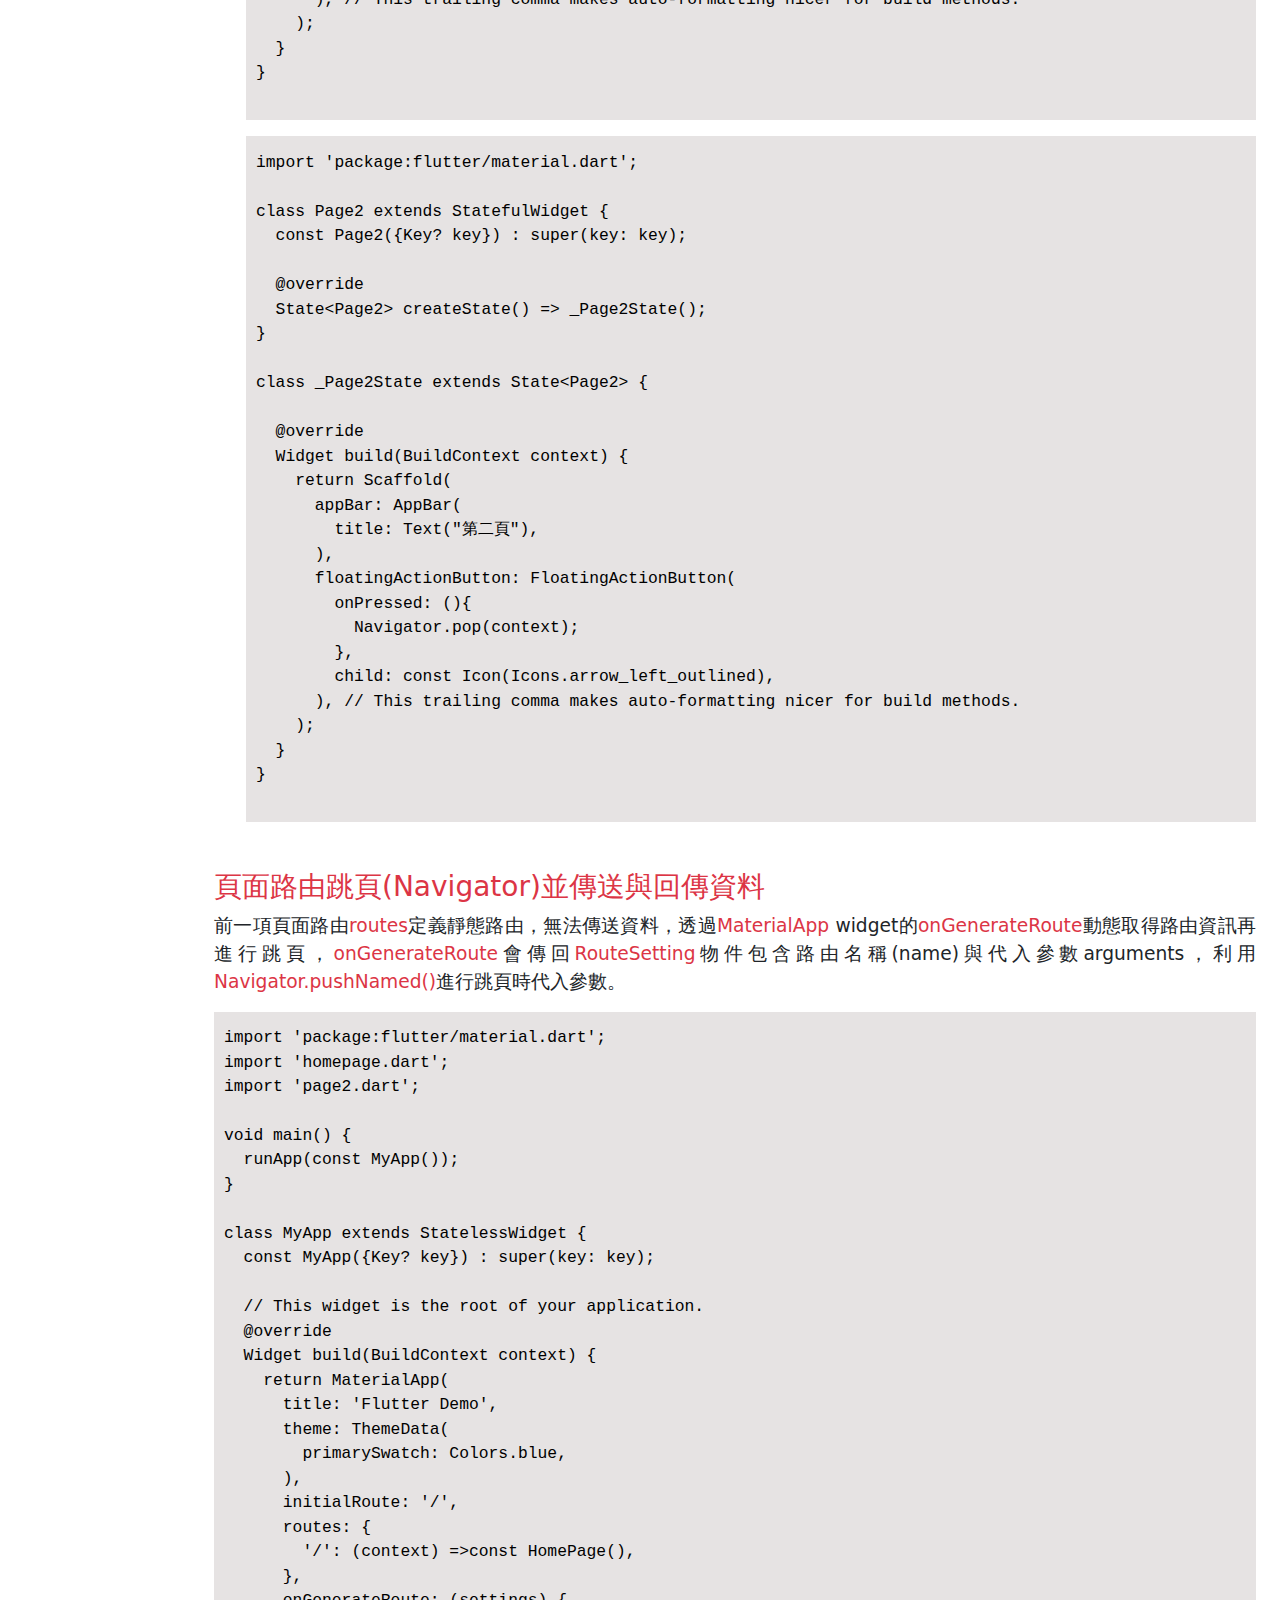
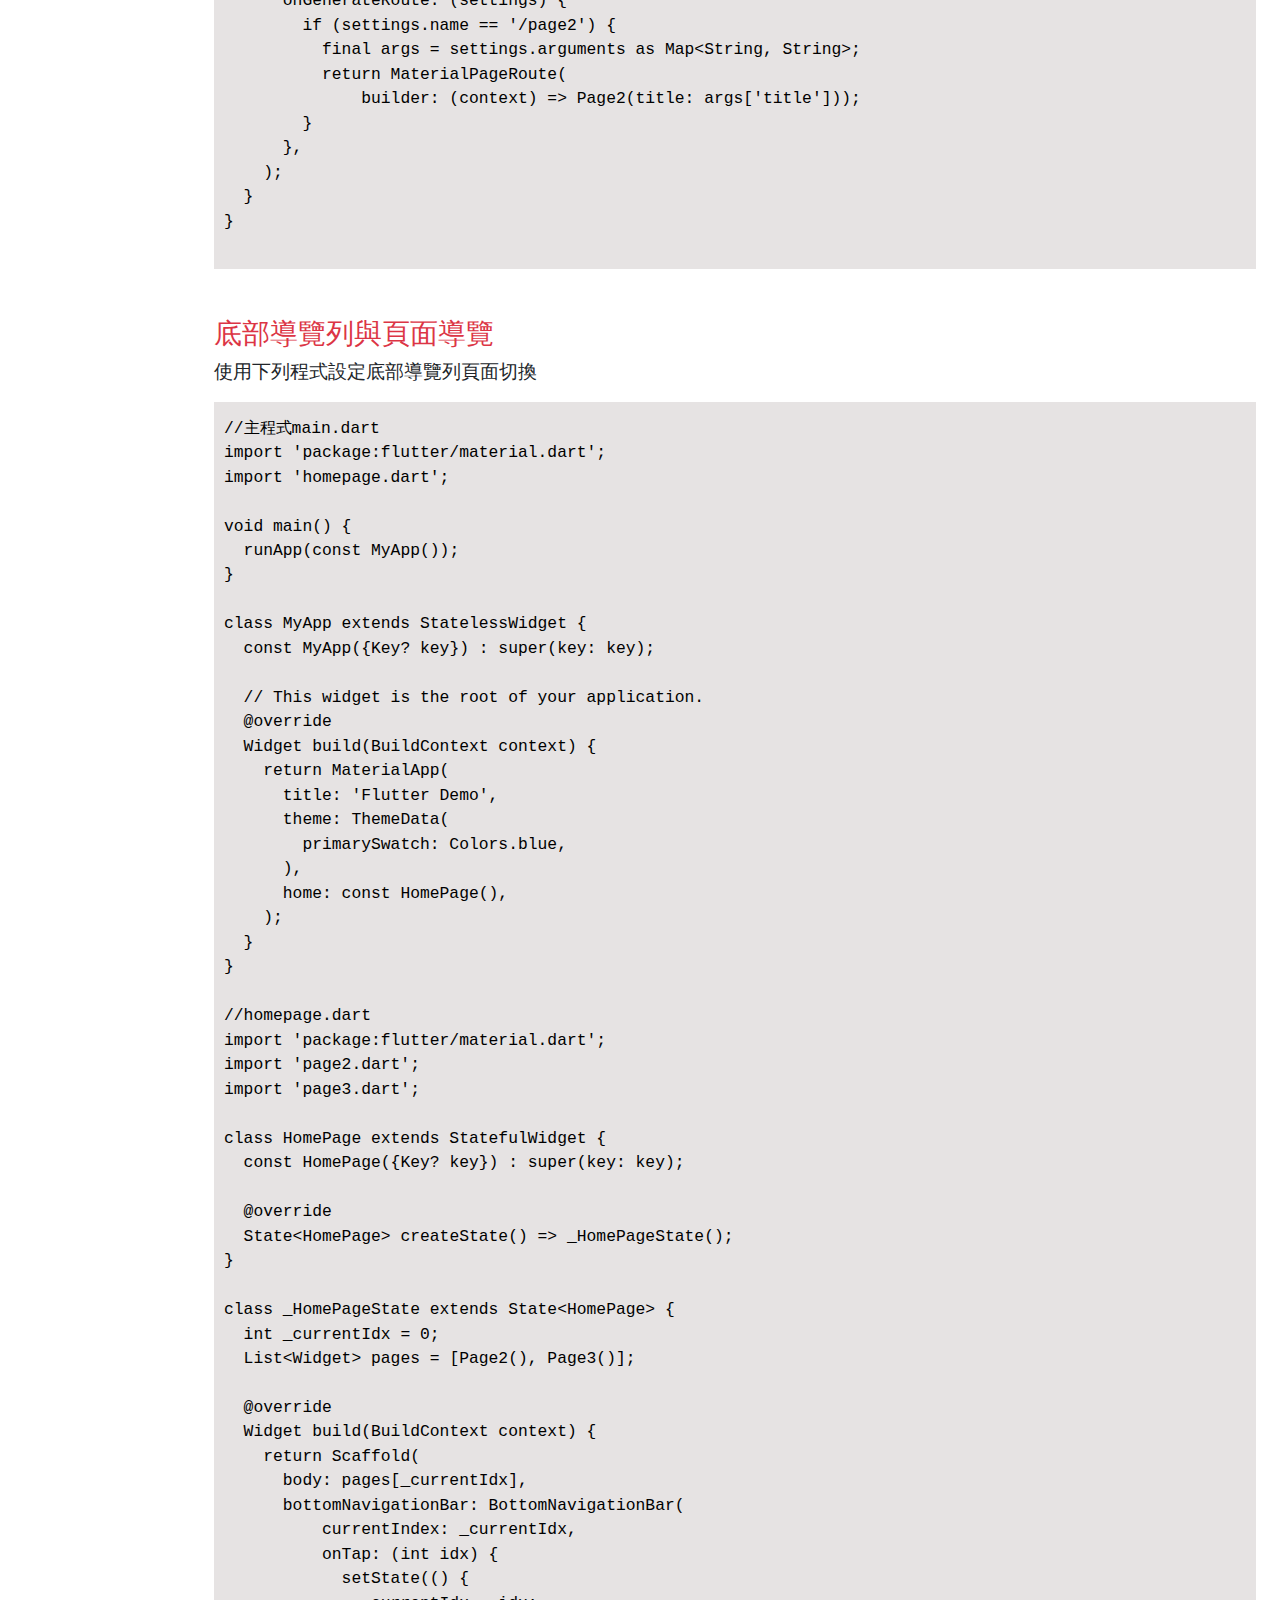
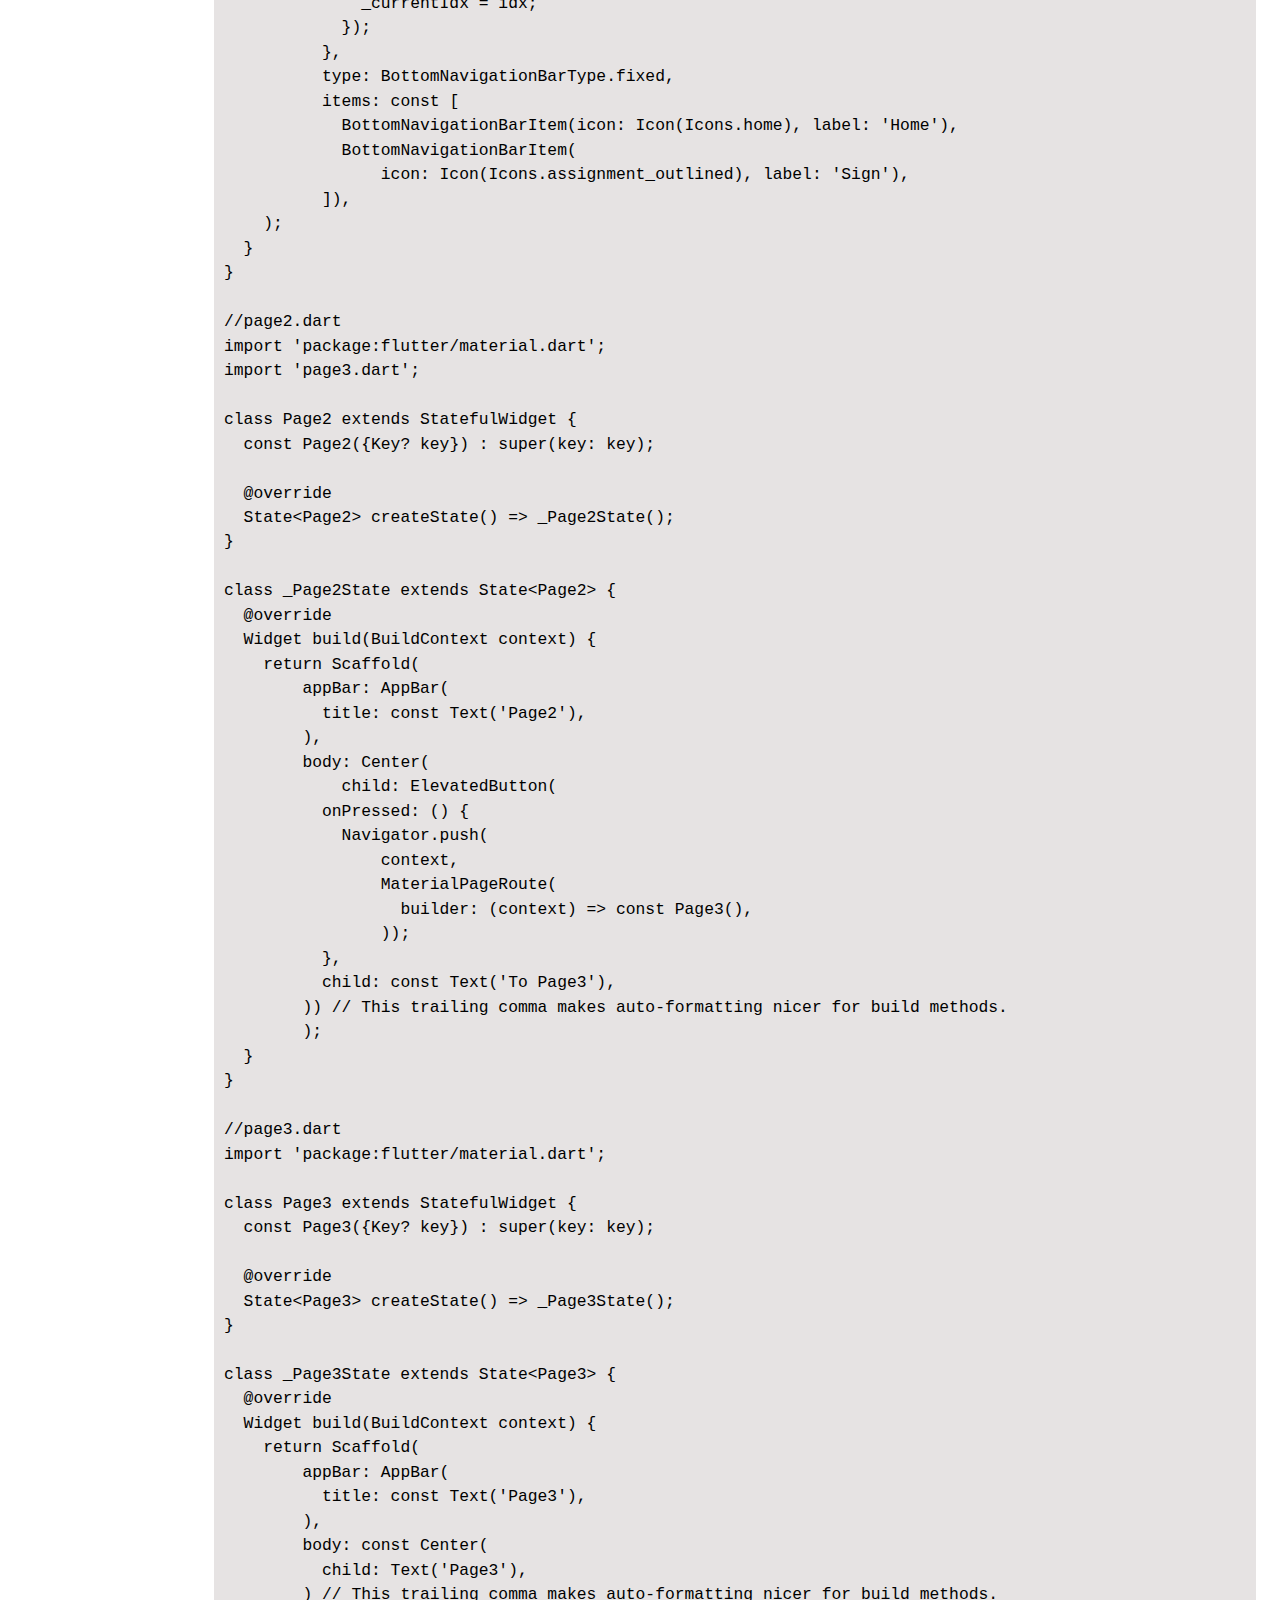
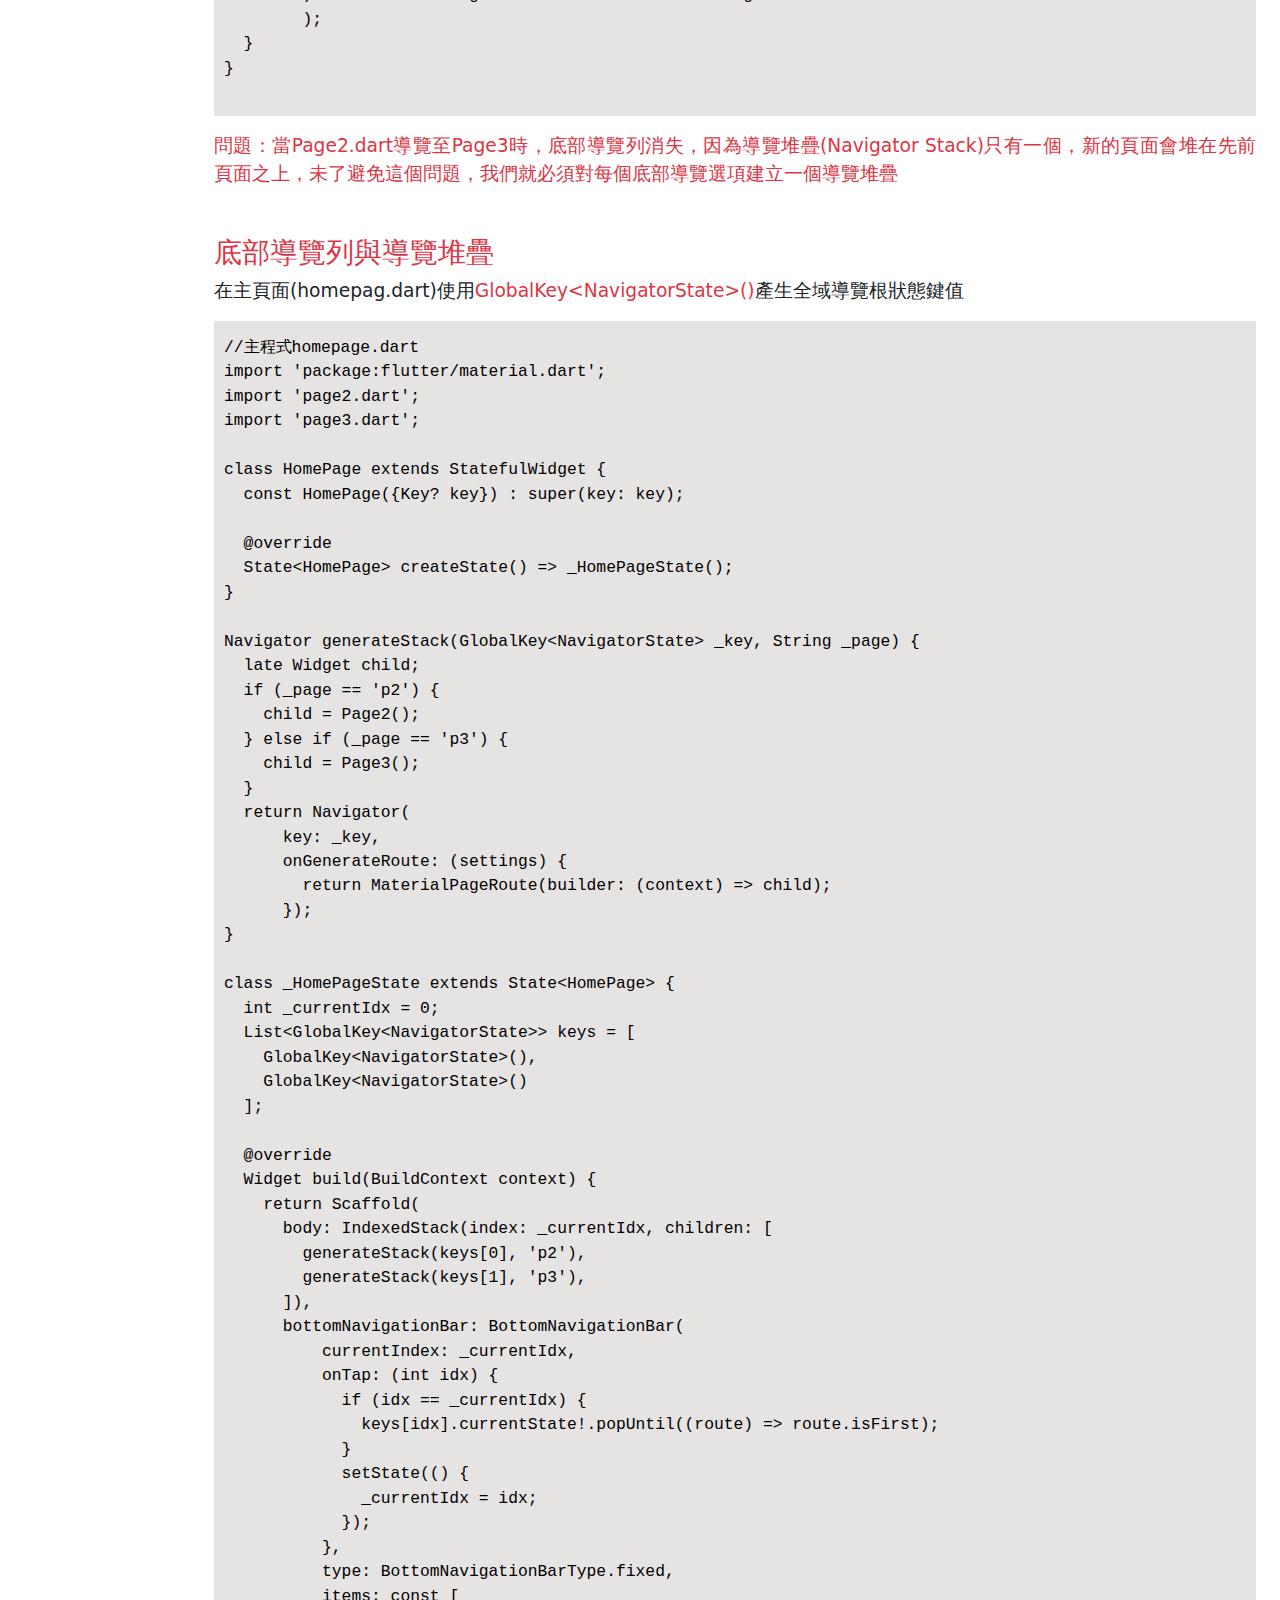
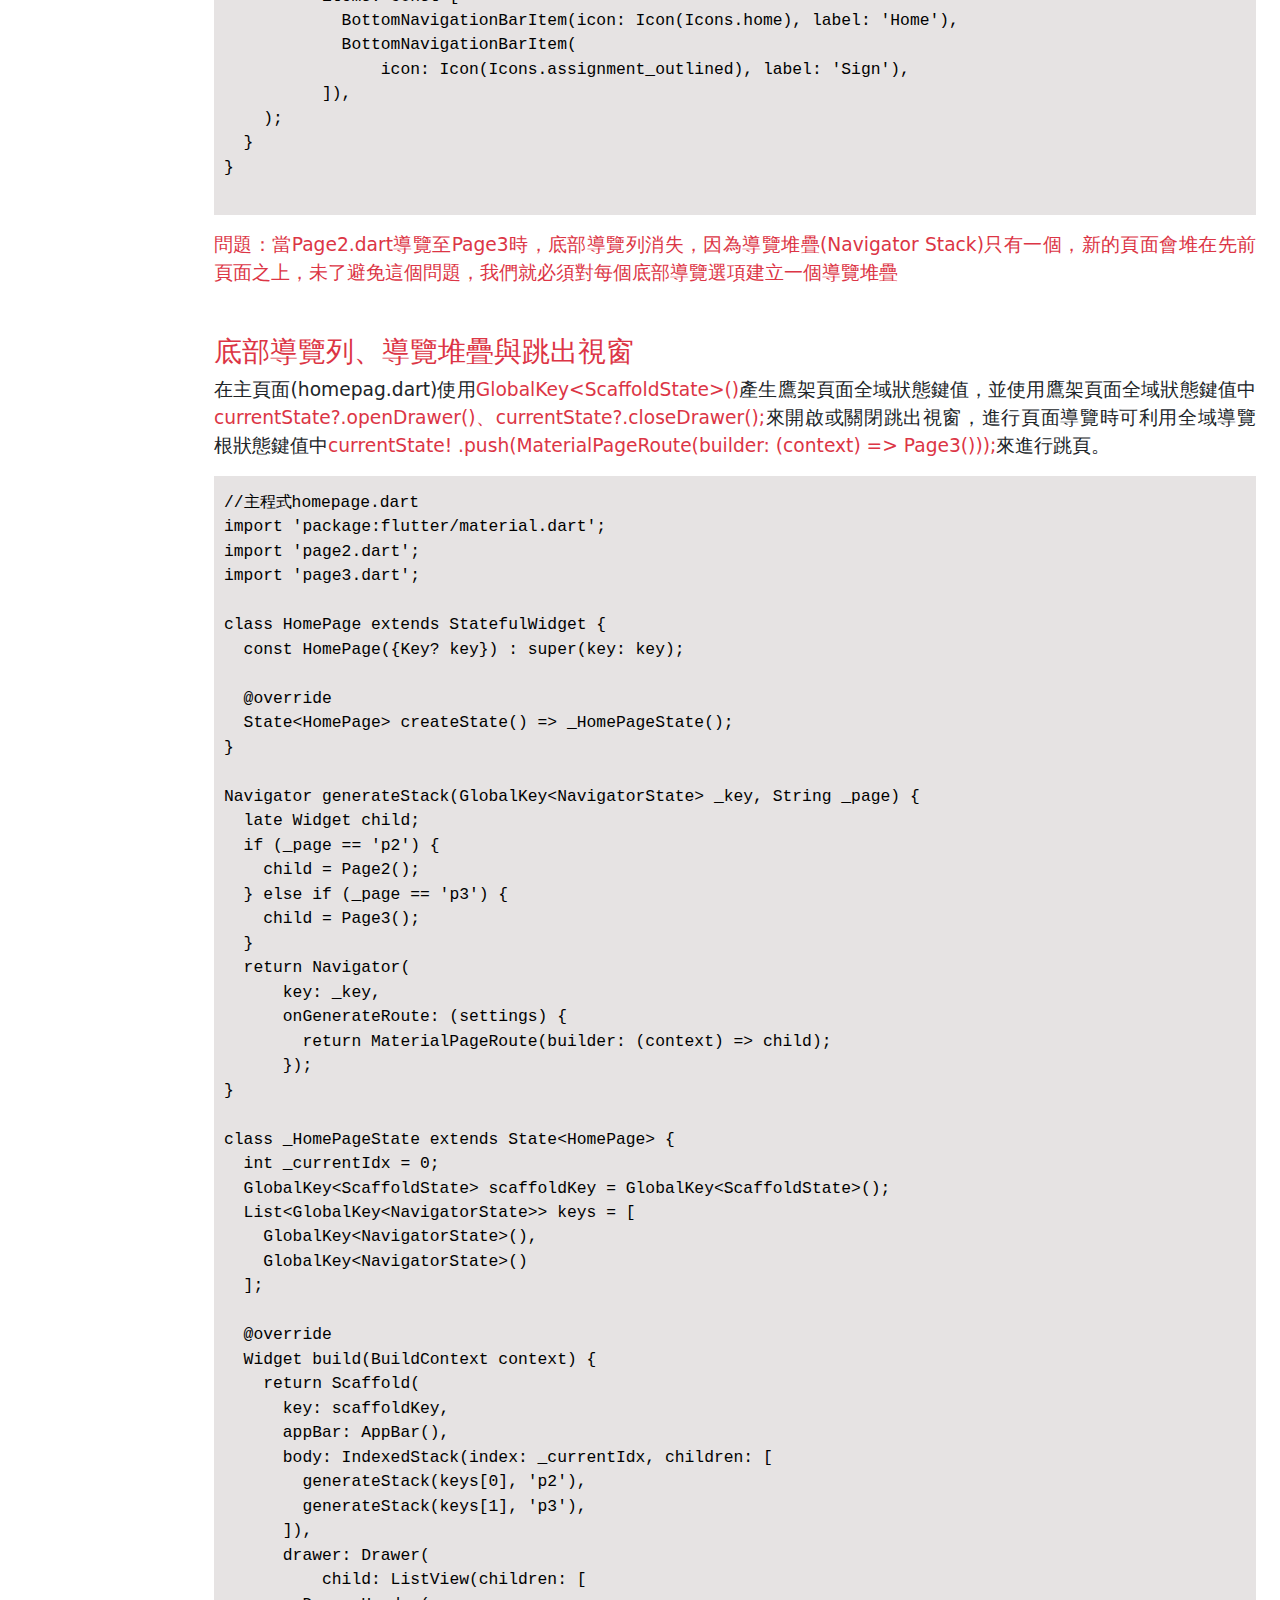
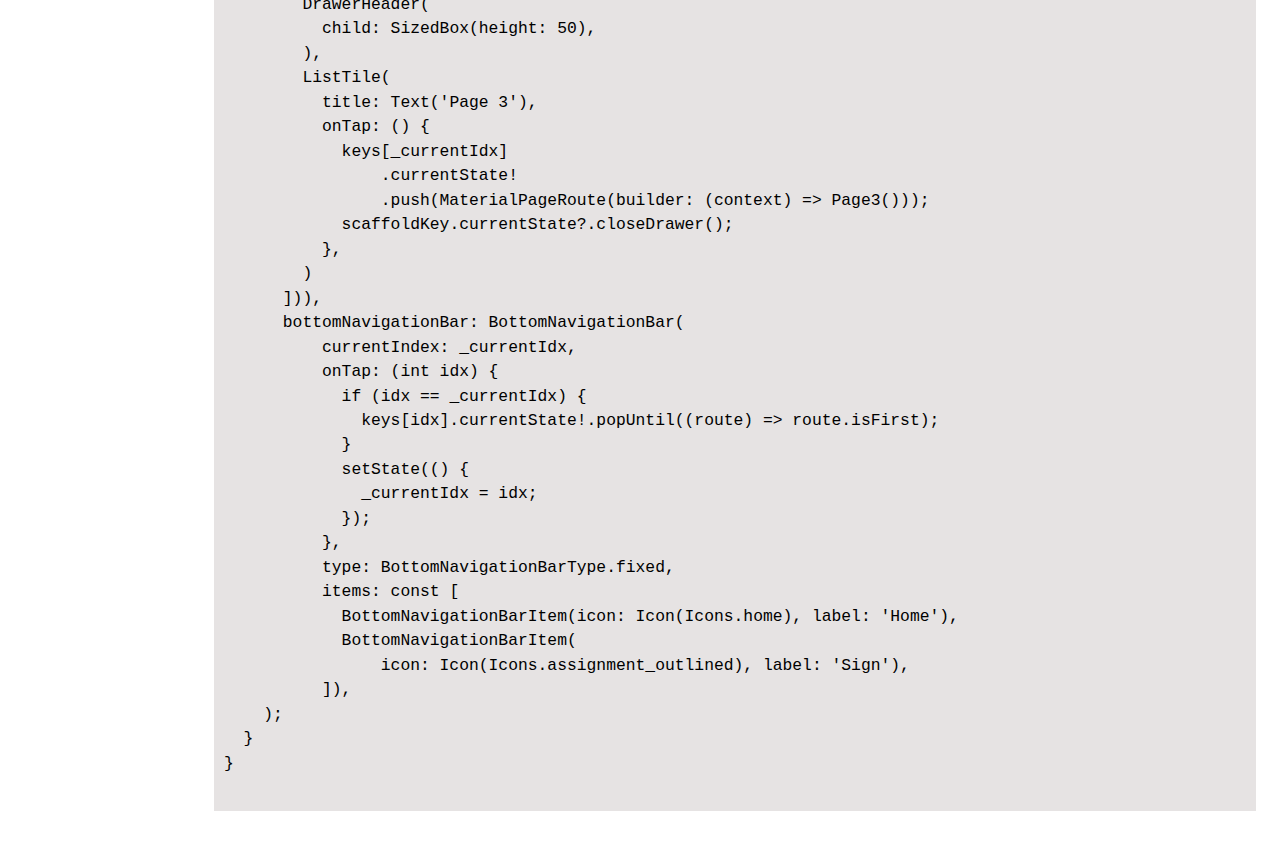
<file: navigator_route.html>
<!DOCTYPE html>
<html>
  <head>
    <meta charset="UTF-8" />
    <meta name="viewport" content="width=device-width, initial-scale=1.0" />
    <title>Flutter</title>
    <link href="css/bootstrap.min.css" rel="stylesheet"/>
    <link href="css/all.min.css" rel="stylesheet"/>
    <link rel="stylesheet" href="css/style.css" />
  </head>

  <body>

    <!-- Side-Nav -->
    <div class="side-navbar active-nav d-flex justify-content-between flex-wrap flex-column" id="sidebar">
      <ul class="nav flex-column text-white w-100">
        <li class="nav-item" style="background-color: #fff;padding-left:10px;padding-top:10px;border-bottom: rgb(255, 115, 0) 2px solid;font-size: 16pt;">
          <p style="color:rgb(248, 138, 11);font-weight: 700;">Flutter<br/>跨平台行動程式進階應用開發</p>
        </li>
        <li class="mx-2">
          <span class="menuitem"><a href="index.html" class="nav-link">簡介與軟體安裝</a></span>
        </li>
        <li class="mx-2">
          <span class="menuitem"><a class="nav-link" href="project_structire.html">專案檔案架構</a></span>
        </li>
        <li class="mx-2">
          <span class="menuitem"><a class="nav-link" href="dart.html">Dart語言</a></span>
        </li>
        <li class="mx-2">
          <span class="menuitem"><a class="nav-link" href="first_project.html">第一個專案</a></span>
        </li>
        <li class="mx-2">
          <span class="menuitem"><a class="nav-link" href="material_widgets_1.html">專案範本widgets</a></span>
        </li>        
        <li class="mx-2">
          <span class="menuitem"><a class="nav-link" href="material_widgets_2.html">其他常用widgets</a></span>
        </li>
        <li class="mx-2">
          <span class="menuitem"><a class="nav-link" href="navigator_route.html">頁面路由</a></span>
        </li>
        <li class="nav-item">
          <div class="nav-link" href="#topic2" class="nav-item" data-bs-toggle="collapse" aria-expanded="false" aria-controls="topic2">
            <span class="mx-2">專案開發</span>
            <i class="fas fa-angle-right"></i>
          </div>
          <div class="collapse" id="topic2">
            <ul>
              <li class="menuitem"><a class="nav-link" href="project_1_launchicon.html">Launch icons</a></li>
              <li class="menuitem"><a class="nav-link" href="project_2_splashscreen.html">Splash screen</a></li>
              <li class="menuitem"><a class="nav-link" href="project_3_checklogin.html">是否登入</a></li>
              <li class="menuitem"><a class="nav-link" href="project_4_login.html">Login頁面</a></li>
            </ul>
          </div>
        </li>
            
      </ul>
    </div>


    <!-- Main Wrapper -->
    <div class="p-2 my-container active-cont">
      <!-- Breadcrumb -->
      <div class="bg-light px-5" aria-label="breadcrumb" style="height:40px;position:fixed;width:100%;top:0;">
        <a class="btn border-0" id="menu-btn" style="position:fixed"><i class="fas fa-bars"></i></a>
        <ol class="breadcrumb">
          <li class="breadcrumb-item">導覽與路由</li>
        </ol>
      </div>
      <!--End Top Nav -->

      <!-- main page -->
      <div style="margin-top:50px;">
        <h3 class="text-danger p-3">內容涵蓋</h3>
        <p class="px-3" style="margin-top:-20px;">
          <ul>
            <li>頁面導覽跳頁(Navigator)</li>
          </ul>
          <ul>
            <li>頁面導覽跳頁(Navigator)並傳送與回傳資料</li>
          </ul>
          <ul>
            <li>頁面路由導覽(route)</li>
          </ul>
          <ul>
            <li>頁面路由跳頁(Navigator)並傳送與回傳資料</li>
          </ul>
        </p>
        <div class="p-3">
          <h3 class="text-danger">頁面導覽跳頁(Navigator)</h3>
          <p>
            使用<span class="text-danger">Navigator</span>類別中<span class="text-danger">Navigator.push()、Navigator.pop()</span>來執行跳頁與回上頁，執行步驟如下：
            <ul>
                <li>建立兩個頁面</li>
                <li>利用<span class="text-danger">Navigator.push()、MaterialPageRoute</span>進行跳頁</li>
                <li>利用<span class="text-danger">Navigator.pop()回上頁</span></li>
                <pre><code>
import 'package:flutter/material.dart';
import 'package:navapp/page2.dart';

void main() {
  runApp(const MyApp());
}

class MyApp extends StatelessWidget {
  const MyApp({Key? key}) : super(key: key);

  // This widget is the root of your application.
  @override
  Widget build(BuildContext context) {
    return MaterialApp(
      title: 'Flutter Demo',
      theme: ThemeData(
        primarySwatch: Colors.blue,
      ),
      home: const MyHomePage(),
    );
  }
}

class MyHomePage extends StatefulWidget {
  const MyHomePage({Key? key}) : super(key: key);

  @override
  State&lt;MyHomePage&gt; createState() => _MyHomePageState();
}

class _MyHomePageState extends State&lt;MyHomePage&gt; {

  @override
  Widget build(BuildContext context) {
    return Scaffold(
      appBar: AppBar(
        title: Text("第一頁"),
      ),
      floatingActionButton: FloatingActionButton(
        onPressed: (){
          Navigator.push(context, 
              MaterialPageRoute(builder: (context) => const Page2())
          );
        },
        child: const Icon(Icons.arrow_right_outlined),
      ), // This trailing comma makes auto-formatting nicer for build methods.
    );
  }
}
                </code></pre>
                <pre><code>
import 'package:flutter/material.dart';

class Page2 extends StatefulWidget {
  const Page2({Key? key}) : super(key: key);

  @override
  State&lt;Page2&gt; createState() => _Page2State();
}

class _Page2State extends State&lt;Page2&gt; {

  @override
  Widget build(BuildContext context) {
    return Scaffold(
      appBar: AppBar(
        title: Text("第二頁"),
      ),
      floatingActionButton: FloatingActionButton(
        onPressed: (){
          Navigator.pop(context);
        },
        child: const Icon(Icons.arrow_left_outlined),
      ), // This trailing comma makes auto-formatting nicer for build methods.
    );
  }
}
                </code></pre>
            </ul>
          </p>          
        </div>
        <div class="p-3">
            <h3 class="text-danger">頁面導覽跳頁(Navigator)並傳送與回傳資料</h3>
            <p>
              使用<span class="text-danger">Navigator</span>類別中<span class="text-danger">Navigator.push()、Navigator.pop()</span>來執行頁面導覽跳頁(Navigator)並傳送與回傳資料，執行步驟如下：
              <ul>
                  <li>建立兩個頁面，在第一頁透過參數傳遞宣告參數名稱及代入值，同時在第二頁宣告接收參數</li>
                  <li>利用<span class="text-danger">Navigator.push()、MaterialPageRoute</span>進行跳頁，並將資料代入路由</li>
                  <li>利用<span class="text-danger">Navigator.pop(context,傳回值)</span>將值回上頁，請注意：在第一頁必需使用 <span class="text-danger">async await</span>來等待使用者傳回值，同時使用<span class="text-danger">setstate</span>來設定傳回值狀態。</li>
                  <pre><code>
  import 'package:flutter/material.dart';
  import 'package:navapp/page2.dart';
  import 'dart:async';
  
  void main() {
    runApp(const MyApp());
  }
  
  class MyApp extends StatelessWidget {
    const MyApp({Key? key}) : super(key: key);
  
    // This widget is the root of your application.
    @override
    Widget build(BuildContext context) {
      return MaterialApp(
        title: 'Flutter Demo',
        theme: ThemeData(
          primarySwatch: Colors.blue,
        ),
        home: const MyHomePage(),
      );
    }
  }
  
  class MyHomePage extends StatefulWidget {
    const MyHomePage({Key? key}) : super(key: key);
  
    @override
    State&lt;MyHomePage&gt; createState() => _MyHomePageState();
  }
  
  class _MyHomePageState extends State&lt;MyHomePage&gt; {
    String retstr="";
  
    @override
    Widget build(BuildContext context) {
      return Scaffold(
        appBar: AppBar(
          title: Text("第一頁"),
        ),
        body:Center(
            child:Text(retstr,style:TextStyle(fontSize: 40))
        ),
        floatingActionButton: FloatingActionButton(
          onPressed: () async{
            String rstr=await Navigator.push(context,
                MaterialPageRoute(builder: (context) => const Page2(arg:"From Page 1"))
            );
            setState(() {
              retstr=rstr;
            });
          },
          child: const Icon(Icons.arrow_right_outlined),
        ), // This trailing comma makes auto-formatting nicer for build methods.
      );
    }
  }
                  </code></pre>
                  <pre><code>
  import 'package:flutter/material.dart';
  
  class Page2 extends StatefulWidget {
    const Page2({Key? key,required this.arg}) : super(key: key);
    final String arg;
  
    @override
    State&lt;Page2&gt; createState() => _Page2State();
  }
  
  class _Page2State extends State&lt;Page2&gt; {
  
    @override
    Widget build(BuildContext context) {
      return Scaffold(
        appBar: AppBar(
          title: Text("第二頁"),
        ),
        body:Center(
          child:Text(widget.arg,style:TextStyle(fontSize: 40))
        ),
        floatingActionButton: FloatingActionButton(
          onPressed: (){
            Navigator.pop(context,"From Page 2");
          },
          child: const Icon(Icons.arrow_left_outlined),
        ), // This trailing comma makes auto-formatting nicer for build methods.
      );
    }
  }
                  </code></pre>
              </ul>
            </p>           
          </div>
          <div class="p-3">
            <h3 class="text-danger">頁面路由導覽(route)</h3>
            <p>
              不同於上述方法使用<span class="text-danger">Navigator.push()</span>來進行跳頁，本節內容將使用路由名稱並藉由<span class="text-danger">Navigator.pushNamed()、Navigator.pop()</span>來執行頁面導覽跳頁(Navigator)，執行步驟如下：
              <ul>
                  <li>建立兩個頁面，在第一頁<span class="text-danger">MaterialApp widget</span>設定路由資訊<span class="text-danger">initialRoute，routes</span>，請注意：使用路由<span class="text-danger">initialRoute</span>，<span class="text-danger">MaterialApp widget</span>不可設定home屬性。</li>
                  <li>利用<span class="text-danger">Navigator.pushNamed()</span>進行跳頁，並將資料代入路由</li>
                  <li>利用<span class="text-danger">Navigator.pop(context)</span>回上頁。</li>
                  <pre><code>
import 'package:flutter/material.dart';
import 'package:navapp/page2.dart';

void main() {
  runApp(const MyApp());
}

class MyApp extends StatelessWidget {
  const MyApp({Key? key}) : super(key: key);

  // This widget is the root of your application.
  @override
  Widget build(BuildContext context) {
    return MaterialApp(
      title: 'Flutter Demo',
      theme: ThemeData(
        primarySwatch: Colors.blue,
      ),
      initialRoute: "/",
      routes: {
        "/":(context)=>const MyHomePage(),
        "/Page2":(context)=>const Page2()
      },
    );
  }
}

class MyHomePage extends StatefulWidget {
  const MyHomePage({Key? key}) : super(key: key);

  @override
  State&lt;MyHomePage&gt; createState() => _MyHomePageState();
}

class _MyHomePageState extends State&lt;MyHomePage&gt; {

  @override
  Widget build(BuildContext context) {
    return Scaffold(
      appBar: AppBar(
        title: Text("第一頁"),
      ),
      floatingActionButton: FloatingActionButton(
        onPressed: () async{
          Navigator.pushNamed(context, "/Page2");
        },
        child: const Icon(Icons.arrow_right_outlined),
      ), // This trailing comma makes auto-formatting nicer for build methods.
    );
  }
}
                  </code></pre>
                  <pre><code>
import 'package:flutter/material.dart';

class Page2 extends StatefulWidget {
  const Page2({Key? key}) : super(key: key);

  @override
  State&lt;Page2&gt; createState() => _Page2State();
}

class _Page2State extends State&lt;Page2&gt; {

  @override
  Widget build(BuildContext context) {
    return Scaffold(
      appBar: AppBar(
        title: Text("第二頁"),
      ),
      floatingActionButton: FloatingActionButton(
        onPressed: (){
          Navigator.pop(context);
        },
        child: const Icon(Icons.arrow_left_outlined),
      ), // This trailing comma makes auto-formatting nicer for build methods.
    );
  }
}
                  </code></pre>
              </ul>
            </p>            
          </div>
          <div class="p-3">
            <h3 class="text-danger">頁面路由跳頁(Navigator)並傳送與回傳資料</h3>
            <p>
              前一項頁面路由<span class="text-danger">routes</span>定義靜態路由，無法傳送資料，透過<span class="text-danger">MaterialApp</span> widget的<span class="text-danger">onGenerateRoute</span>動態取得路由資訊再進行跳頁，<span class="text-danger">onGenerateRoute</span>會傳回<span class="text-danger">RouteSetting</span>物件包含路由名稱(name)與代入參數arguments，利用<span class="text-danger">Navigator.pushNamed()</span>進行跳頁時代入參數。
              <pre><code>
import 'package:flutter/material.dart';
import 'homepage.dart';
import 'page2.dart';

void main() {
  runApp(const MyApp());
}

class MyApp extends StatelessWidget {
  const MyApp({Key? key}) : super(key: key);

  // This widget is the root of your application.
  @override
  Widget build(BuildContext context) {
    return MaterialApp(
      title: 'Flutter Demo',
      theme: ThemeData(
        primarySwatch: Colors.blue,
      ),
      initialRoute: '/',
      routes: {
        '/': (context) =>const HomePage(),
      },
      onGenerateRoute: (settings) {
        if (settings.name == '/page2') {
          final args = settings.arguments as Map&lt;String, String&gt;;
          return MaterialPageRoute(
              builder: (context) => Page2(title: args['title']));
        }
      },
    );
  }
}
              </code></pre>
            </p>           
          </div>
        
          <div class="p-3">
            <h3 class="text-danger">底部導覽列與頁面導覽</h3>
            <p>
              使用下列程式設定底部導覽列頁面切換
            </p>
            <pre><code>
//主程式main.dart
import 'package:flutter/material.dart';
import 'homepage.dart';

void main() {
  runApp(const MyApp());
}

class MyApp extends StatelessWidget {
  const MyApp({Key? key}) : super(key: key);

  // This widget is the root of your application.
  @override
  Widget build(BuildContext context) {
    return MaterialApp(
      title: 'Flutter Demo',
      theme: ThemeData(
        primarySwatch: Colors.blue,
      ),
      home: const HomePage(),
    );
  }
}

//homepage.dart
import 'package:flutter/material.dart';
import 'page2.dart';
import 'page3.dart';

class HomePage extends StatefulWidget {
  const HomePage({Key? key}) : super(key: key);

  @override
  State&lt;HomePage&gt; createState() => _HomePageState();
}

class _HomePageState extends State&lt;HomePage&gt; {
  int _currentIdx = 0;
  List&lt;Widget&gt; pages = [Page2(), Page3()];

  @override
  Widget build(BuildContext context) {
    return Scaffold(
      body: pages[_currentIdx],
      bottomNavigationBar: BottomNavigationBar(
          currentIndex: _currentIdx,
          onTap: (int idx) {
            setState(() {
              _currentIdx = idx;
            });
          },
          type: BottomNavigationBarType.fixed,
          items: const [
            BottomNavigationBarItem(icon: Icon(Icons.home), label: 'Home'),
            BottomNavigationBarItem(
                icon: Icon(Icons.assignment_outlined), label: 'Sign'),
          ]),
    );
  }
}

//page2.dart
import 'package:flutter/material.dart';
import 'page3.dart';

class Page2 extends StatefulWidget {
  const Page2({Key? key}) : super(key: key);

  @override
  State&lt;Page2&gt; createState() => _Page2State();
}

class _Page2State extends State&lt;Page2&gt; {
  @override
  Widget build(BuildContext context) {
    return Scaffold(
        appBar: AppBar(
          title: const Text('Page2'),
        ),
        body: Center(
            child: ElevatedButton(
          onPressed: () {
            Navigator.push(
                context,
                MaterialPageRoute(
                  builder: (context) => const Page3(),
                ));
          },
          child: const Text('To Page3'),
        )) // This trailing comma makes auto-formatting nicer for build methods.
        );
  }
}

//page3.dart
import 'package:flutter/material.dart';

class Page3 extends StatefulWidget {
  const Page3({Key? key}) : super(key: key);

  @override
  State&lt;Page3&gt; createState() => _Page3State();
}

class _Page3State extends State&lt;Page3&gt; {
  @override
  Widget build(BuildContext context) {
    return Scaffold(
        appBar: AppBar(
          title: const Text('Page3'),
        ),
        body: const Center(
          child: Text('Page3'),
        ) // This trailing comma makes auto-formatting nicer for build methods.
        );
  }
}
              </code></pre>
              <p class="text-danger">問題：當Page2.dart導覽至Page3時，底部導覽列消失，因為導覽堆疊(Navigator Stack)只有一個，新的頁面會堆在先前頁面之上，未了避免這個問題，我們就必須對每個底部導覽選項建立一個導覽堆疊</p>
          </div>
          <div class="p-3">
            <h3 class="text-danger">底部導覽列與導覽堆疊</h3>
            <p>
              在主頁面(homepag.dart)使用<span class="text-danger">GlobalKey&lt;NavigatorState&gt;()</span>產生全域導覽根狀態鍵值
            </p>
            <pre><code>
//主程式homepage.dart
import 'package:flutter/material.dart';
import 'page2.dart';
import 'page3.dart';

class HomePage extends StatefulWidget {
  const HomePage({Key? key}) : super(key: key);

  @override
  State&lt;HomePage&gt; createState() => _HomePageState();
}

Navigator generateStack(GlobalKey&lt;NavigatorState&gt; _key, String _page) {
  late Widget child;
  if (_page == 'p2') {
    child = Page2();
  } else if (_page == 'p3') {
    child = Page3();
  }
  return Navigator(
      key: _key,
      onGenerateRoute: (settings) {
        return MaterialPageRoute(builder: (context) => child);
      });
}

class _HomePageState extends State&lt;HomePage&gt; {
  int _currentIdx = 0;
  List&lt;GlobalKey&lt;NavigatorState&gt;&gt; keys = [
    GlobalKey&lt;NavigatorState&gt;(),
    GlobalKey&lt;NavigatorState&gt;()
  ];

  @override
  Widget build(BuildContext context) {
    return Scaffold(
      body: IndexedStack(index: _currentIdx, children: [
        generateStack(keys[0], 'p2'),
        generateStack(keys[1], 'p3'),
      ]),
      bottomNavigationBar: BottomNavigationBar(
          currentIndex: _currentIdx,
          onTap: (int idx) {
            if (idx == _currentIdx) {
              keys[idx].currentState!.popUntil((route) => route.isFirst);
            }
            setState(() {
              _currentIdx = idx;
            });
          },
          type: BottomNavigationBarType.fixed,
          items: const [
            BottomNavigationBarItem(icon: Icon(Icons.home), label: 'Home'),
            BottomNavigationBarItem(
                icon: Icon(Icons.assignment_outlined), label: 'Sign'),
          ]),
    );
  }
}
              </code></pre>
              <p class="text-danger">問題：當Page2.dart導覽至Page3時，底部導覽列消失，因為導覽堆疊(Navigator Stack)只有一個，新的頁面會堆在先前頁面之上，未了避免這個問題，我們就必須對每個底部導覽選項建立一個導覽堆疊</p>
          </div>
          <div class="p-3">
            <h3 class="text-danger">底部導覽列、導覽堆疊與跳出視窗</h3>
            <p>
              在主頁面(homepag.dart)使用<span class="text-danger">GlobalKey&lt;ScaffoldState&gt;()</span>產生鷹架頁面全域狀態鍵值，並使用鷹架頁面全域狀態鍵值中<span class="text-danger">currentState?.openDrawer()、currentState?.closeDrawer();</span>來開啟或關閉跳出視窗，進行頁面導覽時可利用全域導覽根狀態鍵值中<span class="text-danger">currentState!
                .push(MaterialPageRoute(builder: (context) => Page3()));</span>來進行跳頁。
            </p>
            <pre><code>
//主程式homepage.dart
import 'package:flutter/material.dart';
import 'page2.dart';
import 'page3.dart';

class HomePage extends StatefulWidget {
  const HomePage({Key? key}) : super(key: key);

  @override
  State&lt;HomePage&gt; createState() => _HomePageState();
}

Navigator generateStack(GlobalKey&lt;NavigatorState&gt; _key, String _page) {
  late Widget child;
  if (_page == 'p2') {
    child = Page2();
  } else if (_page == 'p3') {
    child = Page3();
  }
  return Navigator(
      key: _key,
      onGenerateRoute: (settings) {
        return MaterialPageRoute(builder: (context) => child);
      });
}

class _HomePageState extends State&lt;HomePage&gt; {
  int _currentIdx = 0;
  GlobalKey&lt;ScaffoldState&gt; scaffoldKey = GlobalKey&lt;ScaffoldState&gt;();
  List&lt;GlobalKey&lt;NavigatorState&gt;&gt; keys = [
    GlobalKey&lt;NavigatorState&gt;(),
    GlobalKey&lt;NavigatorState&gt;()
  ];

  @override
  Widget build(BuildContext context) {
    return Scaffold(
      key: scaffoldKey,
      appBar: AppBar(),
      body: IndexedStack(index: _currentIdx, children: [
        generateStack(keys[0], 'p2'),
        generateStack(keys[1], 'p3'),
      ]),
      drawer: Drawer(
          child: ListView(children: [
        DrawerHeader(
          child: SizedBox(height: 50),
        ),
        ListTile(
          title: Text('Page 3'),
          onTap: () {
            keys[_currentIdx]
                .currentState!
                .push(MaterialPageRoute(builder: (context) => Page3()));
            scaffoldKey.currentState?.closeDrawer();
          },
        )
      ])),
      bottomNavigationBar: BottomNavigationBar(
          currentIndex: _currentIdx,
          onTap: (int idx) {
            if (idx == _currentIdx) {
              keys[idx].currentState!.popUntil((route) => route.isFirst);
            }
            setState(() {
              _currentIdx = idx;
            });
          },
          type: BottomNavigationBarType.fixed,
          items: const [
            BottomNavigationBarItem(icon: Icon(Icons.home), label: 'Home'),
            BottomNavigationBarItem(
                icon: Icon(Icons.assignment_outlined), label: 'Sign'),
          ]),
    );
  }
}
              </code></pre>
          </div>
        


      </div>
    </div>

    <!-- bootstrap js -->
    <script src="js/popper.min.js"></script>
    <script src="js/bootstrap.bundle.min.js"></script>  
    
    <!-- custom js -->
    <script>
      var menu_btn = document.querySelector("#menu-btn");
      var sidebar = document.querySelector("#sidebar");
      var container = document.querySelector(".my-container");
      menu_btn.addEventListener("click", () => {
        sidebar.classList.toggle("active-nav");
        container.classList.toggle("active-cont");
      });
    </script>
  </body>
</html>
</file>
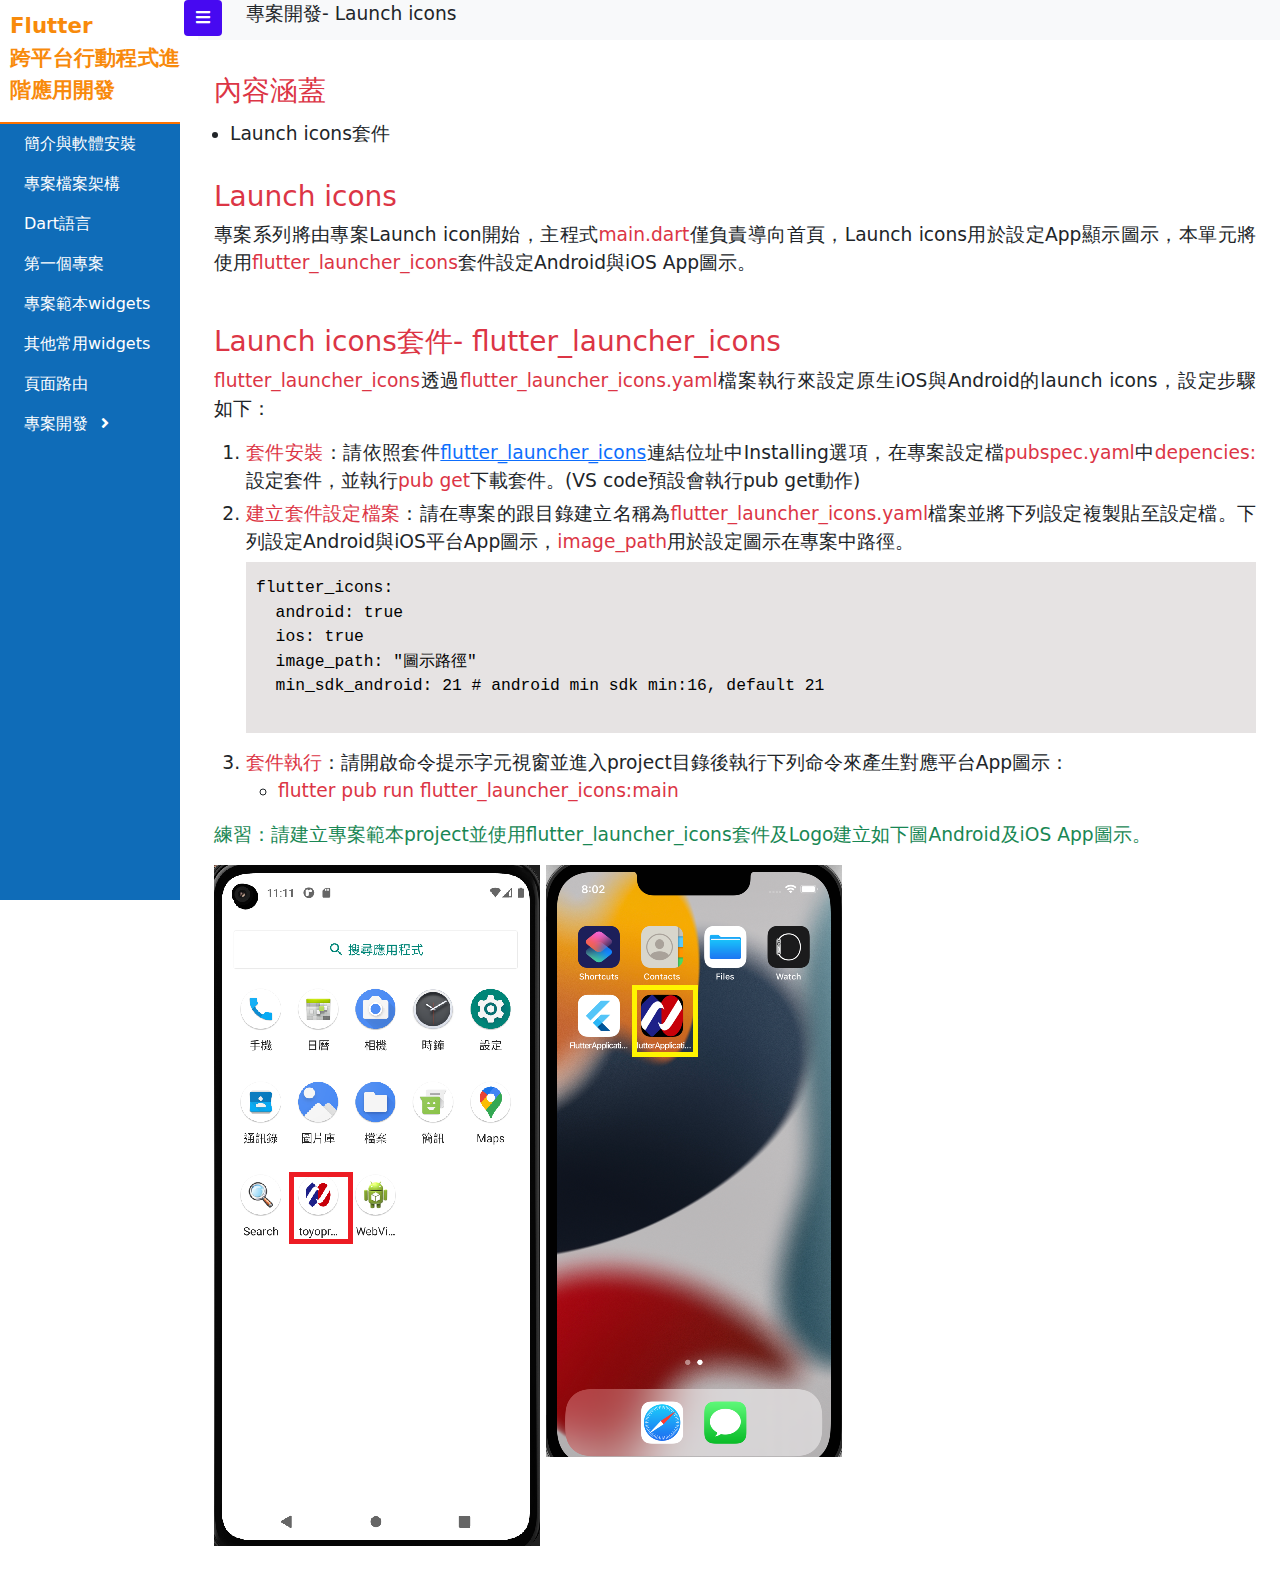
<file: project_1_launchicon.html>
<!DOCTYPE html>
<html>
  <head>
    <meta charset="UTF-8" />
    <meta name="viewport" content="width=device-width, initial-scale=1.0" />
    <title>Flutter</title>
    <link href="css/bootstrap.min.css" rel="stylesheet"/>
    <link href="css/all.min.css" rel="stylesheet"/>
    <link rel="stylesheet" href="css/style.css" />
  </head>

  <body>

    <!-- Side-Nav -->
    <div class="side-navbar active-nav d-flex justify-content-between flex-wrap flex-column" id="sidebar">
      <ul class="nav flex-column text-white w-100">
        <li class="nav-item" style="background-color: #fff;padding-left:10px;padding-top:10px;border-bottom: rgb(255, 115, 0) 2px solid;font-size: 16pt;">
          <p style="color:rgb(248, 138, 11);font-weight: 700;">Flutter<br/>跨平台行動程式進階應用開發</p>
        </li>
        <li class="mx-2">
          <span class="menuitem"><a href="index.html" class="nav-link">簡介與軟體安裝</a></span>
        </li>
        <li class="mx-2">
          <span class="menuitem"><a class="nav-link" href="project_structire.html">專案檔案架構</a></span>
        </li>
        <li class="mx-2">
          <span class="menuitem"><a class="nav-link" href="dart.html">Dart語言</a></span>
        </li>
        <li class="mx-2">
          <span class="menuitem"><a class="nav-link" href="first_project.html">第一個專案</a></span>
        </li>
        <li class="mx-2">
          <span class="menuitem"><a class="nav-link" href="material_widgets_1.html">專案範本widgets</a></span>
        </li>        
        <li class="mx-2">
          <span class="menuitem"><a class="nav-link" href="material_widgets_2.html">其他常用widgets</a></span>
        </li>
        <li class="mx-2">
          <span class="menuitem"><a class="nav-link" href="navigator_route.html">頁面路由</a></span>
        </li>
        <li class="nav-item">
          <div class="nav-link" href="#topic2" class="nav-item" data-bs-toggle="collapse" aria-expanded="false" aria-controls="topic2">
            <span class="mx-2">專案開發</span>
            <i class="fas fa-angle-right"></i>
          </div>
          <div class="collapse" id="topic2">
            <ul>
              <li class="menuitem"><a class="nav-link" href="project_1_launchicon.html">Launch icons</a></li>
              <li class="menuitem"><a class="nav-link" href="project_2_splashscreen.html">Splash screen</a></li>
              <li class="menuitem"><a class="nav-link" href="project_3_checklogin.html">是否登入</a></li>
              <li class="menuitem"><a class="nav-link" href="project_4_login.html">Login頁面</a></li>
            </ul>
          </div>
        </li>
            
      </ul>
    </div>


    <!-- Main Wrapper -->
    <div class="p-2 my-container active-cont">
      <!-- Breadcrumb -->
      <div class="bg-light px-5" aria-label="breadcrumb" style="height:40px;position:fixed;width:100%;top:0;">
        <a class="btn border-0" id="menu-btn" style="position:fixed"><i class="fas fa-bars"></i></a>
        <ol class="breadcrumb">
          <li class="breadcrumb-item">專案開發- Launch icons</li>
        </ol>
      </div>
      <!--End Top Nav -->

      <!-- main page -->
      <div style="margin-top:50px;">
        <h3 class="text-danger p-3">內容涵蓋</h3>
        <p class="px-3" style="margin-top:-20px;">
          <ul>
            <li>Launch icons套件</li>
          </ul>
        </p>
        <div class="p-3">
          <h3 class="text-danger">Launch icons</h3>
          <p>
            專案系列將由專案Launch icon開始，主程式<span class="text-danger">main.dart</span>僅負責導向首頁，Launch icons用於設定App顯示圖示，本單元將使用<span class="text-danger">flutter_launcher_icons</span>套件設定Android與iOS App圖示。
          </p>
        </div>
        <div class="p-3">
          <h3 class="text-danger">Launch icons套件- flutter_launcher_icons</h3>
          <p>
            <span class="text-danger">flutter_launcher_icons</span>透過<span class="text-danger">flutter_launcher_icons.yaml</span>檔案執行來設定原生iOS與Android的launch icons，設定步驟如下：
          </p>
          <ol>
            <li style="margin-bottom:0.5ex;">
              <span class="text-danger">套件安裝</span>：請依照套件<a href="https://pub.dev/packages/flutter_launcher_icons" target="_blank">flutter_launcher_icons</a>連結位址中Installing選項，在專案設定檔<span class="text-danger">pubspec.yaml</span>中<span class="text-danger">depencies:</span>設定套件，並執行<span class="text-danger">pub get</span>下載套件。(VS code預設會執行pub get動作)
            </li>
            <li style="margin-bottom:0.5ex;">
              <span class="text-danger">建立套件設定檔案</span>：請在專案的跟目錄建立名稱為<span class="text-danger">flutter_launcher_icons.yaml</span>檔案並將下列設定複製貼至設定檔。下列設定Android與iOS平台App圖示，<span class="text-danger">image_path</span>用於設定圖示在專案中路徑。
            </li>
            <pre><code>
flutter_icons:
  android: true
  ios: true
  image_path: "圖示路徑"
  min_sdk_android: 21 # android min sdk min:16, default 21
            </code></pre>
            <li style="margin-bottom:0.5ex;">
              <span class="text-danger">套件執行</span>：請開啟命令提示字元視窗並進入project目錄後執行下列命令來產生對應平台App圖示：
              <ul>
                <li>
                  <span class="text-danger">flutter pub run flutter_launcher_icons:main</span>
                </li>
              </ul>
            </li>            
          </ol>
          <p class="text-success">練習：請建立專案範本project並使用flutter_launcher_icons套件及Logo建立如下圖Android及iOS App圖示。</p>
          <p>
          <img src="imgs/toyo_project/android_launchicon.png"/>
           <img src="imgs/toyo_project/ios_launchicon.png" class="align-top"/>
          </p>
        </div>
        
        
      </div>
    </div>

    <!-- bootstrap js -->
    <script src="js/popper.min.js"></script>
    <script src="js/bootstrap.bundle.min.js"></script>  
    
    <!-- custom js -->
    <script>
      var menu_btn = document.querySelector("#menu-btn");
      var sidebar = document.querySelector("#sidebar");
      var container = document.querySelector(".my-container");
      menu_btn.addEventListener("click", () => {
        sidebar.classList.toggle("active-nav");
        container.classList.toggle("active-cont");
      });
    </script>
  </body>
</html>
</file>
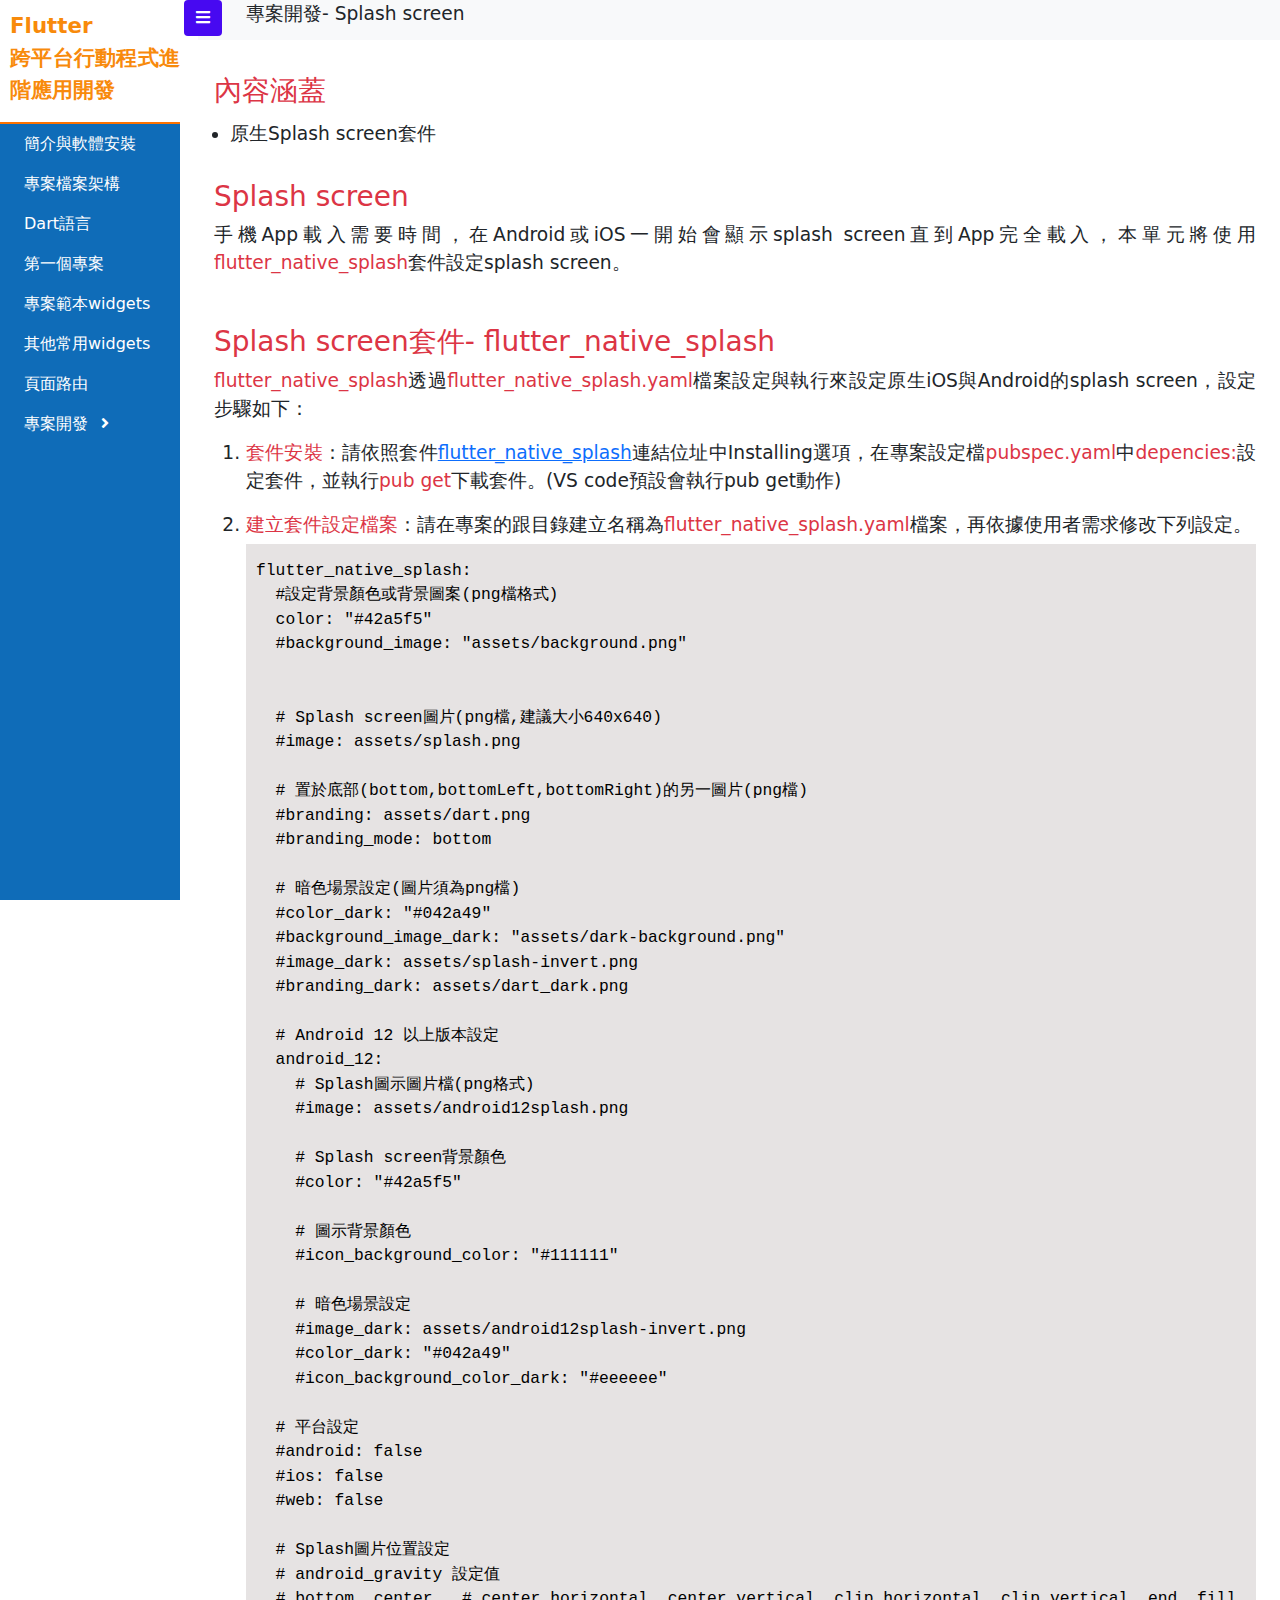
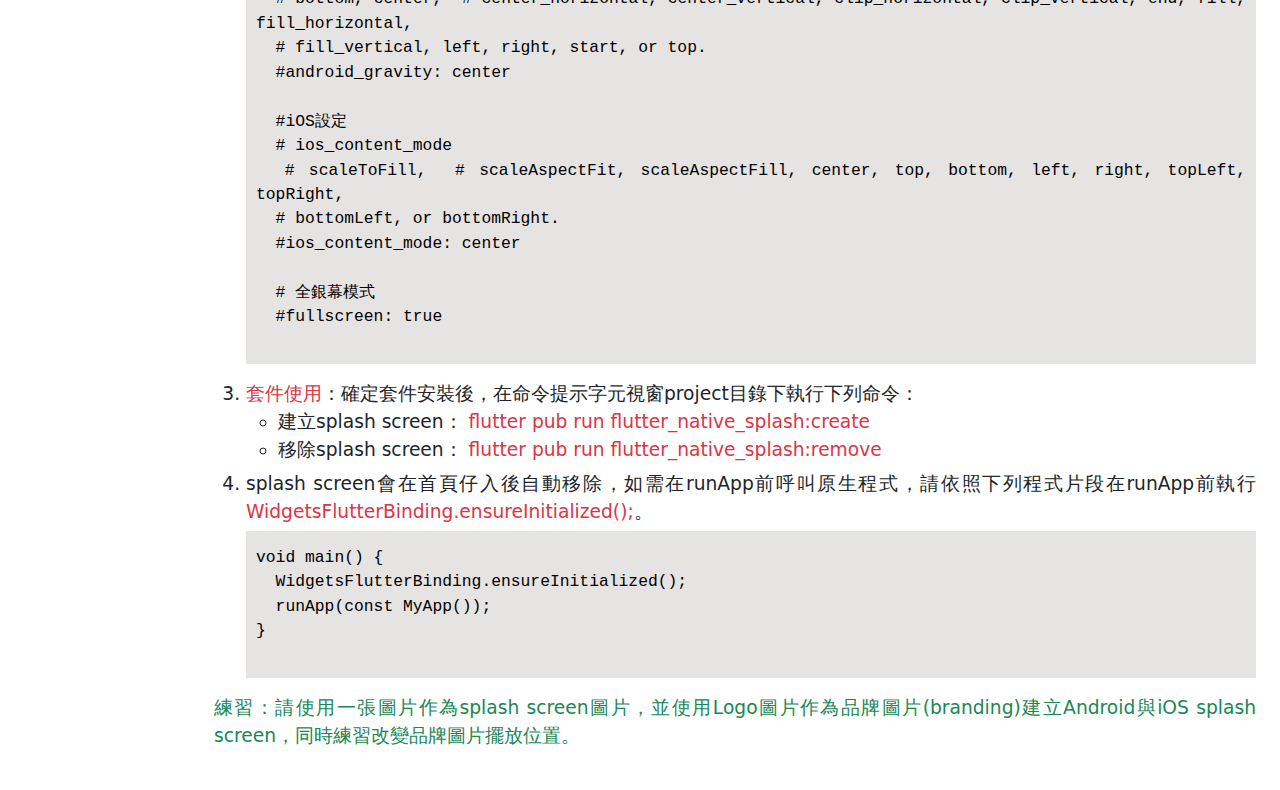
<file: project_2_splashscreen.html>
<!DOCTYPE html>
<html>
  <head>
    <meta charset="UTF-8" />
    <meta name="viewport" content="width=device-width, initial-scale=1.0" />
    <title>Flutter</title>
    <link href="css/bootstrap.min.css" rel="stylesheet"/>
    <link href="css/all.min.css" rel="stylesheet"/>
    <link rel="stylesheet" href="css/style.css" />
  </head>

  <body>

    <!-- Side-Nav -->
    <div class="side-navbar active-nav d-flex justify-content-between flex-wrap flex-column" id="sidebar">
      <ul class="nav flex-column text-white w-100">
        <li class="nav-item" style="background-color: #fff;padding-left:10px;padding-top:10px;border-bottom: rgb(255, 115, 0) 2px solid;font-size: 16pt;">
          <p style="color:rgb(248, 138, 11);font-weight: 700;">Flutter<br/>跨平台行動程式進階應用開發</p>
        </li>
        <li class="mx-2">
          <span class="menuitem"><a href="index.html" class="nav-link">簡介與軟體安裝</a></span>
        </li>
        <li class="mx-2">
          <span class="menuitem"><a class="nav-link" href="project_structire.html">專案檔案架構</a></span>
        </li>
        <li class="mx-2">
          <span class="menuitem"><a class="nav-link" href="dart.html">Dart語言</a></span>
        </li>
        <li class="mx-2">
          <span class="menuitem"><a class="nav-link" href="first_project.html">第一個專案</a></span>
        </li>
        <li class="mx-2">
          <span class="menuitem"><a class="nav-link" href="material_widgets_1.html">專案範本widgets</a></span>
        </li>        
        <li class="mx-2">
          <span class="menuitem"><a class="nav-link" href="material_widgets_2.html">其他常用widgets</a></span>
        </li>
        <li class="mx-2">
          <span class="menuitem"><a class="nav-link" href="navigator_route.html">頁面路由</a></span>
        </li>
        <li class="nav-item">
          <div class="nav-link" href="#topic2" class="nav-item" data-bs-toggle="collapse" aria-expanded="false" aria-controls="topic2">
            <span class="mx-2">專案開發</span>
            <i class="fas fa-angle-right"></i>
          </div>
          <div class="collapse" id="topic2">
            <ul>
              <li class="menuitem"><a class="nav-link" href="project_1_launchicon.html">Launch icons</a></li>
              <li class="menuitem"><a class="nav-link" href="project_2_splashscreen.html">Splash screen</a></li>
              <li class="menuitem"><a class="nav-link" href="project_3_checklogin.html">是否登入</a></li>
              <li class="menuitem"><a class="nav-link" href="project_4_login.html">Login頁面</a></li>
            </ul>
          </div>
        </li>
            
      </ul>
    </div>


    <!-- Main Wrapper -->
    <div class="p-2 my-container active-cont">
      <!-- Breadcrumb -->
      <div class="bg-light px-5" aria-label="breadcrumb" style="height:40px;position:fixed;width:100%;top:0;">
        <a class="btn border-0" id="menu-btn" style="position:fixed"><i class="fas fa-bars"></i></a>
        <ol class="breadcrumb">
          <li class="breadcrumb-item">專案開發- Splash screen</li>
        </ol>
      </div>
      <!--End Top Nav -->

      <!-- main page -->
      <div style="margin-top:50px;">
        <h3 class="text-danger p-3">內容涵蓋</h3>
        <p class="px-3" style="margin-top:-20px;">
          <ul>
            <li>原生Splash screen套件</li>
          </ul>
        </p>
        <div class="p-3">
          <h3 class="text-danger">Splash screen</h3>
          <p>
            手機App載入需要時間，在Android或iOS一開始會顯示splash screen直到App完全載入，本單元將使用<span class="text-danger">flutter_native_splash</span>套件設定splash screen。
          </p>
        </div>
        <div class="p-3">
          <h3 class="text-danger">Splash screen套件- flutter_native_splash</h3>
          <p>
            <span class="text-danger">flutter_native_splash</span>透過<span class="text-danger">flutter_native_splash.yaml</span>檔案設定與執行來設定原生iOS與Android的splash screen，設定步驟如下：
          </p>
          <ol>
            <li style="margin-bottom:0.5ex;">
              <p>
              <span class="text-danger">套件安裝</span>：請依照套件<a href="https://pub.dev/packages/flutter_native_splash" target="_blank">flutter_native_splash</a>連結位址中Installing選項，在專案設定檔<span class="text-danger">pubspec.yaml</span>中<span class="text-danger">depencies:</span>設定套件，並執行<span class="text-danger">pub get</span>下載套件。(VS code預設會執行pub get動作)
            </p>
            </li>
            <li style="margin-bottom:0.5ex;">
              <span class="text-danger">建立套件設定檔案</span>：請在專案的跟目錄建立名稱為<span class="text-danger">flutter_native_splash.yaml</span>檔案，再依據使用者需求修改下列設定。
            </li>
            <pre><code>
flutter_native_splash:
  #設定背景顏色或背景圖案(png檔格式)
  color: "#42a5f5"
  #background_image: "assets/background.png"


  # Splash screen圖片(png檔,建議大小640x640)
  #image: assets/splash.png

  # 置於底部(bottom,bottomLeft,bottomRight)的另一圖片(png檔)
  #branding: assets/dart.png
  #branding_mode: bottom

  # 暗色場景設定(圖片須為png檔)
  #color_dark: "#042a49"
  #background_image_dark: "assets/dark-background.png"
  #image_dark: assets/splash-invert.png
  #branding_dark: assets/dart_dark.png

  # Android 12 以上版本設定
  android_12:
    # Splash圖示圖片檔(png格式)
    #image: assets/android12splash.png

    # Splash screen背景顏色
    #color: "#42a5f5"

    # 圖示背景顏色
    #icon_background_color: "#111111"

    # 暗色場景設定
    #image_dark: assets/android12splash-invert.png
    #color_dark: "#042a49"
    #icon_background_color_dark: "#eeeeee"

  # 平台設定
  #android: false
  #ios: false
  #web: false

  # Splash圖片位置設定
  # android_gravity 設定值
  # bottom, center,  # center_horizontal, center_vertical, clip_horizontal, clip_vertical, end, fill, fill_horizontal,
  # fill_vertical, left, right, start, or top.
  #android_gravity: center

  #iOS設定
  # ios_content_mode
  # scaleToFill,  # scaleAspectFit, scaleAspectFill, center, top, bottom, left, right, topLeft, topRight,
  # bottomLeft, or bottomRight.
  #ios_content_mode: center

  # 全銀幕模式
  #fullscreen: true
            </code></pre>
            <li style="margin-bottom:0.5ex;">
              <span class="text-danger">套件使用</span>：確定套件安裝後，在命令提示字元視窗project目錄下執行下列命令：
              <ul>
                <li>
                  建立splash screen：
                  <span class="text-danger">flutter pub run flutter_native_splash:create</span>
                </li>
                <li>
                  移除splash screen：
                  <span class="text-danger">flutter pub run flutter_native_splash:remove</span>
                </li>
              </ul>
            </li>
            <li style="margin-bottom:0.5ex;">
              splash screen會在首頁仔入後自動移除，如需在runApp前呼叫原生程式，請依照下列程式片段在runApp前執行<span class="text-danger">WidgetsFlutterBinding.ensureInitialized();</span>。
            </li>
            <pre><code>
void main() {
  WidgetsFlutterBinding.ensureInitialized();
  runApp(const MyApp());
}
            </code></pre>
          </ol>
          <p class="text-success">練習：請使用一張圖片作為splash screen圖片，並使用Logo圖片作為品牌圖片(branding)建立Android與iOS splash screen，同時練習改變品牌圖片擺放位置。</p>
                    
        </div>
        
        

      </div>
    </div>

    <!-- bootstrap js -->
    <script src="js/popper.min.js"></script>
    <script src="js/bootstrap.bundle.min.js"></script>  
    
    <!-- custom js -->
    <script>
      var menu_btn = document.querySelector("#menu-btn");
      var sidebar = document.querySelector("#sidebar");
      var container = document.querySelector(".my-container");
      menu_btn.addEventListener("click", () => {
        sidebar.classList.toggle("active-nav");
        container.classList.toggle("active-cont");
      });
    </script>
  </body>
</html>
</file>
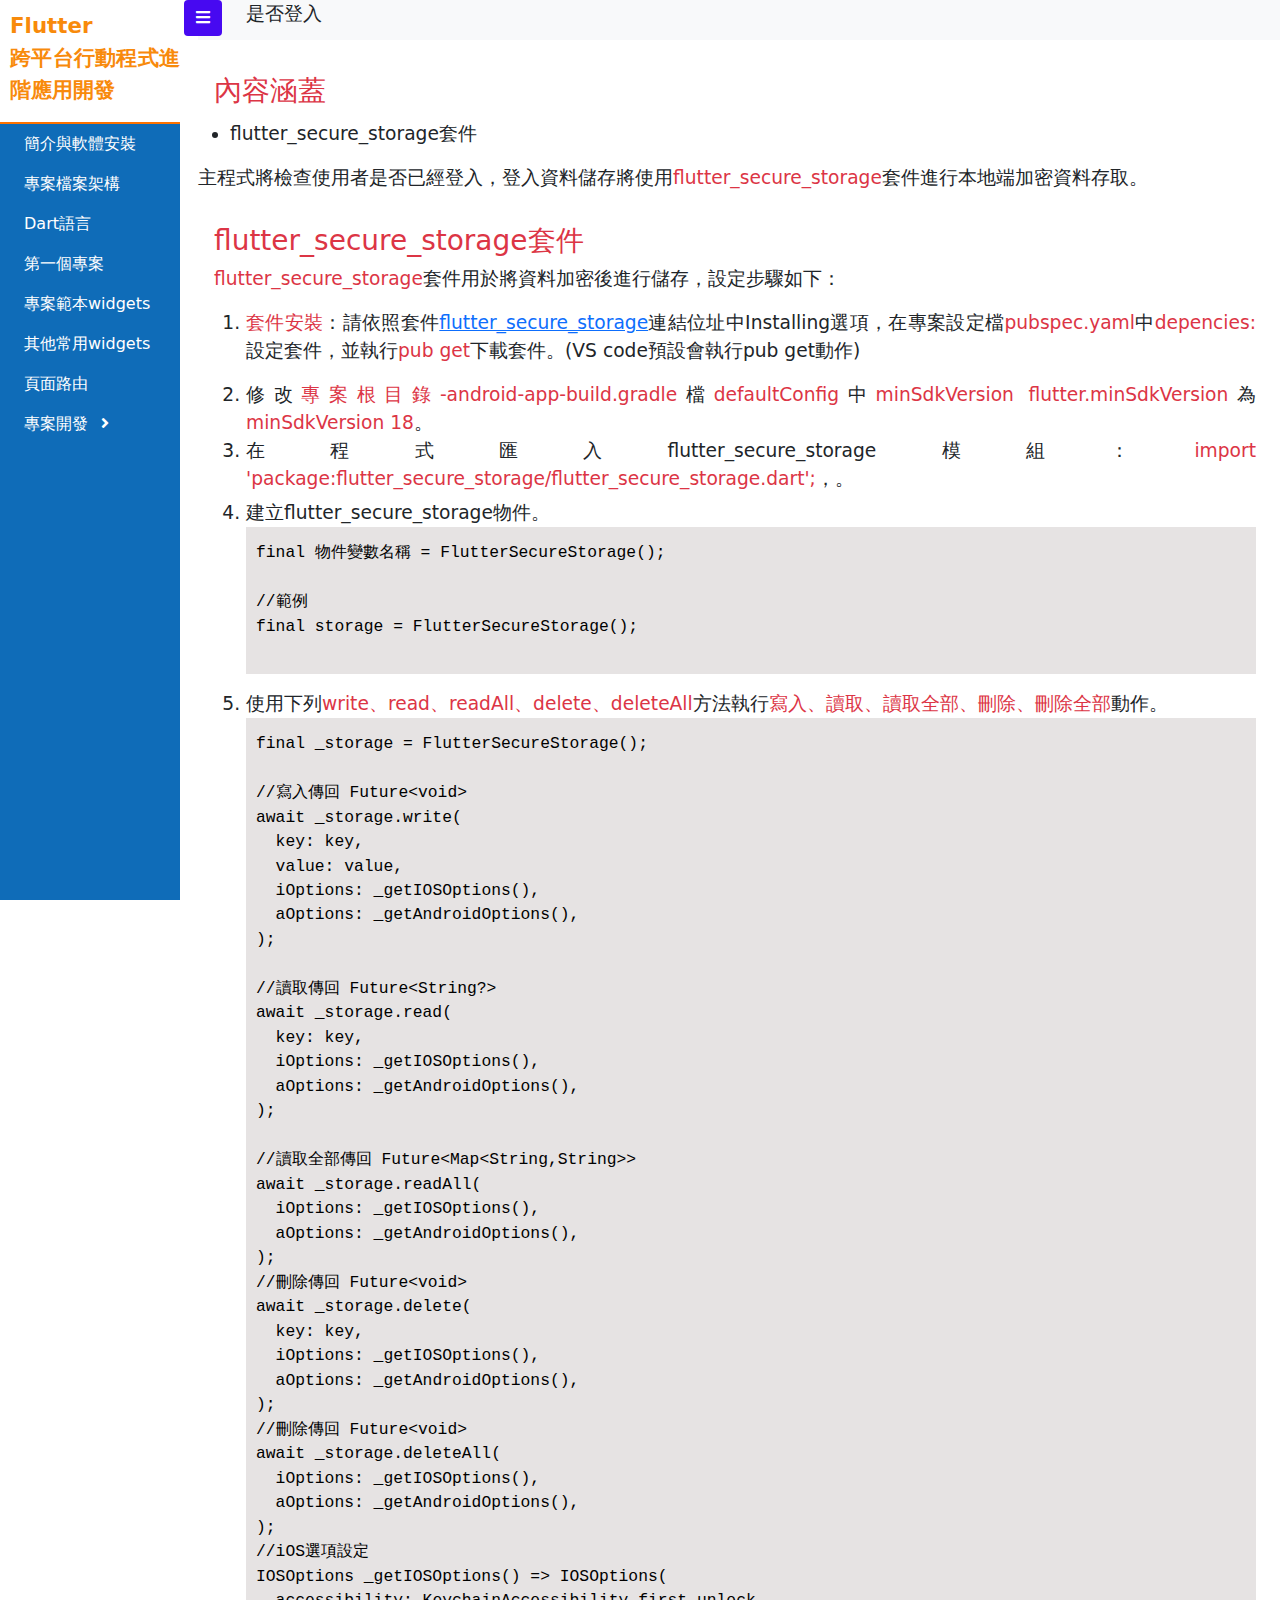
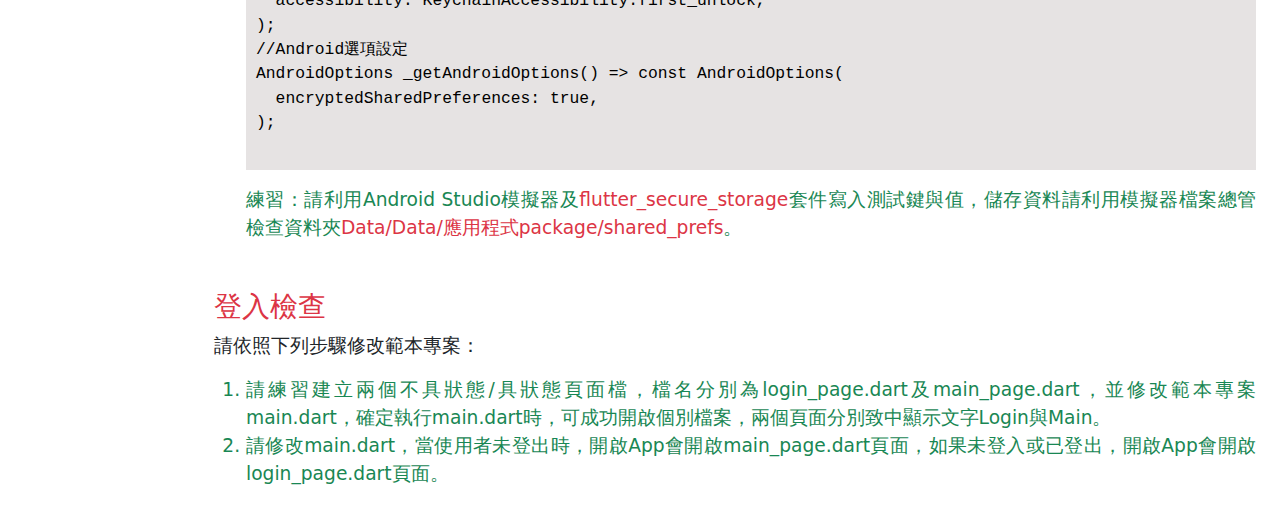
<file: project_3_checklogin.html>
<!DOCTYPE html>
<html>
  <head>
    <meta charset="UTF-8" />
    <meta name="viewport" content="width=device-width, initial-scale=1.0" />
    <title>Flutter</title>
    <link href="css/bootstrap.min.css" rel="stylesheet"/>
    <link href="css/all.min.css" rel="stylesheet"/>
    <link rel="stylesheet" href="css/style.css" />
  </head>

  <body>

    <!-- Side-Nav -->
    <div class="side-navbar active-nav d-flex justify-content-between flex-wrap flex-column" id="sidebar">
      <ul class="nav flex-column text-white w-100">
        <li class="nav-item" style="background-color: #fff;padding-left:10px;padding-top:10px;border-bottom: rgb(255, 115, 0) 2px solid;font-size: 16pt;">
          <p style="color:rgb(248, 138, 11);font-weight: 700;">Flutter<br/>跨平台行動程式進階應用開發</p>
        </li>
        <li class="mx-2">
          <span class="menuitem"><a href="index.html" class="nav-link">簡介與軟體安裝</a></span>
        </li>
        <li class="mx-2">
          <span class="menuitem"><a class="nav-link" href="project_structire.html">專案檔案架構</a></span>
        </li>
        <li class="mx-2">
          <span class="menuitem"><a class="nav-link" href="dart.html">Dart語言</a></span>
        </li>
        <li class="mx-2">
          <span class="menuitem"><a class="nav-link" href="first_project.html">第一個專案</a></span>
        </li>
        <li class="mx-2">
          <span class="menuitem"><a class="nav-link" href="material_widgets_1.html">專案範本widgets</a></span>
        </li>        
        <li class="mx-2">
          <span class="menuitem"><a class="nav-link" href="material_widgets_2.html">其他常用widgets</a></span>
        </li>
        <li class="mx-2">
          <span class="menuitem"><a class="nav-link" href="navigator_route.html">頁面路由</a></span>
        </li>
        <li class="nav-item">
          <div class="nav-link" href="#topic2" class="nav-item" data-bs-toggle="collapse" aria-expanded="false" aria-controls="topic2">
            <span class="mx-2">專案開發</span>
            <i class="fas fa-angle-right"></i>
          </div>
          <div class="collapse" id="topic2">
            <ul>
              <li class="menuitem"><a class="nav-link" href="project_1_launchicon.html">Launch icons</a></li>
              <li class="menuitem"><a class="nav-link" href="project_2_splashscreen.html">Splash screen</a></li>
              <li class="menuitem"><a class="nav-link" href="project_3_checklogin.html">是否登入</a></li>
              <li class="menuitem"><a class="nav-link" href="project_4_login.html">Login頁面</a></li>
            </ul>
          </div>
        </li>
            
      </ul>
    </div>


    <!-- Main Wrapper -->
    <div class="p-2 my-container active-cont">
      <!-- Breadcrumb -->
      <div class="bg-light px-5" aria-label="breadcrumb" style="height:40px;position:fixed;width:100%;top:0;">
        <a class="btn border-0" id="menu-btn" style="position:fixed"><i class="fas fa-bars"></i></a>
        <ol class="breadcrumb">
          <li class="breadcrumb-item">是否登入</li>
        </ol>
      </div>
      <!--End Top Nav -->

      <!-- main page -->
      <div style="margin-top:50px;">
        <h3 class="text-danger p-3">內容涵蓋</h3>
        <p class="px-3" style="margin-top:-20px;">
          <ul>
            <li>flutter_secure_storage套件</li>
          </ul>
          主程式將檢查使用者是否已經登入，登入資料儲存將使用<span class="text-danger">flutter_secure_storage</span>套件進行本地端加密資料存取。
        </p>
        <div class="p-3">
          <h3 class="text-danger">flutter_secure_storage套件</h3>
          <p>
            <span class="text-danger">flutter_secure_storage</span>套件用於將資料加密後進行儲存，設定步驟如下：
          </p>
          <ol>
            <li style="margin-bottom:0.5ex;">
              <p>
              <span class="text-danger">套件安裝</span>：請依照套件<a href="https://pub.dev/packages/flutter_secure_storage" target="_blank">flutter_secure_storage</a>連結位址中Installing選項，在專案設定檔<span class="text-danger">pubspec.yaml</span>中<span class="text-danger">depencies:</span>設定套件，並執行<span class="text-danger">pub get</span>下載套件。(VS code預設會執行pub get動作)
            </p>
            </li>
            <li>
              修改<span class="text-danger">專案根目錄-android-app-build.gradle</span>檔<span class="text-danger">defaultConfig</span>中<span class="text-danger">minSdkVersion flutter.minSdkVersion</span>為<span class="text-danger">minSdkVersion 18</span>。
            </li>
            <li style="margin-bottom:0.5ex;">
              在程式匯入flutter_secure_storage模組：<span class="text-danger">import 'package:flutter_secure_storage/flutter_secure_storage.dart';</span>，。
            </li>
            <li>
              建立flutter_secure_storage物件。
              <pre><code>
final 物件變數名稱 = FlutterSecureStorage();

//範例
final storage = FlutterSecureStorage();
              </code></pre>
            </li>
            <li>
              使用下列<span class="text-danger">write、read、readAll、delete、deleteAll</span>方法執行<span class="text-danger">寫入、讀取、讀取全部、刪除、刪除全部</span>動作。
              <pre><code>
final _storage = FlutterSecureStorage();

//寫入傳回 Future&lt;void&gt;
await _storage.write(
  key: key,
  value: value,
  iOptions: _getIOSOptions(),
  aOptions: _getAndroidOptions(),
);

//讀取傳回 Future&lt;String?&gt;
await _storage.read(
  key: key,
  iOptions: _getIOSOptions(),
  aOptions: _getAndroidOptions(),
);

//讀取全部傳回 Future&lt;Map&lt;String,String&gt;&gt;
await _storage.readAll(
  iOptions: _getIOSOptions(),
  aOptions: _getAndroidOptions(),
);
//刪除傳回 Future&lt;void&gt;
await _storage.delete(
  key: key,
  iOptions: _getIOSOptions(),
  aOptions: _getAndroidOptions(),
);
//刪除傳回 Future&lt;void&gt;
await _storage.deleteAll(
  iOptions: _getIOSOptions(),
  aOptions: _getAndroidOptions(),
);
//iOS選項設定
IOSOptions _getIOSOptions() => IOSOptions(
  accessibility: KeychainAccessibility.first_unlock,
);
//Android選項設定
AndroidOptions _getAndroidOptions() => const AndroidOptions(
  encryptedSharedPreferences: true,
);
              </code></pre>
            </li>
            <p class="text-success">練習：請利用Android Studio模擬器及<span class="text-danger">flutter_secure_storage</span>套件寫入測試鍵與值，儲存資料請利用模擬器檔案總管檢查資料夾<span class="text-danger">Data/Data/應用程式package/shared_prefs</span>。</p>       
          </ol>    
        </div>
        <div class="p-3">
          <h3 class="text-danger">登入檢查</h3>
          <p>
            請依照下列步驟修改範本專案：
          </p>
          <ol>
            <li class="text-success">
              請練習建立兩個不具狀態/具狀態頁面檔，檔名分別為login_page.dart及main_page.dart，並修改範本專案main.dart，確定執行main.dart時，可成功開啟個別檔案，兩個頁面分別致中顯示文字Login與Main。
            </li>
            <li class="text-success">
              請修改main.dart，當使用者未登出時，開啟App會開啟main_page.dart頁面，如果未登入或已登出，開啟App會開啟login_page.dart頁面。
            </li>
          </ol>
        </div>
        
        

      </div>
    </div>

    <!-- bootstrap js -->
    <script src="js/popper.min.js"></script>
    <script src="js/bootstrap.bundle.min.js"></script>  
    
    <!-- custom js -->
    <script>
      var menu_btn = document.querySelector("#menu-btn");
      var sidebar = document.querySelector("#sidebar");
      var container = document.querySelector(".my-container");
      menu_btn.addEventListener("click", () => {
        sidebar.classList.toggle("active-nav");
        container.classList.toggle("active-cont");
      });
    </script>
  </body>
</html>
</file>
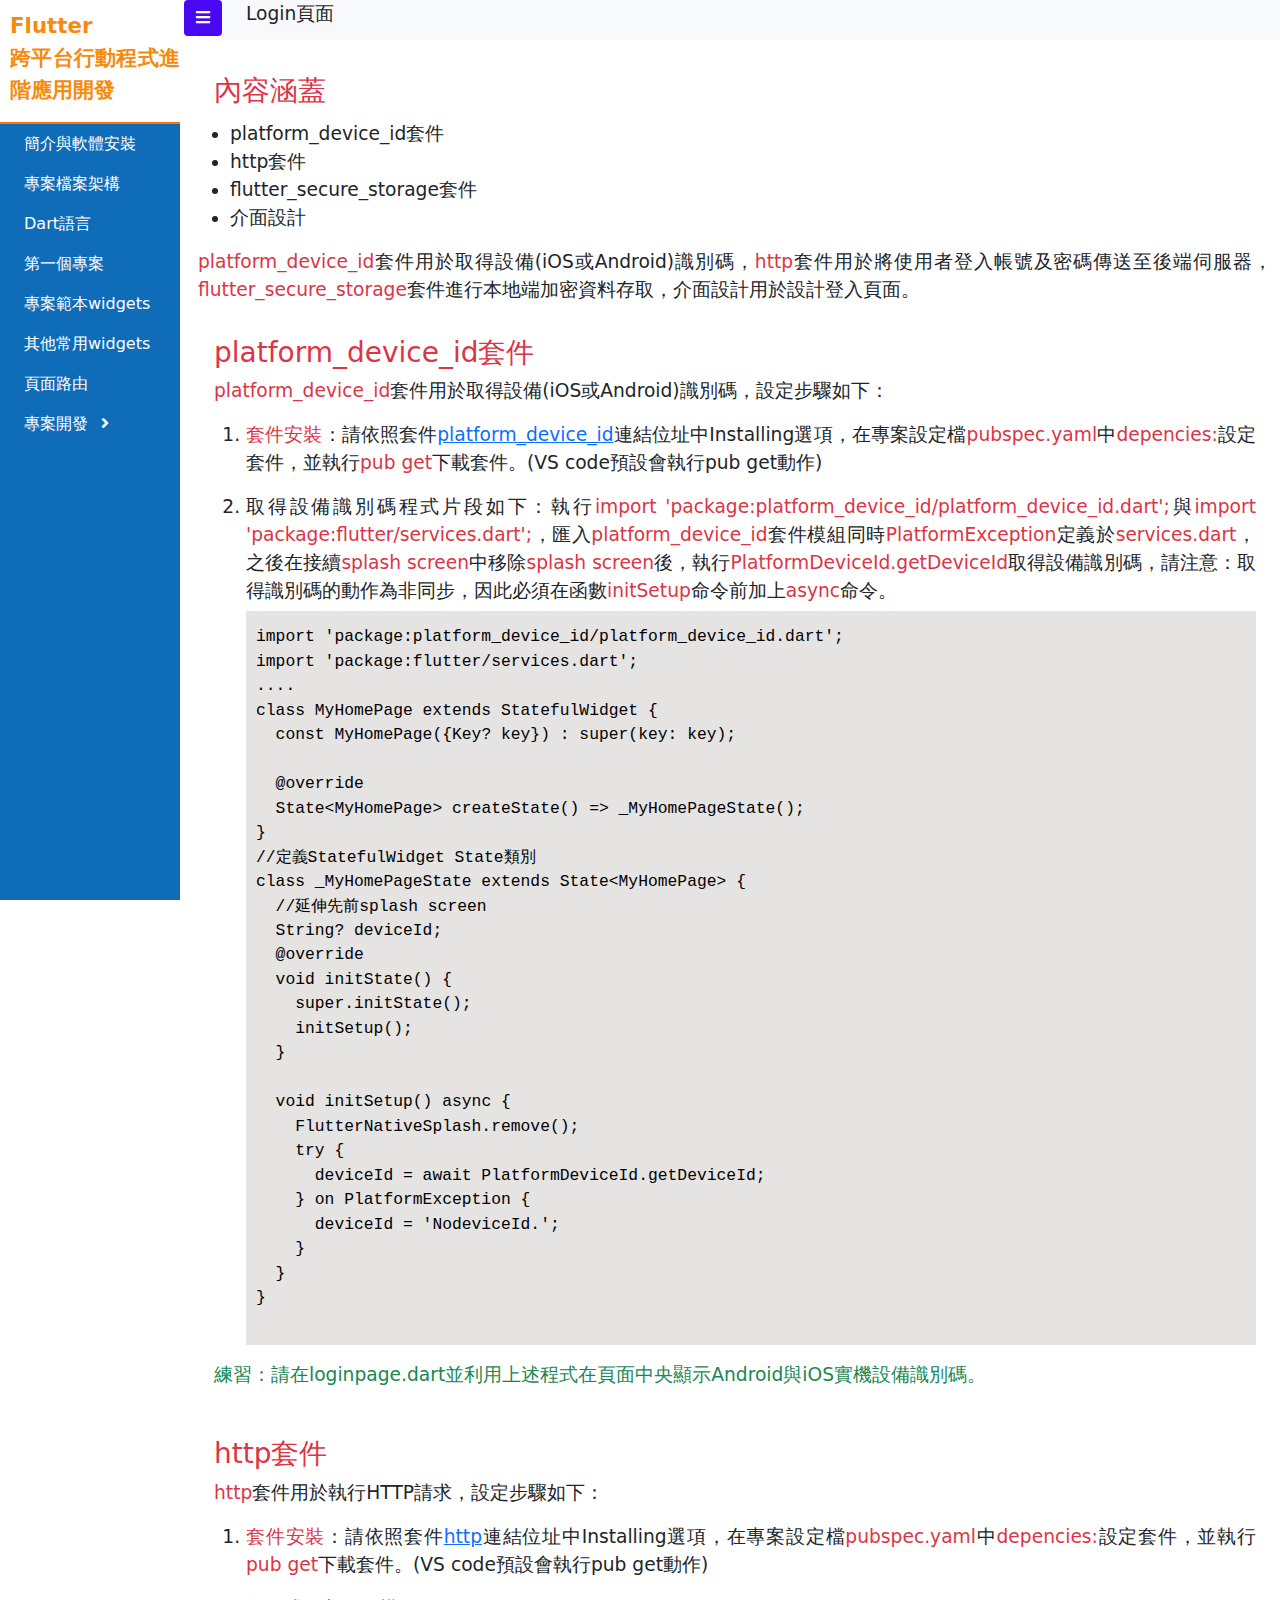
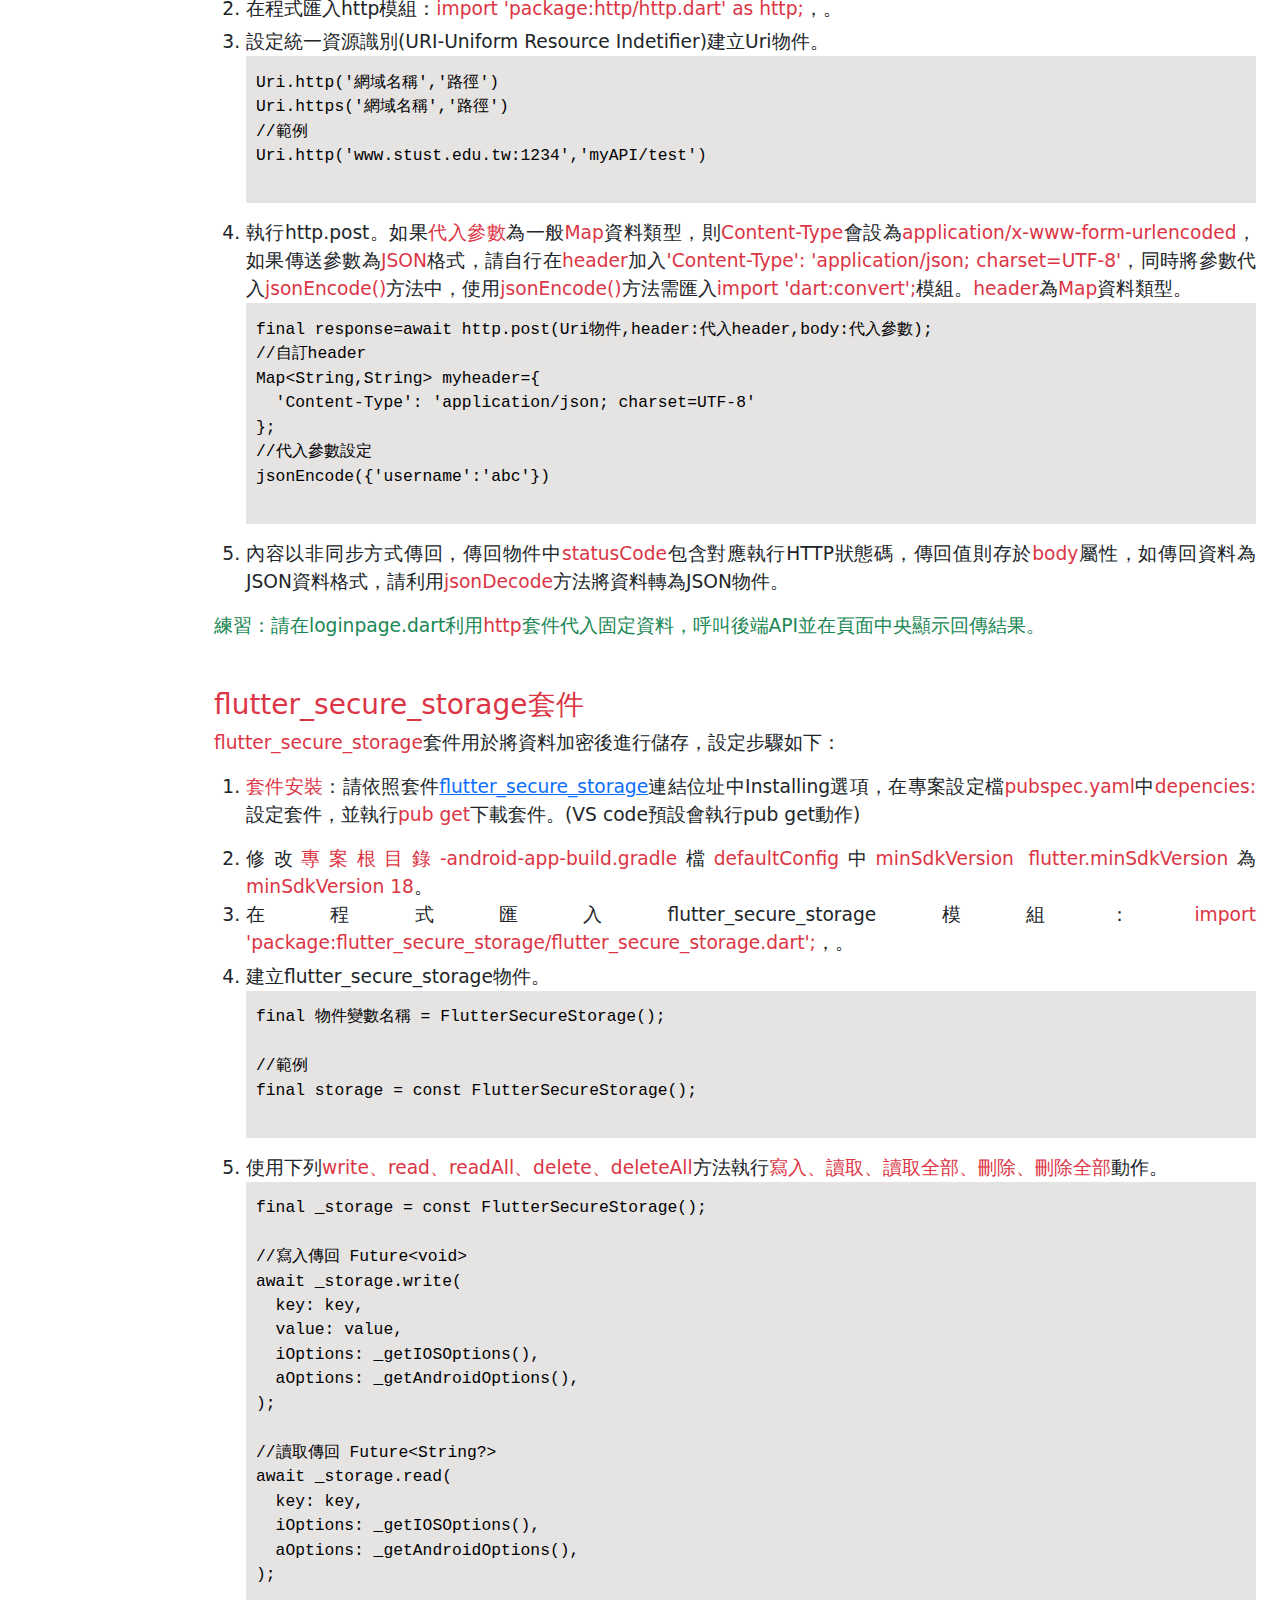
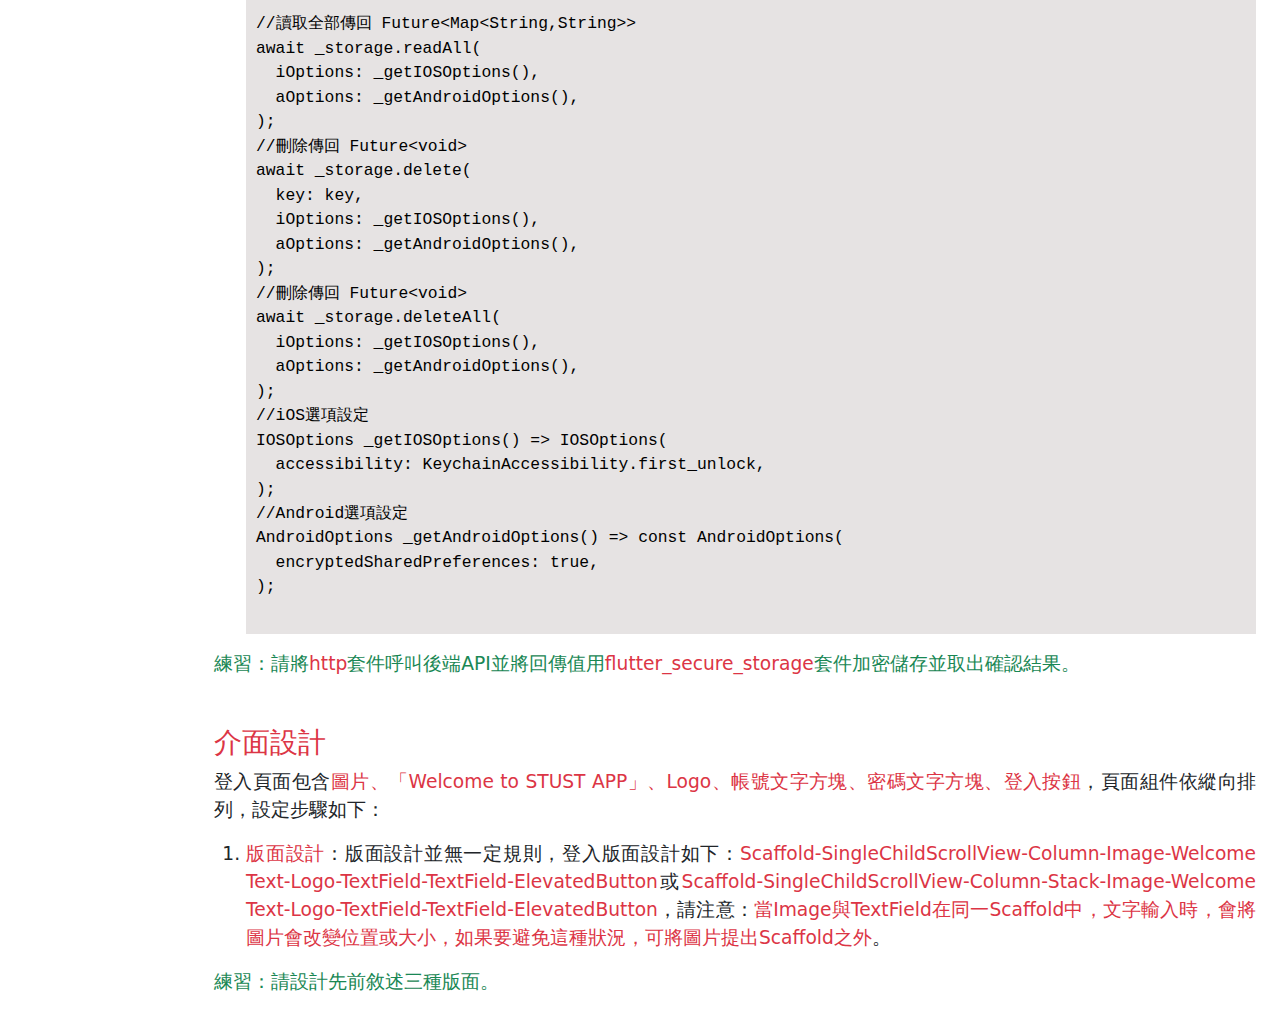
<file: project_4_login.html>
<!DOCTYPE html>
<html>
  <head>
    <meta charset="UTF-8" />
    <meta name="viewport" content="width=device-width, initial-scale=1.0" />
    <title>Flutter</title>
    <link href="css/bootstrap.min.css" rel="stylesheet"/>
    <link href="css/all.min.css" rel="stylesheet"/>
    <link rel="stylesheet" href="css/style.css" />
  </head>

  <body>

    <!-- Side-Nav -->
    <div class="side-navbar active-nav d-flex justify-content-between flex-wrap flex-column" id="sidebar">
      <ul class="nav flex-column text-white w-100">
        <li class="nav-item" style="background-color: #fff;padding-left:10px;padding-top:10px;border-bottom: rgb(255, 115, 0) 2px solid;font-size: 16pt;">
          <p style="color:rgb(248, 138, 11);font-weight: 700;">Flutter<br/>跨平台行動程式進階應用開發</p>
        </li>
        <li class="mx-2">
          <span class="menuitem"><a href="index.html" class="nav-link">簡介與軟體安裝</a></span>
        </li>
        <li class="mx-2">
          <span class="menuitem"><a class="nav-link" href="project_structire.html">專案檔案架構</a></span>
        </li>
        <li class="mx-2">
          <span class="menuitem"><a class="nav-link" href="dart.html">Dart語言</a></span>
        </li>
        <li class="mx-2">
          <span class="menuitem"><a class="nav-link" href="first_project.html">第一個專案</a></span>
        </li>
        <li class="mx-2">
          <span class="menuitem"><a class="nav-link" href="material_widgets_1.html">專案範本widgets</a></span>
        </li>        
        <li class="mx-2">
          <span class="menuitem"><a class="nav-link" href="material_widgets_2.html">其他常用widgets</a></span>
        </li>
        <li class="mx-2">
          <span class="menuitem"><a class="nav-link" href="navigator_route.html">頁面路由</a></span>
        </li>
        <li class="nav-item">
          <div class="nav-link" href="#topic2" class="nav-item" data-bs-toggle="collapse" aria-expanded="false" aria-controls="topic2">
            <span class="mx-2">專案開發</span>
            <i class="fas fa-angle-right"></i>
          </div>
          <div class="collapse" id="topic2">
            <ul>
              <li class="menuitem"><a class="nav-link" href="project_1_launchicon.html">Launch icons</a></li>
              <li class="menuitem"><a class="nav-link" href="project_2_splashscreen.html">Splash screen</a></li>
              <li class="menuitem"><a class="nav-link" href="project_3_checklogin.html">是否登入</a></li>
              <li class="menuitem"><a class="nav-link" href="project_4_login.html">Login頁面</a></li>
            </ul>
          </div>
        </li>
            
      </ul>
    </div>


    <!-- Main Wrapper -->
    <div class="p-2 my-container active-cont">
      <!-- Breadcrumb -->
      <div class="bg-light px-5" aria-label="breadcrumb" style="height:40px;position:fixed;width:100%;top:0;">
        <a class="btn border-0" id="menu-btn" style="position:fixed"><i class="fas fa-bars"></i></a>
        <ol class="breadcrumb">
          <li class="breadcrumb-item">Login頁面</li>
        </ol>
      </div>
      <!--End Top Nav -->

      <!-- main page -->
      <div style="margin-top:50px;">
        <h3 class="text-danger p-3">內容涵蓋</h3>
        <p class="px-3" style="margin-top:-20px;">
          <ul>
            <li>platform_device_id套件</li>
            <li>http套件</li>
            <li>flutter_secure_storage套件</li>
            <li>介面設計</li>
          </ul>
          <span class="text-danger">platform_device_id</span>套件用於取得設備(iOS或Android)識別碼，<span class="text-danger">http</span>套件用於將使用者登入帳號及密碼傳送至後端伺服器，<span class="text-danger">flutter_secure_storage</span>套件進行本地端加密資料存取，介面設計用於設計登入頁面。
        </p>
        
        <div class="p-3">
          <h3 class="text-danger">platform_device_id套件</h3>
          <p>
            <span class="text-danger">platform_device_id</span>套件用於取得設備(iOS或Android)識別碼，設定步驟如下：
          </p>
          <ol>
            <li style="margin-bottom:0.5ex;">
              <p>
              <span class="text-danger">套件安裝</span>：請依照套件<a href="https://pub.dev/packages/platform_device_id" target="_blank">platform_device_id</a>連結位址中Installing選項，在專案設定檔<span class="text-danger">pubspec.yaml</span>中<span class="text-danger">depencies:</span>設定套件，並執行<span class="text-danger">pub get</span>下載套件。(VS code預設會執行pub get動作)
            </p>
            </li>
            <li style="margin-bottom:0.5ex;">
              取得設備識別碼程式片段如下：執行<span class="text-danger">import 'package:platform_device_id/platform_device_id.dart';</span>與<span class="text-danger">import 'package:flutter/services.dart';</span>，匯入<span class="text-danger">platform_device_id</span>套件模組同時<span class="text-danger">PlatformException</span>定義於<span class="text-danger">services.dart</span>，之後在接續<span class="text-danger">splash screen</span>中移除<span class="text-danger">splash screen</span>後，執行<span class="text-danger">PlatformDeviceId.getDeviceId</span>取得設備識別碼，請注意：取得識別碼的動作為非同步，因此必須在函數<span class="text-danger">initSetup</span>命令前加上<span class="text-danger">async</span>命令。
            </li>
            <pre><code>
import 'package:platform_device_id/platform_device_id.dart';
import 'package:flutter/services.dart';
....
class MyHomePage extends StatefulWidget {
  const MyHomePage({Key? key}) : super(key: key);

  @override
  State&lt;MyHomePage&gt; createState() => _MyHomePageState();
}
//定義StatefulWidget State類別
class _MyHomePageState extends State&lt;MyHomePage&gt; {
  //延伸先前splash screen
  String? deviceId;
  @override
  void initState() {
    super.initState();
    initSetup();
  }

  void initSetup() async {
    FlutterNativeSplash.remove();
    try {
      deviceId = await PlatformDeviceId.getDeviceId;
    } on PlatformException {
      deviceId = 'NodeviceId.';
    }
  }
}
            </code></pre>
            
          </ol>
          <p class="text-success">練習：請在loginpage.dart並利用上述程式在頁面中央顯示Android與iOS實機設備識別碼。</p>
        </div>
        <div class="p-3">
          <h3 class="text-danger">http套件</h3>
          <p>
            <span class="text-danger">http</span>套件用於執行HTTP請求，設定步驟如下：
          </p>
          <ol>
            <li style="margin-bottom:0.5ex;">
              <p>
              <span class="text-danger">套件安裝</span>：請依照套件<a href="https://pub.dev/packages/http" target="_blank">http</a>連結位址中Installing選項，在專案設定檔<span class="text-danger">pubspec.yaml</span>中<span class="text-danger">depencies:</span>設定套件，並執行<span class="text-danger">pub get</span>下載套件。(VS code預設會執行pub get動作)
            </p>
            </li>
            <li style="margin-bottom:0.5ex;">
              在程式匯入http模組：<span class="text-danger">import 'package:http/http.dart' as http;</span>，。
            </li>
            <li>
              設定統一資源識別(URI-Uniform Resource Indetifier)建立Uri物件。
              <pre><code>
Uri.http('網域名稱','路徑')
Uri.https('網域名稱','路徑')
//範例
Uri.http('www.stust.edu.tw:1234','myAPI/test')
              </code></pre>
            </li>
            <li>
              執行http.post。如果<span class="text-danger">代入參數</span>為一般<span class="text-danger">Map</span>資料類型，則<span class="text-danger">Content-Type</span>會設為<span class="text-danger">application/x-www-form-urlencoded</span>，如果傳送參數為<span class="text-danger">JSON</span>格式，請自行在<span class="text-danger">header</span>加入<span class="text-danger">'Content-Type': 'application/json; charset=UTF-8'</span>，同時將參數代入<span class="text-danger">jsonEncode()</span>方法中，使用<span class="text-danger">jsonEncode()</span>方法需匯入<span class="text-danger">import 'dart:convert';</span>模組。<span class="text-danger">header</span>為<span class="text-danger">Map</span>資料類型。
              <pre><code>
final response=await http.post(Uri物件,header:代入header,body:代入參數);
//自訂header
Map&lt;String,String&gt; myheader={
  'Content-Type': 'application/json; charset=UTF-8'
};
//代入參數設定
jsonEncode({'username':'abc'})
              </code></pre>
            </li>
            <li>
              內容以非同步方式傳回，傳回物件中<span class="text-danger">statusCode</span>包含對應執行HTTP狀態碼，傳回值則存於<span class="text-danger">body</span>屬性，如傳回資料為JSON資料格式，請利用<span class="text-danger">jsonDecode</span>方法將資料轉為JSON物件。
            </li>           
          </ol>
          <p class="text-success">練習：請在loginpage.dart利用<span class="text-danger">http</span>套件代入固定資料，呼叫後端API並在頁面中央顯示回傳結果。</p>                   
        </div>
        <div class="p-3">
          <h3 class="text-danger">flutter_secure_storage套件</h3>
          <p>
            <span class="text-danger">flutter_secure_storage</span>套件用於將資料加密後進行儲存，設定步驟如下：
          </p>
          <ol>
            <li style="margin-bottom:0.5ex;">
              <p>
              <span class="text-danger">套件安裝</span>：請依照套件<a href="https://pub.dev/packages/flutter_secure_storage" target="_blank">flutter_secure_storage</a>連結位址中Installing選項，在專案設定檔<span class="text-danger">pubspec.yaml</span>中<span class="text-danger">depencies:</span>設定套件，並執行<span class="text-danger">pub get</span>下載套件。(VS code預設會執行pub get動作)
            </p>
            </li>
            <li>
              修改<span class="text-danger">專案根目錄-android-app-build.gradle</span>檔<span class="text-danger">defaultConfig</span>中<span class="text-danger">minSdkVersion flutter.minSdkVersion</span>為<span class="text-danger">minSdkVersion 18</span>。
            </li>
            <li style="margin-bottom:0.5ex;">
              在程式匯入flutter_secure_storage模組：<span class="text-danger">import 'package:flutter_secure_storage/flutter_secure_storage.dart';</span>，。
            </li>
            <li>
              建立flutter_secure_storage物件。
              <pre><code>
final 物件變數名稱 = FlutterSecureStorage();

//範例
final storage = const FlutterSecureStorage();
              </code></pre>
            </li>
            <li>
              使用下列<span class="text-danger">write、read、readAll、delete、deleteAll</span>方法執行<span class="text-danger">寫入、讀取、讀取全部、刪除、刪除全部</span>動作。
              <pre><code>
final _storage = const FlutterSecureStorage();

//寫入傳回 Future&lt;void&gt;
await _storage.write(
  key: key,
  value: value,
  iOptions: _getIOSOptions(),
  aOptions: _getAndroidOptions(),
);

//讀取傳回 Future&lt;String?&gt;
await _storage.read(
  key: key,
  iOptions: _getIOSOptions(),
  aOptions: _getAndroidOptions(),
);

//讀取全部傳回 Future&lt;Map&lt;String,String&gt;&gt;
await _storage.readAll(
  iOptions: _getIOSOptions(),
  aOptions: _getAndroidOptions(),
);
//刪除傳回 Future&lt;void&gt;
await _storage.delete(
  key: key,
  iOptions: _getIOSOptions(),
  aOptions: _getAndroidOptions(),
);
//刪除傳回 Future&lt;void&gt;
await _storage.deleteAll(
  iOptions: _getIOSOptions(),
  aOptions: _getAndroidOptions(),
);
//iOS選項設定
IOSOptions _getIOSOptions() => IOSOptions(
  accessibility: KeychainAccessibility.first_unlock,
);
//Android選項設定
AndroidOptions _getAndroidOptions() => const AndroidOptions(
  encryptedSharedPreferences: true,
);
              </code></pre>
            </li>         
          </ol>
          <p class="text-success">練習：請將<span class="text-danger">http</span>套件呼叫後端API並將回傳值用<span class="text-danger">flutter_secure_storage</span>套件加密儲存並取出確認結果。</p>                   
        </div>
        <div class="p-3">
          <h3 class="text-danger">介面設計</h3>
          <p>
            登入頁面包含<span class="text-danger">圖片、「Welcome to STUST APP」、Logo、帳號文字方塊、密碼文字方塊、登入按鈕</span>，頁面組件依縱向排列，設定步驟如下：
          </p>
          <ol>
            <li style="margin-bottom:0.5ex;">
              <span class="text-danger">版面設計</span>：版面設計並無一定規則，登入版面設計如下：<span class="text-danger">Scaffold-SingleChildScrollView-Column-Image-Welcome Text-Logo-TextField-TextField-ElevatedButton</span>或<span class="text-danger">Scaffold-SingleChildScrollView-Column-Stack-Image-Welcome Text-Logo-TextField-TextField-ElevatedButton</span>，請注意：<span class="text-danger">當Image與TextField在同一Scaffold中，文字輸入時，會將圖片會改變位置或大小，如果要避免這種狀況，可將圖片提出Scaffold之外</span>。
            </li>        
          </ol>
          <p class="text-success">練習：請設計先前敘述三種版面。</p>                   
        </div>
        
        

      </div>
    </div>

    <!-- bootstrap js -->
    <script src="js/popper.min.js"></script>
    <script src="js/bootstrap.bundle.min.js"></script>  
    
    <!-- custom js -->
    <script>
      var menu_btn = document.querySelector("#menu-btn");
      var sidebar = document.querySelector("#sidebar");
      var container = document.querySelector(".my-container");
      menu_btn.addEventListener("click", () => {
        sidebar.classList.toggle("active-nav");
        container.classList.toggle("active-cont");
      });
    </script>
  </body>
</html>
</file>
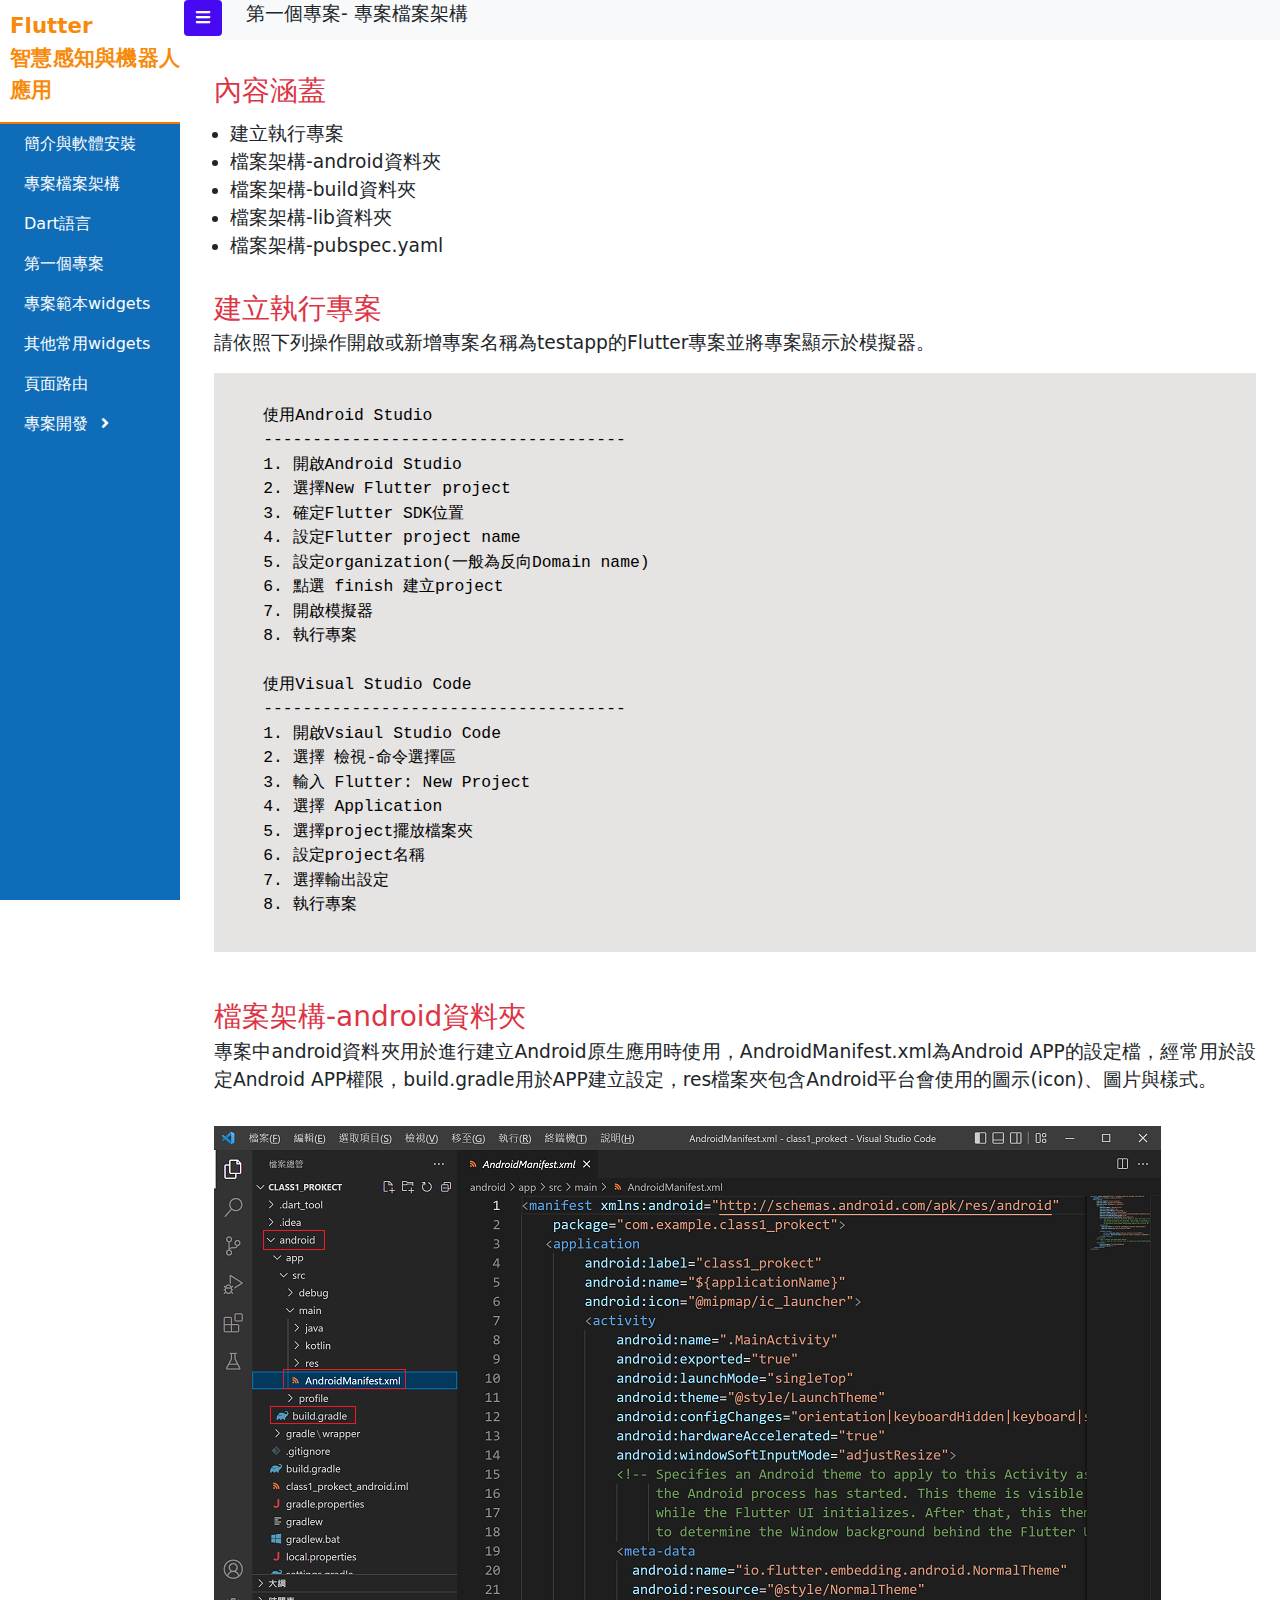
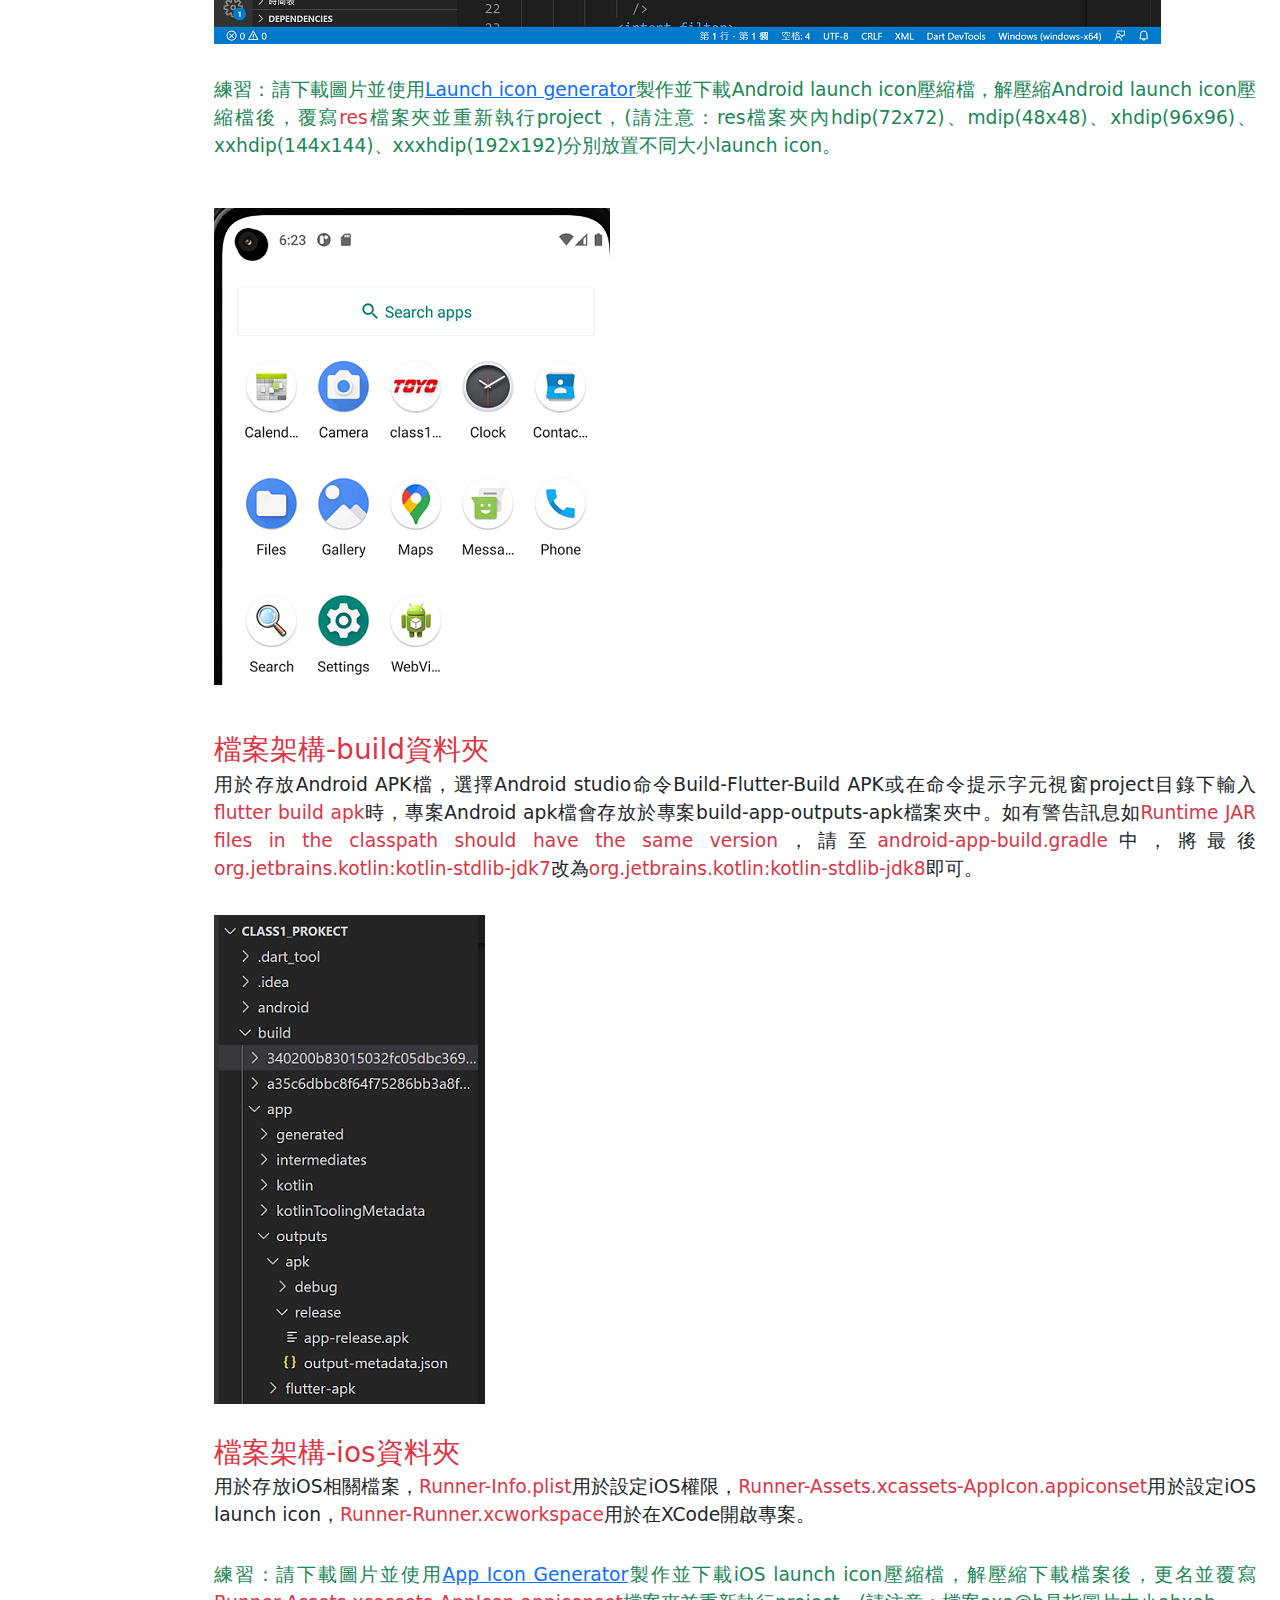
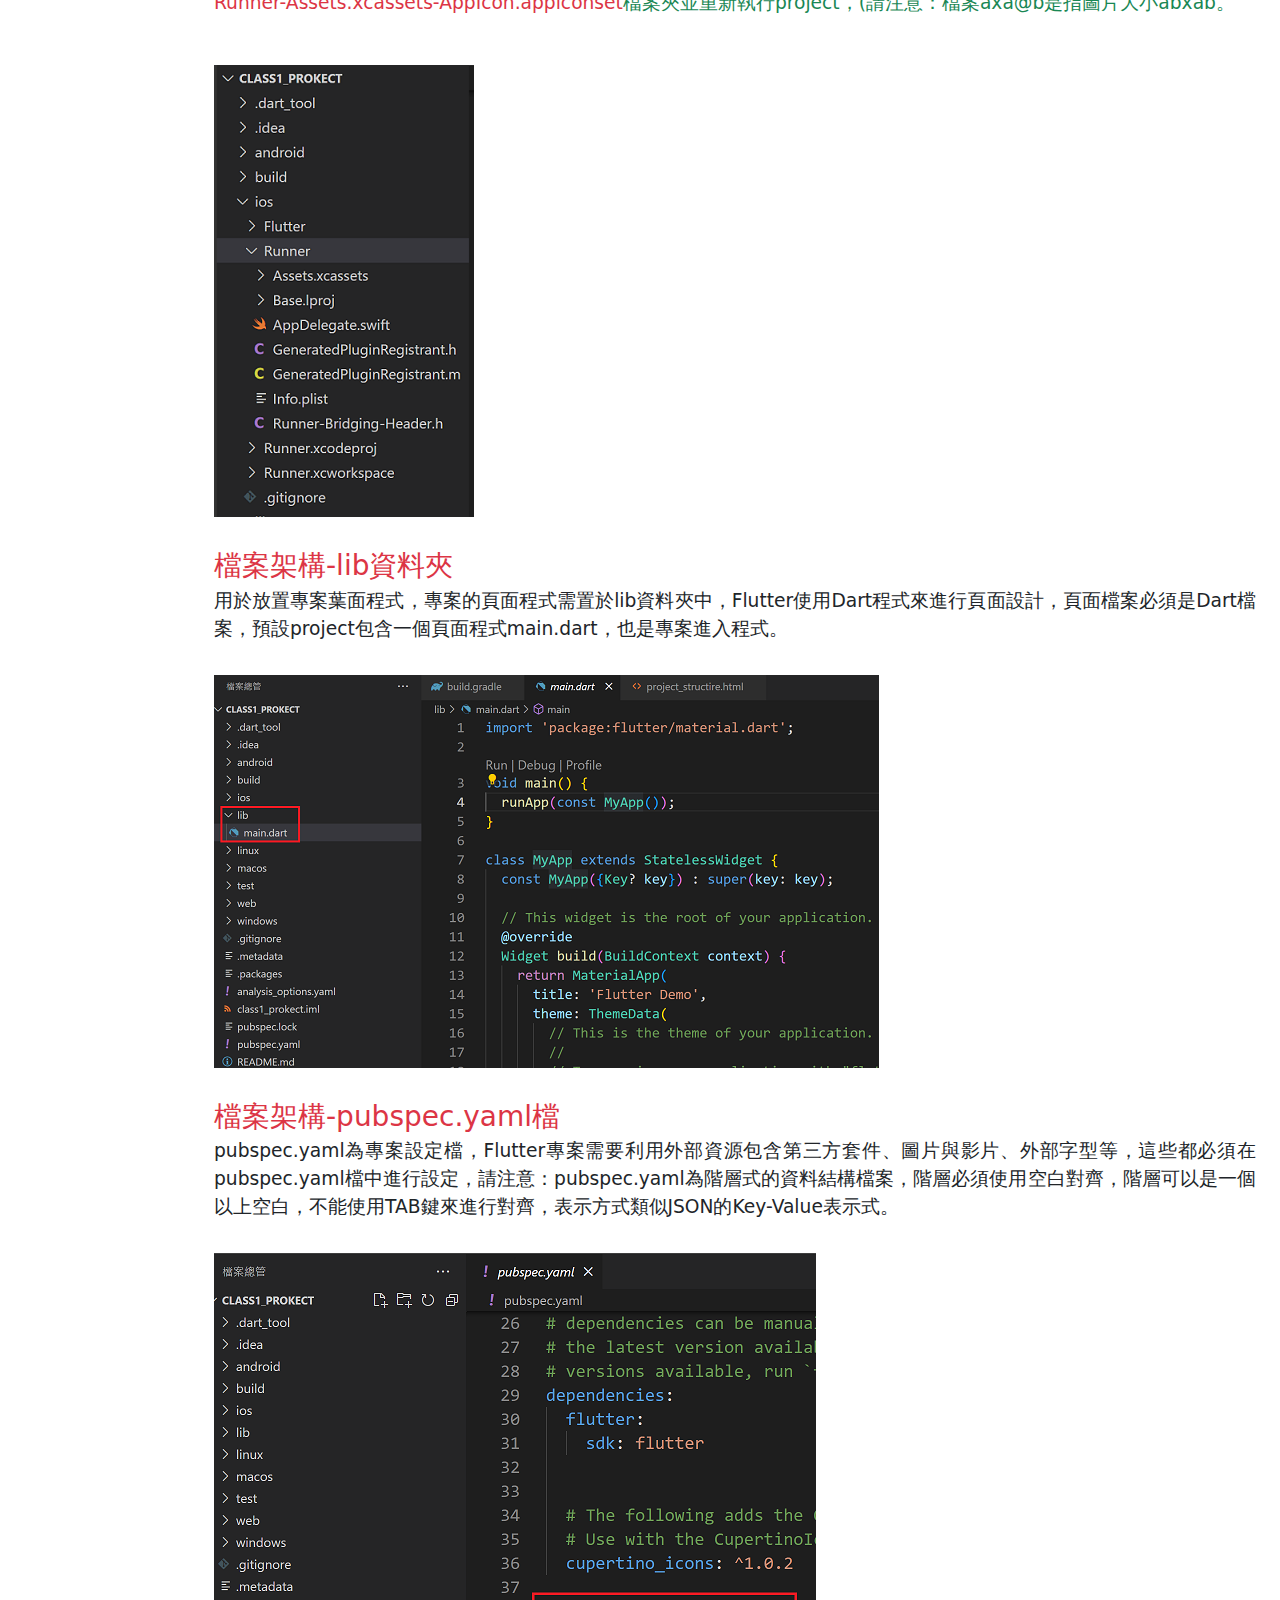
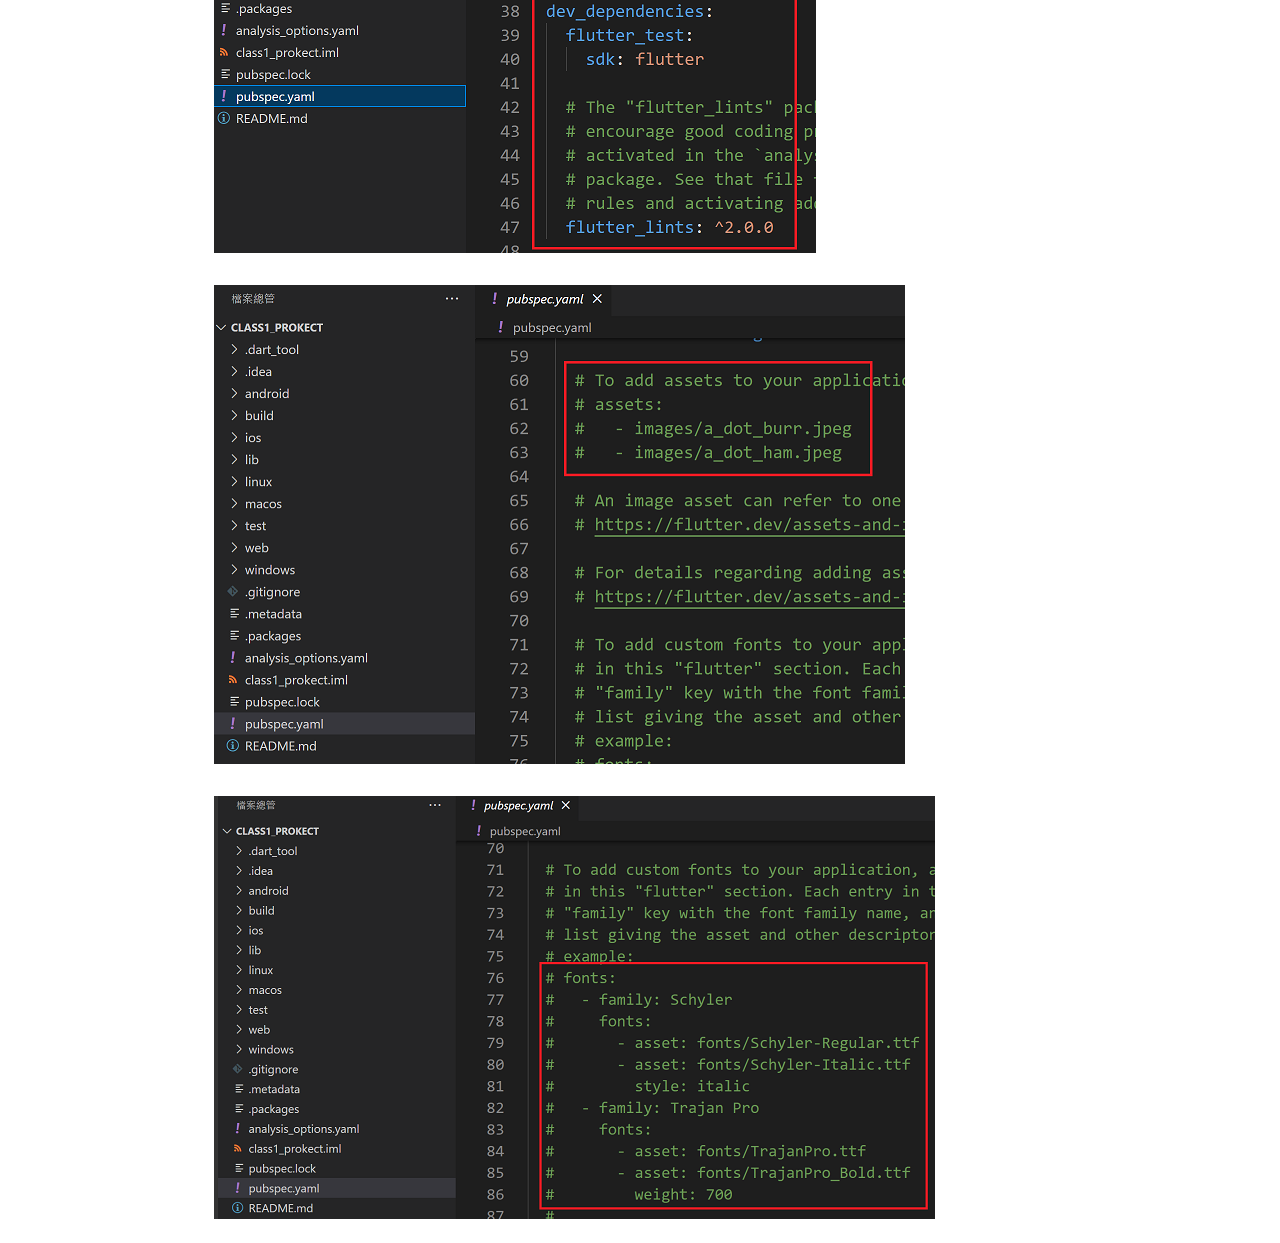
<file: project_structire.html>
<!DOCTYPE html>
<html>
  <head>
    <meta charset="UTF-8" />
    <meta name="viewport" content="width=device-width, initial-scale=1.0" />
    <title>Flutter</title>
    <link href="css/bootstrap.min.css" rel="stylesheet"/>
    <link href="css/all.min.css" rel="stylesheet"/>
    <link rel="stylesheet" href="css/style.css" />
  </head>

  <body>

    <!-- Side-Nav -->
    <div class="side-navbar active-nav d-flex justify-content-between flex-wrap flex-column" id="sidebar">
      <ul class="nav flex-column text-white w-100">
        <li class="nav-item" style="background-color: #fff;padding-left:10px;padding-top:10px;border-bottom: rgb(255, 115, 0) 2px solid;font-size: 16pt;">
          <p style="color:rgb(248, 138, 11);font-weight: 700;">Flutter<br/>智慧感知與機器人應用</p>
        </li>
        <li class="mx-2">
          <span class="menuitem"><a href="index.html" class="nav-link">簡介與軟體安裝</a></span>
        </li>
        <li class="mx-2">
          <span class="menuitem"><a class="nav-link" href="project_structire.html">專案檔案架構</a></span>
        </li>
        <li class="mx-2">
          <span class="menuitem"><a class="nav-link" href="dart.html">Dart語言</a></span>
        </li>
        <li class="mx-2">
          <span class="menuitem"><a class="nav-link" href="first_project.html">第一個專案</a></span>
        </li>
        <li class="mx-2">
          <span class="menuitem"><a class="nav-link" href="material_widgets_1.html">專案範本widgets</a></span>
        </li>        
        <li class="mx-2">
          <span class="menuitem"><a class="nav-link" href="material_widgets_2.html">其他常用widgets</a></span>
        </li>
        <li class="mx-2">
          <span class="menuitem"><a class="nav-link" href="navigator_route.html">頁面路由</a></span>
        </li>
        <li class="nav-item">
          <div class="nav-link" href="#topic2" class="nav-item" data-bs-toggle="collapse" aria-expanded="false" aria-controls="topic2">
            <span class="mx-2">專案開發</span>
            <i class="fas fa-angle-right"></i>
          </div>
          <div class="collapse" id="topic2">
            <ul>
              <li class="menuitem"><a class="nav-link" href="project_1_launchicon.html">Launch icons</a></li>
              <li class="menuitem"><a class="nav-link" href="project_2_splashscreen.html">Splash screen</a></li>
              <li class="menuitem"><a class="nav-link" href="project_3_checklogin.html">是否登入</a></li>
              <li class="menuitem"><a class="nav-link" href="project_4_login.html">Login頁面</a></li>
            </ul>
          </div>
        </li>
            
      </ul>
    </div>


    <!-- Main Wrapper -->
    <div class="p-2 my-container active-cont">
      <!-- Breadcrumb -->
      <div class="bg-light px-5" aria-label="breadcrumb" style="height:40px;position:fixed;width:100%;top:0;">
        <a class="btn border-0" id="menu-btn" style="position:fixed"><i class="fas fa-bars"></i></a>
        <ol class="breadcrumb">
          <li class="breadcrumb-item">第一個專案- 專案檔案架構</li>
        </ol>
      </div>
      <!--End Top Nav -->

      <!-- main page -->
      <div style="margin-top:50px;">
        <h3 class="text-danger p-3">內容涵蓋</h3>
        <p class="px-3" style="margin-top:-20px;">
          <ul>
            <li>建立執行專案</li>
            <li>檔案架構-android資料夾</li>
            <li>檔案架構-build資料夾</li>
            <li>檔案架構-lib資料夾</li>
            <li>檔案架構-pubspec.yaml</li>
          </ul>
        </p>
        <h3 class="text-danger p-3">建立執行專案</h3>
        <p class="px-3" style="margin-top:-20px;">
          請依照下列操作開啟或新增專案名稱為testapp的Flutter專案並將專案顯示於模擬器。
        </p>
        <pre class="p-3"><code>
    使用Android Studio
    -------------------------------------
    1. 開啟Android Studio
    2. 選擇New Flutter project
    3. 確定Flutter SDK位置
    4. 設定Flutter project name
    5. 設定organization(一般為反向Domain name)
    6. 點選 finish 建立project
    7. 開啟模擬器
    8. 執行專案

    使用Visual Studio Code
    -------------------------------------
    1. 開啟Vsiaul Studio Code
    2. 選擇 檢視-命令選擇區
    3. 輸入 Flutter: New Project
    4. 選擇 Application
    5. 選擇project擺放檔案夾
    6. 設定project名稱
    7. 選擇輸出設定
    8. 執行專案
        </code></pre>

        <h3 class="text-danger p-3">檔案架構-android資料夾</h3>
        <p class="px-3" style="margin-top:-20px;">
          專案中android資料夾用於進行建立Android原生應用時使用，AndroidManifest.xml為Android APP的設定檔，經常用於設定Android APP權限，build.gradle用於APP建立設定，res檔案夾包含Android平台會使用的圖示(icon)、圖片與樣式</a>。
        </p>
        <img src="imgs/project_structure/structure_1.png" class="p-3"/>
        <p class="text-success p-3">練習：請下載圖片並使用<a href="https://romannurik.github.io/AndroidAssetStudio/icons-launcher.html" target="_blank">Launch icon generator</a>製作並下載Android launch icon壓縮檔，解壓縮Android launch icon壓縮檔後，覆寫<span class="text-danger">res</span>檔案夾並重新執行project，(請注意：res檔案夾內hdip(72x72)、mdip(48x48)、xhdip(96x96)、xxhdip(144x144)、xxxhdip(192x192)分別放置不同大小launch icon。</p>
        <p>
          <img src="imgs/project_structure/structure_2.png" class="p-3"/>
        </p>
        <h3 class="text-danger p-3">檔案架構-build資料夾</h3>
        <p class="px-3" style="margin-top:-20px;">
          用於存放Android APK檔，選擇Android studio命令Build-Flutter-Build APK或在命令提示字元視窗project目錄下輸入<span class="text-danger">flutter build apk</span>時，專案Android apk檔會存放於專案build-app-outputs-apk檔案夾中。如有警告訊息如<span class="text-danger">Runtime JAR files in the classpath should have the same version</span>，請至<span class="text-danger">android-app-build.gradle</span>中，將最後<span class="text-danger">org.jetbrains.kotlin:kotlin-stdlib-jdk7</span>改為<span class="text-danger">org.jetbrains.kotlin:kotlin-stdlib-jdk8</span>即可。
        </p>
        <img src="imgs/project_structure/structure_3.png" class="p-3"/>
        <h3 class="text-danger p-3">檔案架構-ios資料夾</h3>
        <p class="px-3" style="margin-top:-20px;">
          用於存放iOS相關檔案，<span class="text-danger">Runner-Info.plist</span>用於設定iOS權限，<span class="text-danger">Runner-Assets.xcassets-AppIcon.appiconset</span>用於設定iOS launch icon，<span class="text-danger">Runner-Runner.xcworkspace</span>用於在XCode開啟專案。
        </p>
        <p class="text-success p-3">練習：請下載圖片並使用<a href="https://appicon.co/" target="_blank">App Icon Generator</a>製作並下載iOS launch icon壓縮檔，解壓縮下載檔案後，更名並覆寫<span class="text-danger">Runner-Assets.xcassets-AppIcon.appiconset</span>檔案夾並重新執行project，(請注意：檔案axa@b是指圖片大小abxab。</p>
        <img src="imgs/project_structure/structure_4.png" class="p-3"/>

        <h3 class="text-danger p-3">檔案架構-lib資料夾</h3>
        <p class="px-3" style="margin-top:-20px;">
          用於放置專案葉面程式，專案的頁面程式需置於lib資料夾中，Flutter使用Dart程式來進行頁面設計，頁面檔案必須是Dart檔案，預設project包含一個頁面程式main.dart，也是專案進入程式。
        </p>
        <img src="imgs/project_structure/structure_5.png" class="p-3"/>

        <h3 class="text-danger p-3">檔案架構-pubspec.yaml檔</h3>
        <p class="px-3" style="margin-top:-20px;">
          pubspec.yaml為專案設定檔，Flutter專案需要利用外部資源包含第三方套件、圖片與影片、外部字型等，這些都必須在pubspec.yaml檔中進行設定，請注意：pubspec.yaml為階層式的資料結構檔案，階層必須使用空白對齊，階層可以是一個以上空白，不能使用TAB鍵來進行對齊，表示方式類似JSON的Key-Value表示式。
        </p>
        <img src="imgs/project_structure/structure_6.png" class="p-3"/><br/>
        <img src="imgs/project_structure/structure_7.png" class="p-3"/><br/>
        <img src="imgs/project_structure/structure_8.png" class="p-3"/>
      </div>
    </div>

    <!-- bootstrap js -->
    <script src="js/popper.min.js"></script>
    <script src="js/bootstrap.bundle.min.js"></script>  
    
    <!-- custom js -->
    <script>
      var menu_btn = document.querySelector("#menu-btn");
      var sidebar = document.querySelector("#sidebar");
      var container = document.querySelector(".my-container");
      menu_btn.addEventListener("click", () => {
        sidebar.classList.toggle("active-nav");
        container.classList.toggle("active-cont");
      });
    </script>
  </body>
</html>
</file>
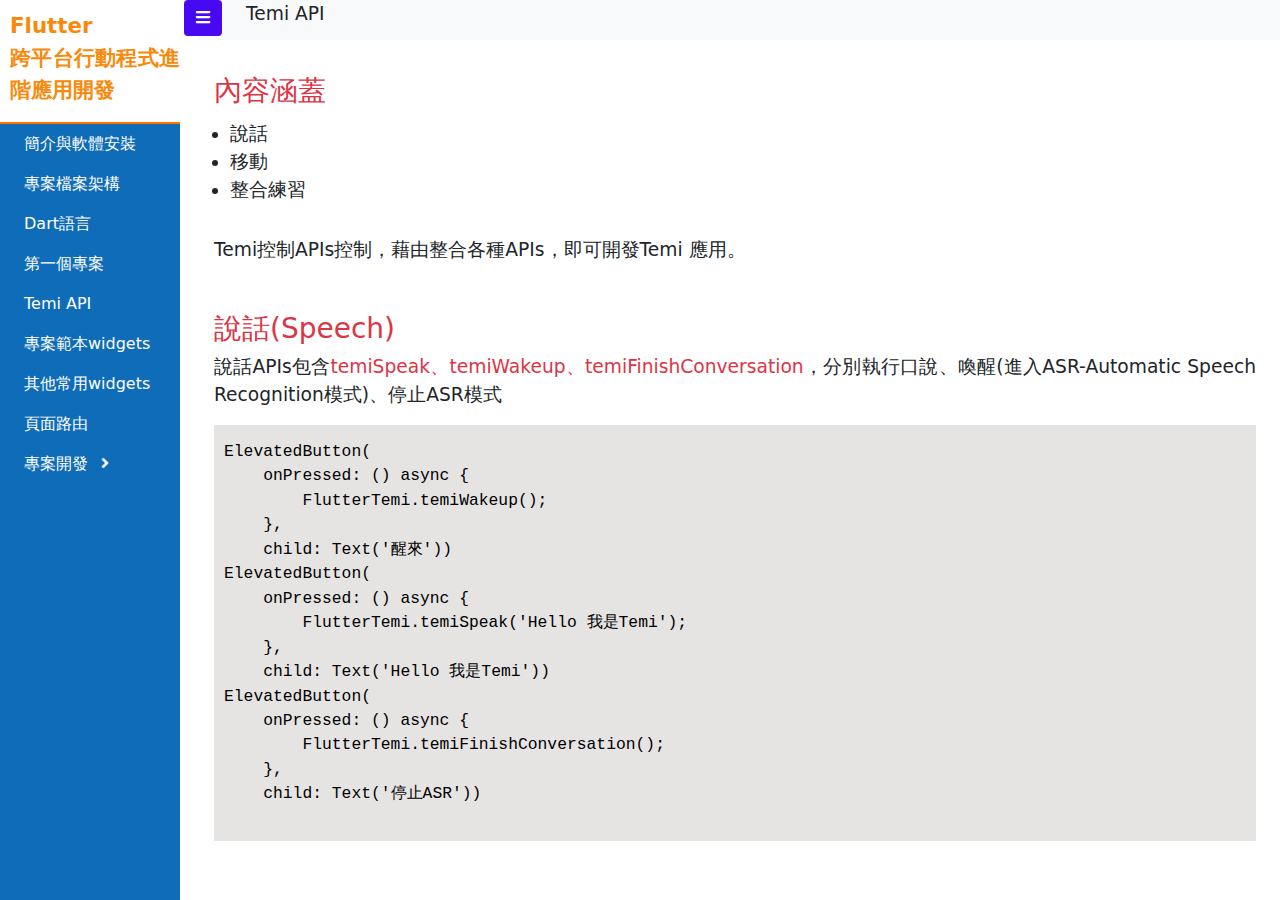
<file: temiapi.html>
<!DOCTYPE html>
<html>
  <head>
    <meta charset="UTF-8" />
    <meta name="viewport" content="width=device-width, initial-scale=1.0" />
    <title>Flutter</title>
    <link href="css/bootstrap.min.css" rel="stylesheet"/>
    <link href="css/all.min.css" rel="stylesheet"/>
    <link rel="stylesheet" href="css/style.css" />
  </head>

  <body>

    <!-- Side-Nav -->
    <div class="side-navbar active-nav d-flex justify-content-between flex-wrap flex-column" id="sidebar">
      <ul class="nav flex-column text-white w-100">
        <li class="nav-item" style="background-color: #fff;padding-left:10px;padding-top:10px;border-bottom: rgb(255, 115, 0) 2px solid;font-size: 16pt;">
          <p style="color:rgb(248, 138, 11);font-weight: 700;">Flutter<br/>跨平台行動程式進階應用開發</p>
        </li>
        <li class="mx-2">
          <span class="menuitem"><a href="index.html" class="nav-link">簡介與軟體安裝</a></span>
        </li>
        <li class="mx-2">
          <span class="menuitem"><a class="nav-link" href="project_structire.html">專案檔案架構</a></span>
        </li>
        <li class="mx-2">
          <span class="menuitem"><a class="nav-link" href="dart.html">Dart語言</a></span>
        </li>
        <li class="mx-2">
          <span class="menuitem"><a class="nav-link" href="first_project.html">第一個專案</a></span>
        </li>
        <li class="mx-2">
            <span class="menuitem"><a class="nav-link" href="temiapi.html">Temi API</a></span>
          </li>
        <li class="mx-2">
          <span class="menuitem"><a class="nav-link" href="material_widgets_1.html">專案範本widgets</a></span>
        </li>        
        <li class="mx-2">
          <span class="menuitem"><a class="nav-link" href="material_widgets_2.html">其他常用widgets</a></span>
        </li>
        <li class="mx-2">
          <span class="menuitem"><a class="nav-link" href="navigator_route.html">頁面路由</a></span>
        </li>
        <li class="nav-item">
          <div class="nav-link" href="#topic2" class="nav-item" data-bs-toggle="collapse" aria-expanded="false" aria-controls="topic2">
            <span class="mx-2">專案開發</span>
            <i class="fas fa-angle-right"></i>
          </div>
          <div class="collapse" id="topic2">
            <ul>
              <li class="menuitem"><a class="nav-link" href="project_1_launchicon.html">Launch icons</a></li>
              <li class="menuitem"><a class="nav-link" href="project_2_splashscreen.html">Splash screen</a></li>
              <li class="menuitem"><a class="nav-link" href="project_3_checklogin.html">是否登入</a></li>
              <li class="menuitem"><a class="nav-link" href="project_4_login.html">Login頁面</a></li>
            </ul>
          </div>
        </li>
            
      </ul>
    </div>


    <!-- Main Wrapper -->
    <div class="p-2 my-container active-cont">
      <!-- Breadcrumb -->
      <div class="bg-light px-5" aria-label="breadcrumb" style="height:40px;position:fixed;width:100%;top:0;">
        <a class="btn border-0" id="menu-btn" style="position:fixed"><i class="fas fa-bars"></i></a>
        <ol class="breadcrumb">
          <li class="breadcrumb-item">Temi API</li>
        </ol>
      </div>
      <!--End Top Nav -->

      <!-- main page -->
      <div style="margin-top:50px;">
        <h3 class="text-danger p-3">內容涵蓋</h3>
        <p class="px-3" style="margin-top:-20px;">
          <ul>            
            <li>說話</li>
            <li>移動</li>
            <li>整合練習</li>
          </ul>
        </p>
        <p class="p-3">
          Temi控制APIs控制，藉由整合各種APIs，即可開發Temi 應用。
        </p>
        
        <div class="p-3">
          <h3 class="text-danger">說話(Speech)</h3>
          <p>
            說話APIs包含<span class='text-danger'>temiSpeak、temiWakeup、temiFinishConversation</span>，分別執行口說、喚醒(進入ASR-Automatic Speech Recognition模式)、停止ASR模式
          </p>
          <pre><code>
ElevatedButton(
    onPressed: () async {
        FlutterTemi.temiWakeup();
    },
    child: Text('醒來'))
ElevatedButton(
    onPressed: () async {
        FlutterTemi.temiSpeak('Hello 我是Temi');
    },
    child: Text('Hello 我是Temi'))
ElevatedButton(
    onPressed: () async {
        FlutterTemi.temiFinishConversation();
    },
    child: Text('停止ASR'))
          </code></pre>
          

        </div>


      </div>
    </div>

    <!-- bootstrap js -->
    <script src="js/popper.min.js"></script>
    <script src="js/bootstrap.bundle.min.js"></script>  
    
    <!-- custom js -->
    <script>
      var menu_btn = document.querySelector("#menu-btn");
      var sidebar = document.querySelector("#sidebar");
      var container = document.querySelector(".my-container");
      menu_btn.addEventListener("click", () => {
        sidebar.classList.toggle("active-nav");
        container.classList.toggle("active-cont");
      });
    </script>
  </body>
</html>
</file>
<file: css/style.css>
* {
  margin: 0;
  padding: 0;
  box-sizing: border-box;
}

body {
  min-height: 100vh;
  background-color: #fff;
  font-size: 14pt;
  text-align: justify;
}
pre code {
  color:#000;
  display: block;
  background-color:rgb(230, 227, 227);
  white-space: pre-wrap;
  -webkit-overflow-scrolling: touch;
  overflow-x: scroll;
  max-width: 100%;
  min-width: 100px;
  padding: 10px;
  margin-top:-20px;
}



.nav-link {
  color:#fff;
  font-size: 12pt;
}
.side-navbar {
  width: 180px;
  height: 100%;
  position: fixed;
  margin-left: -300px;
  background-color: #0f6cb8;
  transition: 0.5s;
  overflow-y: auto;
}

.nav-link:active,
.nav-link:focus,
.nav-link:hover {
  background-color: #ffffff26;
  color:rgb(255, 255, 255);
  cursor:pointer;
}

.my-container {
  transition: 0.4s;
}

.active-nav {
  margin-left: 0;
}

/* for main section */
.active-cont {
  margin-left: 190px;
}

#menu-btn {
  background-color: #4709f1;
  color: #fff;
  margin-left: -62px;
}

.my-container input {
  border-radius: 2rem;
  padding: 2px 20px;
}
.submenu {
  padding-left: 15px;
  color:#fff;
  font-size: 10pt;
}
.menuitem  {
  color: rgb(255, 255, 255);
  font-size: 12pt;
  text-decoration: none;
  display: block;
}
.menuitem:hover {
  color:rgb(51, 51, 51);
}

h5{
  color:rgb(212, 0, 0);
  font-weight: 500;
}
</file>
